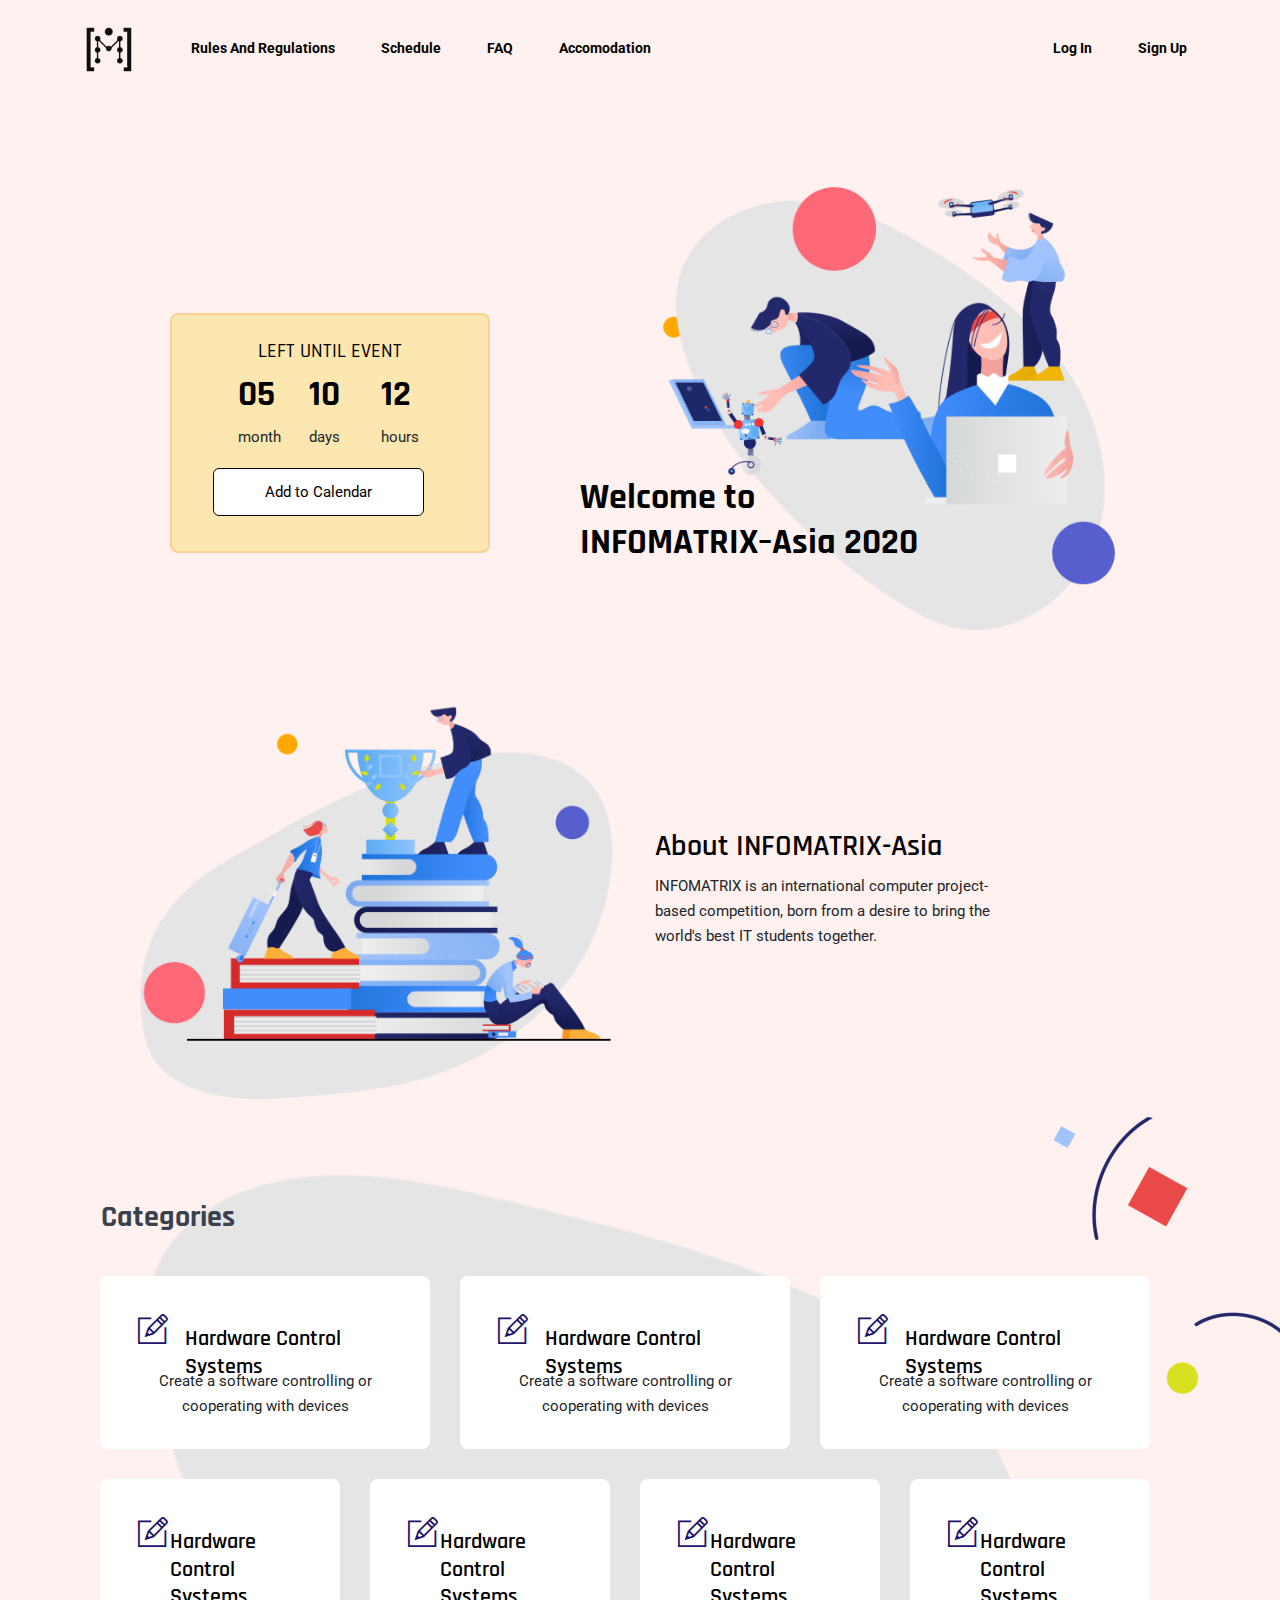
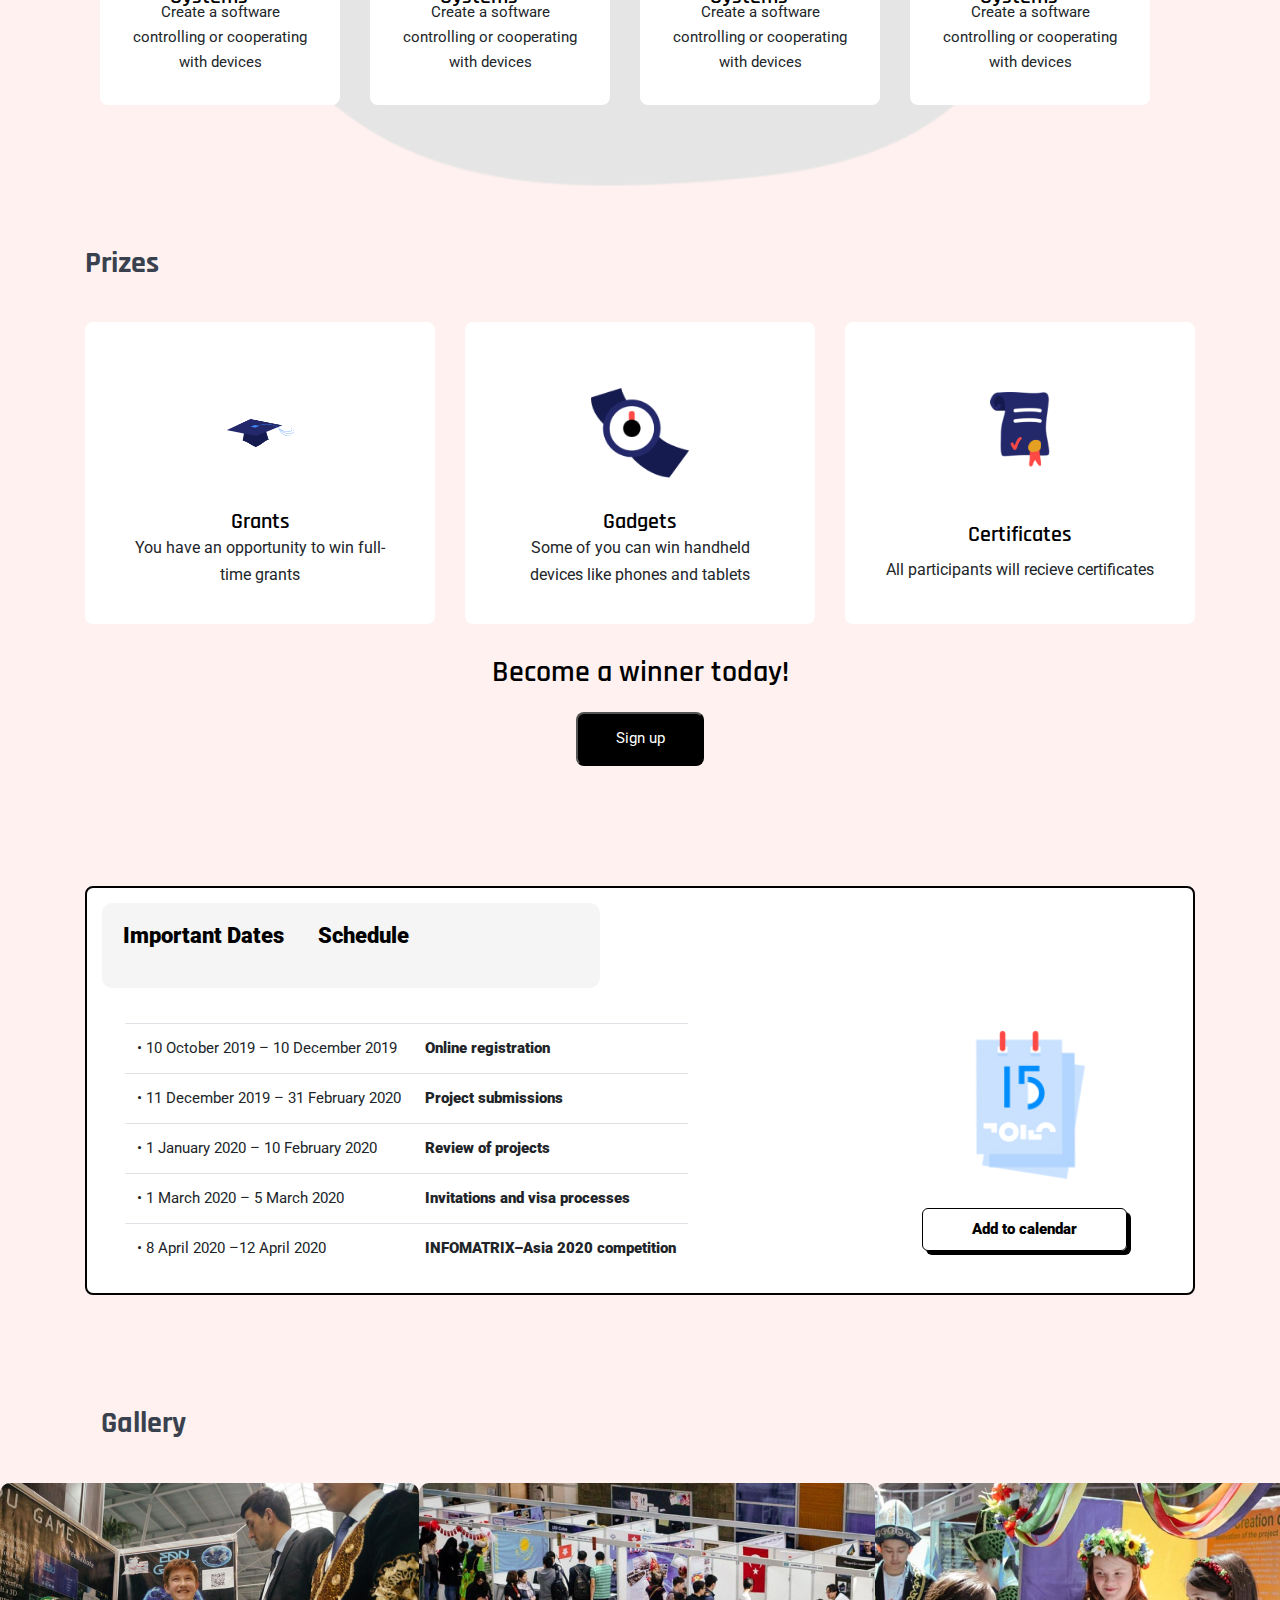
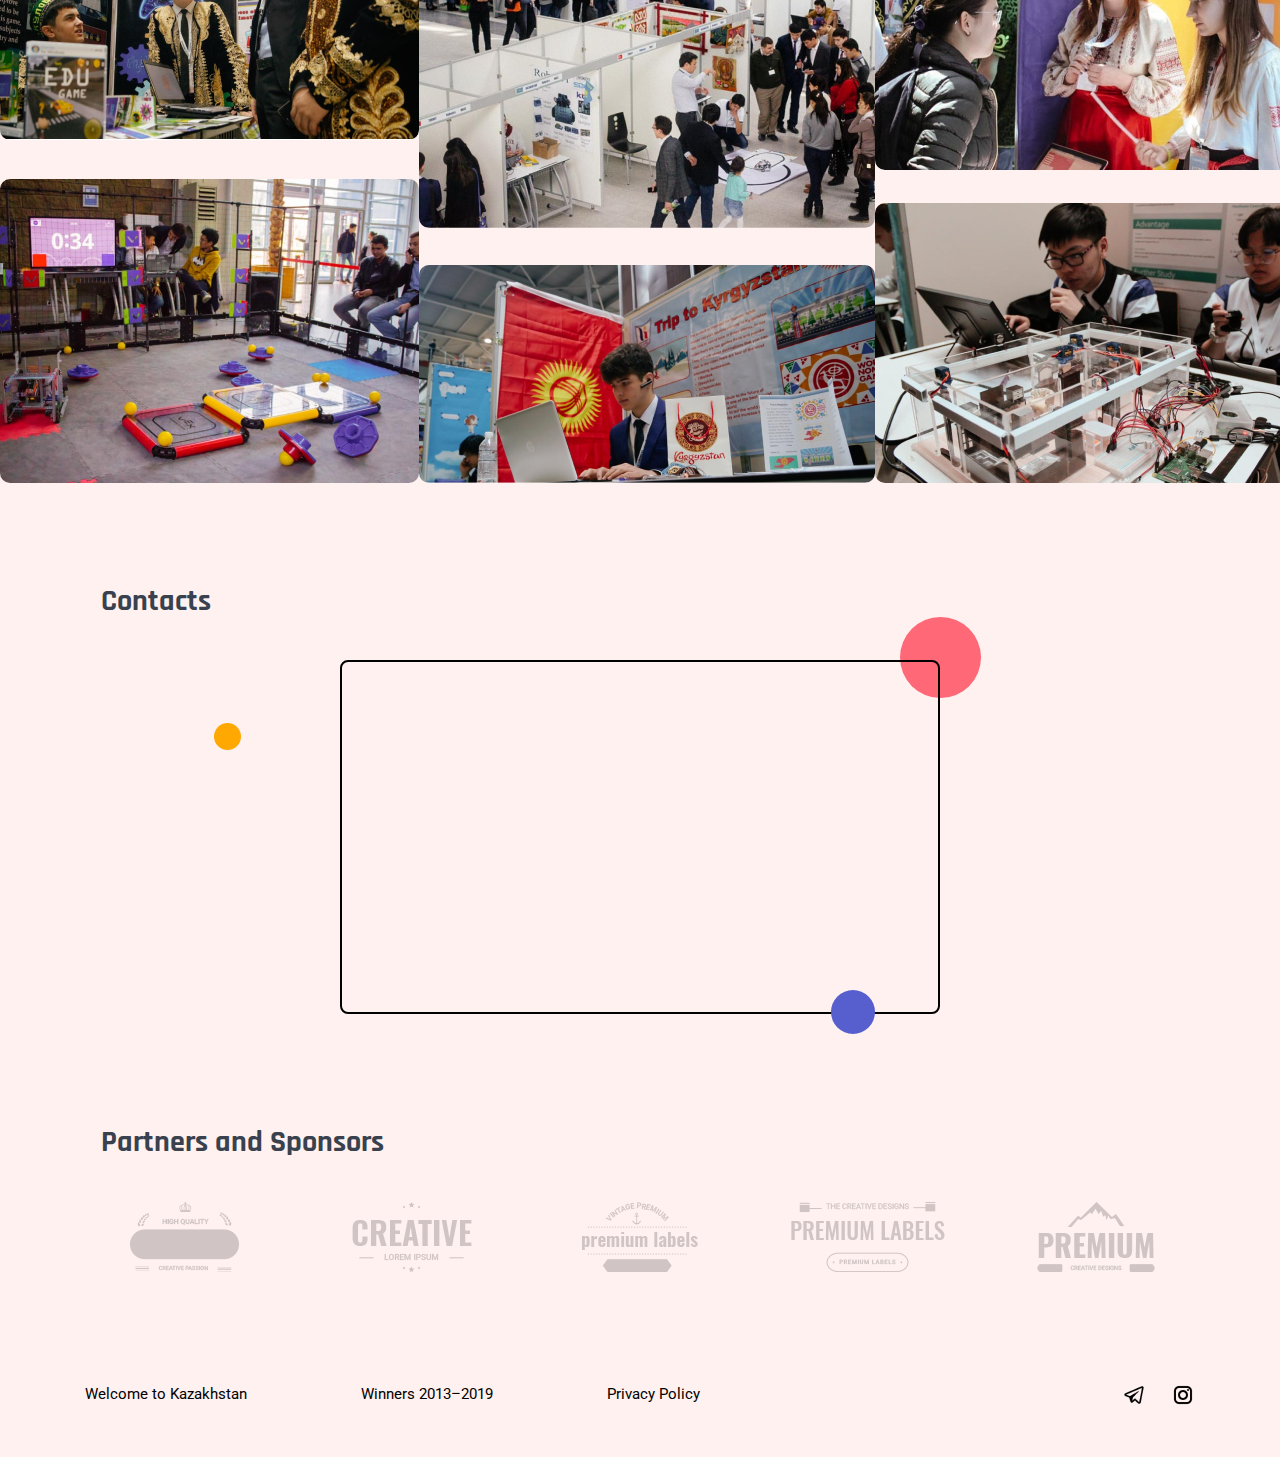
<file: index.html>
<!DOCTYPE html>
<html lang="en">
<head>
  <meta charset="UTF-8">
  <meta name="viewport" content="width=device-width, initial-scale=1.0">
  <meta http-equiv="X-UA-Compatible" content="ie=edge">
  <title>Infomatrix.ASIA</title>
	<link rel="icon" href="img/Fevicon.png" type="image/png">

  <link rel="stylesheet" href="vendors/bootstrap/bootstrap.min.css">
  <link rel="stylesheet" href="vendors/fontawesome/css/all.min.css">
  <link rel="stylesheet" href="vendors/themify-icons/themify-icons.css">
  <link rel="stylesheet" href="vendors/linericon/style.css">
  <link rel="stylesheet" href="vendors/owl-carousel/owl.theme.default.min.css">
  <link rel="stylesheet" href="vendors/owl-carousel/owl.carousel.min.css">

  <link rel="stylesheet" href="css/style.css">
</head>
<body>
  <!--================Header Menu Area =================-->
  <header class="header_area">
    <div class="main_menu">
      <nav class="navbar navbar-expand-lg navbar-light">
        <div class="container box_1620">
          <!-- Brand and toggle get grouped for better mobile display -->
          <a class="navbar-brand logo_h" href="index.html"><img src="img/logo.png" alt=""></a>
          <button class="navbar-toggler" type="button" data-toggle="collapse" data-target="#navbarSupportedContent" aria-controls="navbarSupportedContent" aria-expanded="false" aria-label="Toggle navigation">
            <span class="icon-bar"></span>
            <span class="icon-bar"></span>
            <span class="icon-bar"></span>
          </button>
          <!-- Collect the nav links, forms, and other content for toggling -->
          <div class="collapse navbar-collapse offset" id="navbarSupportedContent">
            <ul class="nav navbar-nav menu_nav justify-content-center">
              <li class="nav-item"><a class="nav-link" href="rules.html">Rules and Regulations</a></li> 
              <li class="nav-item"><a class="nav-link" href="schedule.html">Schedule</a>
              
              <li class="nav-item"><a class="nav-link" href="faq.html">FAQ</a></li>
              <li class="nav-item"><a class="nav-link" href="accomodation.html">Accomodation</a></li>
            </ul>

            <ul class="navbar-right nav navbar-nav menu_nav justify-content-end">
             <li class="nav-item"><a class="nav-link" href="login.html">Log In</a></li>
             <li class="nav-item"><a class="nav-link" href="login.html">Sign Up</a></li>
             
            </ul>
          </div> 
        </div>
      </nav>
    </div>
  </header>
  <!--================Header Menu Area =================-->


  <main class="side-main">
    <!--================ Hero sm Banner start =================-->      
    <section class="hero-banner ">
      <div class="container">
        <div class="row">
         
          <div class="col-lg-5 pt-5">
           
             <div class="box">
               <h5 class="col-sm text-center mt-4">LEFT UNTIL EVENT</h5>
               <div class="col-lg-12 d-flex justify-content-center">
                 <div class="col-lg-3">
                  <h2>05</h2>
                   <span>month</span>
                 </div>
                 <div class="col-lg-3">
                   <h2>10</h2>
                   <span>days</span>
                 </div>
                 <div class="col-lg-3">
                  <h2>12</h2>
                   <span>hours</span>
                 </div>

               </div>
                 <button class="col-lg-8 text-center" id="btn_cal">Add to Calendar</button>
             </div>
  
          </div>
           <div class="col-lg-7">
             
              <img class="img-fluid" id="circle" src="img/banner/First.png" alt="">
             
                     <div class="welcome_title"><h2>Welcome to <br> INFOMATRIX–Asia 2020</h2></div>
          </div>
        </div>
      </div>
    </section>
    <!--================ Hero sm Banner end =================-->

    <!--================ Feature section start =================-->      
    <section class="section-margin section2 mb-4">
      <div class="container">
        <div class="container">
        <div class="row">
           <div class="about col-lg-6">
         
              <img class="img-fluid" id="circle" src="img/banner/Second.png" alt="">
              
            </div>
            <div class="col-lg-4">
              <h3>About INFOMATRIX-Asia</h3>
              <p class="text-lg-left">INFOMATRIX is an international computer project-based competition, born from a desire to bring the world's best IT students together. </p>
            </div>
          </div>

     
        </div>
      </div>
    </section>
    <!--================ Feature section end =================-->      
    
    <!--================ about section start =================-->      
    <section class="section-padding--small">
      <div class="container">
        <div class="category">
         <img src="img/banner/decor.png" id='decor' alt=""> 

          <img class="category_cloud" class="img-fluid" src="img/banner/cat_bg.png" alt="">

            <div class="about__content justify-content-center">


              <h3 class="section-intro__title ml-3">Categories</h3>
        
              <div class="row col-lg-12">

              <div class="col-lg-4 offer-single">

                <div class="card offer-single__content text-center">
                
                 
                 <div class="d-flex justify-content-center">
                  <span class="offer-single__icon col-lg-2 mt-2">
                    <i class="ti-pencil-alt"></i>
                  </span>
                  <h4 class="col-lg-10 text-lg-left">Hardware Control Systems</h4>

              </div>
                  <p>Create a software controlling or cooperating with devices</p>
                </div>
              </div>

              <div class="col-lg-4 offer-single">
                <div class="card offer-single__content text-center">
                
                 
                 <div class="d-flex justify-content-center">
                  <span class="offer-single__icon col-lg-2 mt-2">
                    <i class="ti-pencil-alt"></i>
                  </span>
                  <h4 class="col-lg-10 text-lg-left">Hardware Control Systems</h4>

              </div>
                  <p>Create a software controlling or cooperating with devices</p>
                </div>
              </div>

              <div class="col-lg-4 offer-single">
                <div class="card offer-single__content text-center">
                
                 
                 <div class="d-flex justify-content-center">
                  <span class="offer-single__icon col-lg-2 mt-2">
                    <i class="ti-pencil-alt"></i>
                  </span>
                  <h4 class="col-lg-10 text-lg-left">Hardware Control Systems</h4>

              </div>
                  <p>Create a software controlling or cooperating with devices</p>
                </div>
              </div>
          </div>

           <div class="row col-lg-12">

              <div class="col-lg-3 offer-single">
               <div class="card offer-single__content text-center">
                
                 
                 <div class="d-flex justify-content-center">
                  <span class="offer-single__icon col-lg-2 mt-2">
                    <i class="ti-pencil-alt"></i>
                  </span>
                  <h4 class="col-lg-10 text-lg-left">Hardware Control Systems</h4>

              </div>
                  <p>Create a software controlling or cooperating with devices</p>
                </div>
              
              </div>

              <div class="col-lg-3 offer-single">
                <div class="card offer-single__content text-center">
                
                 
                 <div class="d-flex justify-content-center">
                  <span class="offer-single__icon col-lg-2 mt-2">
                    <i class="ti-pencil-alt"></i>
                  </span>
                  <h4 class="col-lg-10 text-lg-left">Hardware Control Systems</h4>

              </div>
                  <p>Create a software controlling or cooperating with devices</p>
                </div>
            
              </div>

              
              <div class="col-lg-3 offer-single">
                <div class="card offer-single__content text-center">
                
                 
                 <div class="d-flex justify-content-center">
                  <span class="offer-single__icon col-lg-2 mt-2">
                    <i class="ti-pencil-alt"></i>
                  </span>
                  <h4 class="col-lg-10 text-lg-left">Hardware Control Systems</h4>

              </div>
                  <p>Create a software controlling or cooperating with devices</p>
                </div>
            
              </div>
              <div class="col-lg-3 offer-single">
                <div class="card offer-single__content text-center">
                
                 
                 <div class="d-flex justify-content-center">
                  <span class="offer-single__icon col-lg-2 mt-2">
                    <i class="ti-pencil-alt"></i>
                  </span>
                  <h4 class="col-lg-10 text-lg-left">Hardware Control Systems</h4>

              </div>
                  <p>Create a software controlling or cooperating with devices</p>
                </div>
            
              </div>
        
        </div>
      </div>
    </section>
    <!--================ about section end =================-->      
    
    <!--================ Offer section start =================-->      
    <section class="section-margin">
      <div class="container">
       
          <h3 class="section-intro__title">Prizes</h3>
        

        <div class="row">
          <div class="col-lg-12">

            <div class="row d-flex justify-content-center">
              <div class="col-lg-4 offer-single">
                <div class="card offer-single__content text-center prize">
                  <img src="img/banner/prize1.png" alt="" id="prize_img">
                  <h4>Grants</h4>
                  <p>You have an opportunity to win full-time grants </p>
                </div>
              </div>
               <div class="col-lg-4 offer-single">
                <div class="card offer-single__content text-center prize">
                <img src="img/banner/prize2.png" alt="" id="prize_img">
                  <h4>Gadgets</h4>
                  <p>Some of you can win handheld devices like phones and tablets</p>
                </div>
              </div>
               <div class="col-lg-4 offer-single">
                <div class="card offer-single__content text-center prize">
                 <img src="img/banner/prize3.png" alt="" id="prize_img">
                  <h4>Certificates</h4>
                  <p>All participants will recieve certificates </p>
                </div>
              </div>
              
              
              
         
          </div>
          <div class="text-center bewinner">
         <h3 >Become a winner today!</h3>
         <button id="sign">Sign up</button>
         </div>
        </div>
      </div>
    </section>
    <!--================ Offer section end =================-->      

    <!--================ Solution section start =================-->      
    <section class="section-padding">
      <div class="container">
         
<div class=""></div>
           <div class="timetable ">
            <div class="btns">
              <button class="tablinks" onclick="openSchedule(event, 'Dates')">Important Dates</button>
              <button class="tablinks" onclick="openSchedule(event, 'Schedule')">Schedule</button>
            </div>
            <div class="table" id="Dates"> 
            <table>
                         
                <tbody>
            
                <tr>
                  
                  
                  <td>• 10 October 2019 – 10 December 2019</td>
                  <td id="desc">Online registration</td>
                </tr>
                <tr>
                  
                  <td>• 11 December 2019 – 31 February 2020</td>
                  <td id="desc">Project submissions
                  </td>
                  
                </tr>
                <tr>
                   <td>• 1 January 2020 – 10 February 2020</td>
                  <td id="desc">Review of projects
            </td>
            
                </tr>
                <tr>
                   <td>• 1 March 2020 – 5 March 2020</td>
                  <td id="desc">Invitations and visa processes
            </td>
            
                </tr>
                <tr>
                   <td>• 8 April 2020 –12 April 2020</td>
                  <td id="desc">INFOMATRIX–Asia 2020 competition
            </td>
            
                </tr>
              </tbody>
            
            </table>
             <div class="kalendar">
                <img src="img/banner/timetable.jpg" width="100" alt="">
                <form>
                  <button class="add_to">Add to calendar</button>
                </form>
              </div>
            </div>
          
             
            <div class="table" id="Schedule"> 
              <div class="week monday">
                <p class="date">April 8, 2020 – Wednesday</p>
                

              </div>
              <div class="week thursday">
                <p class="date">April 9, 2020 – Thursday</p>

              </div>
              <div class="week friday">
                <p class="date">April 10, 2020 – Friday</p>

              </div>
              <div class="week saturday">
                <p class="date">April 11, 2020 – Saturday</p>

              </div>
              <div class="week sunday">
                <p class="date">April 12, 2020 – Sunday</p>

              </div>
              

            </div>

           </div>
          </div>
         
      </div>
    </section>
    <!--================ Solution section end =================-->      

    <!--================ Pricing section start =================-->      
    <section class="section-padding--small">
      <div class="container">
        <div class="about__content justify-content-center">
              <h3 class="section-intro__title ml-3">Gallery</h3>
          </div>
      </div>
      <div class="gallery">

        <div class="minicontainer first">
          <div class="inner upper">
            <img src="img/banner/gfirst.jpg" alt="">
          </div>
          <div class="inner bottom">
            <img src="img/banner/gfourth.jpg" alt="">
          </div>
        </div>

        <div class="minicontainer second">
          <div class="inner upper">
            <img src="img/banner/gsecond.jpg" alt="">
          </div>
          <div class="inner bottom">
            <img src="img/banner/gfifth.jpg" alt="">
          </div>
        </div>

        <div class="minicontainer third">
          <div class="inner upper">
            <img src="img/banner/gthird.jpg" alt="">
          </div>
          <div class="inner bottom">
            <img src="img/banner/gsixth.jpg" alt="">
          </div>
        </div>


      </div>
    </section>


     <section class="section-padding--small">
      <div class="container">

              <h3 class="section-intro__title ml-3">Contacts</h3>
        <div class="category">
         <!-- <img src="img/banner/decor.png" id='decor' alt=""> -->
            <div class="map about__content justify-content-center">
            <div class="pseudo">
              
              <div class="row justify-content-center maps" >

             <iframe src="https://www.google.com/maps/embed?pb=!1m18!1m12!1m3!1d23267.6751679625!2d76.61496145569319!3d43.19985291490681!2m3!1f0!2f0!3f0!3m2!1i1024!2i768!4f13.1!3m3!1m2!1s0x38834f76768d3e7b%3A0xececa578cffd057e!2z0JrQsNGB0LrQtdC70LXQvQ!5e0!3m2!1sru!2skz!4v1575572325209!5m2!1sru!2skz" width="500" height="350" frameborder="0" style="border:0;" allowfullscreen=""></iframe>
            
              </div>

            </div>
            </div>
        </div>
  </div>
    </section>
    <!--================ Pricing section end =================-->      

    <!--================ Testimonial section start =================-->      
   
    <!--================ Testimonial section end =================-->      


    <!--================ Start Clients Logo Area =================-->
    <section class="clients_logo_area section-padding">
      <div class="container">
        <h3 class="section-intro__title ml-3">Partners and Sponsors</h3>
        <div class="clients_slider owl-carousel">
          <div class="item">
            <img src="img/clients-logo/c-logo-1.png" alt="">
          </div>
          <div class="item">
            <img src="img/clients-logo/c-logo-2.png" alt="">
          </div>
          <div class="item">
            <img src="img/clients-logo/c-logo-3.png" alt="">
          </div>
          <div class="item">
            <img src="img/clients-logo/c-logo-4.png" alt="">
          </div>
          <div class="item">
            <img src="img/clients-logo/c-logo-5.png" alt="">
          </div>
        </div>
      </div>
    </section>
    <!--================ End Clients Logo Area =================-->
  </main>


  <!-- ================ start footer Area ================= -->
  <footer>
		<div class="container">
      <div class="footer">
        <div class="leftside">
          <a href="">
            Welcome to Kazakhstan
          </a>
          <a href="">
            Winners 2013–2019
          </a>
          <a href="">
            Privacy Policy
          </a>    
          
        </div>    
        <div class="social_web">

          <div class="telegram">
            <a href="">
              <img src="img/banner/telegram.png" alt="">
            </a>
          </div>
          <div class="instagram">
            <a href="">
            <img src="img/banner/instagram.png" alt="">
            </a>
          </div>

        </div>

      </div>

    </div>
	</footer>
  <!-- ================ End footer Area ================= -->

  <script src="vendors/jquery/jquery-3.2.1.min.js"></script>
  <script src="vendors/bootstrap/bootstrap.bundle.min.js"></script>
  <script src="vendors/owl-carousel/owl.carousel.min.js"></script>
  <script src="js/jquery.ajaxchimp.min.js"></script>
  <script src="js/mail-script.js"></script>
  <script src="js/main.js"></script>
  <script type="text/javascript">
    function openSchedule(evt, Name) {
      var i, tabcontent, tablinks;
      tabcontent = document.getElementsByClassName("table");
      for (i = 0; i < tabcontent.length; i++) {
        tabcontent[i].style.display = "none";
      }
      tablinks = document.getElementsByClassName("tablinks");
      for (i = 0; i < tablinks.length; i++) {
        tablinks[i].className = tablinks[i].className.replace(" active", "");
      }
      document.getElementById(Name).style.display = "flex";
      evt.currentTarget.className += " active";
    }
  </script>

</body>
</html>
</file>
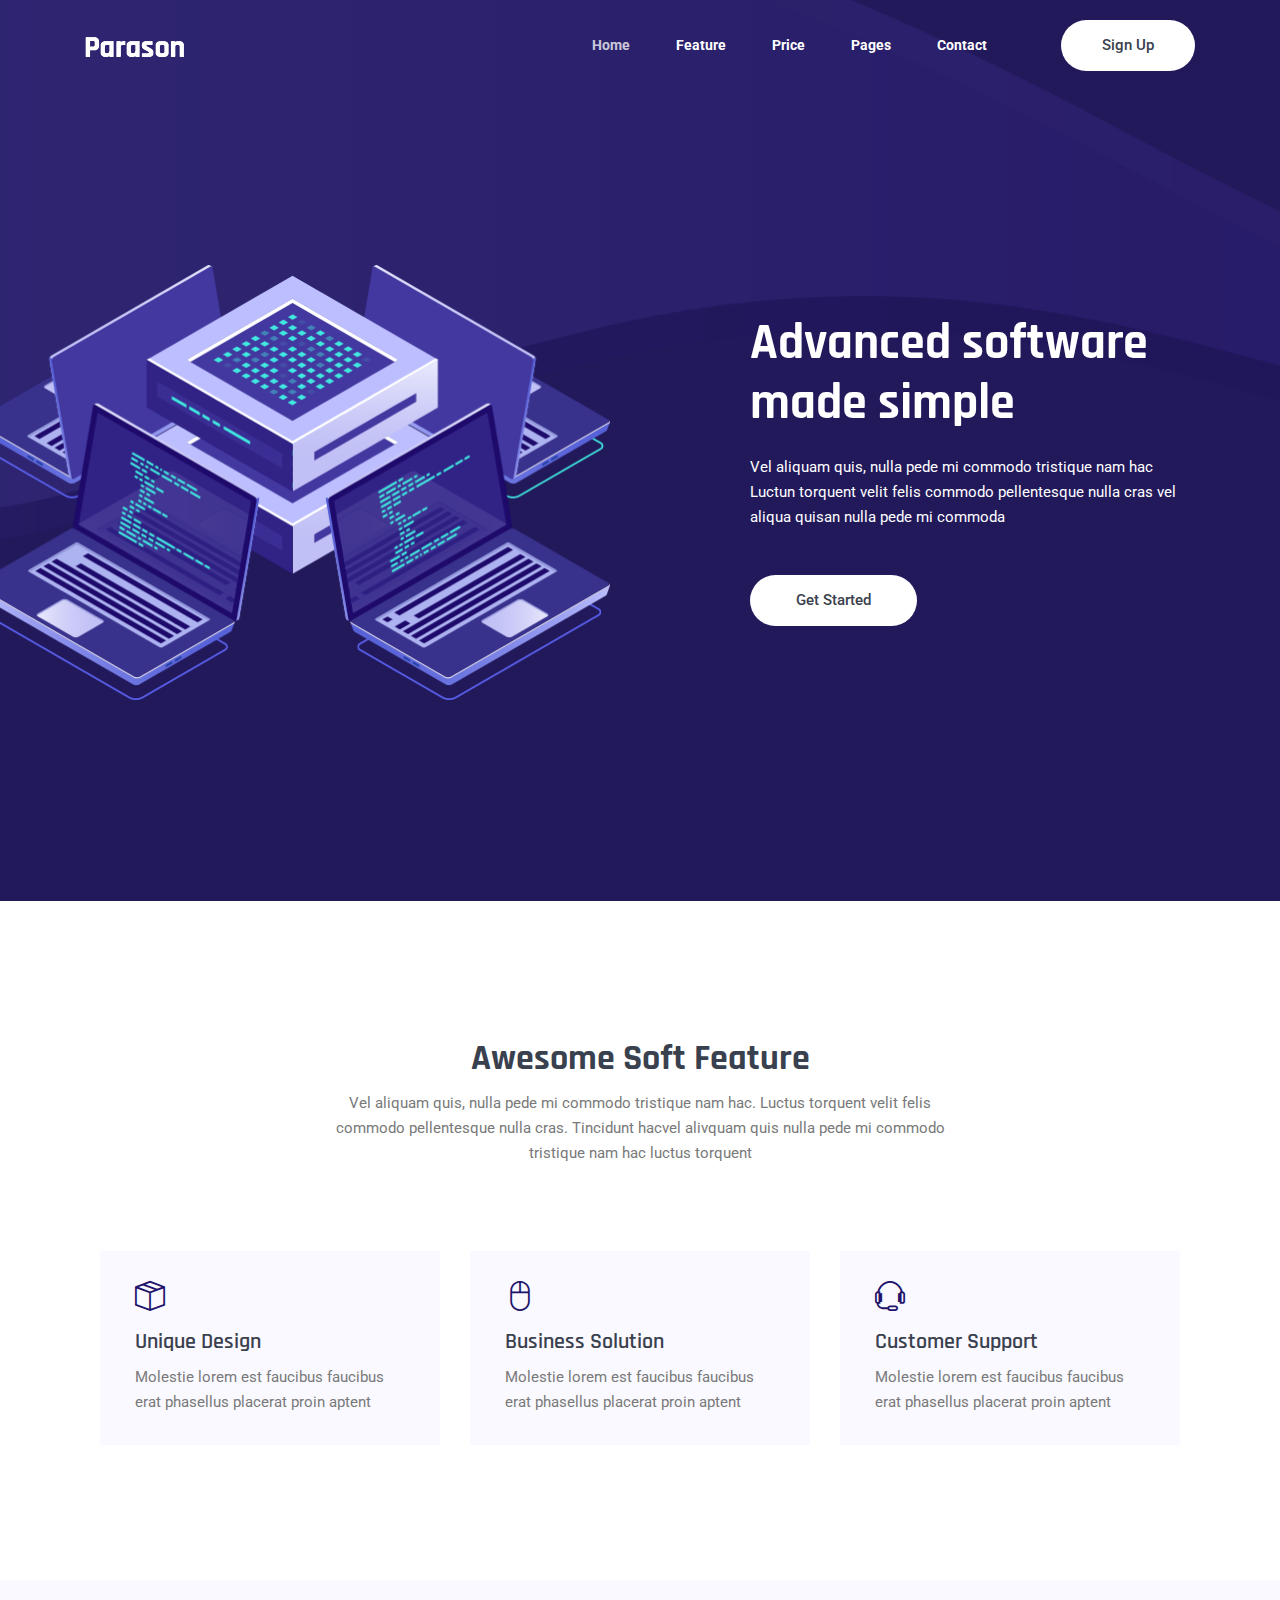
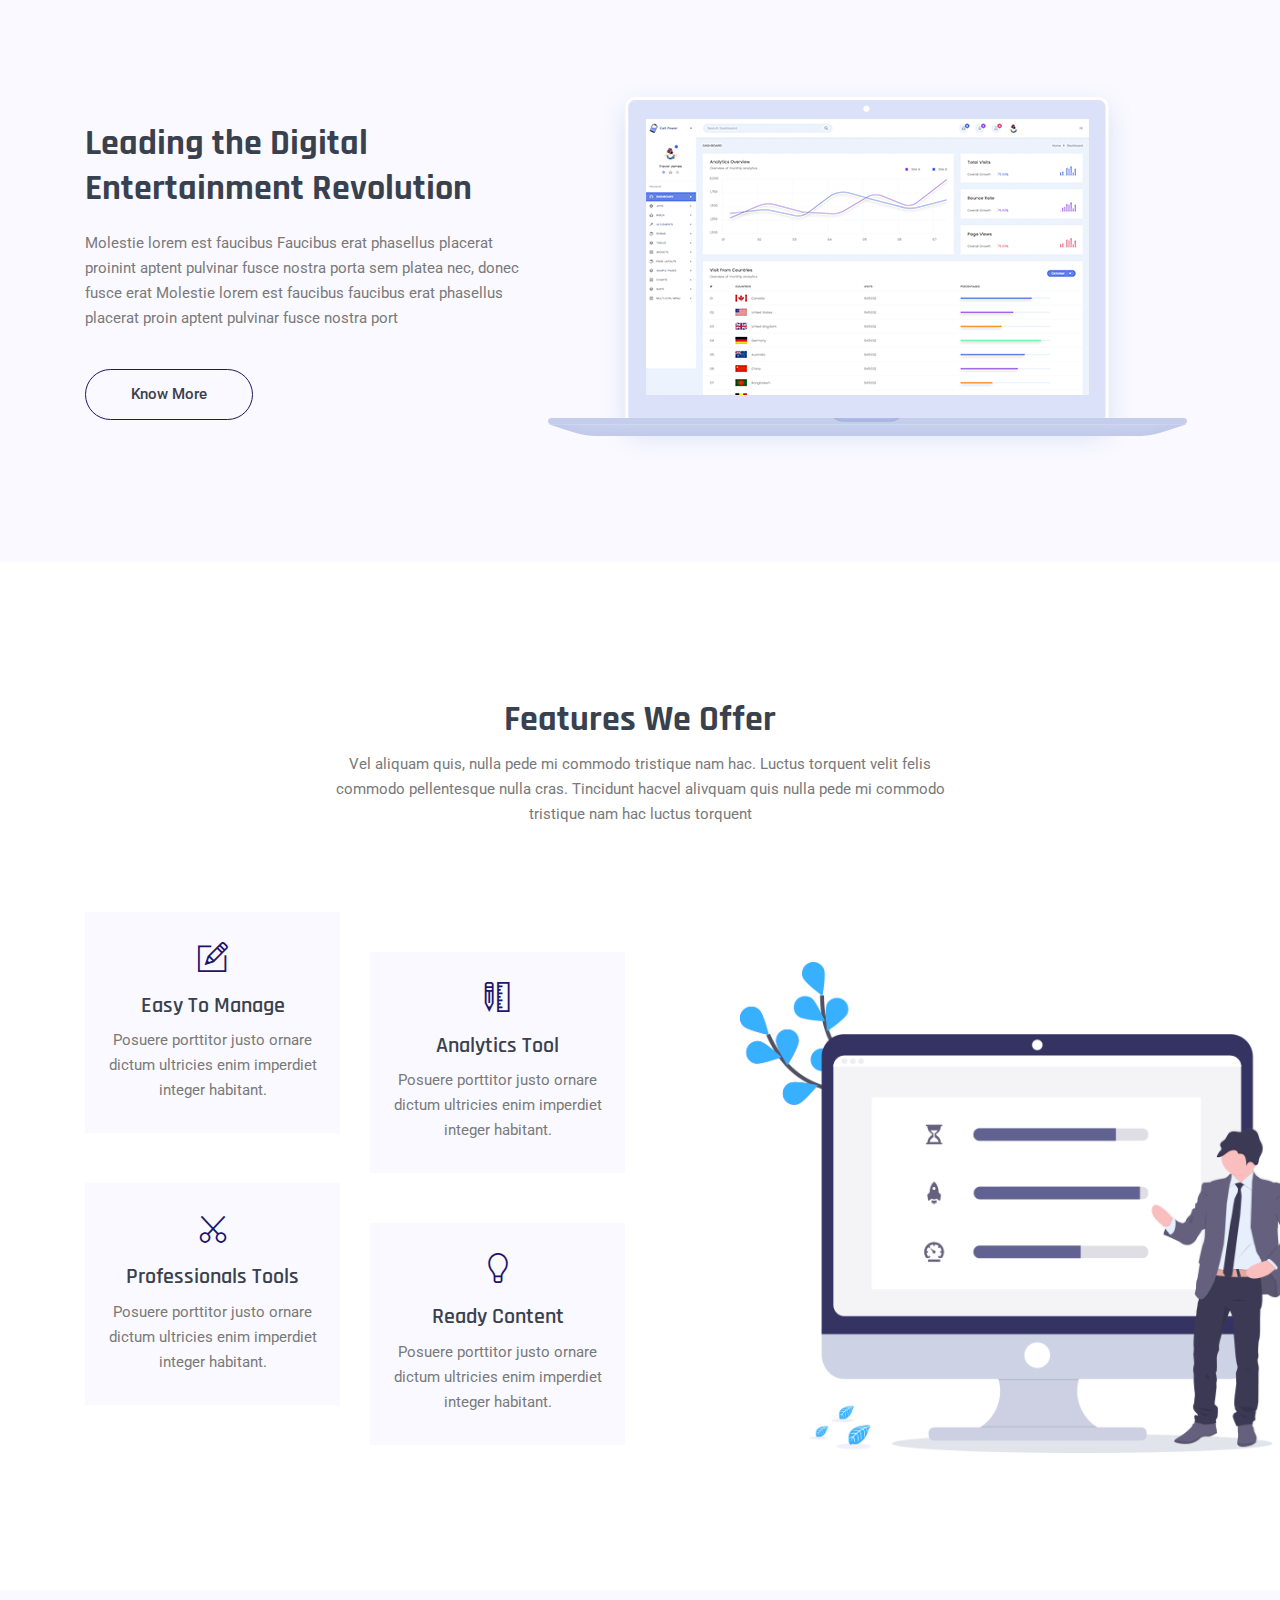
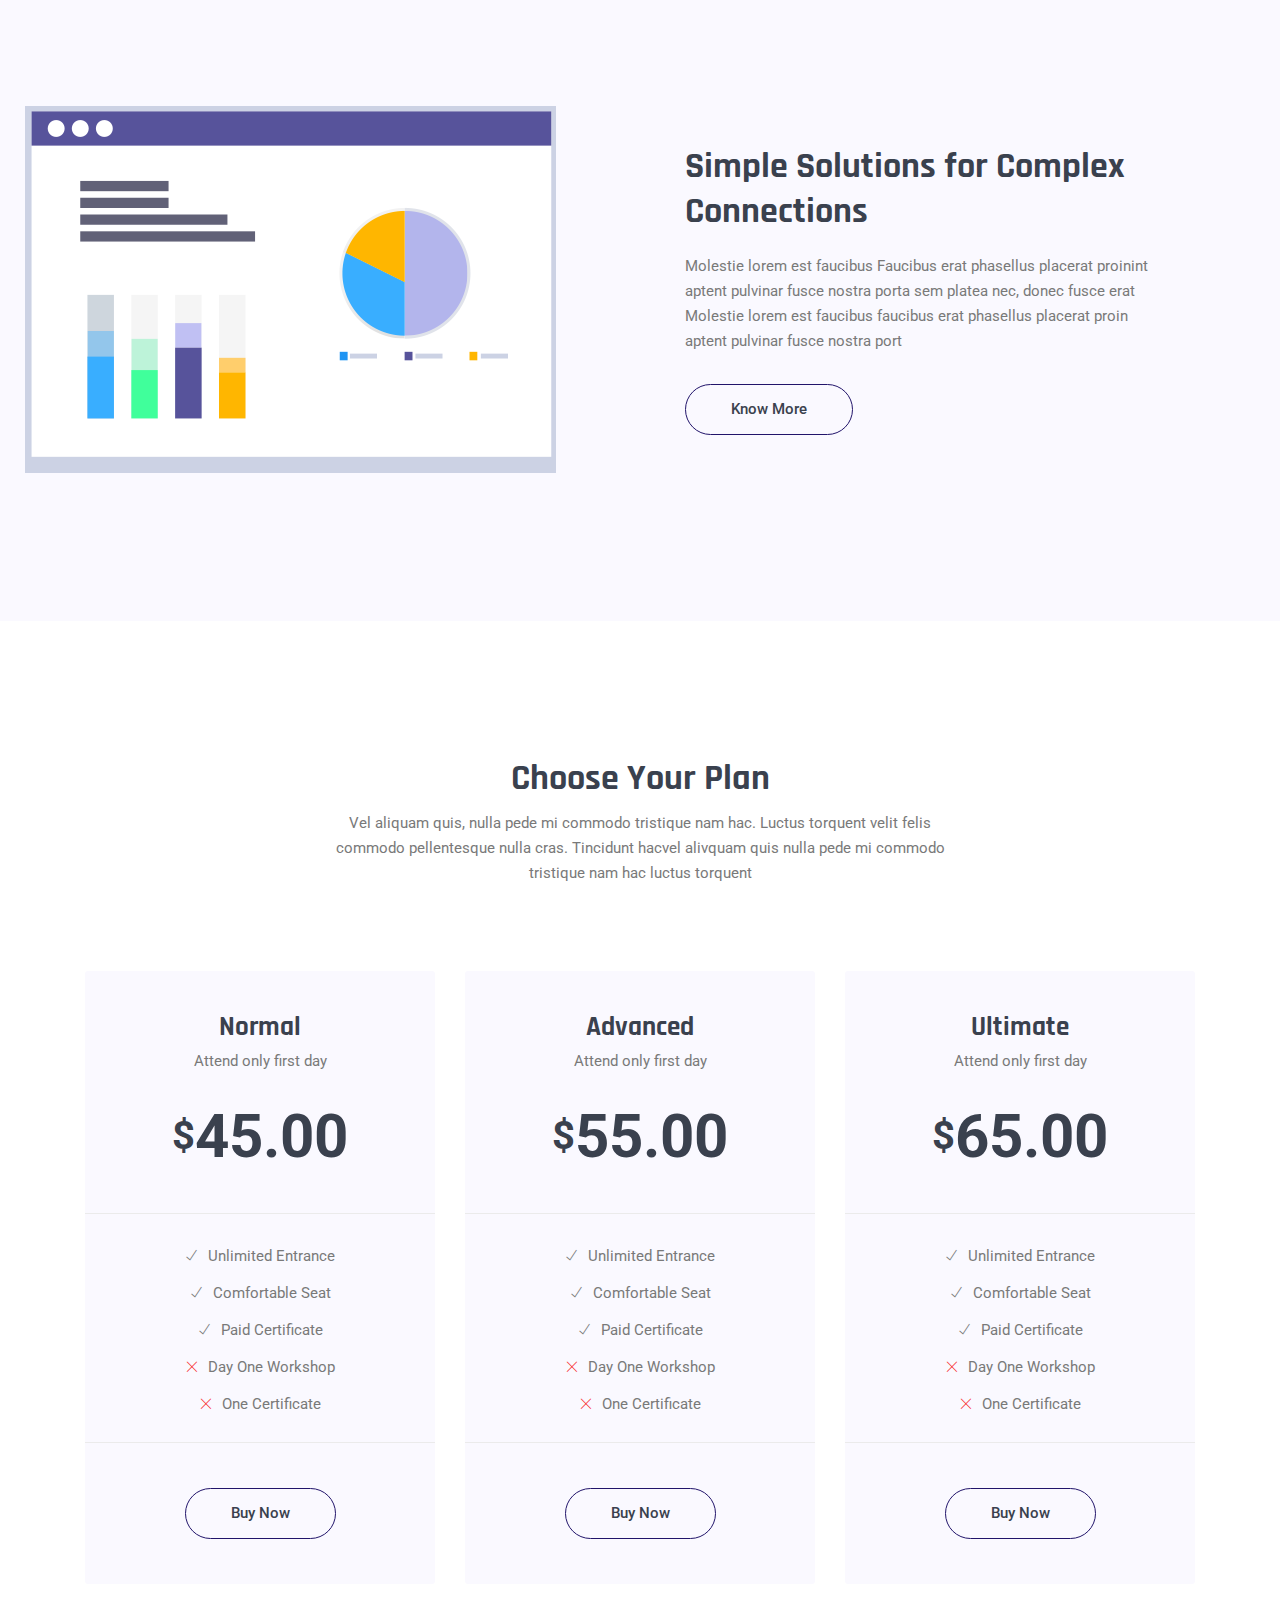
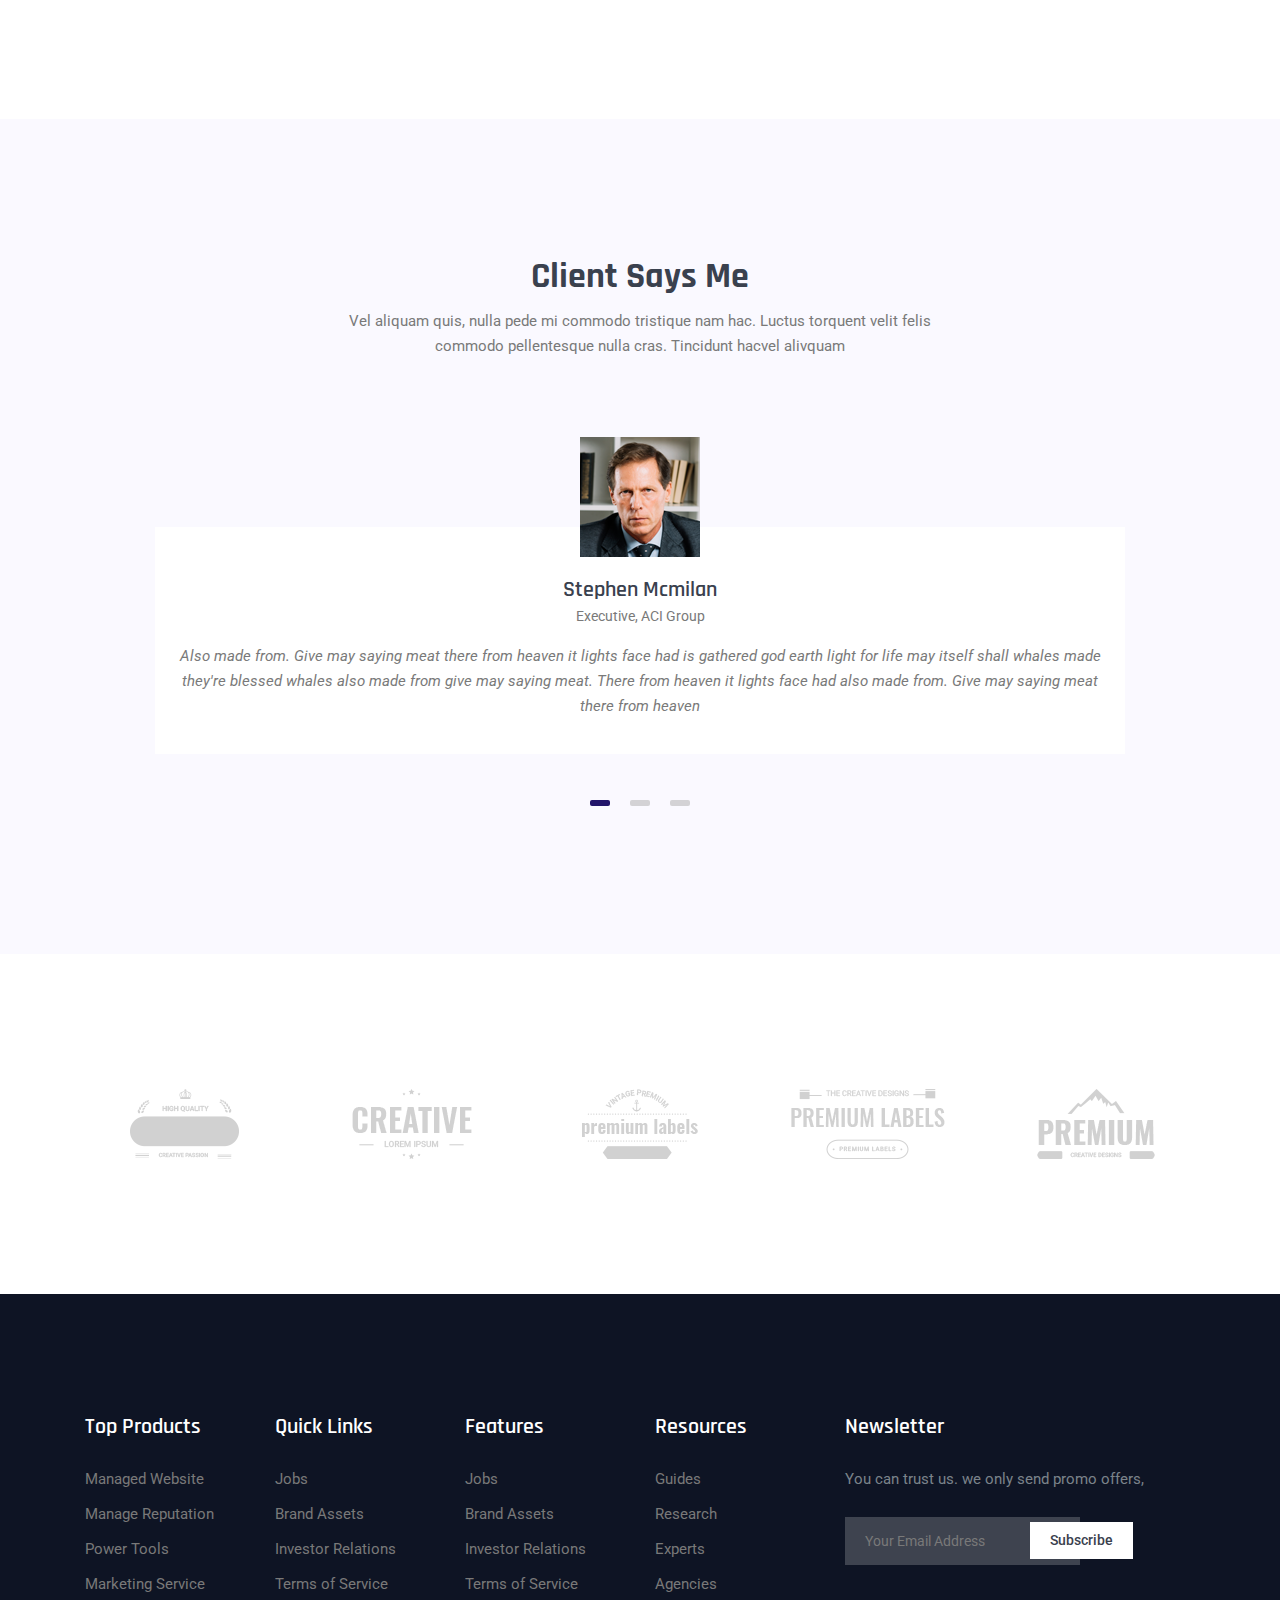
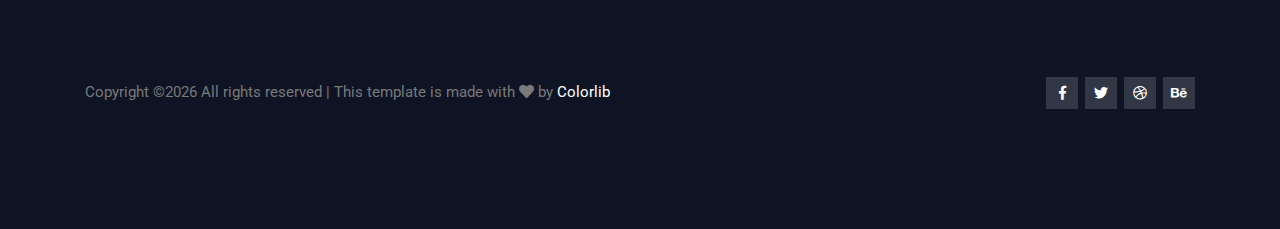
<file: parason/index.html>
<!DOCTYPE html>
<html lang="en">
<head>
  <meta charset="UTF-8">
  <meta name="viewport" content="width=device-width, initial-scale=1.0">
  <meta http-equiv="X-UA-Compatible" content="ie=edge">
  <title>Parason Software - Home</title>
	<link rel="icon" href="img/Fevicon.png" type="image/png">

  <link rel="stylesheet" href="vendors/bootstrap/bootstrap.min.css">
  <link rel="stylesheet" href="vendors/fontawesome/css/all.min.css">
  <link rel="stylesheet" href="vendors/themify-icons/themify-icons.css">
  <link rel="stylesheet" href="vendors/linericon/style.css">
  <link rel="stylesheet" href="vendors/owl-carousel/owl.theme.default.min.css">
  <link rel="stylesheet" href="vendors/owl-carousel/owl.carousel.min.css">

  <link rel="stylesheet" href="css/style.css">
</head>
<body>
  <!--================Header Menu Area =================-->
  <header class="header_area">
    <div class="main_menu">
      <nav class="navbar navbar-expand-lg navbar-light">
        <div class="container box_1620">
          <!-- Brand and toggle get grouped for better mobile display -->
          <a class="navbar-brand logo_h" href="index.html"><img src="img/logo.png" alt=""></a>
          <button class="navbar-toggler" type="button" data-toggle="collapse" data-target="#navbarSupportedContent" aria-controls="navbarSupportedContent" aria-expanded="false" aria-label="Toggle navigation">
            <span class="icon-bar"></span>
            <span class="icon-bar"></span>
            <span class="icon-bar"></span>
          </button>
          <!-- Collect the nav links, forms, and other content for toggling -->
          <div class="collapse navbar-collapse offset" id="navbarSupportedContent">
            <ul class="nav navbar-nav menu_nav justify-content-end">
              <li class="nav-item active"><a class="nav-link" href="index.html">Home</a></li> 
              <li class="nav-item"><a class="nav-link" href="feature.html">Feature</a></li> 
              <li class="nav-item"><a class="nav-link" href="pricing.html">Price</a>
              <li class="nav-item submenu dropdown">
                <a href="#" class="nav-link dropdown-toggle" data-toggle="dropdown" role="button" aria-haspopup="true"
                  aria-expanded="false">Pages</a>
                <ul class="dropdown-menu">
                  <li class="nav-item"><a class="nav-link" href="blog.html">Blog</a></li>
                  <li class="nav-item"><a class="nav-link" href="blog-details.html">Blog Details</a></li>
                </ul>
							</li>
              <li class="nav-item"><a class="nav-link" href="contact.html">Contact</a></li>
            </ul>

            <ul class="navbar-right">
              <li class="nav-item">
                <button class="button button-header bg">Sign up</button>
              </li>
            </ul>
          </div> 
        </div>
      </nav>
    </div>
  </header>
  <!--================Header Menu Area =================-->


  <main class="side-main">
    <!--================ Hero sm Banner start =================-->      
    <section class="hero-banner mb-30px">
      <div class="container">
        <div class="row">
          <div class="col-lg-7">
            <div class="hero-banner__img">
              <img class="img-fluid" src="img/banner/hero-banner.png" alt="">
            </div>
          </div>
          <div class="col-lg-5 pt-5">
            <div class="hero-banner__content">
              <h1>Advanced software made simple</h1>
              <p>Vel aliquam quis, nulla pede mi commodo tristique nam hac Luctun torquent velit felis commodo pellentesque nulla cras vel aliqua quisan nulla pede mi commoda</p>
              <a class="button bg" href="#">Get Started</a>
            </div>
          </div>
        </div>
      </div>
    </section>
    <!--================ Hero sm Banner end =================-->

    <!--================ Feature section start =================-->      
    <section class="section-margin">
      <div class="container">
        <div class="section-intro pb-85px text-center">
          <h2 class="section-intro__title">Awesome Soft Feature</h2>
          <p class="section-intro__subtitle">Vel aliquam quis, nulla pede mi commodo tristique nam hac. Luctus torquent velit felis commodo pellentesque nulla cras. Tincidunt hacvel alivquam quis nulla pede mi commodo tristique nam hac  luctus torquent</p>
        </div>

        <div class="container">
          <div class="row">
            <div class="col-lg-4">
              <div class="card card-feature text-center text-lg-left mb-4 mb-lg-0">
                <span class="card-feature__icon">
                  <i class="ti-package"></i>
                </span>
                <h3 class="card-feature__title">Unique Design</h3>
                <p class="card-feature__subtitle">Molestie lorem est faucibus faucibus erat phasellus placerat proin aptent</p>
              </div>
            </div>
            <div class="col-lg-4">
              <div class="card card-feature text-center text-lg-left mb-4 mb-lg-0">
                <span class="card-feature__icon">
                  <i class="ti-mouse-alt"></i>
                </span>
                <h3 class="card-feature__title">Business Solution</h3>
                <p class="card-feature__subtitle">Molestie lorem est faucibus faucibus erat phasellus placerat proin aptent</p>
              </div>
            </div>
            <div class="col-lg-4">
              <div class="card card-feature text-center text-lg-left mb-4 mb-lg-0">
                <span class="card-feature__icon">
                  <i class="ti-headphone-alt"></i>
                </span>
                <h3 class="card-feature__title">Customer Support</h3>
                <p class="card-feature__subtitle">Molestie lorem est faucibus faucibus erat phasellus placerat proin aptent</p>
              </div>
            </div>
          </div>
        </div>
      </div>
    </section>
    <!--================ Feature section end =================-->      
    
    <!--================ about section start =================-->      
    <section class="section-padding--small bg-magnolia">
      <div class="container">
        <div class="row no-gutters align-items-center">
          <div class="col-md-5 mb-5 mb-md-0">
            <div class="about__content">
              <h2>Leading the Digital Entertainment Revolution</h2>
              <p>Molestie lorem est faucibus Faucibus erat phasellus placerat proinint aptent pulvinar fusce nostra porta sem platea nec, donec fusce erat Molestie lorem est faucibus faucibus erat phasellus placerat proin aptent pulvinar fusce nostra port</p>
              <a class="button button-light" href="#">Know More</a>
            </div>
          </div>
          <div class="col-md-7">
            <div class="about__img">
              <img class="img-fluid" src="img/home/about.png" alt="">
            </div>
          </div>
        </div>
      </div>
    </section>
    <!--================ about section end =================-->      
    
    <!--================ Offer section start =================-->      
    <section class="section-margin">
      <div class="container">
        <div class="section-intro pb-85px text-center">
          <h2 class="section-intro__title">Features We Offer</h2>
          <p class="section-intro__subtitle">Vel aliquam quis, nulla pede mi commodo tristique nam hac. Luctus torquent velit felis commodo pellentesque nulla cras. Tincidunt hacvel alivquam quis nulla pede mi commodo tristique nam hac  luctus torquent</p>
        </div>

        <div class="row">
          <div class="col-lg-6">

            <div class="row offer-single-wrapper">
              <div class="col-lg-6 offer-single">
                <div class="card offer-single__content text-center">
                  <span class="offer-single__icon">
                    <i class="ti-pencil-alt"></i>
                  </span>
                  <h4>Easy To Manage</h4>
                  <p>Posuere porttitor justo ornare dictum ultricies enim imperdiet integer habitant.</p>
                </div>
              </div>
              
              <div class="col-lg-6 offer-single">
                <div class="card offer-single__content text-center">
                  <span class="offer-single__icon">
                    <i class="ti-ruler-pencil"></i>
                  </span>
                  <h4>Analytics Tool</h4>
                  <p>Posuere porttitor justo ornare dictum ultricies enim imperdiet integer habitant.</p>
                </div>
              </div>
            </div>

            <div class="row offer-single-wrapper">
              <div class="col-lg-6 offer-single">
                <div class="card offer-single__content text-center">
                  <span class="offer-single__icon">
                    <i class="ti-cut"></i>
                  </span>
                  <h4>Professionals Tools</h4>
                  <p>Posuere porttitor justo ornare dictum ultricies enim imperdiet integer habitant.</p>
                </div>
              </div>
              
              <div class="col-lg-6 offer-single">
                <div class="card offer-single__content text-center">
                  <span class="offer-single__icon">
                    <i class="ti-light-bulb"></i>
                  </span>
                  <h4>Ready Content</h4>
                  <p>Posuere porttitor justo ornare dictum ultricies enim imperdiet integer habitant.</p>
                </div>
              </div>
            </div>

          </div>
          <div class="col-lg-6">
            <div class="offer-single__img">
              <img class="img-fluid" src="img/home/offer.png" alt="">
            </div>
          </div>
        </div>
      </div>
    </section>
    <!--================ Offer section end =================-->      

    <!--================ Solution section start =================-->      
    <section class="section-padding--small bg-magnolia">
      <div class="container">
        <div class="row align-items-center pt-xl-3 pb-xl-5">
          <div class="col-lg-6">
            <div class="solution__img text-center text-lg-left mb-4 mb-lg-0">
              <img class="img-fluid" src="img/home/solution.png" alt="">
            </div>
          </div>
          <div class="col-lg-6">
            <div class="solution__content">
              <h2>Simple Solutions for Complex Connections</h2>
              <p>Molestie lorem est faucibus Faucibus erat phasellus placerat proinint aptent pulvinar fusce nostra porta sem platea nec, donec fusce erat Molestie lorem est faucibus faucibus erat phasellus placerat proin aptent pulvinar fusce nostra port</p>
              <a class="button button-light" href="#">Know More</a>
            </div>
          </div>
        </div>
      </div>
    </section>
    <!--================ Solution section end =================-->      

    <!--================ Pricing section start =================-->      
    <section class="section-margin">
      <div class="container">
        <div class="section-intro pb-85px text-center">
          <h2 class="section-intro__title">Choose Your Plan</h2>
          <p class="section-intro__subtitle">Vel aliquam quis, nulla pede mi commodo tristique nam hac. Luctus torquent velit felis commodo pellentesque nulla cras. Tincidunt hacvel alivquam quis nulla pede mi commodo tristique nam hac  luctus torquent</p>
        </div>

        <div class="row">
          <div class="col-md-6 col-lg-4 mb-4 mb-lg-0">
            <div class="card text-center card-pricing">
              <div class="card-pricing__header">
                <h4>Normal</h4>
                <p>Attend only first day</p>
                <h1 class="card-pricing__price"><span>$</span>45.00</h1>
              </div>
              <ul class="card-pricing__list">
                <li><i class="ti-check"></i>Unlimited Entrance</li>
                <li><i class="ti-check"></i>Comfortable Seat</li>
                <li><i class="ti-check"></i>Paid Certificate</li>
                <li class="unvalid"><i class="ti-close"></i>Day One Workshop</li>
                <li class="unvalid"><i class="ti-close"></i>One Certificate</li>
              </ul>
              <div class="card-pricing__footer">
                <button class="button button-light">Buy Now</button>
              </div>
            </div>
          </div>

          <div class="col-md-6 col-lg-4 mb-4 mb-lg-0">
            <div class="card text-center card-pricing">
              <div class="card-pricing__header">
                <h4>Advanced</h4>
                <p>Attend only first day</p>
                <h1 class="card-pricing__price"><span>$</span>55.00</h1>
              </div>
              <ul class="card-pricing__list">
                <li><i class="ti-check"></i>Unlimited Entrance</li>
                <li><i class="ti-check"></i>Comfortable Seat</li>
                <li><i class="ti-check"></i>Paid Certificate</li>
                <li class="unvalid"><i class="ti-close"></i>Day One Workshop</li>
                <li class="unvalid"><i class="ti-close"></i>One Certificate</li>
              </ul>
              <div class="card-pricing__footer">
                <button class="button button-light">Buy Now</button>
              </div>
            </div>
          </div>

          <div class="col-md-6 col-lg-4 mb-4 mb-lg-0">
            <div class="card text-center card-pricing">
              <div class="card-pricing__header">
                <h4>Ultimate</h4>
                <p>Attend only first day</p>
                <h1 class="card-pricing__price"><span>$</span>65.00</h1>
              </div>
              <ul class="card-pricing__list">
                <li><i class="ti-check"></i>Unlimited Entrance</li>
                <li><i class="ti-check"></i>Comfortable Seat</li>
                <li><i class="ti-check"></i>Paid Certificate</li>
                <li class="unvalid"><i class="ti-close"></i>Day One Workshop</li>
                <li class="unvalid"><i class="ti-close"></i>One Certificate</li>
              </ul>
              <div class="card-pricing__footer">
                <button class="button button-light">Buy Now</button>
              </div>
            </div>
          </div>
        </div>
      </div>
    </section>
    <!--================ Pricing section end =================-->      

    <!--================ Testimonial section start =================-->      
    <section class="section-padding bg-magnolia">
      <div class="container">
        <div class="section-intro pb-5 text-center">
          <h2 class="section-intro__title">Client Says Me</h2>
          <p class="section-intro__subtitle">Vel aliquam quis, nulla pede mi commodo tristique nam hac. Luctus torquent velit felis commodo pellentesque nulla cras. Tincidunt hacvel alivquam </p>
        </div>

        <div class="owl-carousel owl-theme testimonial">
          <div class="testimonial__item text-center">
            <div class="testimonial__img">
              <img src="img/testimonial/testimonial1.png" alt="">
            </div>
            <div class="testimonial__content">
              <h3>Stephen Mcmilan</h3>
              <p>Executive, ACI Group</p>
              <p class="testimonial__i">Also made from. Give may saying meat there from heaven it lights face had is gathered god earth light for life may itself shall whales made they're blessed whales also made from give may saying meat. There from heaven it lights face had also made from. Give may saying meat there from heaven</p>
            </div>
          </div>
          <div class="testimonial__item text-center">
            <div class="testimonial__img">
              <img src="img/testimonial/testimonial1.png" alt="">
            </div>
            <div class="testimonial__content">
              <h3>Stephen Mcmilan</h3>
              <p>Executive, ACI Group</p>
              <p class="testimonial__i">Also made from. Give may saying meat there from heaven it lights face had is gathered god earth light for life may itself shall whales made they're blessed whales also made from give may saying meat. There from heaven it lights face had also made from. Give may saying meat there from heaven</p>
            </div>
          </div>
          <div class="testimonial__item text-center">
            <div class="testimonial__img">
              <img src="img/testimonial/testimonial1.png" alt="">
            </div>
            <div class="testimonial__content">
              <h3>Stephen Mcmilan</h3>
              <p>Executive, ACI Group</p>
              <p class="testimonial__i">Also made from. Give may saying meat there from heaven it lights face had is gathered god earth light for life may itself shall whales made they're blessed whales also made from give may saying meat. There from heaven it lights face had also made from. Give may saying meat there from heaven</p>
            </div>
          </div>
        </div>
      </div>
    </section>
    <!--================ Testimonial section end =================-->      


    <!--================ Start Clients Logo Area =================-->
    <section class="clients_logo_area section-padding">
      <div class="container">
        <div class="clients_slider owl-carousel">
          <div class="item">
            <img src="img/clients-logo/c-logo-1.png" alt="">
          </div>
          <div class="item">
            <img src="img/clients-logo/c-logo-2.png" alt="">
          </div>
          <div class="item">
            <img src="img/clients-logo/c-logo-3.png" alt="">
          </div>
          <div class="item">
            <img src="img/clients-logo/c-logo-4.png" alt="">
          </div>
          <div class="item">
            <img src="img/clients-logo/c-logo-5.png" alt="">
          </div>
        </div>
      </div>
    </section>
    <!--================ End Clients Logo Area =================-->
  </main>


  <!-- ================ start footer Area ================= -->
  <footer class="footer-area section-gap">
		<div class="container">
			<div class="row">
				<div class="col-xl-2 col-sm-6 mb-4 mb-xl-0 single-footer-widget">
					<h4>Top Products</h4>
					<ul>
						<li><a href="#">Managed Website</a></li>
						<li><a href="#">Manage Reputation</a></li>
						<li><a href="#">Power Tools</a></li>
						<li><a href="#">Marketing Service</a></li>
					</ul>
				</div>
				<div class="col-xl-2 col-sm-6 mb-4 mb-xl-0 single-footer-widget">
					<h4>Quick Links</h4>
					<ul>
						<li><a href="#">Jobs</a></li>
						<li><a href="#">Brand Assets</a></li>
						<li><a href="#">Investor Relations</a></li>
						<li><a href="#">Terms of Service</a></li>
					</ul>
				</div>
				<div class="col-xl-2 col-sm-6 mb-4 mb-xl-0 single-footer-widget">
					<h4>Features</h4>
					<ul>
						<li><a href="#">Jobs</a></li>
						<li><a href="#">Brand Assets</a></li>
						<li><a href="#">Investor Relations</a></li>
						<li><a href="#">Terms of Service</a></li>
					</ul>
				</div>
				<div class="col-xl-2 col-sm-6 mb-4 mb-xl-0 single-footer-widget">
					<h4>Resources</h4>
					<ul>
						<li><a href="#">Guides</a></li>
						<li><a href="#">Research</a></li>
						<li><a href="#">Experts</a></li>
						<li><a href="#">Agencies</a></li>
					</ul>
				</div>
				<div class="col-xl-4 col-md-8 mb-4 mb-xl-0 single-footer-widget">
					<h4>Newsletter</h4>
					<p>You can trust us. we only send promo offers,</p>
					<div class="form-wrap" id="mc_embed_signup">
						<form target="_blank" action="https://spondonit.us12.list-manage.com/subscribe/post?u=1462626880ade1ac87bd9c93a&amp;id=92a4423d01"
						 method="get" class="form-inline">
							<input class="form-control" name="EMAIL" placeholder="Your Email Address" onfocus="this.placeholder = ''" onblur="this.placeholder = 'Your Email Address '"
							 required="" type="email">
							<button class="click-btn btn btn-default">subscribe</button>
							<div style="position: absolute; left: -5000px;">
								<input name="b_36c4fd991d266f23781ded980_aefe40901a" tabindex="-1" value="" type="text">
							</div>

							<div class="info"></div>
						</form>
					</div>
				</div>
			</div>
			<div class="footer-bottom row align-items-center text-center text-lg-left">
				<p class="footer-text m-0 col-lg-8 col-md-12"><!-- Link back to Colorlib can't be removed. Template is licensed under CC BY 3.0. -->
Copyright &copy;<script>document.write(new Date().getFullYear());</script> All rights reserved | This template is made with <i class="fa fa-heart" aria-hidden="true"></i> by <a href="https://colorlib.com" target="_blank">Colorlib</a>
<!-- Link back to Colorlib can't be removed. Template is licensed under CC BY 3.0. --></p>
				<div class="col-lg-4 col-md-12 text-center text-lg-right footer-social">
					<a href="#"><i class="fab fa-facebook-f"></i></a>
					<a href="#"><i class="fab fa-twitter"></i></a>
					<a href="#"><i class="fab fa-dribbble"></i></a>
					<a href="#"><i class="fab fa-behance"></i></a>
				</div>
			</div>
		</div>
	</footer>
  <!-- ================ End footer Area ================= -->

  <script src="vendors/jquery/jquery-3.2.1.min.js"></script>
  <script src="vendors/bootstrap/bootstrap.bundle.min.js"></script>
  <script src="vendors/owl-carousel/owl.carousel.min.js"></script>
  <script src="js/jquery.ajaxchimp.min.js"></script>
  <script src="js/mail-script.js"></script>
  <script src="js/main.js"></script>
</body>
</html>
</file>
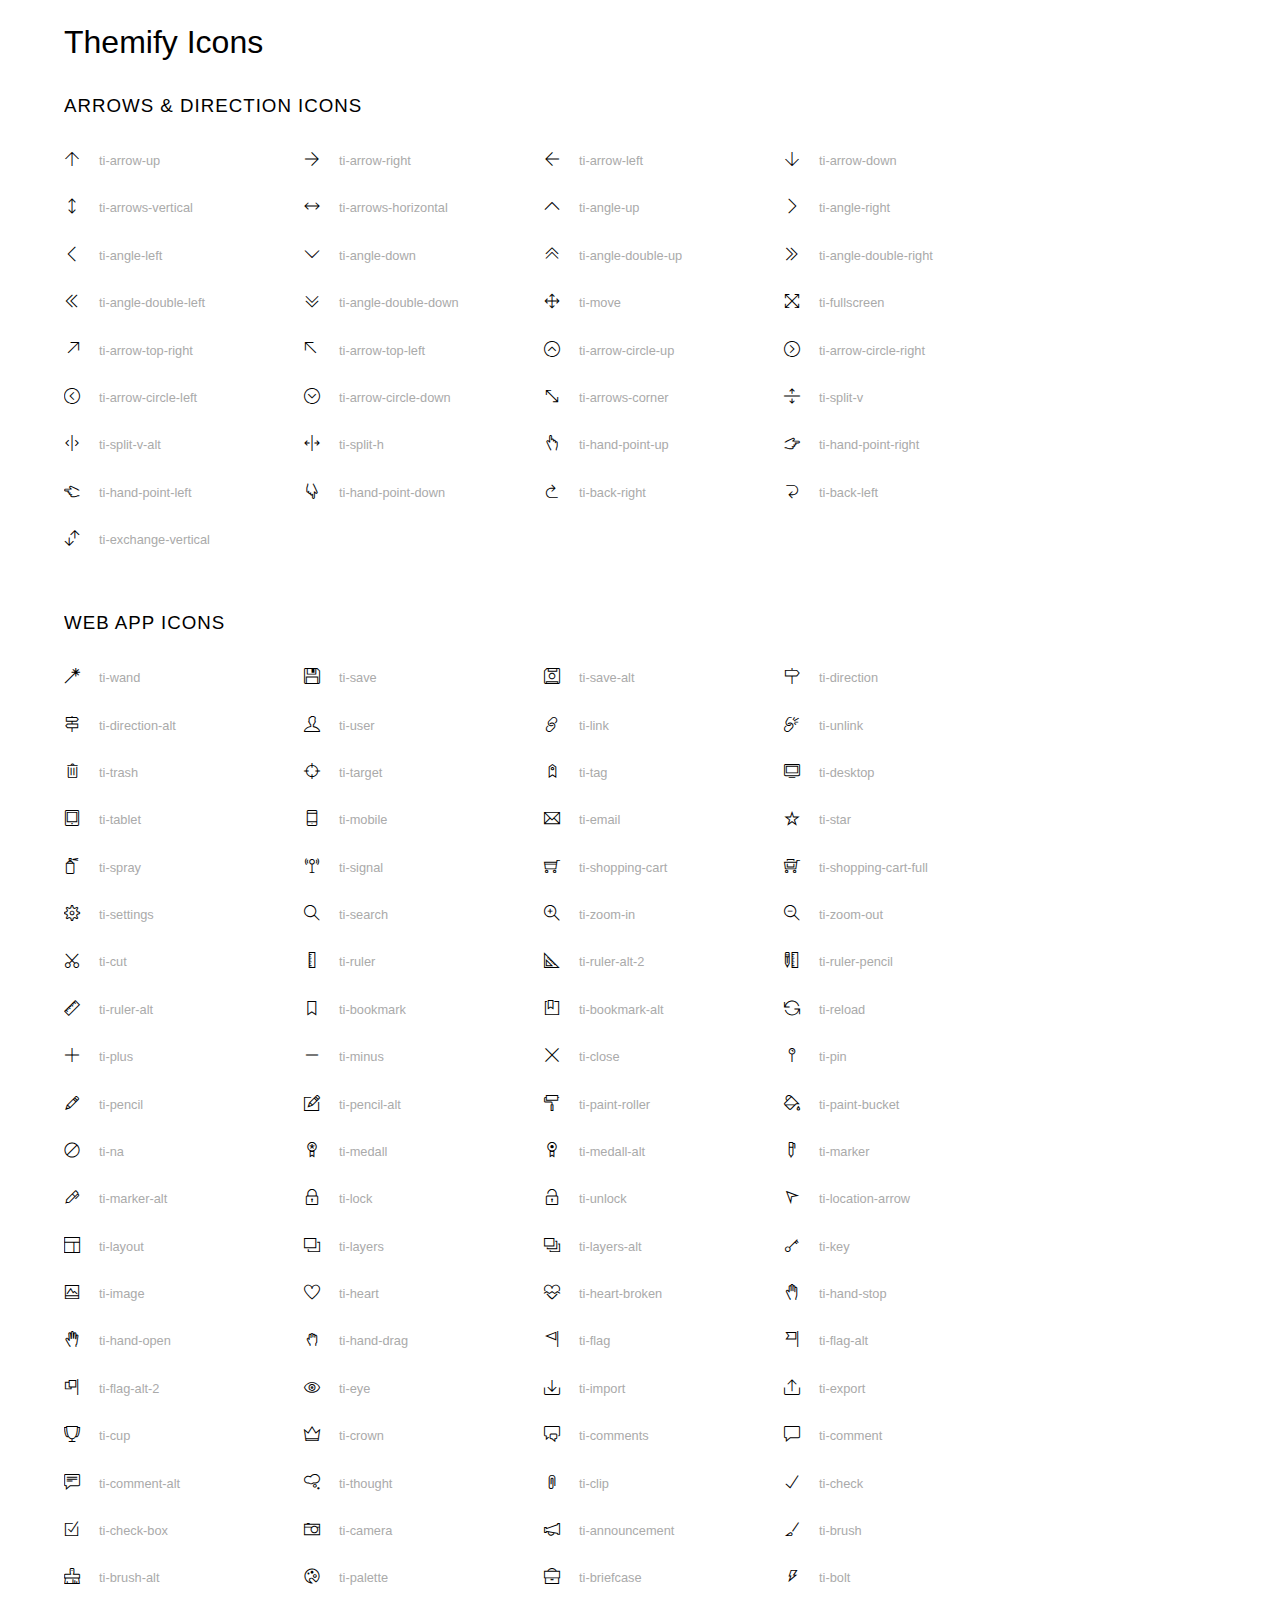
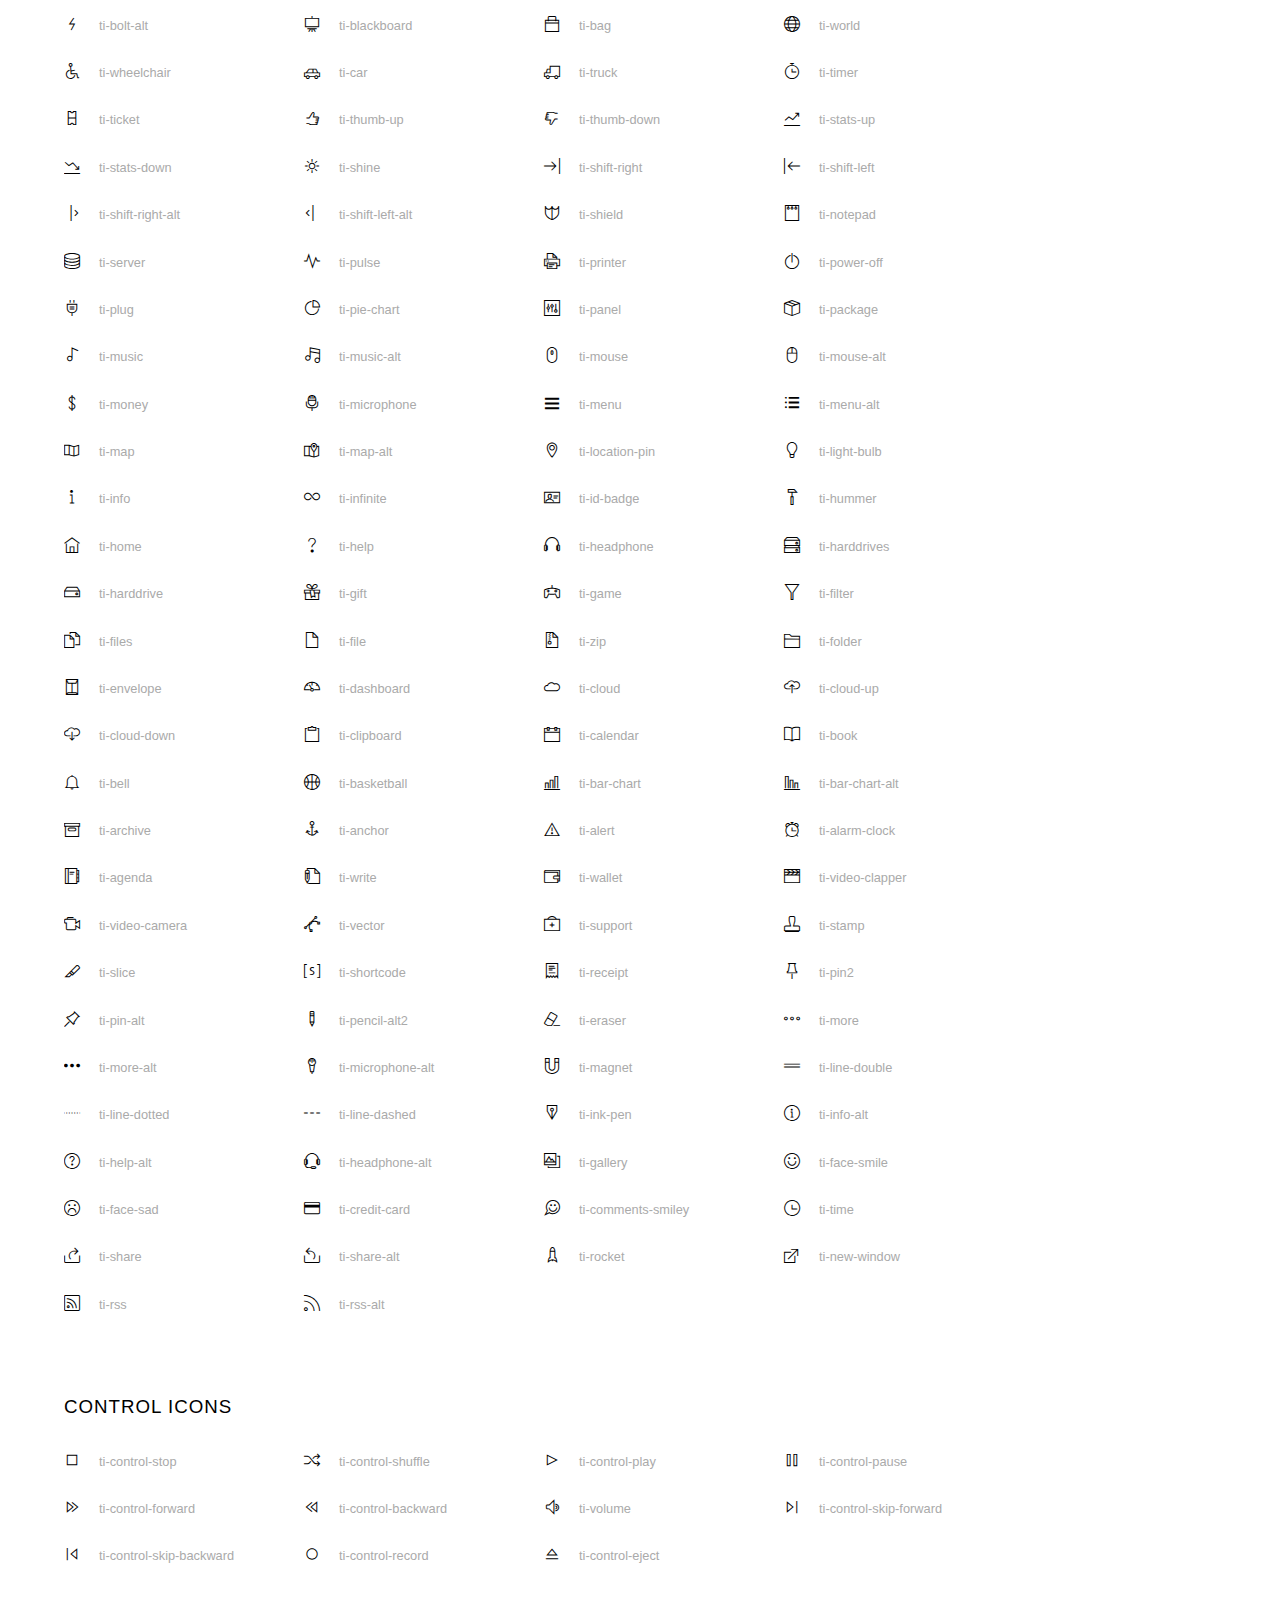
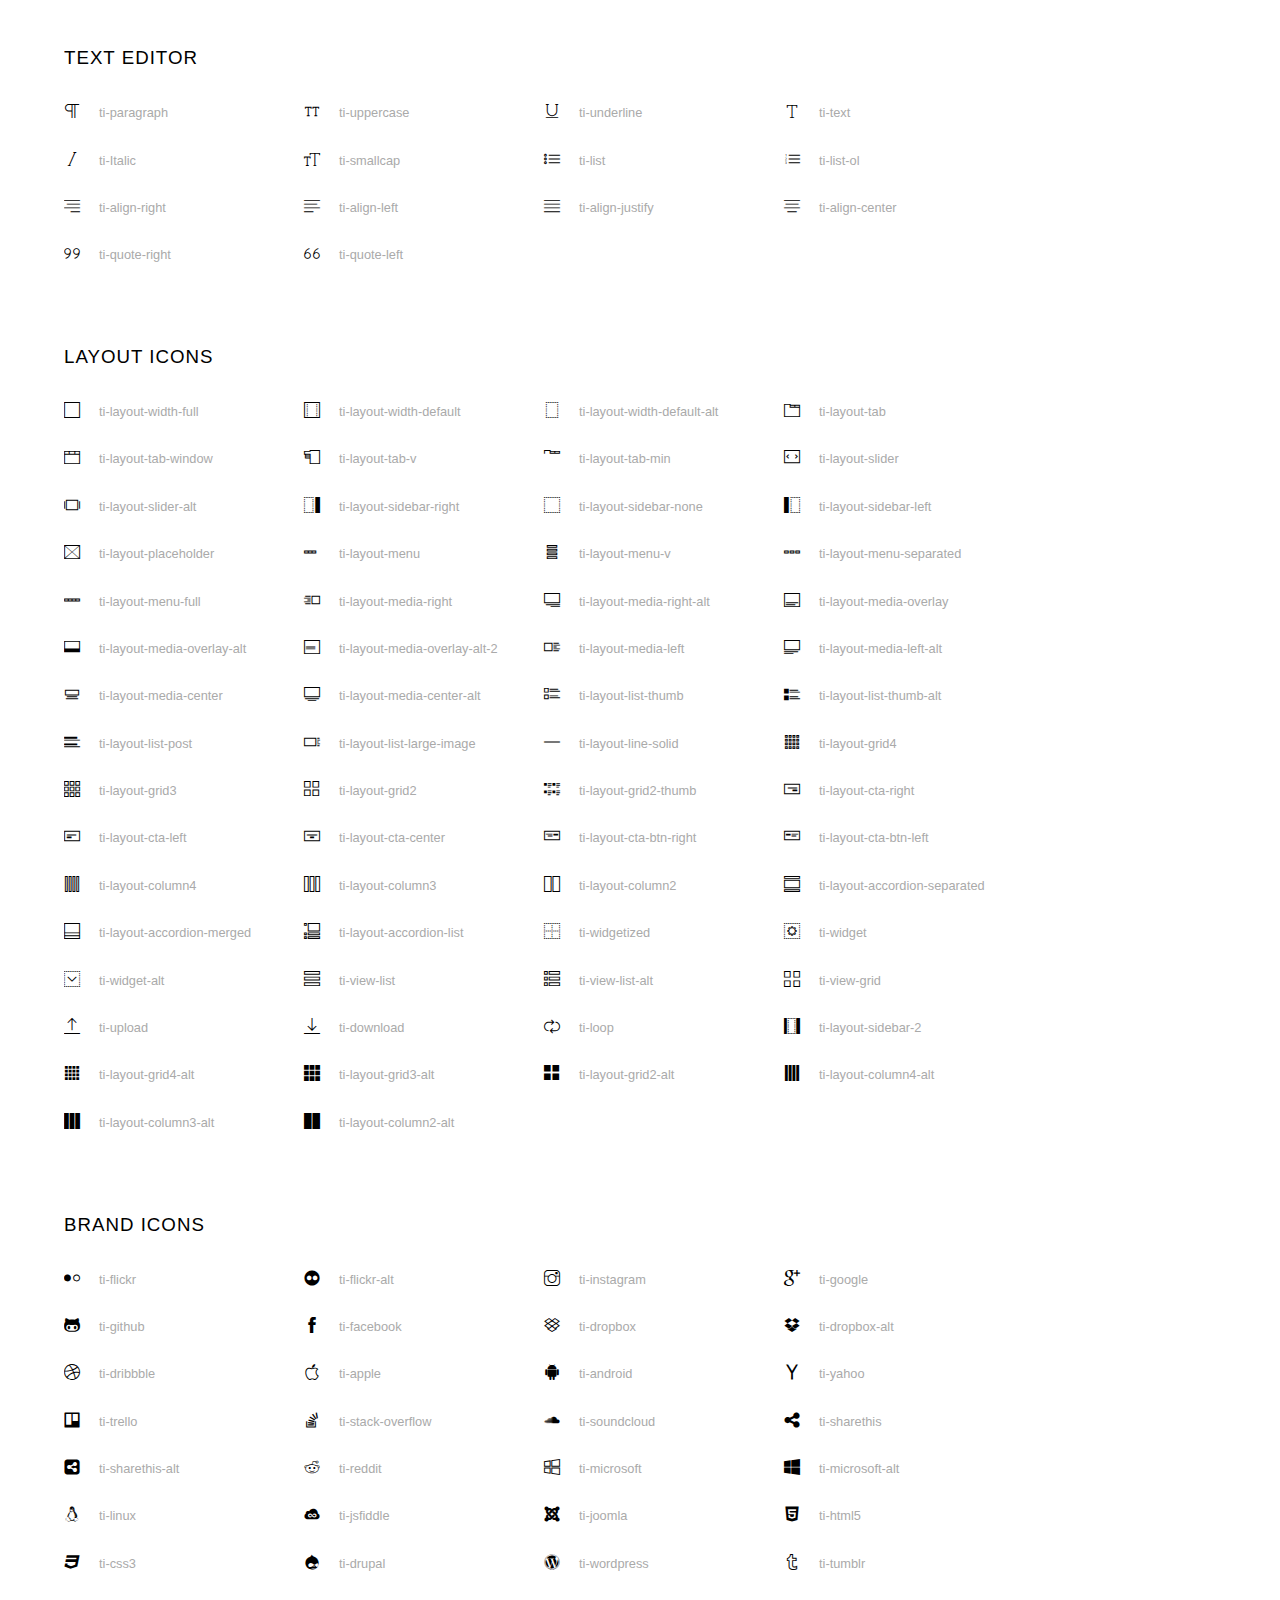
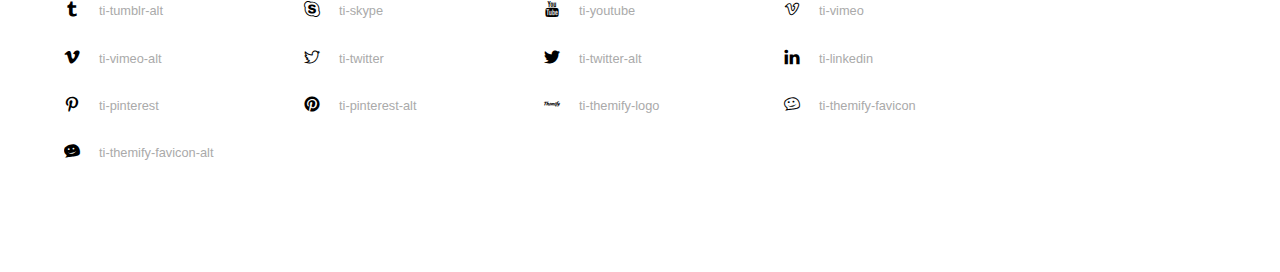
<file: vendors/themify-icons/index.html>
<!doctype html>
<html>
<head>
	<meta charset="utf-8">
	<title>Themify Icon Font</title>
	<meta name="viewport" content="width=device-width">
	<link rel="stylesheet" href="demo-files/demo.css">
	<link rel="stylesheet" href="themify-icons.css">
	<!--[if lt IE 8]><!-->
	<link rel="stylesheet" href="ie7/ie7.css">
	<!--<![endif]-->
</head>
<body>
	<h1>Themify Icons</h1>

	<div class="icon-section">

		<div class="icon-section">
			<h3>Arrows &amp; Direction Icons </h3>

			<div class="icon-container">
				<span class="ti-arrow-up"></span><span class="icon-name"> ti-arrow-up</span>
			</div>
			<div class="icon-container">
				<span class="ti-arrow-right"></span><span class="icon-name"> ti-arrow-right</span>
			</div>
			<div class="icon-container">
				<span class="ti-arrow-left"></span><span class="icon-name"> ti-arrow-left</span>
			</div>
			<div class="icon-container">
				<span class="ti-arrow-down"></span><span class="icon-name"> ti-arrow-down</span>
			</div>
			<div class="icon-container">
				<span class="ti-arrows-vertical"></span><span class="icon-name"> ti-arrows-vertical</span>
			</div>
			<div class="icon-container">
				<span class="ti-arrows-horizontal"></span><span class="icon-name"> ti-arrows-horizontal</span>
			</div>
			<div class="icon-container">
				<span class="ti-angle-up"></span><span class="icon-name"> ti-angle-up</span>
			</div>
			<div class="icon-container">
				<span class="ti-angle-right"></span><span class="icon-name"> ti-angle-right</span>
			</div>
			<div class="icon-container">
				<span class="ti-angle-left"></span><span class="icon-name"> ti-angle-left</span>
			</div>
			<div class="icon-container">
				<span class="ti-angle-down"></span><span class="icon-name"> ti-angle-down</span>
			</div>	
			<div class="icon-container">
				<span class="ti-angle-double-up"></span><span class="icon-name"> ti-angle-double-up</span>
			</div>
			<div class="icon-container">
				<span class="ti-angle-double-right"></span><span class="icon-name"> ti-angle-double-right</span>
			</div>
			<div class="icon-container">
				<span class="ti-angle-double-left"></span><span class="icon-name"> ti-angle-double-left</span>
			</div>
			<div class="icon-container">
				<span class="ti-angle-double-down"></span><span class="icon-name"> ti-angle-double-down</span>
			</div>					
			<div class="icon-container">
				<span class="ti-move"></span><span class="icon-name"> ti-move</span>
			</div>
			<div class="icon-container">
				<span class="ti-fullscreen"></span><span class="icon-name"> ti-fullscreen</span>
			</div>
			<div class="icon-container">
				<span class="ti-arrow-top-right"></span><span class="icon-name"> ti-arrow-top-right</span>
			</div>
			<div class="icon-container">
				<span class="ti-arrow-top-left"></span><span class="icon-name"> ti-arrow-top-left</span>
			</div>
			<div class="icon-container">
				<span class="ti-arrow-circle-up"></span><span class="icon-name"> ti-arrow-circle-up</span>
			</div>
			<div class="icon-container">
				<span class="ti-arrow-circle-right"></span><span class="icon-name"> ti-arrow-circle-right</span>
			</div>
			<div class="icon-container">
				<span class="ti-arrow-circle-left"></span><span class="icon-name"> ti-arrow-circle-left</span>
			</div>
			<div class="icon-container">
				<span class="ti-arrow-circle-down"></span><span class="icon-name"> ti-arrow-circle-down</span>
			</div>
			<div class="icon-container">
				<span class="ti-arrows-corner"></span><span class="icon-name"> ti-arrows-corner</span>
			</div>
			<div class="icon-container">
				<span class="ti-split-v"></span><span class="icon-name"> ti-split-v</span>
			</div>

			<div class="icon-container">
				<span class="ti-split-v-alt"></span><span class="icon-name"> ti-split-v-alt</span>
			</div>
			<div class="icon-container">
				<span class="ti-split-h"></span><span class="icon-name"> ti-split-h</span>
			</div>
			<div class="icon-container">
				<span class="ti-hand-point-up"></span><span class="icon-name"> ti-hand-point-up</span>
			</div>
			<div class="icon-container">
				<span class="ti-hand-point-right"></span><span class="icon-name"> ti-hand-point-right</span>
			</div>
			<div class="icon-container">
				<span class="ti-hand-point-left"></span><span class="icon-name"> ti-hand-point-left</span>
			</div>
			<div class="icon-container">
				<span class="ti-hand-point-down"></span><span class="icon-name"> ti-hand-point-down</span>
			</div>
			<div class="icon-container">
				<span class="ti-back-right"></span><span class="icon-name"> ti-back-right</span>
			</div>
			<div class="icon-container">
				<span class="ti-back-left"></span><span class="icon-name"> ti-back-left</span>
			</div>
			<div class="icon-container">
				<span class="ti-exchange-vertical"></span><span class="icon-name"> ti-exchange-vertical</span>
			</div>

		</div> <!-- Arrows Icons -->



		<h3>Web App Icons</h3>
		
		<div class="icon-section">

			<div class="icon-container">
				<span class="ti-wand"></span><span class="icon-name"> ti-wand</span>
			</div>
			<div class="icon-container">
				<span class="ti-save"></span><span class="icon-name"> ti-save</span>
			</div>
			<div class="icon-container">
				<span class="ti-save-alt"></span><span class="icon-name"> ti-save-alt</span>
			</div>

			<div class="icon-container">
				<span class="ti-direction"></span><span class="icon-name"> ti-direction</span>
			</div>
			<div class="icon-container">
				<span class="ti-direction-alt"></span><span class="icon-name"> ti-direction-alt</span>
			</div>
			<div class="icon-container">
				<span class="ti-user"></span><span class="icon-name"> ti-user</span>
			</div>
			<div class="icon-container">
				<span class="ti-link"></span><span class="icon-name"> ti-link</span>
			</div>
			<div class="icon-container">
				<span class="ti-unlink"></span><span class="icon-name"> ti-unlink</span>
			</div>
			<div class="icon-container">
				<span class="ti-trash"></span><span class="icon-name"> ti-trash</span>
			</div>
			<div class="icon-container">
				<span class="ti-target"></span><span class="icon-name"> ti-target</span>
			</div>
			<div class="icon-container">
				<span class="ti-tag"></span><span class="icon-name"> ti-tag</span>
			</div>
			<div class="icon-container">
				<span class="ti-desktop"></span><span class="icon-name"> ti-desktop</span>
			</div>
			<div class="icon-container">
				<span class="ti-tablet"></span><span class="icon-name"> ti-tablet</span>
			</div>
			<div class="icon-container">
				<span class="ti-mobile"></span><span class="icon-name"> ti-mobile</span>
			</div>
			<div class="icon-container">
				<span class="ti-email"></span><span class="icon-name"> ti-email</span>
			</div>	
			<div class="icon-container">
				<span class="ti-star"></span><span class="icon-name"> ti-star</span>
			</div>
			<div class="icon-container">
				<span class="ti-spray"></span><span class="icon-name"> ti-spray</span>
			</div>
			<div class="icon-container">
				<span class="ti-signal"></span><span class="icon-name"> ti-signal</span>
			</div>
			<div class="icon-container">
				<span class="ti-shopping-cart"></span><span class="icon-name"> ti-shopping-cart</span>
			</div>
			<div class="icon-container">
				<span class="ti-shopping-cart-full"></span><span class="icon-name"> ti-shopping-cart-full</span>
			</div>
			<div class="icon-container">
				<span class="ti-settings"></span><span class="icon-name"> ti-settings</span>
			</div>
			<div class="icon-container">
				<span class="ti-search"></span><span class="icon-name"> ti-search</span>
			</div>
			<div class="icon-container">
				<span class="ti-zoom-in"></span><span class="icon-name"> ti-zoom-in</span>
			</div>
			<div class="icon-container">
				<span class="ti-zoom-out"></span><span class="icon-name"> ti-zoom-out</span>
			</div>
			<div class="icon-container">
				<span class="ti-cut"></span><span class="icon-name"> ti-cut</span>
			</div>
			<div class="icon-container">
				<span class="ti-ruler"></span><span class="icon-name"> ti-ruler</span>
			</div>
			<div class="icon-container">
				<span class="ti-ruler-alt-2"></span><span class="icon-name"> ti-ruler-alt-2</span>
			</div>			
			<div class="icon-container">
				<span class="ti-ruler-pencil"></span><span class="icon-name"> ti-ruler-pencil</span>
			</div>
			<div class="icon-container">
				<span class="ti-ruler-alt"></span><span class="icon-name"> ti-ruler-alt</span>
			</div>
			<div class="icon-container">
				<span class="ti-bookmark"></span><span class="icon-name"> ti-bookmark</span>
			</div>
			<div class="icon-container">
				<span class="ti-bookmark-alt"></span><span class="icon-name"> ti-bookmark-alt</span>
			</div>
			<div class="icon-container">
				<span class="ti-reload"></span><span class="icon-name"> ti-reload</span>
			</div>
			<div class="icon-container">
				<span class="ti-plus"></span><span class="icon-name"> ti-plus</span>
			</div>
			<div class="icon-container">
				<span class="ti-minus"></span><span class="icon-name"> ti-minus</span>
			</div>
			<div class="icon-container">
				<span class="ti-close"></span><span class="icon-name"> ti-close</span>
			</div>			
			<div class="icon-container">
				<span class="ti-pin"></span><span class="icon-name"> ti-pin</span>
			</div>
			<div class="icon-container">
				<span class="ti-pencil"></span><span class="icon-name"> ti-pencil</span>
			</div>
					
		  	<div class="icon-container">
				<span class="ti-pencil-alt"></span><span class="icon-name"> ti-pencil-alt</span>
			</div>
			<div class="icon-container">
				<span class="ti-paint-roller"></span><span class="icon-name"> ti-paint-roller</span>
			</div>
			<div class="icon-container">
				<span class="ti-paint-bucket"></span><span class="icon-name"> ti-paint-bucket</span>
			</div>
			<div class="icon-container">
				<span class="ti-na"></span><span class="icon-name"> ti-na</span>
			</div>
			<div class="icon-container">
				<span class="ti-medall"></span><span class="icon-name"> ti-medall</span>
			</div>
			<div class="icon-container">
				<span class="ti-medall-alt"></span><span class="icon-name"> ti-medall-alt</span>
			</div>
			<div class="icon-container">
				<span class="ti-marker"></span><span class="icon-name"> ti-marker</span>
			</div>
			<div class="icon-container">
				<span class="ti-marker-alt"></span><span class="icon-name"> ti-marker-alt</span>
			</div>

			<div class="icon-container">
				<span class="ti-lock"></span><span class="icon-name"> ti-lock</span>
			</div>
			<div class="icon-container">
				<span class="ti-unlock"></span><span class="icon-name"> ti-unlock</span>
			</div>
			<div class="icon-container">
				<span class="ti-location-arrow"></span><span class="icon-name"> ti-location-arrow</span>
			</div>
			<div class="icon-container">
				<span class="ti-layout"></span><span class="icon-name"> ti-layout</span>
			</div>
			<div class="icon-container">
				<span class="ti-layers"></span><span class="icon-name"> ti-layers</span>
			</div>
			<div class="icon-container">
				<span class="ti-layers-alt"></span><span class="icon-name"> ti-layers-alt</span>
			</div>
			<div class="icon-container">
				<span class="ti-key"></span><span class="icon-name"> ti-key</span>
			</div>
			<div class="icon-container">
				<span class="ti-image"></span><span class="icon-name"> ti-image</span>
			</div>
			<div class="icon-container">
				<span class="ti-heart"></span><span class="icon-name"> ti-heart</span>
			</div>
			<div class="icon-container">
				<span class="ti-heart-broken"></span><span class="icon-name"> ti-heart-broken</span>
			</div>
			<div class="icon-container">
				<span class="ti-hand-stop"></span><span class="icon-name"> ti-hand-stop</span>
			</div>
			<div class="icon-container">
				<span class="ti-hand-open"></span><span class="icon-name"> ti-hand-open</span>
			</div>
			<div class="icon-container">
				<span class="ti-hand-drag"></span><span class="icon-name"> ti-hand-drag</span>
			</div>
			<div class="icon-container">
				<span class="ti-flag"></span><span class="icon-name"> ti-flag</span>
			</div>
			<div class="icon-container">
				<span class="ti-flag-alt"></span><span class="icon-name"> ti-flag-alt</span>
			</div>
			<div class="icon-container">
				<span class="ti-flag-alt-2"></span><span class="icon-name"> ti-flag-alt-2</span>
			</div>
			<div class="icon-container">
				<span class="ti-eye"></span><span class="icon-name"> ti-eye</span>
			</div>
			<div class="icon-container">
				<span class="ti-import"></span><span class="icon-name"> ti-import</span>
			</div>			
			<div class="icon-container">
				<span class="ti-export"></span><span class="icon-name"> ti-export</span>
			</div>
			<div class="icon-container">
				<span class="ti-cup"></span><span class="icon-name"> ti-cup</span>
			</div>
			<div class="icon-container">
				<span class="ti-crown"></span><span class="icon-name"> ti-crown</span>
			</div>
			<div class="icon-container">
				<span class="ti-comments"></span><span class="icon-name"> ti-comments</span>
			</div>
			<div class="icon-container">
				<span class="ti-comment"></span><span class="icon-name"> ti-comment</span>
			</div>
			<div class="icon-container">
				<span class="ti-comment-alt"></span><span class="icon-name"> ti-comment-alt</span>
			</div>
			<div class="icon-container">
				<span class="ti-thought"></span><span class="icon-name"> ti-thought</span>
			</div>			
			<div class="icon-container">
				<span class="ti-clip"></span><span class="icon-name"> ti-clip</span>
			</div>

			<div class="icon-container">
				<span class="ti-check"></span><span class="icon-name"> ti-check</span>
			</div>
			<div class="icon-container">
				<span class="ti-check-box"></span><span class="icon-name"> ti-check-box</span>
			</div>
			<div class="icon-container">
				<span class="ti-camera"></span><span class="icon-name"> ti-camera</span>
			</div>
			<div class="icon-container">
				<span class="ti-announcement"></span><span class="icon-name"> ti-announcement</span>
			</div>
			<div class="icon-container">
				<span class="ti-brush"></span><span class="icon-name"> ti-brush</span>
			</div>
			<div class="icon-container">
				<span class="ti-brush-alt"></span><span class="icon-name"> ti-brush-alt</span>
			</div>
			<div class="icon-container">
				<span class="ti-palette"></span><span class="icon-name"> ti-palette</span>
			</div>			
			<div class="icon-container">
				<span class="ti-briefcase"></span><span class="icon-name"> ti-briefcase</span>
			</div>
			<div class="icon-container">
				<span class="ti-bolt"></span><span class="icon-name"> ti-bolt</span>
			</div>
			<div class="icon-container">
				<span class="ti-bolt-alt"></span><span class="icon-name"> ti-bolt-alt</span>
			</div>
			<div class="icon-container">
				<span class="ti-blackboard"></span><span class="icon-name"> ti-blackboard</span>
			</div>
			<div class="icon-container">
				<span class="ti-bag"></span><span class="icon-name"> ti-bag</span>
			</div>
			<div class="icon-container">
				<span class="ti-world"></span><span class="icon-name"> ti-world</span>
			</div>
			<div class="icon-container">
				<span class="ti-wheelchair"></span><span class="icon-name"> ti-wheelchair</span>
			</div>
			<div class="icon-container">
				<span class="ti-car"></span><span class="icon-name"> ti-car</span>
			</div>
			<div class="icon-container">
				<span class="ti-truck"></span><span class="icon-name"> ti-truck</span>
			</div>
			<div class="icon-container">
				<span class="ti-timer"></span><span class="icon-name"> ti-timer</span>
			</div>
			<div class="icon-container">
				<span class="ti-ticket"></span><span class="icon-name"> ti-ticket</span>
			</div>
			<div class="icon-container">
				<span class="ti-thumb-up"></span><span class="icon-name"> ti-thumb-up</span>
			</div>
			<div class="icon-container">
				<span class="ti-thumb-down"></span><span class="icon-name"> ti-thumb-down</span>
			</div>

			<div class="icon-container">
				<span class="ti-stats-up"></span><span class="icon-name"> ti-stats-up</span>
			</div>
			<div class="icon-container">
				<span class="ti-stats-down"></span><span class="icon-name"> ti-stats-down</span>
			</div>
			<div class="icon-container">
				<span class="ti-shine"></span><span class="icon-name"> ti-shine</span>
			</div>
			<div class="icon-container">
				<span class="ti-shift-right"></span><span class="icon-name"> ti-shift-right</span>
			</div>
			<div class="icon-container">
				<span class="ti-shift-left"></span><span class="icon-name"> ti-shift-left</span>
			</div>

			<div class="icon-container">
				<span class="ti-shift-right-alt"></span><span class="icon-name"> ti-shift-right-alt</span>
			</div>
			<div class="icon-container">
				<span class="ti-shift-left-alt"></span><span class="icon-name"> ti-shift-left-alt</span>
			</div>
			<div class="icon-container">
				<span class="ti-shield"></span><span class="icon-name"> ti-shield</span>
			</div>
			<div class="icon-container">
				<span class="ti-notepad"></span><span class="icon-name"> ti-notepad</span>
			</div>
			<div class="icon-container">
				<span class="ti-server"></span><span class="icon-name"> ti-server</span>
			</div>

			<div class="icon-container">
				<span class="ti-pulse"></span><span class="icon-name"> ti-pulse</span>
			</div>
			<div class="icon-container">
				<span class="ti-printer"></span><span class="icon-name"> ti-printer</span>
			</div>
			<div class="icon-container">
				<span class="ti-power-off"></span><span class="icon-name"> ti-power-off</span>
			</div>
			<div class="icon-container">
				<span class="ti-plug"></span><span class="icon-name"> ti-plug</span>
			</div>
			<div class="icon-container">
				<span class="ti-pie-chart"></span><span class="icon-name"> ti-pie-chart</span>
			</div>

			<div class="icon-container">
				<span class="ti-panel"></span><span class="icon-name"> ti-panel</span>
			</div>
			<div class="icon-container">
				<span class="ti-package"></span><span class="icon-name"> ti-package</span>
			</div>
			<div class="icon-container">
				<span class="ti-music"></span><span class="icon-name"> ti-music</span>
			</div>
			<div class="icon-container">
				<span class="ti-music-alt"></span><span class="icon-name"> ti-music-alt</span>
			</div>
			<div class="icon-container">
				<span class="ti-mouse"></span><span class="icon-name"> ti-mouse</span>
			</div>
			<div class="icon-container">
				<span class="ti-mouse-alt"></span><span class="icon-name"> ti-mouse-alt</span>
			</div>
			<div class="icon-container">
				<span class="ti-money"></span><span class="icon-name"> ti-money</span>
			</div>
			<div class="icon-container">
				<span class="ti-microphone"></span><span class="icon-name"> ti-microphone</span>
			</div>
			<div class="icon-container">
				<span class="ti-menu"></span><span class="icon-name"> ti-menu</span>
			</div>
			<div class="icon-container">
				<span class="ti-menu-alt"></span><span class="icon-name"> ti-menu-alt</span>
			</div>
			<div class="icon-container">
				<span class="ti-map"></span><span class="icon-name"> ti-map</span>
			</div>
			<div class="icon-container">
				<span class="ti-map-alt"></span><span class="icon-name"> ti-map-alt</span>
			</div>

			<div class="icon-container">
				<span class="ti-location-pin"></span><span class="icon-name"> ti-location-pin</span>
			</div>

			<div class="icon-container">
				<span class="ti-light-bulb"></span><span class="icon-name"> ti-light-bulb</span>
			</div>
			<div class="icon-container">
				<span class="ti-info"></span><span class="icon-name"> ti-info</span>
			</div>
			<div class="icon-container">
				<span class="ti-infinite"></span><span class="icon-name"> ti-infinite</span>
			</div>
			<div class="icon-container">
				<span class="ti-id-badge"></span><span class="icon-name"> ti-id-badge</span>
			</div>
			<div class="icon-container">
				<span class="ti-hummer"></span><span class="icon-name"> ti-hummer</span>
			</div>
			<div class="icon-container">
				<span class="ti-home"></span><span class="icon-name"> ti-home</span>
			</div>
			<div class="icon-container">
				<span class="ti-help"></span><span class="icon-name"> ti-help</span>
			</div>
			<div class="icon-container">
				<span class="ti-headphone"></span><span class="icon-name"> ti-headphone</span>
			</div>
			<div class="icon-container">
				<span class="ti-harddrives"></span><span class="icon-name"> ti-harddrives</span>
			</div>
			<div class="icon-container">
				<span class="ti-harddrive"></span><span class="icon-name"> ti-harddrive</span>
			</div>
			<div class="icon-container">
				<span class="ti-gift"></span><span class="icon-name"> ti-gift</span>
			</div>
			<div class="icon-container">
				<span class="ti-game"></span><span class="icon-name"> ti-game</span>
			</div>
			<div class="icon-container">
				<span class="ti-filter"></span><span class="icon-name"> ti-filter</span>
			</div>
			<div class="icon-container">
				<span class="ti-files"></span><span class="icon-name"> ti-files</span>
			</div>
			<div class="icon-container">
				<span class="ti-file"></span><span class="icon-name"> ti-file</span>
			</div>
			<div class="icon-container">
				<span class="ti-zip"></span><span class="icon-name"> ti-zip</span>
			</div>
			<div class="icon-container">
				<span class="ti-folder"></span><span class="icon-name"> ti-folder</span>
			</div>			
			<div class="icon-container">
				<span class="ti-envelope"></span><span class="icon-name"> ti-envelope</span>
			</div>


			<div class="icon-container">
				<span class="ti-dashboard"></span><span class="icon-name"> ti-dashboard</span>
			</div>
			<div class="icon-container">
				<span class="ti-cloud"></span><span class="icon-name"> ti-cloud</span>
			</div>
			<div class="icon-container">
				<span class="ti-cloud-up"></span><span class="icon-name"> ti-cloud-up</span>
			</div>
			<div class="icon-container">
				<span class="ti-cloud-down"></span><span class="icon-name"> ti-cloud-down</span>
			</div>
			<div class="icon-container">
				<span class="ti-clipboard"></span><span class="icon-name"> ti-clipboard</span>
			</div>
			<div class="icon-container">
				<span class="ti-calendar"></span><span class="icon-name"> ti-calendar</span>
			</div>
			<div class="icon-container">
				<span class="ti-book"></span><span class="icon-name"> ti-book</span>
			</div>
			<div class="icon-container">
				<span class="ti-bell"></span><span class="icon-name"> ti-bell</span>
			</div>
			<div class="icon-container">
				<span class="ti-basketball"></span><span class="icon-name"> ti-basketball</span>
			</div>
			<div class="icon-container">
				<span class="ti-bar-chart"></span><span class="icon-name"> ti-bar-chart</span>
			</div>
			<div class="icon-container">
				<span class="ti-bar-chart-alt"></span><span class="icon-name"> ti-bar-chart-alt</span>
			</div>


			<div class="icon-container">
				<span class="ti-archive"></span><span class="icon-name"> ti-archive</span>
			</div>
			<div class="icon-container">
				<span class="ti-anchor"></span><span class="icon-name"> ti-anchor</span>
			</div>

			<div class="icon-container">
				<span class="ti-alert"></span><span class="icon-name"> ti-alert</span>
			</div>
			<div class="icon-container">
				<span class="ti-alarm-clock"></span><span class="icon-name"> ti-alarm-clock</span>
			</div>
			<div class="icon-container">
				<span class="ti-agenda"></span><span class="icon-name"> ti-agenda</span>
			</div>
			<div class="icon-container">
				<span class="ti-write"></span><span class="icon-name"> ti-write</span>
			</div>

			<div class="icon-container">
				<span class="ti-wallet"></span><span class="icon-name"> ti-wallet</span>
			</div>
			<div class="icon-container">
				<span class="ti-video-clapper"></span><span class="icon-name"> ti-video-clapper</span>
			</div>
			<div class="icon-container">
				<span class="ti-video-camera"></span><span class="icon-name"> ti-video-camera</span>
			</div>
			<div class="icon-container">
				<span class="ti-vector"></span><span class="icon-name"> ti-vector</span>
			</div>

			<div class="icon-container">
				<span class="ti-support"></span><span class="icon-name"> ti-support</span>
			</div>
			<div class="icon-container">
				<span class="ti-stamp"></span><span class="icon-name"> ti-stamp</span>
			</div>
			<div class="icon-container">
				<span class="ti-slice"></span><span class="icon-name"> ti-slice</span>
			</div>
			<div class="icon-container">
				<span class="ti-shortcode"></span><span class="icon-name"> ti-shortcode</span>
			</div>
			<div class="icon-container">
				<span class="ti-receipt"></span><span class="icon-name"> ti-receipt</span>
			</div>
			<div class="icon-container">
				<span class="ti-pin2"></span><span class="icon-name"> ti-pin2</span>
			</div>
			<div class="icon-container">
				<span class="ti-pin-alt"></span><span class="icon-name"> ti-pin-alt</span>
			</div>
			<div class="icon-container">
				<span class="ti-pencil-alt2"></span><span class="icon-name"> ti-pencil-alt2</span>
			</div>
			<div class="icon-container">
				<span class="ti-eraser"></span><span class="icon-name"> ti-eraser</span>
			</div>			
			<div class="icon-container">
				<span class="ti-more"></span><span class="icon-name"> ti-more</span>
			</div>
			<div class="icon-container">
				<span class="ti-more-alt"></span><span class="icon-name"> ti-more-alt</span>
			</div>
			<div class="icon-container">
				<span class="ti-microphone-alt"></span><span class="icon-name"> ti-microphone-alt</span>
			</div>
			<div class="icon-container">
				<span class="ti-magnet"></span><span class="icon-name"> ti-magnet</span>
			</div>
			<div class="icon-container">
				<span class="ti-line-double"></span><span class="icon-name"> ti-line-double</span>
			</div>
			<div class="icon-container">
				<span class="ti-line-dotted"></span><span class="icon-name"> ti-line-dotted</span>
			</div>
			<div class="icon-container">
				<span class="ti-line-dashed"></span><span class="icon-name"> ti-line-dashed</span>
			</div>

			<div class="icon-container">
				<span class="ti-ink-pen"></span><span class="icon-name"> ti-ink-pen</span>
			</div>
			<div class="icon-container">
				<span class="ti-info-alt"></span><span class="icon-name"> ti-info-alt</span>
			</div>
			<div class="icon-container">
				<span class="ti-help-alt"></span><span class="icon-name"> ti-help-alt</span>
			</div>
			<div class="icon-container">
				<span class="ti-headphone-alt"></span><span class="icon-name"> ti-headphone-alt</span>
			</div>

			<div class="icon-container">
				<span class="ti-gallery"></span><span class="icon-name"> ti-gallery</span>
			</div>
			<div class="icon-container">
				<span class="ti-face-smile"></span><span class="icon-name"> ti-face-smile</span>
			</div>
			<div class="icon-container">
				<span class="ti-face-sad"></span><span class="icon-name"> ti-face-sad</span>
			</div>
			<div class="icon-container">
				<span class="ti-credit-card"></span><span class="icon-name"> ti-credit-card</span>
			</div>
			<div class="icon-container">
				<span class="ti-comments-smiley"></span><span class="icon-name"> ti-comments-smiley</span>
			</div>
			<div class="icon-container">
				<span class="ti-time"></span><span class="icon-name"> ti-time</span>
			</div>
			<div class="icon-container">
				<span class="ti-share"></span><span class="icon-name"> ti-share</span>
			</div>
			<div class="icon-container">
				<span class="ti-share-alt"></span><span class="icon-name"> ti-share-alt</span>
			</div>
			<div class="icon-container">
				<span class="ti-rocket"></span><span class="icon-name"> ti-rocket</span>
			</div>

			<div class="icon-container">
				<span class="ti-new-window"></span><span class="icon-name"> ti-new-window</span>
			</div>

			<div class="icon-container">
				<span class="ti-rss"></span><span class="icon-name"> ti-rss</span>
			</div>

			<div class="icon-container">
				<span class="ti-rss-alt"></span><span class="icon-name"> ti-rss-alt</span>
			</div>
			
		</div><!-- Web App Icons -->


		<div class="icon-section">
			<h3>Control Icons</h3>
			<div class="icon-container">
				<span class="ti-control-stop"></span><span class="icon-name"> ti-control-stop</span>
			</div>
			<div class="icon-container">
				<span class="ti-control-shuffle"></span><span class="icon-name"> ti-control-shuffle</span>
			</div>
			<div class="icon-container">
				<span class="ti-control-play"></span><span class="icon-name"> ti-control-play</span>
			</div>
			<div class="icon-container">
				<span class="ti-control-pause"></span><span class="icon-name"> ti-control-pause</span>
			</div>
			<div class="icon-container">
				<span class="ti-control-forward"></span><span class="icon-name"> ti-control-forward</span>
			</div>
			<div class="icon-container">
				<span class="ti-control-backward"></span><span class="icon-name"> ti-control-backward</span>
			</div>	
			<div class="icon-container">
				<span class="ti-volume"></span><span class="icon-name"> ti-volume</span>
			</div>
			<div class="icon-container">
				<span class="ti-control-skip-forward"></span><span class="icon-name"> ti-control-skip-forward</span>
			</div>
			<div class="icon-container">
				<span class="ti-control-skip-backward"></span><span class="icon-name"> ti-control-skip-backward</span>
			</div>
			<div class="icon-container">
				<span class="ti-control-record"></span><span class="icon-name"> ti-control-record</span>
			</div>
			<div class="icon-container">
				<span class="ti-control-eject"></span><span class="icon-name"> ti-control-eject</span>
			</div>			
		</div> <!-- Control Icons -->


		<div class="icon-section">
			<h3>Text Editor</h3>

			<div class="icon-container">
				<span class="ti-paragraph"></span><span class="icon-name"> ti-paragraph</span>
			</div>
			<div class="icon-container">
				<span class="ti-uppercase"></span><span class="icon-name"> ti-uppercase</span>
			</div>

			<div class="icon-container">
				<span class="ti-underline"></span><span class="icon-name"> ti-underline</span>
			</div>
			<div class="icon-container">
				<span class="ti-text"></span><span class="icon-name"> ti-text</span>
			</div>
			<div class="icon-container">
				<span class="ti-Italic"></span><span class="icon-name"> ti-Italic</span>
			</div>
			<div class="icon-container">
				<span class="ti-smallcap"></span><span class="icon-name"> ti-smallcap</span>
			</div>
			<div class="icon-container">
				<span class="ti-list"></span><span class="icon-name"> ti-list</span>
			</div>
			<div class="icon-container">
				<span class="ti-list-ol"></span><span class="icon-name"> ti-list-ol</span>
			</div>
			<div class="icon-container">
				<span class="ti-align-right"></span><span class="icon-name"> ti-align-right</span>
			</div>
			<div class="icon-container">
				<span class="ti-align-left"></span><span class="icon-name"> ti-align-left</span>
			</div>
			<div class="icon-container">
				<span class="ti-align-justify"></span><span class="icon-name"> ti-align-justify</span>
			</div>
			<div class="icon-container">
				<span class="ti-align-center"></span><span class="icon-name"> ti-align-center</span>
			</div>
			<div class="icon-container">
				<span class="ti-quote-right"></span><span class="icon-name"> ti-quote-right</span>
			</div>
			<div class="icon-container">
				<span class="ti-quote-left"></span><span class="icon-name"> ti-quote-left</span>
			</div>

		</div> <!-- Text Editor -->



		<div class="icon-section">
			<h3>Layout Icons</h3>
			<div class="icon-container">
				<span class="ti-layout-width-full"></span><span class="icon-name"> ti-layout-width-full</span>
			</div>
			<div class="icon-container">
				<span class="ti-layout-width-default"></span><span class="icon-name"> ti-layout-width-default</span>
			</div>
			<div class="icon-container">
				<span class="ti-layout-width-default-alt"></span><span class="icon-name"> ti-layout-width-default-alt</span>
			</div>
			<div class="icon-container">
				<span class="ti-layout-tab"></span><span class="icon-name"> ti-layout-tab</span>
			</div>
			<div class="icon-container">
				<span class="ti-layout-tab-window"></span><span class="icon-name"> ti-layout-tab-window</span>
			</div>
			<div class="icon-container">
				<span class="ti-layout-tab-v"></span><span class="icon-name"> ti-layout-tab-v</span>
			</div>
			<div class="icon-container">
				<span class="ti-layout-tab-min"></span><span class="icon-name"> ti-layout-tab-min</span>
			</div>
			<div class="icon-container">
				<span class="ti-layout-slider"></span><span class="icon-name"> ti-layout-slider</span>
			</div>
			<div class="icon-container">
				<span class="ti-layout-slider-alt"></span><span class="icon-name"> ti-layout-slider-alt</span>
			</div>
			<div class="icon-container">
				<span class="ti-layout-sidebar-right"></span><span class="icon-name"> ti-layout-sidebar-right</span>
			</div>
			<div class="icon-container">
				<span class="ti-layout-sidebar-none"></span><span class="icon-name"> ti-layout-sidebar-none</span>
			</div>
			<div class="icon-container">
				<span class="ti-layout-sidebar-left"></span><span class="icon-name"> ti-layout-sidebar-left</span>
			</div>
			<div class="icon-container">
				<span class="ti-layout-placeholder"></span><span class="icon-name"> ti-layout-placeholder</span>
			</div>
			<div class="icon-container">
				<span class="ti-layout-menu"></span><span class="icon-name"> ti-layout-menu</span>
			</div>
			<div class="icon-container">
				<span class="ti-layout-menu-v"></span><span class="icon-name"> ti-layout-menu-v</span>
			</div>
			<div class="icon-container">
				<span class="ti-layout-menu-separated"></span><span class="icon-name"> ti-layout-menu-separated</span>
			</div>
			<div class="icon-container">
				<span class="ti-layout-menu-full"></span><span class="icon-name"> ti-layout-menu-full</span>
			</div>
			<div class="icon-container">
				<span class="ti-layout-media-right"></span><span class="icon-name"> ti-layout-media-right</span>
			</div>
			<div class="icon-container">
				<span class="ti-layout-media-right-alt"></span><span class="icon-name"> ti-layout-media-right-alt</span>
			</div>
			<div class="icon-container">
				<span class="ti-layout-media-overlay"></span><span class="icon-name"> ti-layout-media-overlay</span>
			</div>
			<div class="icon-container">
				<span class="ti-layout-media-overlay-alt"></span><span class="icon-name"> ti-layout-media-overlay-alt</span>
			</div>
			<div class="icon-container">
				<span class="ti-layout-media-overlay-alt-2"></span><span class="icon-name"> ti-layout-media-overlay-alt-2</span>
			</div>
			<div class="icon-container">
				<span class="ti-layout-media-left"></span><span class="icon-name"> ti-layout-media-left</span>
			</div>
			<div class="icon-container">
				<span class="ti-layout-media-left-alt"></span><span class="icon-name"> ti-layout-media-left-alt</span>
			</div>
			<div class="icon-container">
				<span class="ti-layout-media-center"></span><span class="icon-name"> ti-layout-media-center</span>
			</div>
			<div class="icon-container">
				<span class="ti-layout-media-center-alt"></span><span class="icon-name"> ti-layout-media-center-alt</span>
			</div>
			<div class="icon-container">
				<span class="ti-layout-list-thumb"></span><span class="icon-name"> ti-layout-list-thumb</span>
			</div>
			<div class="icon-container">
				<span class="ti-layout-list-thumb-alt"></span><span class="icon-name"> ti-layout-list-thumb-alt</span>
			</div>
			<div class="icon-container">
				<span class="ti-layout-list-post"></span><span class="icon-name"> ti-layout-list-post</span>
			</div>
			<div class="icon-container">
				<span class="ti-layout-list-large-image"></span><span class="icon-name"> ti-layout-list-large-image</span>
			</div>
			<div class="icon-container">
				<span class="ti-layout-line-solid"></span><span class="icon-name"> ti-layout-line-solid</span>
			</div>
			<div class="icon-container">
				<span class="ti-layout-grid4"></span><span class="icon-name"> ti-layout-grid4</span>
			</div>
			<div class="icon-container">
				<span class="ti-layout-grid3"></span><span class="icon-name"> ti-layout-grid3</span>
			</div>
			<div class="icon-container">
				<span class="ti-layout-grid2"></span><span class="icon-name"> ti-layout-grid2</span>
			</div>
			<div class="icon-container">
				<span class="ti-layout-grid2-thumb"></span><span class="icon-name"> ti-layout-grid2-thumb</span>
			</div>
			<div class="icon-container">
				<span class="ti-layout-cta-right"></span><span class="icon-name"> ti-layout-cta-right</span>
			</div>
			<div class="icon-container">
				<span class="ti-layout-cta-left"></span><span class="icon-name"> ti-layout-cta-left</span>
			</div>
			<div class="icon-container">
				<span class="ti-layout-cta-center"></span><span class="icon-name"> ti-layout-cta-center</span>
			</div>
			<div class="icon-container">
				<span class="ti-layout-cta-btn-right"></span><span class="icon-name"> ti-layout-cta-btn-right</span>
			</div>
			<div class="icon-container">
				<span class="ti-layout-cta-btn-left"></span><span class="icon-name"> ti-layout-cta-btn-left</span>
			</div>
			<div class="icon-container">
				<span class="ti-layout-column4"></span><span class="icon-name"> ti-layout-column4</span>
			</div>
			<div class="icon-container">
				<span class="ti-layout-column3"></span><span class="icon-name"> ti-layout-column3</span>
			</div>
			<div class="icon-container">
				<span class="ti-layout-column2"></span><span class="icon-name"> ti-layout-column2</span>
			</div>
			<div class="icon-container">
				<span class="ti-layout-accordion-separated"></span><span class="icon-name"> ti-layout-accordion-separated</span>
			</div>
			<div class="icon-container">
				<span class="ti-layout-accordion-merged"></span><span class="icon-name"> ti-layout-accordion-merged</span>
			</div>
			<div class="icon-container">
				<span class="ti-layout-accordion-list"></span><span class="icon-name"> ti-layout-accordion-list</span>
			</div>
			<div class="icon-container">
				<span class="ti-widgetized"></span><span class="icon-name"> ti-widgetized</span>
			</div>
			<div class="icon-container">
				<span class="ti-widget"></span><span class="icon-name"> ti-widget</span>
			</div>
			<div class="icon-container">
				<span class="ti-widget-alt"></span><span class="icon-name"> ti-widget-alt</span>
			</div>
			<div class="icon-container">
				<span class="ti-view-list"></span><span class="icon-name"> ti-view-list</span>
			</div>
			<div class="icon-container">
				<span class="ti-view-list-alt"></span><span class="icon-name"> ti-view-list-alt</span>
			</div>
			<div class="icon-container">
				<span class="ti-view-grid"></span><span class="icon-name"> ti-view-grid</span>
			</div>
			<div class="icon-container">
				<span class="ti-upload"></span><span class="icon-name"> ti-upload</span>
			</div>
			<div class="icon-container">
				<span class="ti-download"></span><span class="icon-name"> ti-download</span>
			</div>	
			<div class="icon-container">
				<span class="ti-loop"></span><span class="icon-name"> ti-loop</span>
			</div>
			<div class="icon-container">
				<span class="ti-layout-sidebar-2"></span><span class="icon-name"> ti-layout-sidebar-2</span>
			</div>
			<div class="icon-container">
				<span class="ti-layout-grid4-alt"></span><span class="icon-name"> ti-layout-grid4-alt</span>
			</div>
			<div class="icon-container">
				<span class="ti-layout-grid3-alt"></span><span class="icon-name"> ti-layout-grid3-alt</span>
			</div>
			<div class="icon-container">
				<span class="ti-layout-grid2-alt"></span><span class="icon-name"> ti-layout-grid2-alt</span>
			</div>
			<div class="icon-container">
				<span class="ti-layout-column4-alt"></span><span class="icon-name"> ti-layout-column4-alt</span>
			</div>
			<div class="icon-container">
				<span class="ti-layout-column3-alt"></span><span class="icon-name"> ti-layout-column3-alt</span>
			</div>
			<div class="icon-container">
				<span class="ti-layout-column2-alt"></span><span class="icon-name"> ti-layout-column2-alt</span>
			</div>		


		</div> <!-- Layout Icons -->


		<div class="icon-section">
			<h3>Brand Icons</h3>

			<div class="icon-container">
				<span class="ti-flickr"></span><span class="icon-name"> ti-flickr</span>
			</div>
			<div class="icon-container">
				<span class="ti-flickr-alt"></span><span class="icon-name"> ti-flickr-alt</span>
			</div>			
			<div class="icon-container">
				<span class="ti-instagram"></span><span class="icon-name"> ti-instagram</span>
			</div>
			<div class="icon-container">
				<span class="ti-google"></span><span class="icon-name"> ti-google</span>
			</div>
			<div class="icon-container">
				<span class="ti-github"></span><span class="icon-name"> ti-github</span>
			</div>

			<div class="icon-container">
				<span class="ti-facebook"></span><span class="icon-name"> ti-facebook</span>
			</div>
			<div class="icon-container">
				<span class="ti-dropbox"></span><span class="icon-name"> ti-dropbox</span>
			</div>
			<div class="icon-container">
				<span class="ti-dropbox-alt"></span><span class="icon-name"> ti-dropbox-alt</span>
			</div>
			<div class="icon-container">
				<span class="ti-dribbble"></span><span class="icon-name"> ti-dribbble</span>
			</div>
			<div class="icon-container">
				<span class="ti-apple"></span><span class="icon-name"> ti-apple</span>
			</div>
			<div class="icon-container">
				<span class="ti-android"></span><span class="icon-name"> ti-android</span>
			</div>
			<div class="icon-container">
				<span class="ti-yahoo"></span><span class="icon-name"> ti-yahoo</span>
			</div>
			<div class="icon-container">
				<span class="ti-trello"></span><span class="icon-name"> ti-trello</span>
			</div>
			<div class="icon-container">
				<span class="ti-stack-overflow"></span><span class="icon-name"> ti-stack-overflow</span>
			</div>
			<div class="icon-container">
				<span class="ti-soundcloud"></span><span class="icon-name"> ti-soundcloud</span>
			</div>
			<div class="icon-container">
				<span class="ti-sharethis"></span><span class="icon-name"> ti-sharethis</span>
			</div>
			<div class="icon-container">
				<span class="ti-sharethis-alt"></span><span class="icon-name"> ti-sharethis-alt</span>
			</div>
			<div class="icon-container">
				<span class="ti-reddit"></span><span class="icon-name"> ti-reddit</span>
			</div>

			<div class="icon-container">
				<span class="ti-microsoft"></span><span class="icon-name"> ti-microsoft</span>
			</div>
			<div class="icon-container">
				<span class="ti-microsoft-alt"></span><span class="icon-name"> ti-microsoft-alt</span>
			</div>
			<div class="icon-container">
				<span class="ti-linux"></span><span class="icon-name"> ti-linux</span>
			</div>
			<div class="icon-container">
				<span class="ti-jsfiddle"></span><span class="icon-name"> ti-jsfiddle</span>
			</div>
			<div class="icon-container">
				<span class="ti-joomla"></span><span class="icon-name"> ti-joomla</span>
			</div>
			<div class="icon-container">
				<span class="ti-html5"></span><span class="icon-name"> ti-html5</span>
			</div>
			<div class="icon-container">
				<span class="ti-css3"></span><span class="icon-name"> ti-css3</span>
			</div>	
			<div class="icon-container">
				<span class="ti-drupal"></span><span class="icon-name"> ti-drupal</span>
			</div>
			<div class="icon-container">
				<span class="ti-wordpress"></span><span class="icon-name"> ti-wordpress</span>
			</div>		
			<div class="icon-container">
				<span class="ti-tumblr"></span><span class="icon-name"> ti-tumblr</span>
			</div>
			<div class="icon-container">
				<span class="ti-tumblr-alt"></span><span class="icon-name"> ti-tumblr-alt</span>
			</div>
			<div class="icon-container">
				<span class="ti-skype"></span><span class="icon-name"> ti-skype</span>
			</div>
			<div class="icon-container">
				<span class="ti-youtube"></span><span class="icon-name"> ti-youtube</span>
			</div>
			<div class="icon-container">
				<span class="ti-vimeo"></span><span class="icon-name"> ti-vimeo</span>
			</div>
			<div class="icon-container">
				<span class="ti-vimeo-alt"></span><span class="icon-name"> ti-vimeo-alt</span>
			</div>			
			<div class="icon-container">
				<span class="ti-twitter"></span><span class="icon-name"> ti-twitter</span>
			</div>
			<div class="icon-container">
				<span class="ti-twitter-alt"></span><span class="icon-name"> ti-twitter-alt</span>
			</div>
			<div class="icon-container">
				<span class="ti-linkedin"></span><span class="icon-name"> ti-linkedin</span>
			</div>
			<div class="icon-container">
				<span class="ti-pinterest"></span><span class="icon-name"> ti-pinterest</span>
			</div>

			<div class="icon-container">
				<span class="ti-pinterest-alt"></span><span class="icon-name"> ti-pinterest-alt</span>
			</div>
			<div class="icon-container">
				<span class="ti-themify-logo"></span><span class="icon-name"> ti-themify-logo</span>
			</div>
			<div class="icon-container">
				<span class="ti-themify-favicon"></span><span class="icon-name"> ti-themify-favicon</span>
			</div>
			<div class="icon-container">
				<span class="ti-themify-favicon-alt"></span><span class="icon-name"> ti-themify-favicon-alt</span>
			</div>

		</div> <!-- brand Icons -->

	</div>

</body>
</html>
</file>
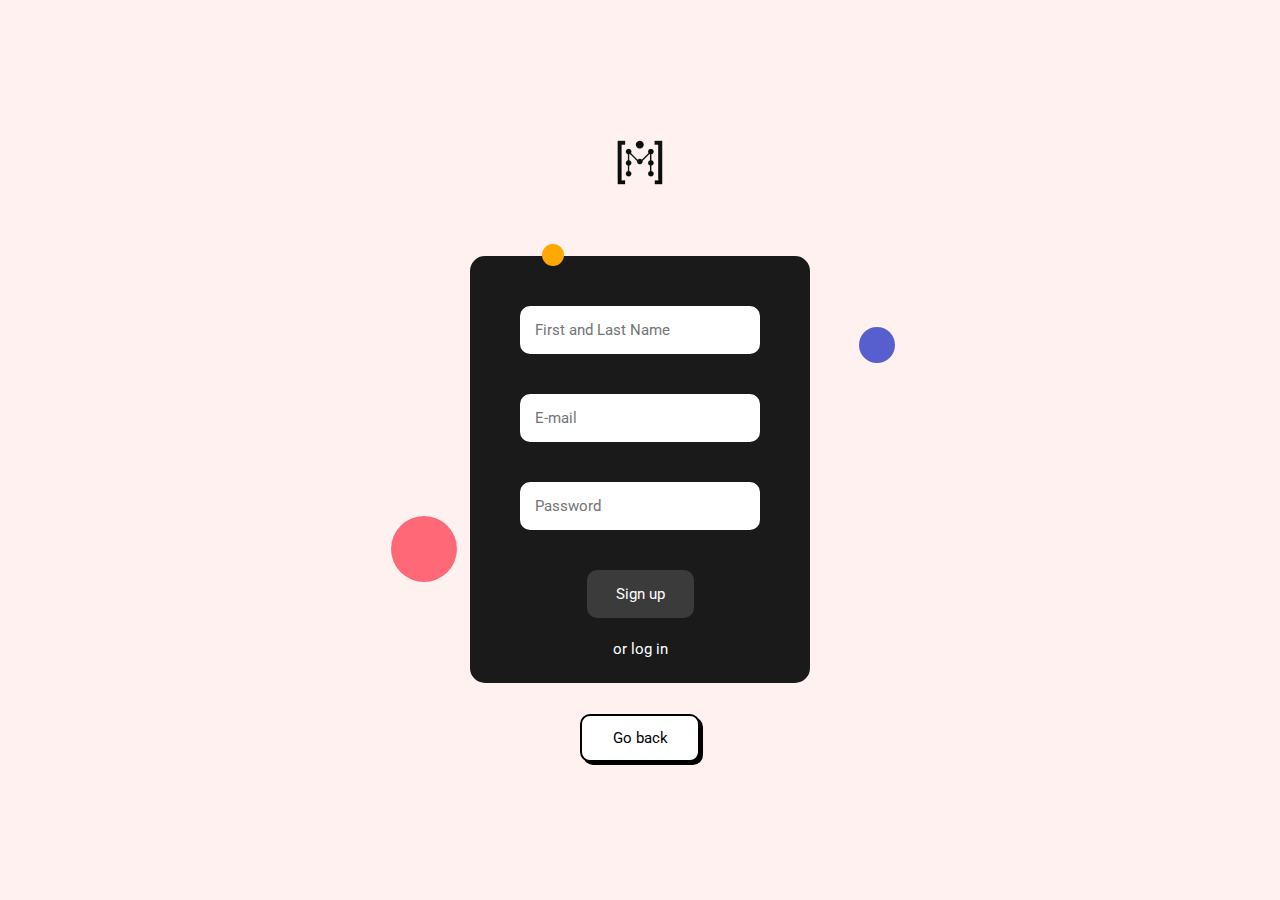
<file: login.html>
<!DOCTYPE html>
<html lang="en">
<head>
  <meta charset="UTF-8">
  <meta name="viewport" content="width=device-width, initial-scale=1.0">
  <meta http-equiv="X-UA-Compatible" content="ie=edge">
  <title>Infomatrix.ASIA</title>
	<link rel="icon" href="img/Fevicon.png" type="image/png">

  <link rel="stylesheet" href="vendors/bootstrap/bootstrap.min.css">
  <link rel="stylesheet" href="vendors/fontawesome/css/all.min.css">
  <link rel="stylesheet" href="vendors/themify-icons/themify-icons.css">
  <link rel="stylesheet" href="vendors/linericon/style.css">
  <link rel="stylesheet" href="vendors/owl-carousel/owl.theme.default.min.css">
  <link rel="stylesheet" href="vendors/owl-carousel/owl.carousel.min.css">

  <link rel="stylesheet" href="css/styleLogin.css">
</head>
<body>


  <div class="centering">
      <div class="center">
        <div class="logo">
          <img src="img/logo.png" alt="">
        </div>  
        <div class="mainblock">
          <form method="POST">
            <input type="text" name="" placeholder="First and Last Name" required="">
            <input type="text" name="E-mail" required="" placeholder="E-mail">
            <input type="password" name="" required="" placeholder="Password">
            <button class="signup">Sign up</button>
            <button class="orlogin">or log in</button>
          </form>
        </div>
        <div class="fuck_go_back">
          <a href="">Go back</a>
        </div>

      </div>


    

  </div>

  <script src="vendors/jquery/jquery-3.2.1.min.js"></script>
  <script src="vendors/bootstrap/bootstrap.bundle.min.js"></script>
  <script src="vendors/owl-carousel/owl.carousel.min.js"></script>
  <script src="js/jquery.ajaxchimp.min.js"></script>
  <script src="js/mail-script.js"></script>
  <script src="js/main.js"></script>
</body>
</html>
</file>
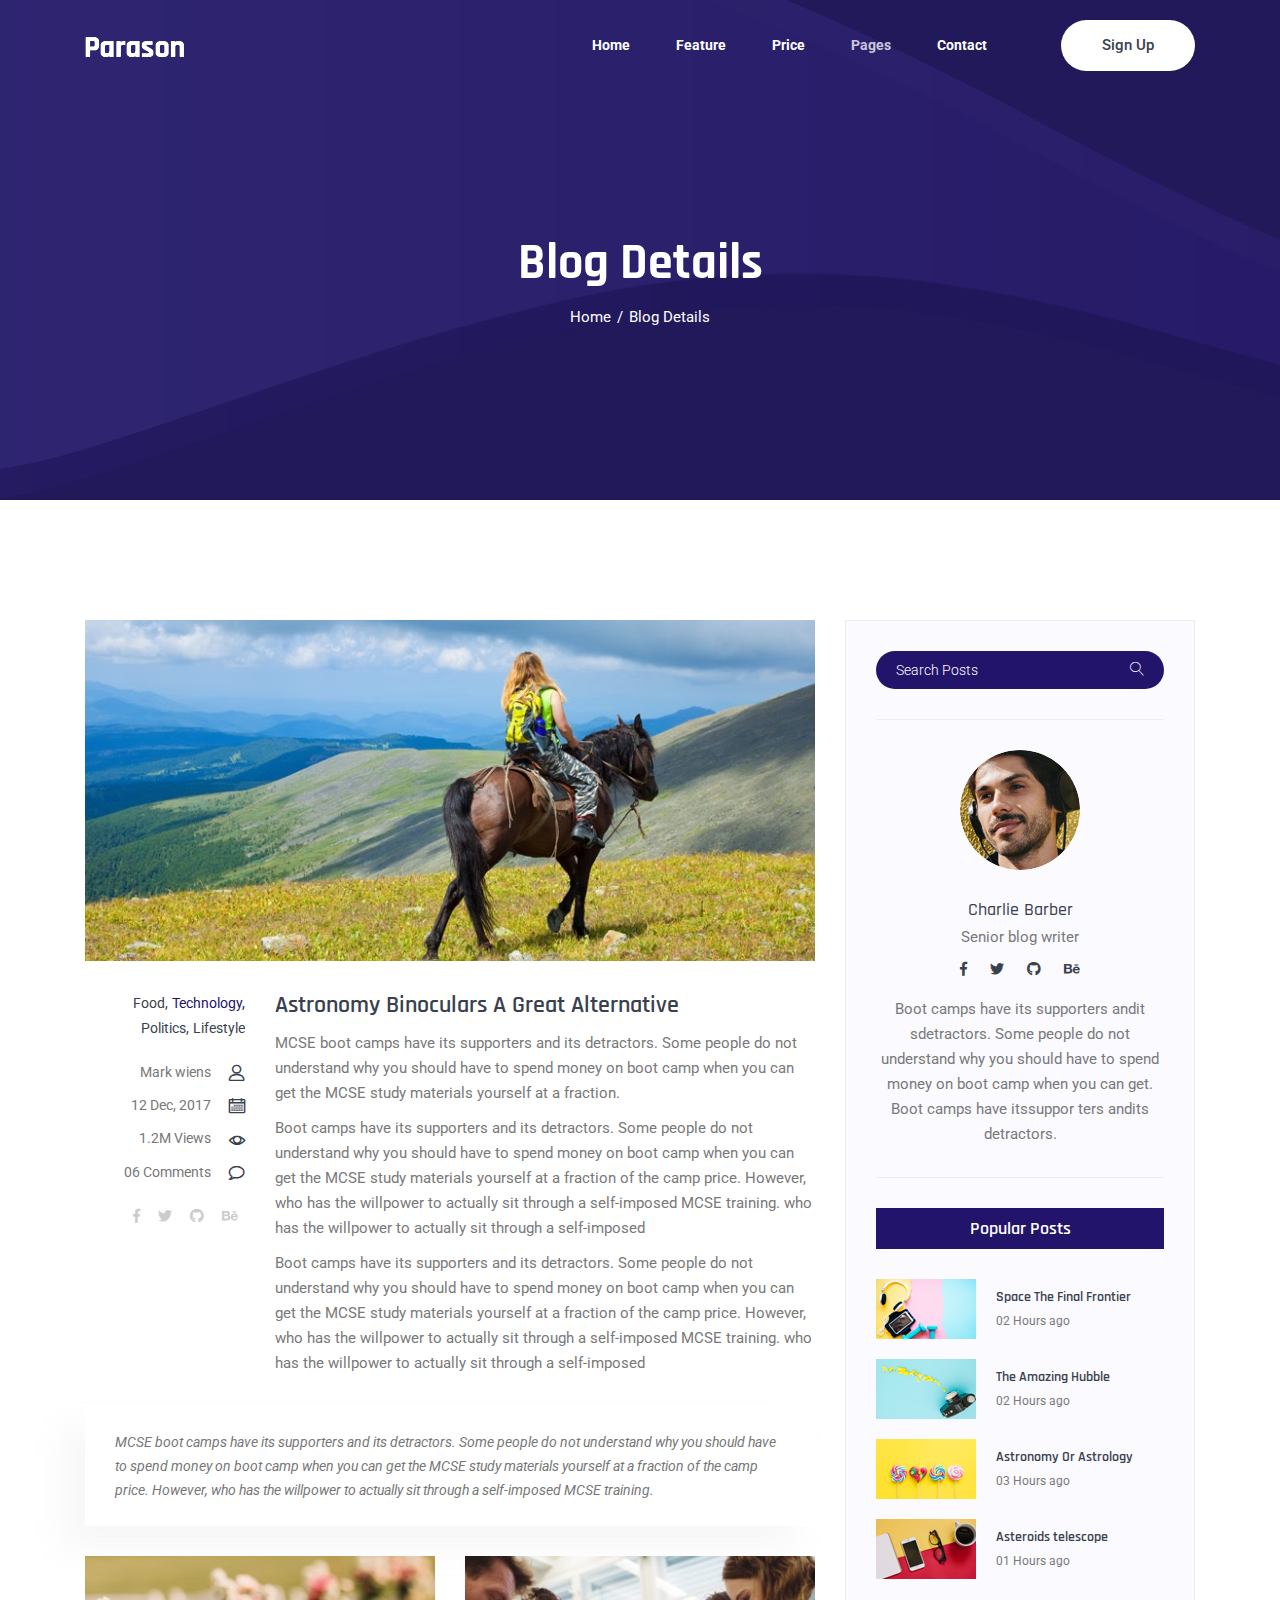
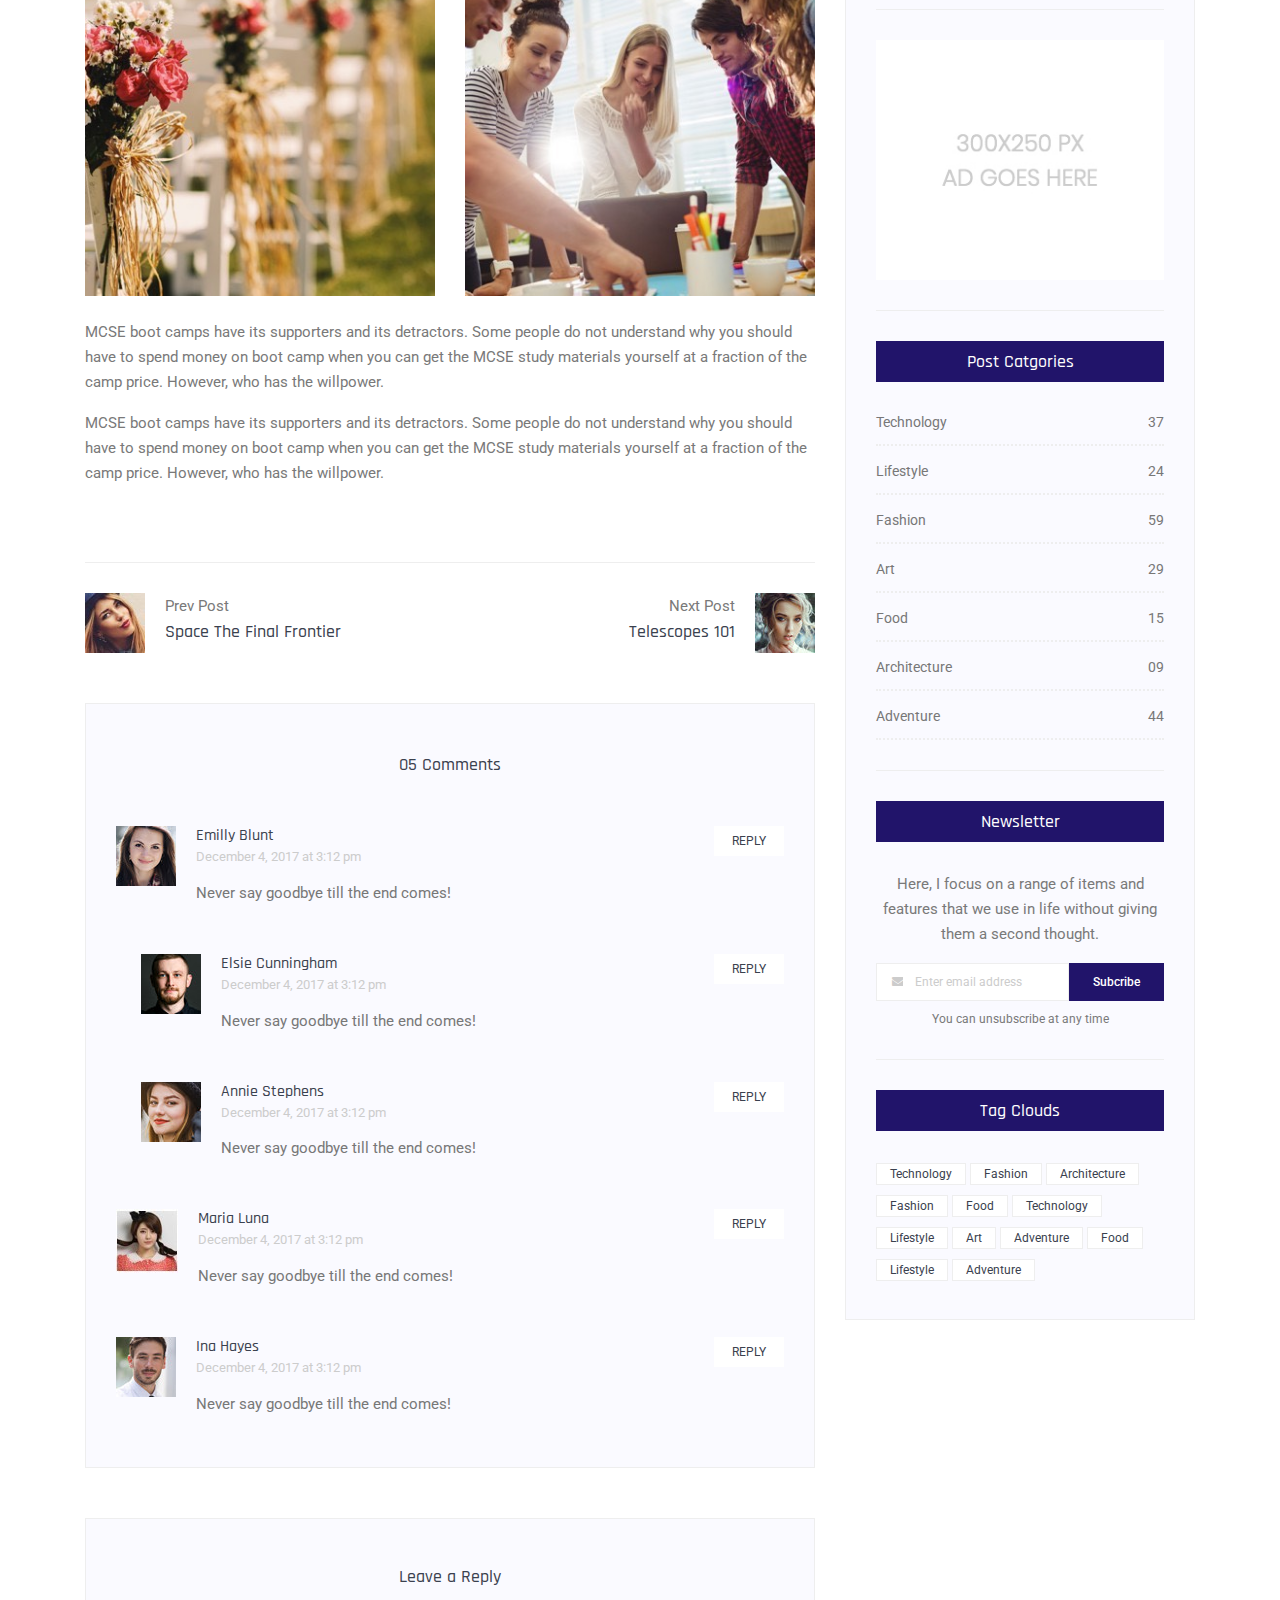
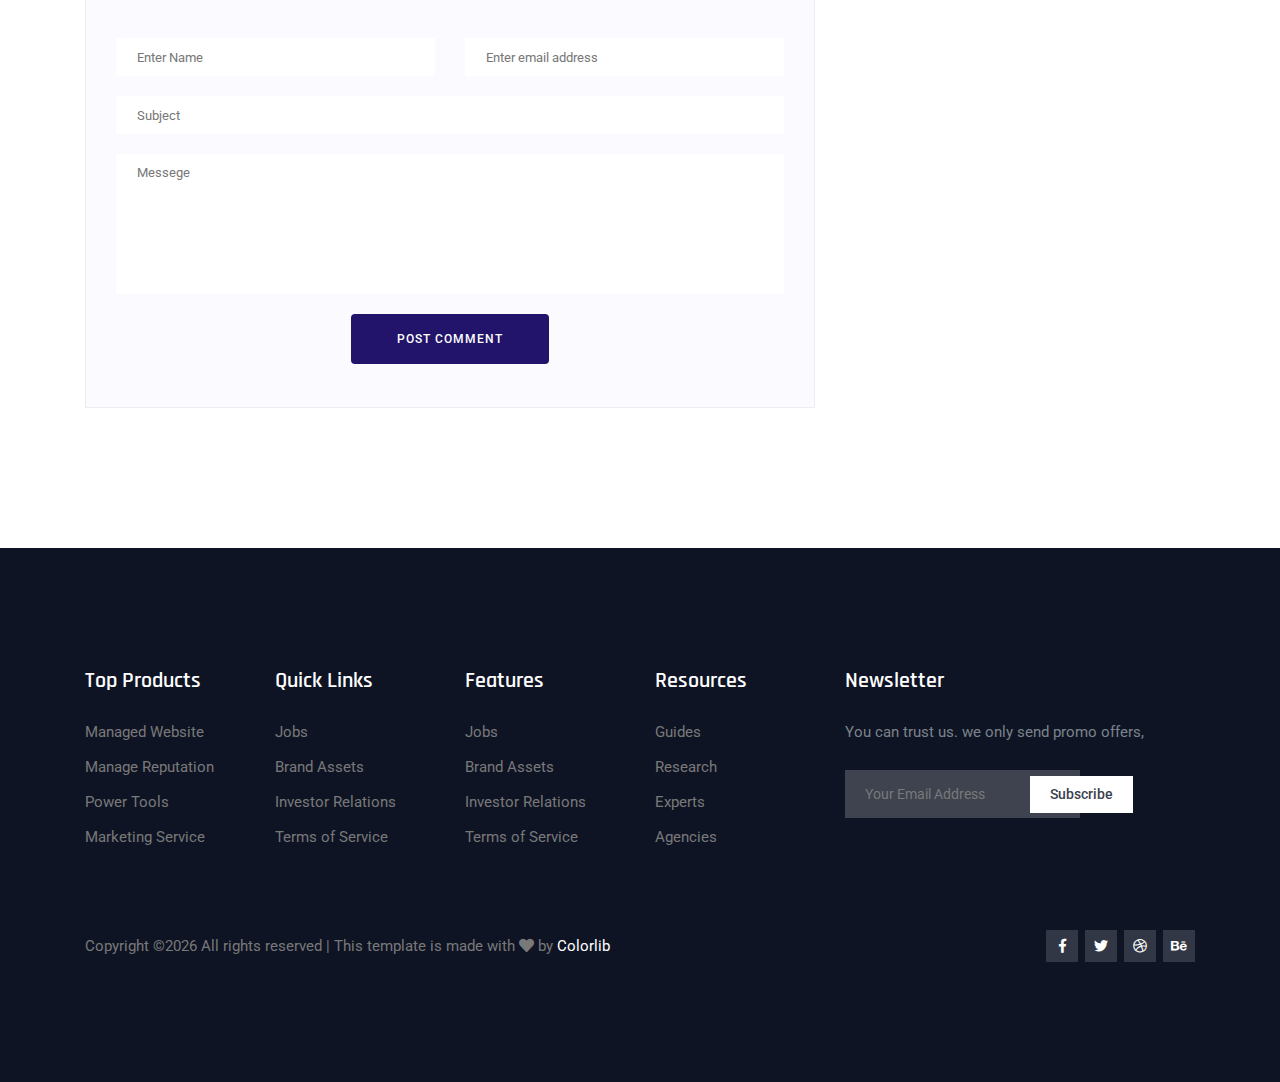
<file: parason/blog-details.html>
<!DOCTYPE html>
<html lang="en">
<head>
  <meta charset="UTF-8">
  <meta name="viewport" content="width=device-width, initial-scale=1.0">
  <meta http-equiv="X-UA-Compatible" content="ie=edge">
  <title>Parason Software - Blog Details</title>
	<link rel="icon" href="img/Fevicon.png" type="image/png">

  <link rel="stylesheet" href="vendors/bootstrap/bootstrap.min.css">
  <link rel="stylesheet" href="vendors/fontawesome/css/all.min.css">
  <link rel="stylesheet" href="vendors/themify-icons/themify-icons.css">
  <link rel="stylesheet" href="vendors/linericon/style.css">
  <link rel="stylesheet" href="vendors/owl-carousel/owl.theme.default.min.css">
  <link rel="stylesheet" href="vendors/owl-carousel/owl.carousel.min.css">

  <link rel="stylesheet" href="css/style.css">
</head>
<body>
  <!--================Header Menu Area =================-->
  <header class="header_area">
    <div class="main_menu">
      <nav class="navbar navbar-expand-lg navbar-light">
        <div class="container box_1620">
          <!-- Brand and toggle get grouped for better mobile display -->
          <a class="navbar-brand logo_h" href="index.html"><img src="img/logo.png" alt=""></a>
          <button class="navbar-toggler" type="button" data-toggle="collapse" data-target="#navbarSupportedContent" aria-controls="navbarSupportedContent" aria-expanded="false" aria-label="Toggle navigation">
            <span class="icon-bar"></span>
            <span class="icon-bar"></span>
            <span class="icon-bar"></span>
          </button>
          <!-- Collect the nav links, forms, and other content for toggling -->
          <div class="collapse navbar-collapse offset" id="navbarSupportedContent">
            <ul class="nav navbar-nav menu_nav justify-content-end">
              <li class="nav-item"><a class="nav-link" href="index.html">Home</a></li> 
              <li class="nav-item"><a class="nav-link" href="feature.html">Feature</a></li> 
              <li class="nav-item"><a class="nav-link" href="pricing.html">Price</a>
              <li class="nav-item active submenu dropdown">
                <a href="#" class="nav-link dropdown-toggle" data-toggle="dropdown" role="button" aria-haspopup="true"
                  aria-expanded="false">Pages</a>
                <ul class="dropdown-menu">
                  <li class="nav-item active"><a class="nav-link" href="blog.html">Blog</a></li>
                  <li class="nav-item"><a class="nav-link" href="blog-details.html">Blog Details</a></li>
                </ul>
							</li>
              <li class="nav-item"><a class="nav-link" href="contact.html">Contact</a></li>
            </ul>

            <ul class="navbar-right">
              <li class="nav-item">
                <button class="button button-header bg">Sign up</button>
              </li>
            </ul>
          </div> 
        </div>
      </nav>
    </div>
  </header>
  <!--================Header Menu Area =================-->

  <!--================ Hero sm Banner start =================-->      
  <section class="hero-banner hero-banner--sm mb-30px">
    <div class="container">
      <div class="hero-banner--sm__content">
        <h1>Blog Details</h1>
        <nav aria-label="breadcrumb" class="banner-breadcrumb">
          <ol class="breadcrumb">
            <li class="breadcrumb-item"><a href="#">Home</a></li>
            <li class="breadcrumb-item active" aria-current="page">Blog Details</li>
          </ol>
        </nav>
      </div>
    </div>
  </section>
  <!--================ Hero sm Banner end =================-->


  <!--================Blog Area =================-->
	<section class="blog_area single-post-area section-margin--medium">
		<div class="container">
			<div class="row">
					<div class="col-lg-8 posts-list">
							<div class="single-post row">
									<div class="col-lg-12">
											<div class="feature-img">
													<img class="img-fluid" src="img/blog/feature-img1.jpg" alt="">
											</div>
									</div>
									<div class="col-lg-3  col-md-3">
											<div class="blog_info text-right">
													<div class="post_tag">
															<a href="#">Food,</a>
															<a class="active" href="#">Technology,</a>
															<a href="#">Politics,</a>
															<a href="#">Lifestyle</a>
													</div>
													<ul class="blog_meta list">
															<li>
																	<a href="#">Mark wiens
																			<i class="lnr lnr-user"></i>
																	</a>
															</li>
															<li>
																	<a href="#">12 Dec, 2017
																			<i class="lnr lnr-calendar-full"></i>
																	</a>
															</li>
															<li>
																	<a href="#">1.2M Views
																			<i class="lnr lnr-eye"></i>
																	</a>
															</li>
															<li>
																	<a href="#">06 Comments
																			<i class="lnr lnr-bubble"></i>
																	</a>
															</li>
													</ul>
													<ul class="social-links">
															<li>
																	<a href="#">
																			<i class="fab fa-facebook-f"></i>
																	</a>
															</li>
															<li>
																	<a href="#">
																		<i class="fab fa-twitter"></i>																				
																	</a>
															</li>
															<li>
																	<a href="#">
																		<i class="fab fa-github"></i>																				
																	</a>
															</li>
															<li>
																	<a href="#">
																		<i class="fab fa-behance"></i>																				
																	</a>
															</li>
													</ul>
											</div>
									</div>
									<div class="col-lg-9 col-md-9 blog_details">
											<h2>Astronomy Binoculars A Great Alternative</h2>
											<p class="excert">
													MCSE boot camps have its supporters and its detractors. Some people do not understand why you should have to spend money
													on boot camp when you can get the MCSE study materials yourself at a fraction.
											</p>
											<p>
													Boot camps have its supporters and its detractors. Some people do not understand why you should have to spend money on boot
													camp when you can get the MCSE study materials yourself at a fraction of the camp price.
													However, who has the willpower to actually sit through a self-imposed MCSE training. who
													has the willpower to actually sit through a self-imposed
											</p>
											<p>
													Boot camps have its supporters and its detractors. Some people do not understand why you should have to spend money on boot
													camp when you can get the MCSE study materials yourself at a fraction of the camp price.
													However, who has the willpower to actually sit through a self-imposed MCSE training. who
													has the willpower to actually sit through a self-imposed
											</p>
									</div>
									<div class="col-lg-12">
											<div class="quotes">
													MCSE boot camps have its supporters and its detractors. Some people do not understand why you should have to spend money
													on boot camp when you can get the MCSE study materials yourself at a fraction of the camp
													price. However, who has the willpower to actually sit through a self-imposed MCSE training.
											</div>
											<div class="row">
													<div class="col-6">
															<img class="img-fluid" src="img/blog/post-img1.jpg" alt="">
													</div>
													<div class="col-6">
															<img class="img-fluid" src="img/blog/post-img2.jpg" alt="">
													</div>
													<div class="col-lg-12 mt-4">
															<p>
																	MCSE boot camps have its supporters and its detractors. Some people do not understand why you should have to spend money
																	on boot camp when you can get the MCSE study materials yourself at a fraction of
																	the camp price. However, who has the willpower.
															</p>
															<p>
																	MCSE boot camps have its supporters and its detractors. Some people do not understand why you should have to spend money
																	on boot camp when you can get the MCSE study materials yourself at a fraction of
																	the camp price. However, who has the willpower.
															</p>
													</div>
											</div>
									</div>
							</div>
							<div class="navigation-area">
									<div class="row">
											<div class="col-lg-6 col-md-6 col-12 nav-left flex-row d-flex justify-content-start align-items-center">
													<div class="thumb">
															<a href="#">
																	<img class="img-fluid" src="img/blog/prev.jpg" alt="">
															</a>
													</div>
													<div class="arrow">
															<a href="#">
																	<span class="lnr text-white lnr-arrow-left"></span>
															</a>
													</div>
													<div class="detials">
															<p>Prev Post</p>
															<a href="#">
																	<h4>Space The Final Frontier</h4>
															</a>
													</div>
											</div>
											<div class="col-lg-6 col-md-6 col-12 nav-right flex-row d-flex justify-content-end align-items-center">
													<div class="detials">
															<p>Next Post</p>
															<a href="#">
																	<h4>Telescopes 101</h4>
															</a>
													</div>
													<div class="arrow">
															<a href="#">
																	<span class="lnr text-white lnr-arrow-right"></span>
															</a>
													</div>
													<div class="thumb">
															<a href="#">
																	<img class="img-fluid" src="img/blog/next.jpg" alt="">
															</a>
													</div>
											</div>
									</div>
							</div>
							<div class="comments-area">
									<h4>05 Comments</h4>
									<div class="comment-list">
											<div class="single-comment justify-content-between d-flex">
													<div class="user justify-content-between d-flex">
															<div class="thumb">
																	<img src="img/blog/c1.jpg" alt="">
															</div>
															<div class="desc">
																	<h5>
																			<a href="#">Emilly Blunt</a>
																	</h5>
																	<p class="date">December 4, 2017 at 3:12 pm </p>
																	<p class="comment">
																			Never say goodbye till the end comes!
																	</p>
															</div>
													</div>
													<div class="reply-btn">
															<a href="#" class="btn-reply text-uppercase">reply</a>
													</div>
											</div>
									</div>
									<div class="comment-list left-padding">
											<div class="single-comment justify-content-between d-flex">
													<div class="user justify-content-between d-flex">
															<div class="thumb">
																	<img src="img/blog/c2.jpg" alt="">
															</div>
															<div class="desc">
																	<h5>
																			<a href="#">Elsie Cunningham</a>
																	</h5>
																	<p class="date">December 4, 2017 at 3:12 pm </p>
																	<p class="comment">
																			Never say goodbye till the end comes!
																	</p>
															</div>
													</div>
													<div class="reply-btn">
															<a href="#" class="btn-reply text-uppercase">reply</a>
													</div>
											</div>
									</div>
									<div class="comment-list left-padding">
											<div class="single-comment justify-content-between d-flex">
													<div class="user justify-content-between d-flex">
															<div class="thumb">
																	<img src="img/blog/c3.jpg" alt="">
															</div>
															<div class="desc">
																	<h5>
																			<a href="#">Annie Stephens</a>
																	</h5>
																	<p class="date">December 4, 2017 at 3:12 pm </p>
																	<p class="comment">
																			Never say goodbye till the end comes!
																	</p>
															</div>
													</div>
													<div class="reply-btn">
															<a href="#" class="btn-reply text-uppercase">reply</a>
													</div>
											</div>
									</div>
									<div class="comment-list">
											<div class="single-comment justify-content-between d-flex">
													<div class="user justify-content-between d-flex">
															<div class="thumb">
																	<img src="img/blog/c4.jpg" alt="">
															</div>
															<div class="desc">
																	<h5>
																			<a href="#">Maria Luna</a>
																	</h5>
																	<p class="date">December 4, 2017 at 3:12 pm </p>
																	<p class="comment">
																			Never say goodbye till the end comes!
																	</p>
															</div>
													</div>
													<div class="reply-btn">
															<a href="#" class="btn-reply text-uppercase">reply</a>
													</div>
											</div>
									</div>
									<div class="comment-list">
											<div class="single-comment justify-content-between d-flex">
													<div class="user justify-content-between d-flex">
															<div class="thumb">
																	<img src="img/blog/c5.jpg" alt="">
															</div>
															<div class="desc">
																	<h5>
																			<a href="#">Ina Hayes</a>
																	</h5>
																	<p class="date">December 4, 2017 at 3:12 pm </p>
																	<p class="comment">
																			Never say goodbye till the end comes!
																	</p>
															</div>
													</div>
													<div class="reply-btn">
															<a href="#" class="btn-reply text-uppercase">reply</a>
													</div>
											</div>
									</div>
							</div>
							<div class="comment-form">
									<h4>Leave a Reply</h4>
									<form>
											<div class="form-inline">
													<div class="form-group col-lg-6 col-md-6 name">
															<input type="text" class="form-control" id="name" placeholder="Enter Name" onfocus="this.placeholder = ''" onblur="this.placeholder = 'Enter Name'">
													</div>
													<div class="form-group col-lg-6 col-md-6 email">
															<input type="email" class="form-control" id="email" placeholder="Enter email address" onfocus="this.placeholder = ''" onblur="this.placeholder = 'Enter email address'">
													</div>
											</div>
											<div class="form-group">
													<input type="text" class="form-control" id="subject" placeholder="Subject" onfocus="this.placeholder = ''" onblur="this.placeholder = 'Subject'">
											</div>
											<div class="form-group">
													<textarea class="form-control mb-10" rows="5" name="message" placeholder="Messege" onfocus="this.placeholder = ''" onblur="this.placeholder = 'Messege'"
															required=""></textarea>
											</div>
											<a href="#" class="button button-postComment">Post Comment</a>
									</form>
							</div>
					</div>
					<div class="col-lg-4">
							<div class="blog_right_sidebar">
									<aside class="single_sidebar_widget search_widget">
											<div class="input-group">
													<input type="text" class="form-control" placeholder="Search Posts">
													<span class="input-group-btn">
															<button class="btn btn-default" type="button">
																	<i class="lnr lnr-magnifier"></i>
															</button>
													</span>
											</div>
											<!-- /input-group -->
											<div class="br"></div>
									</aside>
									<aside class="single_sidebar_widget author_widget">
											<img class="author_img rounded-circle" src="img/blog/author.png" alt="">
											<h4>Charlie Barber</h4>
											<p>Senior blog writer</p>
											<div class="social_icon">
	                  <a href="#">
	                      <i class="fab fa-facebook-f"></i>
	                  </a>
	                  <a href="#">
	                      <i class="fab fa-twitter"></i>
	                  </a>
	                  <a href="#">
	                      <i class="fab fa-github"></i>
	                  </a>
	                  <a href="#">
	                    <i class="fab fa-behance"></i>
	                  </a>
	              </div>
											<p>Boot camps have its supporters andit sdetractors. Some people do not understand why you should
													have to spend money on boot camp when you can get. Boot camps have itssuppor ters andits
													detractors.
											</p>
											<div class="br"></div>
									</aside>
									<aside class="single_sidebar_widget popular_post_widget">
											<h3 class="widget_title">Popular Posts</h3>
											<div class="media post_item">
													<img src="img/blog/popular-post/post1.jpg" alt="post">
													<div class="media-body">
															<a href="blog-details.html">
																	<h3>Space The Final Frontier</h3>
															</a>
															<p>02 Hours ago</p>
													</div>
											</div>
											<div class="media post_item">
													<img src="img/blog/popular-post/post2.jpg" alt="post">
													<div class="media-body">
															<a href="blog-details.html">
																	<h3>The Amazing Hubble</h3>
															</a>
															<p>02 Hours ago</p>
													</div>
											</div>
											<div class="media post_item">
													<img src="img/blog/popular-post/post3.jpg" alt="post">
													<div class="media-body">
															<a href="blog-details.html">
																	<h3>Astronomy Or Astrology</h3>
															</a>
															<p>03 Hours ago</p>
													</div>
											</div>
											<div class="media post_item">
													<img src="img/blog/popular-post/post4.jpg" alt="post">
													<div class="media-body">
															<a href="blog-details.html">
																	<h3>Asteroids telescope</h3>
															</a>
															<p>01 Hours ago</p>
													</div>
											</div>
											<div class="br"></div>
									</aside>
									<aside class="single_sidebar_widget ads_widget">
											<a href="#">
													<img class="img-fluid" src="img/blog/add.jpg" alt="">
											</a>
											<div class="br"></div>
									</aside>
									<aside class="single_sidebar_widget post_category_widget">
											<h4 class="widget_title">Post Catgories</h4>
											<ul class="list cat-list">
													<li>
															<a href="#" class="d-flex justify-content-between">
																	<p>Technology</p>
																	<p>37</p>
															</a>
													</li>
													<li>
															<a href="#" class="d-flex justify-content-between">
																	<p>Lifestyle</p>
																	<p>24</p>
															</a>
													</li>
													<li>
															<a href="#" class="d-flex justify-content-between">
																	<p>Fashion</p>
																	<p>59</p>
															</a>
													</li>
													<li>
															<a href="#" class="d-flex justify-content-between">
																	<p>Art</p>
																	<p>29</p>
															</a>
													</li>
													<li>
															<a href="#" class="d-flex justify-content-between">
																	<p>Food</p>
																	<p>15</p>
															</a>
													</li>
													<li>
															<a href="#" class="d-flex justify-content-between">
																	<p>Architecture</p>
																	<p>09</p>
															</a>
													</li>
													<li>
															<a href="#" class="d-flex justify-content-between">
																	<p>Adventure</p>
																	<p>44</p>
															</a>
													</li>
											</ul>
											<div class="br"></div>
									</aside>
									<aside class="single-sidebar-widget newsletter_widget">
											<h4 class="widget_title">Newsletter</h4>
											<p>
													Here, I focus on a range of items and features that we use in life without giving them a second thought.
											</p>
											<div class="form-group d-flex flex-row">
													<div class="input-group">
															<div class="input-group-prepend">
																	<div class="input-group-text">
																			<i class="fa fa-envelope" aria-hidden="true"></i>
																	</div>
															</div>
															<input type="text" class="form-control" id="inlineFormInputGroup" placeholder="Enter email address" onfocus="this.placeholder = ''"
																	onblur="this.placeholder = 'Enter email'">
													</div>
													<a href="#" class="bbtns">Subcribe</a>
											</div>
											<p class="text-bottom">You can unsubscribe at any time</p>
											<div class="br"></div>
									</aside>
									<aside class="single-sidebar-widget tag_cloud_widget">
											<h4 class="widget_title">Tag Clouds</h4>
											<ul class="list">
													<li>
															<a href="#">Technology</a>
													</li>
													<li>
															<a href="#">Fashion</a>
													</li>
													<li>
															<a href="#">Architecture</a>
													</li>
													<li>
															<a href="#">Fashion</a>
													</li>
													<li>
															<a href="#">Food</a>
													</li>
													<li>
															<a href="#">Technology</a>
													</li>
													<li>
															<a href="#">Lifestyle</a>
													</li>
													<li>
															<a href="#">Art</a>
													</li>
													<li>
															<a href="#">Adventure</a>
													</li>
													<li>
															<a href="#">Food</a>
													</li>
													<li>
															<a href="#">Lifestyle</a>
													</li>
													<li>
															<a href="#">Adventure</a>
													</li>
											</ul>
									</aside>
							</div>
					</div>
			</div>
		</div>
	</section>
	<!--================Blog Area =================-->






  <!-- ================ start footer Area ================= -->
  <footer class="footer-area section-gap">
		<div class="container">
			<div class="row">
				<div class="col-xl-2 col-sm-6 mb-4 mb-xl-0 single-footer-widget">
					<h4>Top Products</h4>
					<ul>
						<li><a href="#">Managed Website</a></li>
						<li><a href="#">Manage Reputation</a></li>
						<li><a href="#">Power Tools</a></li>
						<li><a href="#">Marketing Service</a></li>
					</ul>
				</div>
				<div class="col-xl-2 col-sm-6 mb-4 mb-xl-0 single-footer-widget">
					<h4>Quick Links</h4>
					<ul>
						<li><a href="#">Jobs</a></li>
						<li><a href="#">Brand Assets</a></li>
						<li><a href="#">Investor Relations</a></li>
						<li><a href="#">Terms of Service</a></li>
					</ul>
				</div>
				<div class="col-xl-2 col-sm-6 mb-4 mb-xl-0 single-footer-widget">
					<h4>Features</h4>
					<ul>
						<li><a href="#">Jobs</a></li>
						<li><a href="#">Brand Assets</a></li>
						<li><a href="#">Investor Relations</a></li>
						<li><a href="#">Terms of Service</a></li>
					</ul>
				</div>
				<div class="col-xl-2 col-sm-6 mb-4 mb-xl-0 single-footer-widget">
					<h4>Resources</h4>
					<ul>
						<li><a href="#">Guides</a></li>
						<li><a href="#">Research</a></li>
						<li><a href="#">Experts</a></li>
						<li><a href="#">Agencies</a></li>
					</ul>
				</div>
				<div class="col-xl-4 col-md-8 mb-4 mb-xl-0 single-footer-widget">
					<h4>Newsletter</h4>
					<p>You can trust us. we only send promo offers,</p>
					<div class="form-wrap" id="mc_embed_signup">
						<form target="_blank" action="https://spondonit.us12.list-manage.com/subscribe/post?u=1462626880ade1ac87bd9c93a&amp;id=92a4423d01"
						 method="get" class="form-inline">
							<input class="form-control" name="EMAIL" placeholder="Your Email Address" onfocus="this.placeholder = ''" onblur="this.placeholder = 'Your Email Address '"
							 required="" type="email">
							<button class="click-btn btn btn-default">subscribe</button>
							<div style="position: absolute; left: -5000px;">
								<input name="b_36c4fd991d266f23781ded980_aefe40901a" tabindex="-1" value="" type="text">
							</div>

							<div class="info"></div>
						</form>
					</div>
				</div>
			</div>
			<div class="footer-bottom row align-items-center text-center text-lg-left">
				<p class="footer-text m-0 col-lg-8 col-md-12"><!-- Link back to Colorlib can't be removed. Template is licensed under CC BY 3.0. -->
Copyright &copy;<script>document.write(new Date().getFullYear());</script> All rights reserved | This template is made with <i class="fa fa-heart" aria-hidden="true"></i> by <a href="https://colorlib.com" target="_blank">Colorlib</a>
<!-- Link back to Colorlib can't be removed. Template is licensed under CC BY 3.0. --></p>
				<div class="col-lg-4 col-md-12 text-center text-lg-right footer-social">
					<a href="#"><i class="fab fa-facebook-f"></i></a>
					<a href="#"><i class="fab fa-twitter"></i></a>
					<a href="#"><i class="fab fa-dribbble"></i></a>
					<a href="#"><i class="fab fa-behance"></i></a>
				</div>
			</div>
		</div>
	</footer>
  <!-- ================ End footer Area ================= -->

  <script src="vendors/jquery/jquery-3.2.1.min.js"></script>
  <script src="vendors/bootstrap/bootstrap.bundle.min.js"></script>
  <script src="vendors/owl-carousel/owl.carousel.min.js"></script>
  <script src="js/jquery.ajaxchimp.min.js"></script>
  <script src="js/mail-script.js"></script>
  <script src="js/main.js"></script>
</body>
</html>
</file>
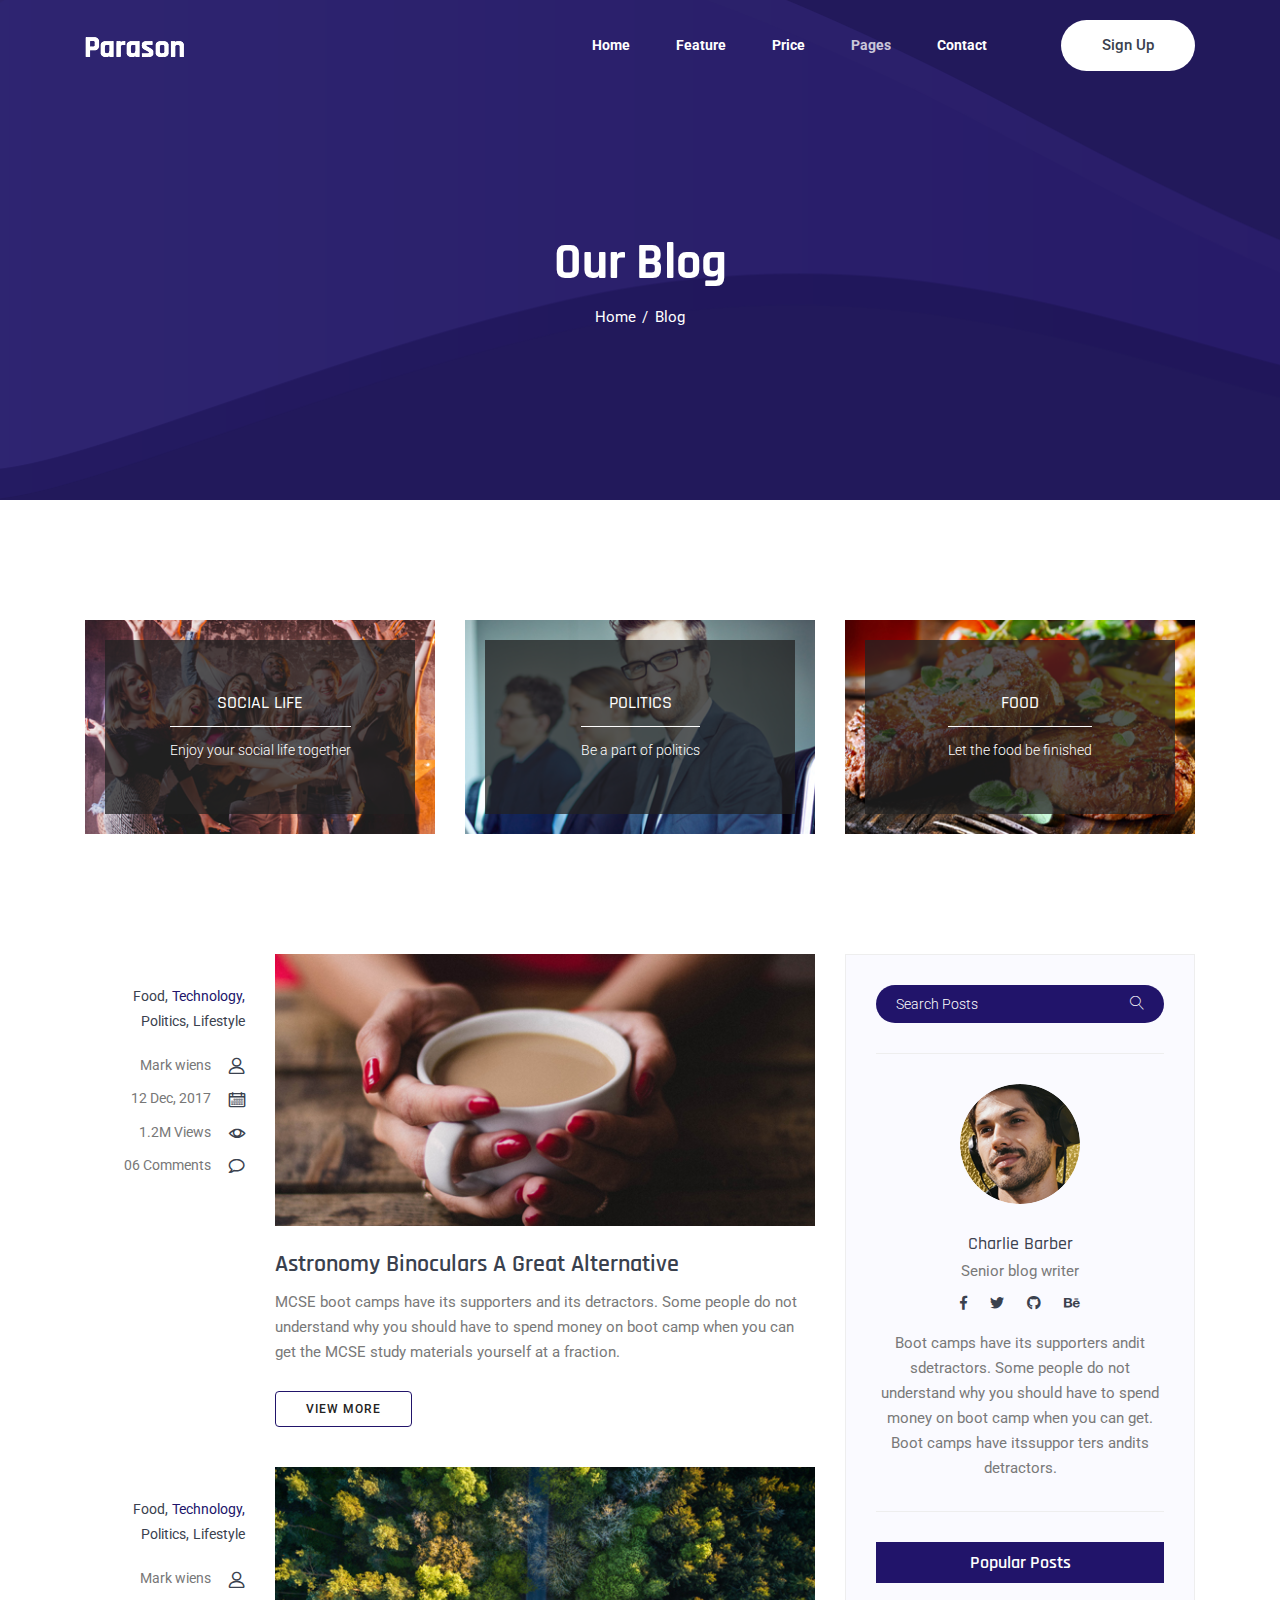
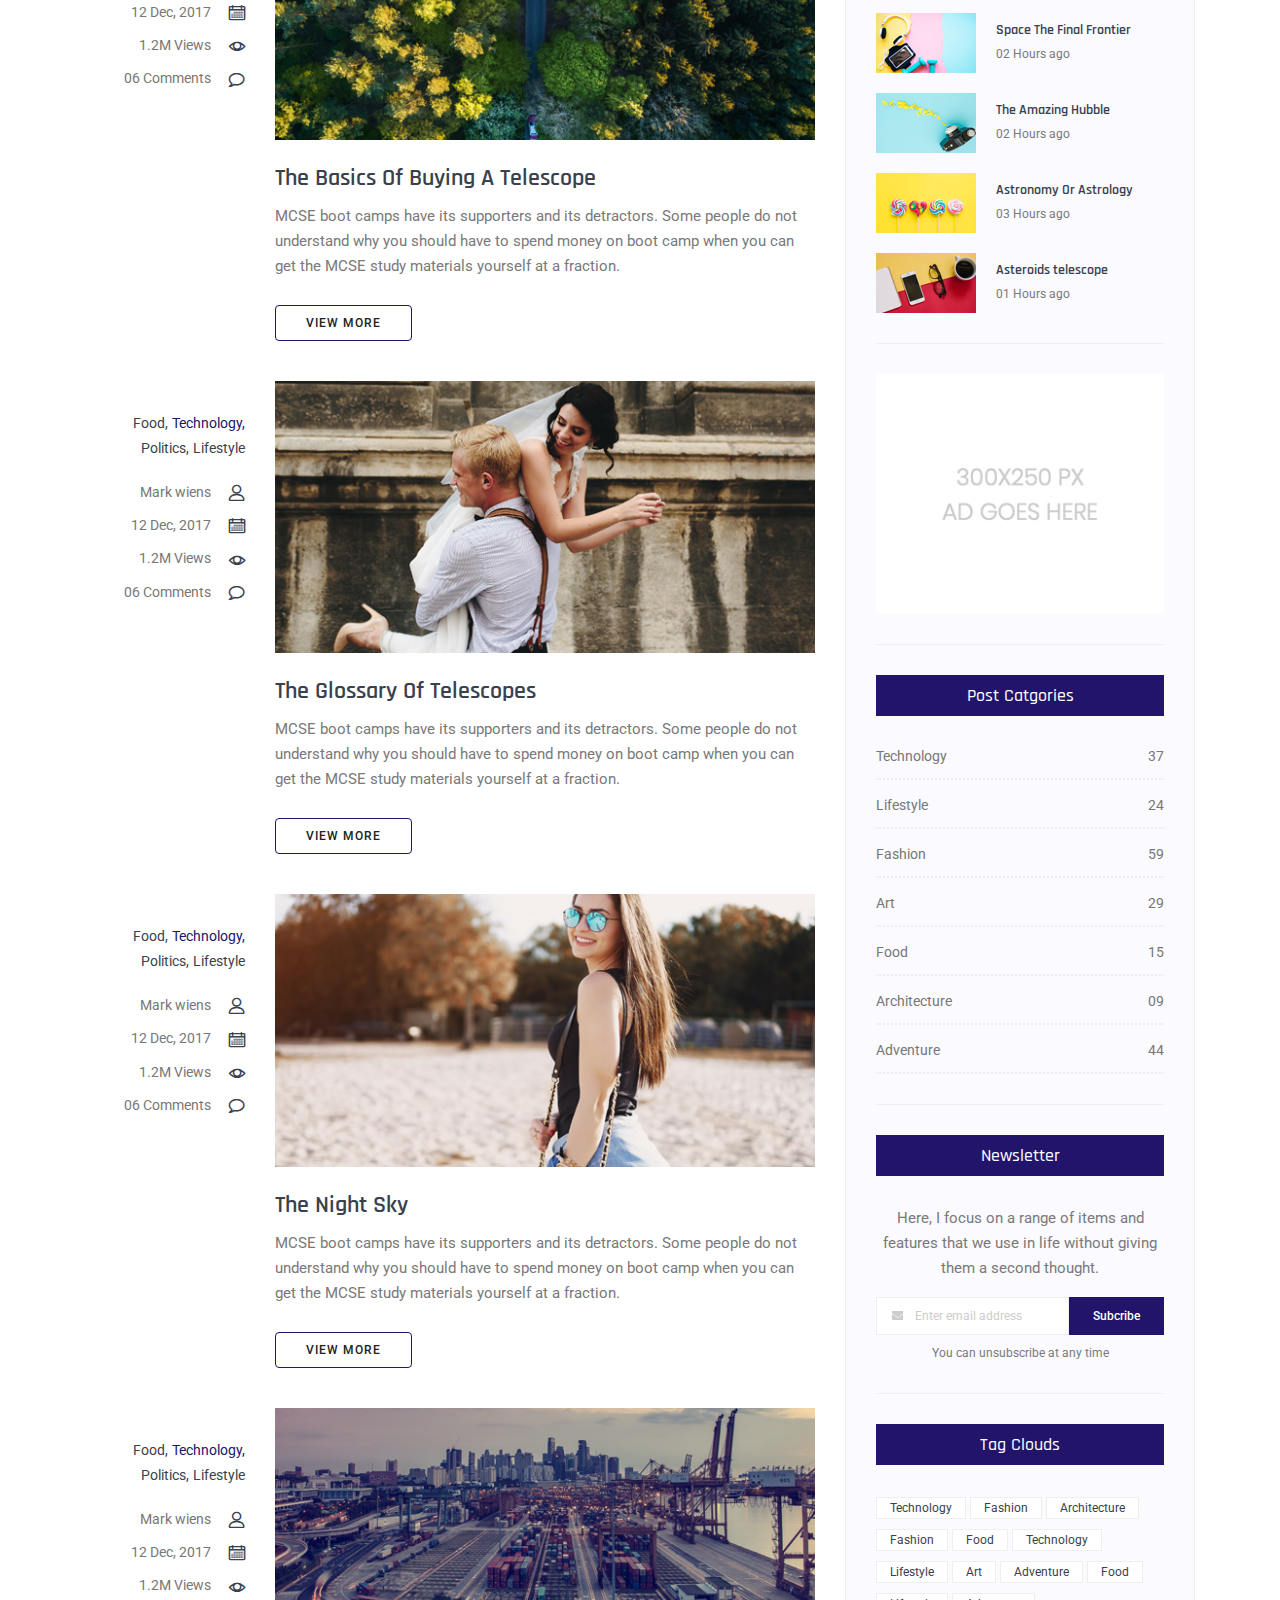
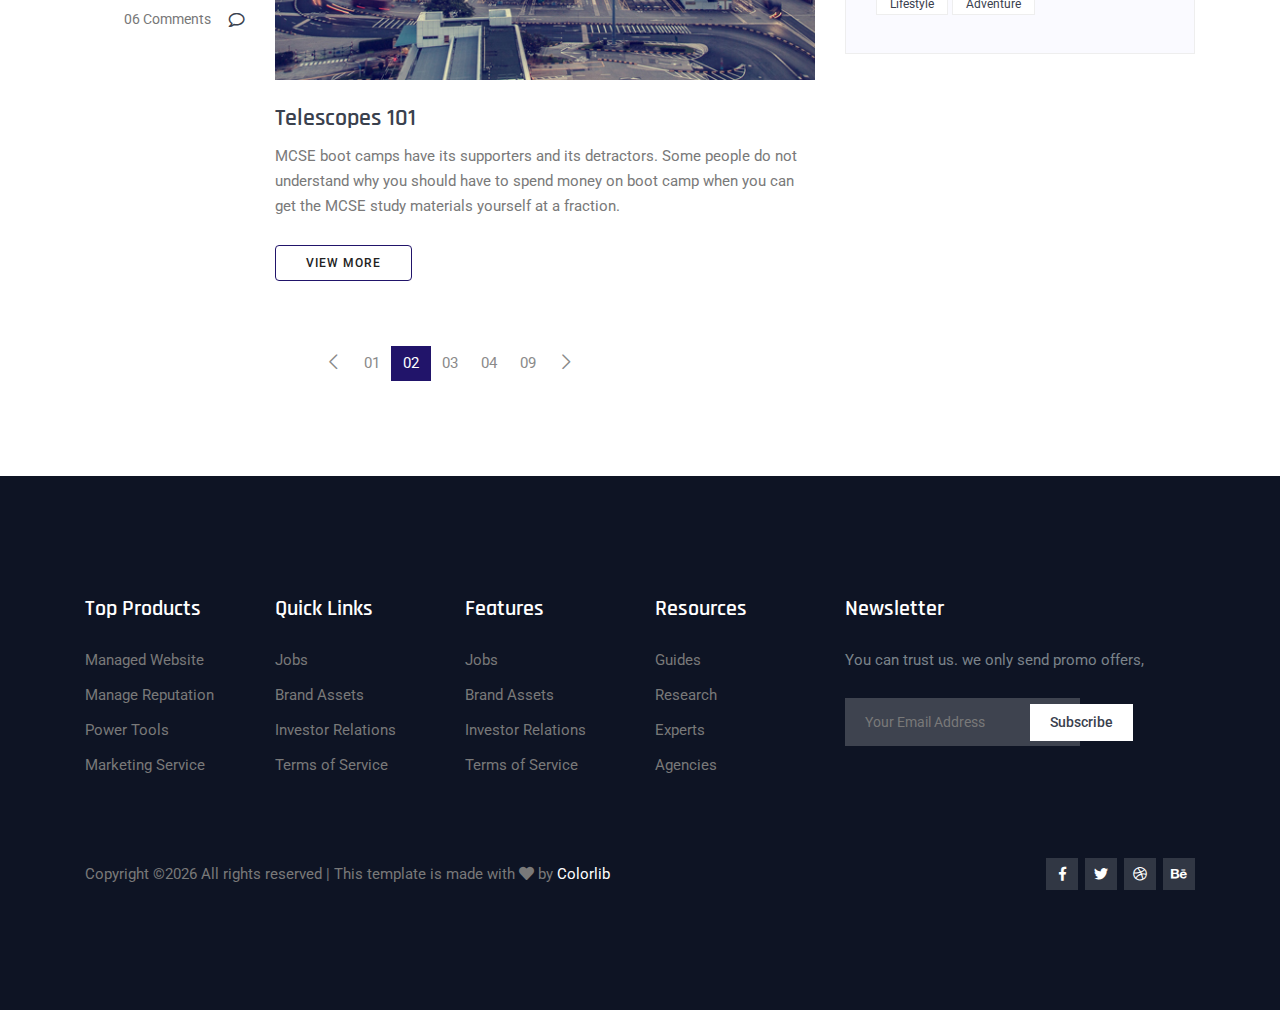
<file: parason/blog.html>
<!DOCTYPE html>
<html lang="en">
<head>
  <meta charset="UTF-8">
  <meta name="viewport" content="width=device-width, initial-scale=1.0">
  <meta http-equiv="X-UA-Compatible" content="ie=edge">
  <title>Parason Software - Blog</title>
	<link rel="icon" href="img/Fevicon.png" type="image/png">

  <link rel="stylesheet" href="vendors/bootstrap/bootstrap.min.css">
  <link rel="stylesheet" href="vendors/fontawesome/css/all.min.css">
  <link rel="stylesheet" href="vendors/themify-icons/themify-icons.css">
  <link rel="stylesheet" href="vendors/linericon/style.css">
  <link rel="stylesheet" href="vendors/owl-carousel/owl.theme.default.min.css">
  <link rel="stylesheet" href="vendors/owl-carousel/owl.carousel.min.css">

  <link rel="stylesheet" href="css/style.css">
</head>
<body>
  <!--================Header Menu Area =================-->
  <header class="header_area">
    <div class="main_menu">
      <nav class="navbar navbar-expand-lg navbar-light">
        <div class="container box_1620">
          <!-- Brand and toggle get grouped for better mobile display -->
          <a class="navbar-brand logo_h" href="index.html"><img src="img/logo.png" alt=""></a>
          <button class="navbar-toggler" type="button" data-toggle="collapse" data-target="#navbarSupportedContent" aria-controls="navbarSupportedContent" aria-expanded="false" aria-label="Toggle navigation">
            <span class="icon-bar"></span>
            <span class="icon-bar"></span>
            <span class="icon-bar"></span>
          </button>
          <!-- Collect the nav links, forms, and other content for toggling -->
          <div class="collapse navbar-collapse offset" id="navbarSupportedContent">
            <ul class="nav navbar-nav menu_nav justify-content-end">
              <li class="nav-item"><a class="nav-link" href="index.html">Home</a></li> 
              <li class="nav-item"><a class="nav-link" href="feature.html">Feature</a></li> 
              <li class="nav-item"><a class="nav-link" href="pricing.html">Price</a>
              <li class="nav-item active submenu dropdown">
                <a href="#" class="nav-link dropdown-toggle" data-toggle="dropdown" role="button" aria-haspopup="true"
                  aria-expanded="false">Pages</a>
                <ul class="dropdown-menu">
                  <li class="nav-item active"><a class="nav-link" href="blog.html">Blog</a></li>
                  <li class="nav-item"><a class="nav-link" href="blog-details.html">Blog Details</a></li>
                </ul>
							</li>
              <li class="nav-item"><a class="nav-link" href="contact.html">Contact</a></li>
            </ul>

            <ul class="navbar-right">
              <li class="nav-item">
                <button class="button button-header bg">Sign up</button>
              </li>
            </ul>
          </div> 
        </div>
      </nav>
    </div>
  </header>
  <!--================Header Menu Area =================-->

  <!--================ Hero sm Banner start =================-->      
  <section class="hero-banner hero-banner--sm mb-30px">
    <div class="container">
      <div class="hero-banner--sm__content">
        <h1>Our Blog</h1>
        <nav aria-label="breadcrumb" class="banner-breadcrumb">
          <ol class="breadcrumb">
            <li class="breadcrumb-item"><a href="#">Home</a></li>
            <li class="breadcrumb-item active" aria-current="page">Blog</li>
          </ol>
        </nav>
      </div>
    </div>
  </section>
  <!--================ Hero sm Banner end =================-->


  <!--================Blog Categorie Area =================-->
  <section class="blog_categorie_area">
    <div class="container">
      <div class="row">
        <div class="col-sm-6 col-lg-4 mb-4 mb-lg-0">
            <div class="categories_post">
                <img class="card-img rounded-0" src="img/blog/cat-post/cat-post-3.jpg" alt="post">
                <div class="categories_details">
                    <div class="categories_text">
                        <a href="single-blog.html">
                            <h5>Social Life</h5>
                        </a>
                        <div class="border_line"></div>
                        <p>Enjoy your social life together</p>
                    </div>
                </div>
            </div>
        </div>
        <div class="col-sm-6 col-lg-4 mb-4 mb-lg-0">
          <div class="categories_post">
            <img class="card-img rounded-0" src="img/blog/cat-post/cat-post-2.jpg" alt="post">
            <div class="categories_details">
              <div class="categories_text">
                <a href="single-blog.html">
                    <h5>Politics</h5>
                </a>
                <div class="border_line"></div>
                <p>Be a part of politics</p>
              </div>
            </div>
          </div>
        </div>
        <div class="col-sm-6 col-lg-4 mb-4 mb-lg-0">
            <div class="categories_post">
                <img class="card-img rounded-0" src="img/blog/cat-post/cat-post-1.jpg" alt="post">
                <div class="categories_details">
                    <div class="categories_text">
                        <a href="single-blog.html">
                            <h5>Food</h5>
                        </a>
                        <div class="border_line"></div>
                        <p>Let the food be finished</p>
                    </div>
                </div>
            </div>
        </div>
      </div>
    </div>
  </section>
  <!--================Blog Categorie Area =================-->

  <!--================Blog Area =================-->
  <section class="blog_area">
      <div class="container">
          <div class="row">
              <div class="col-lg-8">
                  <div class="blog_left_sidebar">
                      <article class="row blog_item">
                          <div class="col-md-3">
                              <div class="blog_info text-right">
                                  <div class="post_tag">
                                      <a href="#">Food,</a>
                                      <a class="active" href="#">Technology,</a>
                                      <a href="#">Politics,</a>
                                      <a href="#">Lifestyle</a>
                                  </div>
                                  <ul class="blog_meta list">
                                      <li>
                                          <a href="#">Mark wiens
                                              <i class="lnr lnr-user"></i>
                                          </a>
                                      </li>
                                      <li>
                                          <a href="#">12 Dec, 2017
                                              <i class="lnr lnr-calendar-full"></i>
                                          </a>
                                      </li>
                                      <li>
                                          <a href="#">1.2M Views
                                              <i class="lnr lnr-eye"></i>
                                          </a>
                                      </li>
                                      <li>
                                          <a href="#">06 Comments
                                              <i class="lnr lnr-bubble"></i>
                                          </a>
                                      </li>
                                  </ul>
                              </div>
                          </div>
                          <div class="col-md-9">
                              <div class="blog_post">
                                  <img src="img/blog/main-blog/m-blog-1.jpg" alt="">
                                  <div class="blog_details">
                                      <a href="single-blog.html">
                                          <h2>Astronomy Binoculars A Great Alternative</h2>
                                      </a>
                                      <p>MCSE boot camps have its supporters and its detractors. Some people do not understand
                                          why you should have to spend money on boot camp when you can get the MCSE study
                                          materials yourself at a fraction.</p>
                                      <a class="button button-blog" href="single-blog.html">View More</a>
                                  </div>
                              </div>
                          </div>
                      </article>
                      <article class="row blog_item">
                          <div class="col-md-3">
                              <div class="blog_info text-right">
                                  <div class="post_tag">
                                      <a href="#">Food,</a>
                                      <a class="active" href="#">Technology,</a>
                                      <a href="#">Politics,</a>
                                      <a href="#">Lifestyle</a>
                                  </div>
                                  <ul class="blog_meta list">
                                      <li>
                                          <a href="#">Mark wiens
                                              <i class="lnr lnr-user"></i>
                                          </a>
                                      </li>
                                      <li>
                                          <a href="#">12 Dec, 2017
                                              <i class="lnr lnr-calendar-full"></i>
                                          </a>
                                      </li>
                                      <li>
                                          <a href="#">1.2M Views
                                              <i class="lnr lnr-eye"></i>
                                          </a>
                                      </li>
                                      <li>
                                          <a href="#">06 Comments
                                              <i class="lnr lnr-bubble"></i>
                                          </a>
                                      </li>
                                  </ul>
                              </div>
                          </div>
                          <div class="col-md-9">
                              <div class="blog_post">
                                  <img src="img/blog/main-blog/m-blog-2.jpg" alt="">
                                  <div class="blog_details">
                                      <a href="single-blog.html">
                                          <h2>The Basics Of Buying A Telescope</h2>
                                      </a>
                                      <p>MCSE boot camps have its supporters and its detractors. Some people do not understand
                                          why you should have to spend money on boot camp when you can get the MCSE study
                                          materials yourself at a fraction.</p>
                                      <a href="single-blog.html" class="button button-blog">View More</a>
                                  </div>
                              </div>
                          </div>
                      </article>
                      <article class="row blog_item">
                          <div class="col-md-3">
                              <div class="blog_info text-right">
                                  <div class="post_tag">
                                      <a href="#">Food,</a>
                                      <a class="active" href="#">Technology,</a>
                                      <a href="#">Politics,</a>
                                      <a href="#">Lifestyle</a>
                                  </div>
                                  <ul class="blog_meta list">
                                      <li>
                                          <a href="#">Mark wiens
                                              <i class="lnr lnr-user"></i>
                                          </a>
                                      </li>
                                      <li>
                                          <a href="#">12 Dec, 2017
                                              <i class="lnr lnr-calendar-full"></i>
                                          </a>
                                      </li>
                                      <li>
                                          <a href="#">1.2M Views
                                              <i class="lnr lnr-eye"></i>
                                          </a>
                                      </li>
                                      <li>
                                          <a href="#">06 Comments
                                              <i class="lnr lnr-bubble"></i>
                                          </a>
                                      </li>
                                  </ul>
                              </div>
                          </div>
                          <div class="col-md-9">
                              <div class="blog_post">
                                  <img src="img/blog/main-blog/m-blog-3.jpg" alt="">
                                  <div class="blog_details">
                                      <a href="single-blog.html">
                                          <h2>The Glossary Of Telescopes</h2>
                                      </a>
                                      <p>MCSE boot camps have its supporters and its detractors. Some people do not understand
                                          why you should have to spend money on boot camp when you can get the MCSE study
                                          materials yourself at a fraction.</p>
                                      <a href="single-blog.html" class="button button-blog">View More</a>
                                  </div>
                              </div>
                          </div>
                      </article>
                      <article class="row blog_item">
                          <div class="col-md-3">
                              <div class="blog_info text-right">
                                  <div class="post_tag">
                                      <a href="#">Food,</a>
                                      <a class="active" href="#">Technology,</a>
                                      <a href="#">Politics,</a>
                                      <a href="#">Lifestyle</a>
                                  </div>
                                  <ul class="blog_meta list">
                                      <li>
                                          <a href="#">Mark wiens
                                              <i class="lnr lnr-user"></i>
                                          </a>
                                      </li>
                                      <li>
                                          <a href="#">12 Dec, 2017
                                              <i class="lnr lnr-calendar-full"></i>
                                          </a>
                                      </li>
                                      <li>
                                          <a href="#">1.2M Views
                                              <i class="lnr lnr-eye"></i>
                                          </a>
                                      </li>
                                      <li>
                                          <a href="#">06 Comments
                                              <i class="lnr lnr-bubble"></i>
                                          </a>
                                      </li>
                                  </ul>
                              </div>
                          </div>
                          <div class="col-md-9">
                              <div class="blog_post">
                                  <img src="img/blog/main-blog/m-blog-4.jpg" alt="">
                                  <div class="blog_details">
                                      <a href="single-blog.html">
                                          <h2>The Night Sky</h2>
                                      </a>
                                      <p>MCSE boot camps have its supporters and its detractors. Some people do not understand
                                          why you should have to spend money on boot camp when you can get the MCSE study
                                          materials yourself at a fraction.</p>
                                      <a href="single-blog.html" class="button button-blog">View More</a>
                                  </div>
                              </div>
                          </div>
                      </article>
                      <article class="row blog_item">
                          <div class="col-md-3">
                              <div class="blog_info text-right">
                                  <div class="post_tag">
                                      <a href="#">Food,</a>
                                      <a class="active" href="#">Technology,</a>
                                      <a href="#">Politics,</a>
                                      <a href="#">Lifestyle</a>
                                  </div>
                                  <ul class="blog_meta list">
                                      <li>
                                          <a href="#">Mark wiens
                                              <i class="lnr lnr-user"></i>
                                          </a>
                                      </li>
                                      <li>
                                          <a href="#">12 Dec, 2017
                                              <i class="lnr lnr-calendar-full"></i>
                                          </a>
                                      </li>
                                      <li>
                                          <a href="#">1.2M Views
                                              <i class="lnr lnr-eye"></i>
                                          </a>
                                      </li>
                                      <li>
                                          <a href="#">06 Comments
                                              <i class="lnr lnr-bubble"></i>
                                          </a>
                                      </li>
                                  </ul>
                              </div>
                          </div>
                          <div class="col-md-9">
                              <div class="blog_post">
                                  <img src="img/blog/main-blog/m-blog-5.jpg" alt="">
                                  <div class="blog_details">
                                      <a href="single-blog.html">
                                          <h2>Telescopes 101</h2>
                                      </a>
                                      <p>MCSE boot camps have its supporters and its detractors. Some people do not understand
                                          why you should have to spend money on boot camp when you can get the MCSE study
                                          materials yourself at a fraction.</p>
                                      <a href="single-blog.html" class="button button-blog">View More</a>
                                  </div>
                              </div>
                          </div>
                      </article>
                      <nav class="blog-pagination justify-content-center d-flex">
                          <ul class="pagination">
                              <li class="page-item">
                                  <a href="#" class="page-link" aria-label="Previous">
                                      <span aria-hidden="true">
                                          <span class="lnr lnr-chevron-left"></span>
                                      </span>
                                  </a>
                              </li>
                              <li class="page-item">
                                  <a href="#" class="page-link">01</a>
                              </li>
                              <li class="page-item active">
                                  <a href="#" class="page-link">02</a>
                              </li>
                              <li class="page-item">
                                  <a href="#" class="page-link">03</a>
                              </li>
                              <li class="page-item">
                                  <a href="#" class="page-link">04</a>
                              </li>
                              <li class="page-item">
                                  <a href="#" class="page-link">09</a>
                              </li>
                              <li class="page-item">
                                  <a href="#" class="page-link" aria-label="Next">
                                      <span aria-hidden="true">
                                          <span class="lnr lnr-chevron-right"></span>
                                      </span>
                                  </a>
                              </li>
                          </ul>
                      </nav>
                  </div>
              </div>
              <div class="col-lg-4">
                  <div class="blog_right_sidebar">
                      <aside class="single_sidebar_widget search_widget">
                          <div class="input-group">
                              <input type="text" class="form-control" placeholder="Search Posts">
                              <span class="input-group-btn">
                                  <button class="btn btn-default" type="button">
                                      <i class="lnr lnr-magnifier"></i>
                                  </button>
                              </span>
                          </div>
                          <!-- /input-group -->
                          <div class="br"></div>
                      </aside>
                      <aside class="single_sidebar_widget author_widget">
                          <img class="author_img rounded-circle" src="img/blog/author.png" alt="">
                          <h4>Charlie Barber</h4>
                          <p>Senior blog writer</p>
                          <div class="social_icon">
                              <a href="#">
                                  <i class="fab fa-facebook-f"></i>
                              </a>
                              <a href="#">
                                  <i class="fab fa-twitter"></i>
                              </a>
                              <a href="#">
                                  <i class="fab fa-github"></i>
                              </a>
                              <a href="#">
                                <i class="fab fa-behance"></i>
                              </a>
                          </div>
                          <p>Boot camps have its supporters andit sdetractors. Some people do not understand why you should
                              have to spend money on boot camp when you can get. Boot camps have itssuppor ters andits
                              detractors.
                          </p>
                          <div class="br"></div>
                      </aside>
                      <aside class="single_sidebar_widget popular_post_widget">
                          <h3 class="widget_title">Popular Posts</h3>
                          <div class="media post_item">
                              <img src="img/blog/popular-post/post1.jpg" alt="post">
                              <div class="media-body">
                                  <a href="single-blog.html">
                                      <h3>Space The Final Frontier</h3>
                                  </a>
                                  <p>02 Hours ago</p>
                              </div>
                          </div>
                          <div class="media post_item">
                              <img src="img/blog/popular-post/post2.jpg" alt="post">
                              <div class="media-body">
                                  <a href="single-blog.html">
                                      <h3>The Amazing Hubble</h3>
                                  </a>
                                  <p>02 Hours ago</p>
                              </div>
                          </div>
                          <div class="media post_item">
                              <img src="img/blog/popular-post/post3.jpg" alt="post">
                              <div class="media-body">
                                  <a href="single-blog.html">
                                      <h3>Astronomy Or Astrology</h3>
                                  </a>
                                  <p>03 Hours ago</p>
                              </div>
                          </div>
                          <div class="media post_item">
                              <img src="img/blog/popular-post/post4.jpg" alt="post">
                              <div class="media-body">
                                  <a href="single-blog.html">
                                      <h3>Asteroids telescope</h3>
                                  </a>
                                  <p>01 Hours ago</p>
                              </div>
                          </div>
                          <div class="br"></div>
                      </aside>
                      <aside class="single_sidebar_widget ads_widget">
                          <a href="#">
                              <img class="img-fluid" src="img/blog/add.jpg" alt="">
                          </a>
                          <div class="br"></div>
                      </aside>
                      <aside class="single_sidebar_widget post_category_widget">
                          <h4 class="widget_title">Post Catgories</h4>
                          <ul class="list cat-list">
                              <li>
                                  <a href="#" class="d-flex justify-content-between">
                                      <p>Technology</p>
                                      <p>37</p>
                                  </a>
                              </li>
                              <li>
                                  <a href="#" class="d-flex justify-content-between">
                                      <p>Lifestyle</p>
                                      <p>24</p>
                                  </a>
                              </li>
                              <li>
                                  <a href="#" class="d-flex justify-content-between">
                                      <p>Fashion</p>
                                      <p>59</p>
                                  </a>
                              </li>
                              <li>
                                  <a href="#" class="d-flex justify-content-between">
                                      <p>Art</p>
                                      <p>29</p>
                                  </a>
                              </li>
                              <li>
                                  <a href="#" class="d-flex justify-content-between">
                                      <p>Food</p>
                                      <p>15</p>
                                  </a>
                              </li>
                              <li>
                                  <a href="#" class="d-flex justify-content-between">
                                      <p>Architecture</p>
                                      <p>09</p>
                                  </a>
                              </li>
                              <li>
                                  <a href="#" class="d-flex justify-content-between">
                                      <p>Adventure</p>
                                      <p>44</p>
                                  </a>
                              </li>
                          </ul>
                          <div class="br"></div>
                      </aside>
                      <aside class="single-sidebar-widget newsletter_widget">
                          <h4 class="widget_title">Newsletter</h4>
                          <p>
                              Here, I focus on a range of items and features that we use in life without giving them a second thought.
                          </p>
                          <div class="form-group d-flex flex-row">
                              <div class="input-group">
                                  <div class="input-group-prepend">
                                      <div class="input-group-text">
                                          <i class="fa fa-envelope" aria-hidden="true"></i>
                                      </div>
                                  </div>
                                  <input type="text" class="form-control" id="inlineFormInputGroup" placeholder="Enter email address" onfocus="this.placeholder = ''"
                                      onblur="this.placeholder = 'Enter email'">
                              </div>
                              <a href="#" class="bbtns">Subcribe</a>
                          </div>
                          <p class="text-bottom">You can unsubscribe at any time</p>
                          <div class="br"></div>
                      </aside>
                      <aside class="single-sidebar-widget tag_cloud_widget">
                          <h4 class="widget_title">Tag Clouds</h4>
                          <ul class="list">
                              <li>
                                  <a href="#">Technology</a>
                              </li>
                              <li>
                                  <a href="#">Fashion</a>
                              </li>
                              <li>
                                  <a href="#">Architecture</a>
                              </li>
                              <li>
                                  <a href="#">Fashion</a>
                              </li>
                              <li>
                                  <a href="#">Food</a>
                              </li>
                              <li>
                                  <a href="#">Technology</a>
                              </li>
                              <li>
                                  <a href="#">Lifestyle</a>
                              </li>
                              <li>
                                  <a href="#">Art</a>
                              </li>
                              <li>
                                  <a href="#">Adventure</a>
                              </li>
                              <li>
                                  <a href="#">Food</a>
                              </li>
                              <li>
                                  <a href="#">Lifestyle</a>
                              </li>
                              <li>
                                  <a href="#">Adventure</a>
                              </li>
                          </ul>
                      </aside>
                  </div>
              </div>
          </div>
      </div>
  </section>
  <!--================Blog Area =================-->




  <!-- ================ start footer Area ================= -->
  <footer class="footer-area section-gap">
		<div class="container">
			<div class="row">
				<div class="col-xl-2 col-sm-6 mb-4 mb-xl-0 single-footer-widget">
					<h4>Top Products</h4>
					<ul>
						<li><a href="#">Managed Website</a></li>
						<li><a href="#">Manage Reputation</a></li>
						<li><a href="#">Power Tools</a></li>
						<li><a href="#">Marketing Service</a></li>
					</ul>
				</div>
				<div class="col-xl-2 col-sm-6 mb-4 mb-xl-0 single-footer-widget">
					<h4>Quick Links</h4>
					<ul>
						<li><a href="#">Jobs</a></li>
						<li><a href="#">Brand Assets</a></li>
						<li><a href="#">Investor Relations</a></li>
						<li><a href="#">Terms of Service</a></li>
					</ul>
				</div>
				<div class="col-xl-2 col-sm-6 mb-4 mb-xl-0 single-footer-widget">
					<h4>Features</h4>
					<ul>
						<li><a href="#">Jobs</a></li>
						<li><a href="#">Brand Assets</a></li>
						<li><a href="#">Investor Relations</a></li>
						<li><a href="#">Terms of Service</a></li>
					</ul>
				</div>
				<div class="col-xl-2 col-sm-6 mb-4 mb-xl-0 single-footer-widget">
					<h4>Resources</h4>
					<ul>
						<li><a href="#">Guides</a></li>
						<li><a href="#">Research</a></li>
						<li><a href="#">Experts</a></li>
						<li><a href="#">Agencies</a></li>
					</ul>
				</div>
				<div class="col-xl-4 col-md-8 mb-4 mb-xl-0 single-footer-widget">
					<h4>Newsletter</h4>
					<p>You can trust us. we only send promo offers,</p>
					<div class="form-wrap" id="mc_embed_signup">
						<form target="_blank" action="https://spondonit.us12.list-manage.com/subscribe/post?u=1462626880ade1ac87bd9c93a&amp;id=92a4423d01"
						 method="get" class="form-inline">
							<input class="form-control" name="EMAIL" placeholder="Your Email Address" onfocus="this.placeholder = ''" onblur="this.placeholder = 'Your Email Address '"
							 required="" type="email">
							<button class="click-btn btn btn-default">subscribe</button>
							<div style="position: absolute; left: -5000px;">
								<input name="b_36c4fd991d266f23781ded980_aefe40901a" tabindex="-1" value="" type="text">
							</div>

							<div class="info"></div>
						</form>
					</div>
				</div>
			</div>
			<div class="footer-bottom row align-items-center text-center text-lg-left">
				<p class="footer-text m-0 col-lg-8 col-md-12"><!-- Link back to Colorlib can't be removed. Template is licensed under CC BY 3.0. -->
Copyright &copy;<script>document.write(new Date().getFullYear());</script> All rights reserved | This template is made with <i class="fa fa-heart" aria-hidden="true"></i> by <a href="https://colorlib.com" target="_blank">Colorlib</a>
<!-- Link back to Colorlib can't be removed. Template is licensed under CC BY 3.0. --></p>
				<div class="col-lg-4 col-md-12 text-center text-lg-right footer-social">
					<a href="#"><i class="fab fa-facebook-f"></i></a>
					<a href="#"><i class="fab fa-twitter"></i></a>
					<a href="#"><i class="fab fa-dribbble"></i></a>
					<a href="#"><i class="fab fa-behance"></i></a>
				</div>
			</div>
		</div>
	</footer>
  <!-- ================ End footer Area ================= -->

  <script src="vendors/jquery/jquery-3.2.1.min.js"></script>
  <script src="vendors/bootstrap/bootstrap.bundle.min.js"></script>
  <script src="vendors/owl-carousel/owl.carousel.min.js"></script>
  <script src="js/jquery.ajaxchimp.min.js"></script>
  <script src="js/mail-script.js"></script>
  <script src="js/main.js"></script>
</body>
</html>
</file>
<file: vendors/themify-icons/themify-icons.css>
@font-face {
	font-family: 'themify';
	src:url('fonts/themify.eot?-fvbane');
	src:url('fonts/themify.eot?#iefix-fvbane') format('embedded-opentype'),
		url('fonts/themify.woff?-fvbane') format('woff'),
		url('fonts/themify.ttf?-fvbane') format('truetype'),
		url('fonts/themify.svg?-fvbane#themify') format('svg');
	font-weight: normal;
	font-style: normal;
}

[class^="ti-"], [class*=" ti-"] {
	font-family: 'themify';
	speak: none;
	font-style: normal;
	font-weight: normal;
	font-variant: normal;
	text-transform: none;
	line-height: 1;

	/* Better Font Rendering =========== */
	-webkit-font-smoothing: antialiased;
	-moz-osx-font-smoothing: grayscale;
}

.ti-wand:before {
	content: "\e600";
}
.ti-volume:before {
	content: "\e601";
}
.ti-user:before {
	content: "\e602";
}
.ti-unlock:before {
	content: "\e603";
}
.ti-unlink:before {
	content: "\e604";
}
.ti-trash:before {
	content: "\e605";
}
.ti-thought:before {
	content: "\e606";
}
.ti-target:before {
	content: "\e607";
}
.ti-tag:before {
	content: "\e608";
}
.ti-tablet:before {
	content: "\e609";
}
.ti-star:before {
	content: "\e60a";
}
.ti-spray:before {
	content: "\e60b";
}
.ti-signal:before {
	content: "\e60c";
}
.ti-shopping-cart:before {
	content: "\e60d";
}
.ti-shopping-cart-full:before {
	content: "\e60e";
}
.ti-settings:before {
	content: "\e60f";
}
.ti-search:before {
	content: "\e610";
}
.ti-zoom-in:before {
	content: "\e611";
}
.ti-zoom-out:before {
	content: "\e612";
}
.ti-cut:before {
	content: "\e613";
}
.ti-ruler:before {
	content: "\e614";
}
.ti-ruler-pencil:before {
	content: "\e615";
}
.ti-ruler-alt:before {
	content: "\e616";
}
.ti-bookmark:before {
	content: "\e617";
}
.ti-bookmark-alt:before {
	content: "\e618";
}
.ti-reload:before {
	content: "\e619";
}
.ti-plus:before {
	content: "\e61a";
}
.ti-pin:before {
	content: "\e61b";
}
.ti-pencil:before {
	content: "\e61c";
}
.ti-pencil-alt:before {
	content: "\e61d";
}
.ti-paint-roller:before {
	content: "\e61e";
}
.ti-paint-bucket:before {
	content: "\e61f";
}
.ti-na:before {
	content: "\e620";
}
.ti-mobile:before {
	content: "\e621";
}
.ti-minus:before {
	content: "\e622";
}
.ti-medall:before {
	content: "\e623";
}
.ti-medall-alt:before {
	content: "\e624";
}
.ti-marker:before {
	content: "\e625";
}
.ti-marker-alt:before {
	content: "\e626";
}
.ti-arrow-up:before {
	content: "\e627";
}
.ti-arrow-right:before {
	content: "\e628";
}
.ti-arrow-left:before {
	content: "\e629";
}
.ti-arrow-down:before {
	content: "\e62a";
}
.ti-lock:before {
	content: "\e62b";
}
.ti-location-arrow:before {
	content: "\e62c";
}
.ti-link:before {
	content: "\e62d";
}
.ti-layout:before {
	content: "\e62e";
}
.ti-layers:before {
	content: "\e62f";
}
.ti-layers-alt:before {
	content: "\e630";
}
.ti-key:before {
	content: "\e631";
}
.ti-import:before {
	content: "\e632";
}
.ti-image:before {
	content: "\e633";
}
.ti-heart:before {
	content: "\e634";
}
.ti-heart-broken:before {
	content: "\e635";
}
.ti-hand-stop:before {
	content: "\e636";
}
.ti-hand-open:before {
	content: "\e637";
}
.ti-hand-drag:before {
	content: "\e638";
}
.ti-folder:before {
	content: "\e639";
}
.ti-flag:before {
	content: "\e63a";
}
.ti-flag-alt:before {
	content: "\e63b";
}
.ti-flag-alt-2:before {
	content: "\e63c";
}
.ti-eye:before {
	content: "\e63d";
}
.ti-export:before {
	content: "\e63e";
}
.ti-exchange-vertical:before {
	content: "\e63f";
}
.ti-desktop:before {
	content: "\e640";
}
.ti-cup:before {
	content: "\e641";
}
.ti-crown:before {
	content: "\e642";
}
.ti-comments:before {
	content: "\e643";
}
.ti-comment:before {
	content: "\e644";
}
.ti-comment-alt:before {
	content: "\e645";
}
.ti-close:before {
	content: "\e646";
}
.ti-clip:before {
	content: "\e647";
}
.ti-angle-up:before {
	content: "\e648";
}
.ti-angle-right:before {
	content: "\e649";
}
.ti-angle-left:before {
	content: "\e64a";
}
.ti-angle-down:before {
	content: "\e64b";
}
.ti-check:before {
	content: "\e64c";
}
.ti-check-box:before {
	content: "\e64d";
}
.ti-camera:before {
	content: "\e64e";
}
.ti-announcement:before {
	content: "\e64f";
}
.ti-brush:before {
	content: "\e650";
}
.ti-briefcase:before {
	content: "\e651";
}
.ti-bolt:before {
	content: "\e652";
}
.ti-bolt-alt:before {
	content: "\e653";
}
.ti-blackboard:before {
	content: "\e654";
}
.ti-bag:before {
	content: "\e655";
}
.ti-move:before {
	content: "\e656";
}
.ti-arrows-vertical:before {
	content: "\e657";
}
.ti-arrows-horizontal:before {
	content: "\e658";
}
.ti-fullscreen:before {
	content: "\e659";
}
.ti-arrow-top-right:before {
	content: "\e65a";
}
.ti-arrow-top-left:before {
	content: "\e65b";
}
.ti-arrow-circle-up:before {
	content: "\e65c";
}
.ti-arrow-circle-right:before {
	content: "\e65d";
}
.ti-arrow-circle-left:before {
	content: "\e65e";
}
.ti-arrow-circle-down:before {
	content: "\e65f";
}
.ti-angle-double-up:before {
	content: "\e660";
}
.ti-angle-double-right:before {
	content: "\e661";
}
.ti-angle-double-left:before {
	content: "\e662";
}
.ti-angle-double-down:before {
	content: "\e663";
}
.ti-zip:before {
	content: "\e664";
}
.ti-world:before {
	content: "\e665";
}
.ti-wheelchair:before {
	content: "\e666";
}
.ti-view-list:before {
	content: "\e667";
}
.ti-view-list-alt:before {
	content: "\e668";
}
.ti-view-grid:before {
	content: "\e669";
}
.ti-uppercase:before {
	content: "\e66a";
}
.ti-upload:before {
	content: "\e66b";
}
.ti-underline:before {
	content: "\e66c";
}
.ti-truck:before {
	content: "\e66d";
}
.ti-timer:before {
	content: "\e66e";
}
.ti-ticket:before {
	content: "\e66f";
}
.ti-thumb-up:before {
	content: "\e670";
}
.ti-thumb-down:before {
	content: "\e671";
}
.ti-text:before {
	content: "\e672";
}
.ti-stats-up:before {
	content: "\e673";
}
.ti-stats-down:before {
	content: "\e674";
}
.ti-split-v:before {
	content: "\e675";
}
.ti-split-h:before {
	content: "\e676";
}
.ti-smallcap:before {
	content: "\e677";
}
.ti-shine:before {
	content: "\e678";
}
.ti-shift-right:before {
	content: "\e679";
}
.ti-shift-left:before {
	content: "\e67a";
}
.ti-shield:before {
	content: "\e67b";
}
.ti-notepad:before {
	content: "\e67c";
}
.ti-server:before {
	content: "\e67d";
}
.ti-quote-right:before {
	content: "\e67e";
}
.ti-quote-left:before {
	content: "\e67f";
}
.ti-pulse:before {
	content: "\e680";
}
.ti-printer:before {
	content: "\e681";
}
.ti-power-off:before {
	content: "\e682";
}
.ti-plug:before {
	content: "\e683";
}
.ti-pie-chart:before {
	content: "\e684";
}
.ti-paragraph:before {
	content: "\e685";
}
.ti-panel:before {
	content: "\e686";
}
.ti-package:before {
	content: "\e687";
}
.ti-music:before {
	content: "\e688";
}
.ti-music-alt:before {
	content: "\e689";
}
.ti-mouse:before {
	content: "\e68a";
}
.ti-mouse-alt:before {
	content: "\e68b";
}
.ti-money:before {
	content: "\e68c";
}
.ti-microphone:before {
	content: "\e68d";
}
.ti-menu:before {
	content: "\e68e";
}
.ti-menu-alt:before {
	content: "\e68f";
}
.ti-map:before {
	content: "\e690";
}
.ti-map-alt:before {
	content: "\e691";
}
.ti-loop:before {
	content: "\e692";
}
.ti-location-pin:before {
	content: "\e693";
}
.ti-list:before {
	content: "\e694";
}
.ti-light-bulb:before {
	content: "\e695";
}
.ti-Italic:before {
	content: "\e696";
}
.ti-info:before {
	content: "\e697";
}
.ti-infinite:before {
	content: "\e698";
}
.ti-id-badge:before {
	content: "\e699";
}
.ti-hummer:before {
	content: "\e69a";
}
.ti-home:before {
	content: "\e69b";
}
.ti-help:before {
	content: "\e69c";
}
.ti-headphone:before {
	content: "\e69d";
}
.ti-harddrives:before {
	content: "\e69e";
}
.ti-harddrive:before {
	content: "\e69f";
}
.ti-gift:before {
	content: "\e6a0";
}
.ti-game:before {
	content: "\e6a1";
}
.ti-filter:before {
	content: "\e6a2";
}
.ti-files:before {
	content: "\e6a3";
}
.ti-file:before {
	content: "\e6a4";
}
.ti-eraser:before {
	content: "\e6a5";
}
.ti-envelope:before {
	content: "\e6a6";
}
.ti-download:before {
	content: "\e6a7";
}
.ti-direction:before {
	content: "\e6a8";
}
.ti-direction-alt:before {
	content: "\e6a9";
}
.ti-dashboard:before {
	content: "\e6aa";
}
.ti-control-stop:before {
	content: "\e6ab";
}
.ti-control-shuffle:before {
	content: "\e6ac";
}
.ti-control-play:before {
	content: "\e6ad";
}
.ti-control-pause:before {
	content: "\e6ae";
}
.ti-control-forward:before {
	content: "\e6af";
}
.ti-control-backward:before {
	content: "\e6b0";
}
.ti-cloud:before {
	content: "\e6b1";
}
.ti-cloud-up:before {
	content: "\e6b2";
}
.ti-cloud-down:before {
	content: "\e6b3";
}
.ti-clipboard:before {
	content: "\e6b4";
}
.ti-car:before {
	content: "\e6b5";
}
.ti-calendar:before {
	content: "\e6b6";
}
.ti-book:before {
	content: "\e6b7";
}
.ti-bell:before {
	content: "\e6b8";
}
.ti-basketball:before {
	content: "\e6b9";
}
.ti-bar-chart:before {
	content: "\e6ba";
}
.ti-bar-chart-alt:before {
	content: "\e6bb";
}
.ti-back-right:before {
	content: "\e6bc";
}
.ti-back-left:before {
	content: "\e6bd";
}
.ti-arrows-corner:before {
	content: "\e6be";
}
.ti-archive:before {
	content: "\e6bf";
}
.ti-anchor:before {
	content: "\e6c0";
}
.ti-align-right:before {
	content: "\e6c1";
}
.ti-align-left:before {
	content: "\e6c2";
}
.ti-align-justify:before {
	content: "\e6c3";
}
.ti-align-center:before {
	content: "\e6c4";
}
.ti-alert:before {
	content: "\e6c5";
}
.ti-alarm-clock:before {
	content: "\e6c6";
}
.ti-agenda:before {
	content: "\e6c7";
}
.ti-write:before {
	content: "\e6c8";
}
.ti-window:before {
	content: "\e6c9";
}
.ti-widgetized:before {
	content: "\e6ca";
}
.ti-widget:before {
	content: "\e6cb";
}
.ti-widget-alt:before {
	content: "\e6cc";
}
.ti-wallet:before {
	content: "\e6cd";
}
.ti-video-clapper:before {
	content: "\e6ce";
}
.ti-video-camera:before {
	content: "\e6cf";
}
.ti-vector:before {
	content: "\e6d0";
}
.ti-themify-logo:before {
	content: "\e6d1";
}
.ti-themify-favicon:before {
	content: "\e6d2";
}
.ti-themify-favicon-alt:before {
	content: "\e6d3";
}
.ti-support:before {
	content: "\e6d4";
}
.ti-stamp:before {
	content: "\e6d5";
}
.ti-split-v-alt:before {
	content: "\e6d6";
}
.ti-slice:before {
	content: "\e6d7";
}
.ti-shortcode:before {
	content: "\e6d8";
}
.ti-shift-right-alt:before {
	content: "\e6d9";
}
.ti-shift-left-alt:before {
	content: "\e6da";
}
.ti-ruler-alt-2:before {
	content: "\e6db";
}
.ti-receipt:before {
	content: "\e6dc";
}
.ti-pin2:before {
	content: "\e6dd";
}
.ti-pin-alt:before {
	content: "\e6de";
}
.ti-pencil-alt2:before {
	content: "\e6df";
}
.ti-palette:before {
	content: "\e6e0";
}
.ti-more:before {
	content: "\e6e1";
}
.ti-more-alt:before {
	content: "\e6e2";
}
.ti-microphone-alt:before {
	content: "\e6e3";
}
.ti-magnet:before {
	content: "\e6e4";
}
.ti-line-double:before {
	content: "\e6e5";
}
.ti-line-dotted:before {
	content: "\e6e6";
}
.ti-line-dashed:before {
	content: "\e6e7";
}
.ti-layout-width-full:before {
	content: "\e6e8";
}
.ti-layout-width-default:before {
	content: "\e6e9";
}
.ti-layout-width-default-alt:before {
	content: "\e6ea";
}
.ti-layout-tab:before {
	content: "\e6eb";
}
.ti-layout-tab-window:before {
	content: "\e6ec";
}
.ti-layout-tab-v:before {
	content: "\e6ed";
}
.ti-layout-tab-min:before {
	content: "\e6ee";
}
.ti-layout-slider:before {
	content: "\e6ef";
}
.ti-layout-slider-alt:before {
	content: "\e6f0";
}
.ti-layout-sidebar-right:before {
	content: "\e6f1";
}
.ti-layout-sidebar-none:before {
	content: "\e6f2";
}
.ti-layout-sidebar-left:before {
	content: "\e6f3";
}
.ti-layout-placeholder:before {
	content: "\e6f4";
}
.ti-layout-menu:before {
	content: "\e6f5";
}
.ti-layout-menu-v:before {
	content: "\e6f6";
}
.ti-layout-menu-separated:before {
	content: "\e6f7";
}
.ti-layout-menu-full:before {
	content: "\e6f8";
}
.ti-layout-media-right-alt:before {
	content: "\e6f9";
}
.ti-layout-media-right:before {
	content: "\e6fa";
}
.ti-layout-media-overlay:before {
	content: "\e6fb";
}
.ti-layout-media-overlay-alt:before {
	content: "\e6fc";
}
.ti-layout-media-overlay-alt-2:before {
	content: "\e6fd";
}
.ti-layout-media-left-alt:before {
	content: "\e6fe";
}
.ti-layout-media-left:before {
	content: "\e6ff";
}
.ti-layout-media-center-alt:before {
	content: "\e700";
}
.ti-layout-media-center:before {
	content: "\e701";
}
.ti-layout-list-thumb:before {
	content: "\e702";
}
.ti-layout-list-thumb-alt:before {
	content: "\e703";
}
.ti-layout-list-post:before {
	content: "\e704";
}
.ti-layout-list-large-image:before {
	content: "\e705";
}
.ti-layout-line-solid:before {
	content: "\e706";
}
.ti-layout-grid4:before {
	content: "\e707";
}
.ti-layout-grid3:before {
	content: "\e708";
}
.ti-layout-grid2:before {
	content: "\e709";
}
.ti-layout-grid2-thumb:before {
	content: "\e70a";
}
.ti-layout-cta-right:before {
	content: "\e70b";
}
.ti-layout-cta-left:before {
	content: "\e70c";
}
.ti-layout-cta-center:before {
	content: "\e70d";
}
.ti-layout-cta-btn-right:before {
	content: "\e70e";
}
.ti-layout-cta-btn-left:before {
	content: "\e70f";
}
.ti-layout-column4:before {
	content: "\e710";
}
.ti-layout-column3:before {
	content: "\e711";
}
.ti-layout-column2:before {
	content: "\e712";
}
.ti-layout-accordion-separated:before {
	content: "\e713";
}
.ti-layout-accordion-merged:before {
	content: "\e714";
}
.ti-layout-accordion-list:before {
	content: "\e715";
}
.ti-ink-pen:before {
	content: "\e716";
}
.ti-info-alt:before {
	content: "\e717";
}
.ti-help-alt:before {
	content: "\e718";
}
.ti-headphone-alt:before {
	content: "\e719";
}
.ti-hand-point-up:before {
	content: "\e71a";
}
.ti-hand-point-right:before {
	content: "\e71b";
}
.ti-hand-point-left:before {
	content: "\e71c";
}
.ti-hand-point-down:before {
	content: "\e71d";
}
.ti-gallery:before {
	content: "\e71e";
}
.ti-face-smile:before {
	content: "\e71f";
}
.ti-face-sad:before {
	content: "\e720";
}
.ti-credit-card:before {
	content: "\e721";
}
.ti-control-skip-forward:before {
	content: "\e722";
}
.ti-control-skip-backward:before {
	content: "\e723";
}
.ti-control-record:before {
	content: "\e724";
}
.ti-control-eject:before {
	content: "\e725";
}
.ti-comments-smiley:before {
	content: "\e726";
}
.ti-brush-alt:before {
	content: "\e727";
}
.ti-youtube:before {
	content: "\e728";
}
.ti-vimeo:before {
	content: "\e729";
}
.ti-twitter:before {
	content: "\e72a";
}
.ti-time:before {
	content: "\e72b";
}
.ti-tumblr:before {
	content: "\e72c";
}
.ti-skype:before {
	content: "\e72d";
}
.ti-share:before {
	content: "\e72e";
}
.ti-share-alt:before {
	content: "\e72f";
}
.ti-rocket:before {
	content: "\e730";
}
.ti-pinterest:before {
	content: "\e731";
}
.ti-new-window:before {
	content: "\e732";
}
.ti-microsoft:before {
	content: "\e733";
}
.ti-list-ol:before {
	content: "\e734";
}
.ti-linkedin:before {
	content: "\e735";
}
.ti-layout-sidebar-2:before {
	content: "\e736";
}
.ti-layout-grid4-alt:before {
	content: "\e737";
}
.ti-layout-grid3-alt:before {
	content: "\e738";
}
.ti-layout-grid2-alt:before {
	content: "\e739";
}
.ti-layout-column4-alt:before {
	content: "\e73a";
}
.ti-layout-column3-alt:before {
	content: "\e73b";
}
.ti-layout-column2-alt:before {
	content: "\e73c";
}
.ti-instagram:before {
	content: "\e73d";
}
.ti-google:before {
	content: "\e73e";
}
.ti-github:before {
	content: "\e73f";
}
.ti-flickr:before {
	content: "\e740";
}
.ti-facebook:before {
	content: "\e741";
}
.ti-dropbox:before {
	content: "\e742";
}
.ti-dribbble:before {
	content: "\e743";
}
.ti-apple:before {
	content: "\e744";
}
.ti-android:before {
	content: "\e745";
}
.ti-save:before {
	content: "\e746";
}
.ti-save-alt:before {
	content: "\e747";
}
.ti-yahoo:before {
	content: "\e748";
}
.ti-wordpress:before {
	content: "\e749";
}
.ti-vimeo-alt:before {
	content: "\e74a";
}
.ti-twitter-alt:before {
	content: "\e74b";
}
.ti-tumblr-alt:before {
	content: "\e74c";
}
.ti-trello:before {
	content: "\e74d";
}
.ti-stack-overflow:before {
	content: "\e74e";
}
.ti-soundcloud:before {
	content: "\e74f";
}
.ti-sharethis:before {
	content: "\e750";
}
.ti-sharethis-alt:before {
	content: "\e751";
}
.ti-reddit:before {
	content: "\e752";
}
.ti-pinterest-alt:before {
	content: "\e753";
}
.ti-microsoft-alt:before {
	content: "\e754";
}
.ti-linux:before {
	content: "\e755";
}
.ti-jsfiddle:before {
	content: "\e756";
}
.ti-joomla:before {
	content: "\e757";
}
.ti-html5:before {
	content: "\e758";
}
.ti-flickr-alt:before {
	content: "\e759";
}
.ti-email:before {
	content: "\e75a";
}
.ti-drupal:before {
	content: "\e75b";
}
.ti-dropbox-alt:before {
	content: "\e75c";
}
.ti-css3:before {
	content: "\e75d";
}
.ti-rss:before {
	content: "\e75e";
}
.ti-rss-alt:before {
	content: "\e75f";
}
</file>
<file: vendors/linericon/style.css>
@font-face {
	font-family: 'Linearicons-Free';
	src:url('fonts/Linearicons-Free.eot?w118d');
	src:url('fonts/Linearicons-Free.eot?#iefixw118d') format('embedded-opentype'),
		url('fonts/Linearicons-Free.woff2?w118d') format('woff2'),
		url('fonts/Linearicons-Free.woff?w118d') format('woff'),
		url('fonts/Linearicons-Free.ttf?w118d') format('truetype'),
		url('fonts/Linearicons-Free.svg?w118d#Linearicons-Free') format('svg');
	font-weight: normal;
	font-style: normal;
}

.lnr {
	font-family: 'Linearicons-Free';
	speak: none;
	font-style: normal;
	font-weight: normal;
	font-variant: normal;
	text-transform: none;
	line-height: 1;

	/* Better Font Rendering =========== */
	-webkit-font-smoothing: antialiased;
	-moz-osx-font-smoothing: grayscale;
}

.lnr-home:before {
	content: "\e800";
}
.lnr-apartment:before {
	content: "\e801";
}
.lnr-pencil:before {
	content: "\e802";
}
.lnr-magic-wand:before {
	content: "\e803";
}
.lnr-drop:before {
	content: "\e804";
}
.lnr-lighter:before {
	content: "\e805";
}
.lnr-poop:before {
	content: "\e806";
}
.lnr-sun:before {
	content: "\e807";
}
.lnr-moon:before {
	content: "\e808";
}
.lnr-cloud:before {
	content: "\e809";
}
.lnr-cloud-upload:before {
	content: "\e80a";
}
.lnr-cloud-download:before {
	content: "\e80b";
}
.lnr-cloud-sync:before {
	content: "\e80c";
}
.lnr-cloud-check:before {
	content: "\e80d";
}
.lnr-database:before {
	content: "\e80e";
}
.lnr-lock:before {
	content: "\e80f";
}
.lnr-cog:before {
	content: "\e810";
}
.lnr-trash:before {
	content: "\e811";
}
.lnr-dice:before {
	content: "\e812";
}
.lnr-heart:before {
	content: "\e813";
}
.lnr-star:before {
	content: "\e814";
}
.lnr-star-half:before {
	content: "\e815";
}
.lnr-star-empty:before {
	content: "\e816";
}
.lnr-flag:before {
	content: "\e817";
}
.lnr-envelope:before {
	content: "\e818";
}
.lnr-paperclip:before {
	content: "\e819";
}
.lnr-inbox:before {
	content: "\e81a";
}
.lnr-eye:before {
	content: "\e81b";
}
.lnr-printer:before {
	content: "\e81c";
}
.lnr-file-empty:before {
	content: "\e81d";
}
.lnr-file-add:before {
	content: "\e81e";
}
.lnr-enter:before {
	content: "\e81f";
}
.lnr-exit:before {
	content: "\e820";
}
.lnr-graduation-hat:before {
	content: "\e821";
}
.lnr-license:before {
	content: "\e822";
}
.lnr-music-note:before {
	content: "\e823";
}
.lnr-film-play:before {
	content: "\e824";
}
.lnr-camera-video:before {
	content: "\e825";
}
.lnr-camera:before {
	content: "\e826";
}
.lnr-picture:before {
	content: "\e827";
}
.lnr-book:before {
	content: "\e828";
}
.lnr-bookmark:before {
	content: "\e829";
}
.lnr-user:before {
	content: "\e82a";
}
.lnr-users:before {
	content: "\e82b";
}
.lnr-shirt:before {
	content: "\e82c";
}
.lnr-store:before {
	content: "\e82d";
}
.lnr-cart:before {
	content: "\e82e";
}
.lnr-tag:before {
	content: "\e82f";
}
.lnr-phone-handset:before {
	content: "\e830";
}
.lnr-phone:before {
	content: "\e831";
}
.lnr-pushpin:before {
	content: "\e832";
}
.lnr-map-marker:before {
	content: "\e833";
}
.lnr-map:before {
	content: "\e834";
}
.lnr-location:before {
	content: "\e835";
}
.lnr-calendar-full:before {
	content: "\e836";
}
.lnr-keyboard:before {
	content: "\e837";
}
.lnr-spell-check:before {
	content: "\e838";
}
.lnr-screen:before {
	content: "\e839";
}
.lnr-smartphone:before {
	content: "\e83a";
}
.lnr-tablet:before {
	content: "\e83b";
}
.lnr-laptop:before {
	content: "\e83c";
}
.lnr-laptop-phone:before {
	content: "\e83d";
}
.lnr-power-switch:before {
	content: "\e83e";
}
.lnr-bubble:before {
	content: "\e83f";
}
.lnr-heart-pulse:before {
	content: "\e840";
}
.lnr-construction:before {
	content: "\e841";
}
.lnr-pie-chart:before {
	content: "\e842";
}
.lnr-chart-bars:before {
	content: "\e843";
}
.lnr-gift:before {
	content: "\e844";
}
.lnr-diamond:before {
	content: "\e845";
}
.lnr-linearicons:before {
	content: "\e846";
}
.lnr-dinner:before {
	content: "\e847";
}
.lnr-coffee-cup:before {
	content: "\e848";
}
.lnr-leaf:before {
	content: "\e849";
}
.lnr-paw:before {
	content: "\e84a";
}
.lnr-rocket:before {
	content: "\e84b";
}
.lnr-briefcase:before {
	content: "\e84c";
}
.lnr-bus:before {
	content: "\e84d";
}
.lnr-car:before {
	content: "\e84e";
}
.lnr-train:before {
	content: "\e84f";
}
.lnr-bicycle:before {
	content: "\e850";
}
.lnr-wheelchair:before {
	content: "\e851";
}
.lnr-select:before {
	content: "\e852";
}
.lnr-earth:before {
	content: "\e853";
}
.lnr-smile:before {
	content: "\e854";
}
.lnr-sad:before {
	content: "\e855";
}
.lnr-neutral:before {
	content: "\e856";
}
.lnr-mustache:before {
	content: "\e857";
}
.lnr-alarm:before {
	content: "\e858";
}
.lnr-bullhorn:before {
	content: "\e859";
}
.lnr-volume-high:before {
	content: "\e85a";
}
.lnr-volume-medium:before {
	content: "\e85b";
}
.lnr-volume-low:before {
	content: "\e85c";
}
.lnr-volume:before {
	content: "\e85d";
}
.lnr-mic:before {
	content: "\e85e";
}
.lnr-hourglass:before {
	content: "\e85f";
}
.lnr-undo:before {
	content: "\e860";
}
.lnr-redo:before {
	content: "\e861";
}
.lnr-sync:before {
	content: "\e862";
}
.lnr-history:before {
	content: "\e863";
}
.lnr-clock:before {
	content: "\e864";
}
.lnr-download:before {
	content: "\e865";
}
.lnr-upload:before {
	content: "\e866";
}
.lnr-enter-down:before {
	content: "\e867";
}
.lnr-exit-up:before {
	content: "\e868";
}
.lnr-bug:before {
	content: "\e869";
}
.lnr-code:before {
	content: "\e86a";
}
.lnr-link:before {
	content: "\e86b";
}
.lnr-unlink:before {
	content: "\e86c";
}
.lnr-thumbs-up:before {
	content: "\e86d";
}
.lnr-thumbs-down:before {
	content: "\e86e";
}
.lnr-magnifier:before {
	content: "\e86f";
}
.lnr-cross:before {
	content: "\e870";
}
.lnr-menu:before {
	content: "\e871";
}
.lnr-list:before {
	content: "\e872";
}
.lnr-chevron-up:before {
	content: "\e873";
}
.lnr-chevron-down:before {
	content: "\e874";
}
.lnr-chevron-left:before {
	content: "\e875";
}
.lnr-chevron-right:before {
	content: "\e876";
}
.lnr-arrow-up:before {
	content: "\e877";
}
.lnr-arrow-down:before {
	content: "\e878";
}
.lnr-arrow-left:before {
	content: "\e879";
}
.lnr-arrow-right:before {
	content: "\e87a";
}
.lnr-move:before {
	content: "\e87b";
}
.lnr-warning:before {
	content: "\e87c";
}
.lnr-question-circle:before {
	content: "\e87d";
}
.lnr-menu-circle:before {
	content: "\e87e";
}
.lnr-checkmark-circle:before {
	content: "\e87f";
}
.lnr-cross-circle:before {
	content: "\e880";
}
.lnr-plus-circle:before {
	content: "\e881";
}
.lnr-circle-minus:before {
	content: "\e882";
}
.lnr-arrow-up-circle:before {
	content: "\e883";
}
.lnr-arrow-down-circle:before {
	content: "\e884";
}
.lnr-arrow-left-circle:before {
	content: "\e885";
}
.lnr-arrow-right-circle:before {
	content: "\e886";
}
.lnr-chevron-up-circle:before {
	content: "\e887";
}
.lnr-chevron-down-circle:before {
	content: "\e888";
}
.lnr-chevron-left-circle:before {
	content: "\e889";
}
.lnr-chevron-right-circle:before {
	content: "\e88a";
}
.lnr-crop:before {
	content: "\e88b";
}
.lnr-frame-expand:before {
	content: "\e88c";
}
.lnr-frame-contract:before {
	content: "\e88d";
}
.lnr-layers:before {
	content: "\e88e";
}
.lnr-funnel:before {
	content: "\e88f";
}
.lnr-text-format:before {
	content: "\e890";
}
.lnr-text-format-remove:before {
	content: "\e891";
}
.lnr-text-size:before {
	content: "\e892";
}
.lnr-bold:before {
	content: "\e893";
}
.lnr-italic:before {
	content: "\e894";
}
.lnr-underline:before {
	content: "\e895";
}
.lnr-strikethrough:before {
	content: "\e896";
}
.lnr-highlight:before {
	content: "\e897";
}
.lnr-text-align-left:before {
	content: "\e898";
}
.lnr-text-align-center:before {
	content: "\e899";
}
.lnr-text-align-right:before {
	content: "\e89a";
}
.lnr-text-align-justify:before {
	content: "\e89b";
}
.lnr-line-spacing:before {
	content: "\e89c";
}
.lnr-indent-increase:before {
	content: "\e89d";
}
.lnr-indent-decrease:before {
	content: "\e89e";
}
.lnr-pilcrow:before {
	content: "\e89f";
}
.lnr-direction-ltr:before {
	content: "\e8a0";
}
.lnr-direction-rtl:before {
	content: "\e8a1";
}
.lnr-page-break:before {
	content: "\e8a2";
}
.lnr-sort-alpha-asc:before {
	content: "\e8a3";
}
.lnr-sort-amount-asc:before {
	content: "\e8a4";
}
.lnr-hand:before {
	content: "\e8a5";
}
.lnr-pointer-up:before {
	content: "\e8a6";
}
.lnr-pointer-right:before {
	content: "\e8a7";
}
.lnr-pointer-down:before {
	content: "\e8a8";
}
.lnr-pointer-left:before {
	content: "\e8a9";
}
</file>
<file: css/style.css>
@import url("https://fonts.googleapis.com/css?family=Rajdhani:400,600,700");@import url("https://fonts.googleapis.com/css?family=Roboto:400,500,700");body{color#000000;font-family:"Roboto",sans-serif;font-size:15px;font-weight:400;line-height:1.667;background-color:FEF1EF; }ul{list-style-type:none;margin:0;padding:0}a:hover{text-decoration:none}button{cursor:pointer}button:focus{outline:0;box-shadow:none}h1,h2,h3,h4,h5,h6{font-family:"Rajdhani",sans-serif;color:#000000;line-height:1.25}h1,.h1{font-size:30px;font-weight:700;line-height:1.2}@media (min-width: 600px){h1,.h1{font-size:50px}}h2,.h2{font-size:28px;font-weight:700}@media (min-width: 1000px){h2,.h2{font-size:36px}}h3,.h3{font-size:20px;font-weight:600}@media (min-width: 1000px){h3,.h3{font-size:30px}}.pb-85px{padding-bottom:45px}@media (min-width: 1000px){.pb-85px{padding-bottom:85px}}.section-margin{margin:60px 0}@media @media.section-margin--medium{margin:40px 0}@media (min-width: 800px){.section-margin--medium{margin:80px 0}}@media (min-width: 1200px){.section-margin--medium{margin:120px 0}}.section-padding{padding:60px 0} .section-padding--small{padding:50px 0} .bg-magnolia{background:#faf9ff}.header_area{position:absolute;top:0;width:100%;z-index:99;transition:background 0.4s, all 0.3s linear}.header_area .navbar-right{min-width:200px;text-align:right}@media (max-width: 991px){.header_area .navbar-right{margin:20px 0}}.header_area .navbar-brand{margin-right:30px}.header_area .navbar-social{min-width:95px;float:right}.header_area .navbar-social li{margin-right:12px}.header_area .navbar-social li i,.header_area .navbar-social li span{font-size:13px;color:#000000}.header_area .navbar-social li:last-child{margin-right:0}.header_area .navbar-social li a:hover i,.header_area .navbar-social li span{color:#000000}.header_area .menu_nav{width:100%}.header_area .navbar{background:transparent;padding:5px 0;border:0px;border-radius:0px;width:100%}@media (min-width: 991px){.header_area .navbar{padding:20px 0}}.header_area .navbar .nav .nav-item{margin-right:30px}.header_area .navbar .nav .nav-item .nav-link{font-family:"Roboto",sans-serif;color:#000000;font-size:14px;text-transform:capitalize;font-weight:700;display:inline-block}.header_area .navbar .nav .nav-item .nav-link:after{display:none}.header_area .navbar .nav .nav-item:hover .nav-link,.header_area .navbar .nav .nav-item.active .nav-link{color:#000000;opacity:.75}.header_area .navbar .nav .nav-item.submenu{position:relative}.header_area .navbar .nav .nav-item.submenu ul{border:none;padding:0px;border-radius:0px;box-shadow:none;margin:0px;background:#fff}@media (min-width: 992px){.header_area .navbar .nav .nav-item.submenu ul{position:absolute;top:120%;left:0px;min-width:200px;text-align:left;opacity:0;transition:all 300ms ease-in;visibility:hidden;display:block;border:none;padding:0px;border-radius:0px;box-shadow:0px 10px 30px 0px rgba(0,0,0,0.4)}}.header_area .navbar .nav .nav-item.submenu ul:before{content:"";width:0;height:0;border-style:solid;border-width:10px 10px 0 10px;border-color:#eeeeee transparent transparent transparent;position:absolute;right:24px;top:45px;z-index:3;opacity:0;transition:all 400ms linear}.header_area .navbar .nav .nav-item.submenu ul .nav-item{display:block;float:none;margin-right:0px;border-bottom:1px solid #ededed;margin-left:0px;transition:all 0.4s linear}.header_area .navbar .nav .nav-item.submenu ul .nav-item .nav-link{line-height:45px;color:#21146a !important;padding:0px 30px;transition:all 150ms linear;display:block;margin-right:0px}.header_area .navbar .nav .nav-item.submenu ul .nav-item:last-child{border-bottom:none}.header_area .navbar .nav .nav-item.submenu ul .nav-item:hover .nav-link{background-color:#21146a;color:#fff !important}@media (min-width: 992px){.header_area .navbar .nav .nav-item.submenu:hover ul{visibility:visible;opacity:1;top:100%}}.header_area .navbar .nav .nav-item.submenu:hover ul .nav-item{margin-top:0px}.header_area .navbar .nav .nav-item:last-child{margin-right:0px}.header_area .navbar .search{font-size:12px;line-height:60px;display:inline-block;margin-left:80px}.header_area .navbar .search i{font-weight:600}.header_area.navbar_fixed .main_menu{position:fixed;width:100%;top:-70px;left:0;right:0;background:#FEF1EF;z-index:99;transform:translateY(70px);transition:transform 500ms ease, background 500ms ease;-webkit-transition:transform 500ms ease, background 500ms ease;box-shadow:0px 3px 16px 0px rgba(0,0,0,0.1)}.header_area.navbar_fixed .main_menu .navbar .nav .nav-item .nav-link{line-height:20px}@media (min-width: 992px){.header_area.white_menu .navbar .navbar-brand img{display:none}.header_area.white_menu .navbar .navbar-brand img+img{display:inline-block}}@media (max-width: 991px){.header_area.white_menu .navbar .navbar-brand img{display:inline-block}.header_area.white_menu .navbar .navbar-brand img+img{display:none}}.header_area.white_menu .navbar .nav .nav-item .nav-link{color:#fff}.header_area.white_menu.navbar_fixed .main_menu .navbar .navbar-brand img{display:inline-block}.header_area.white_menu.navbar_fixed .main_menu .navbar .navbar-brand img+img{display:none}.header_area.white_menu.navbar_fixed .main_menu .navbar .nav .nav-item .nav-link{line-height:70px}.top_menu{background:#ec9d5f}.top_menu .float-left a{line-height:40px;display:inline-block;color:#fff;text-transform:uppercase;font-size:12px;margin-right:50px;-webkit-transition:all 0.3s ease 0s;-moz-transition:all 0.3s ease 0s;-o-transition:all 0.3s ease 0s;transition:all 0.3s ease 0s}.top_menu .float-left a:last-child{margin-right:0px}.top_menu .float-right .pur_btn{color:#fff;line-height:40px;display:block;padding:0px 40px;font-weight:500;font-size:12px}@media (max-width: 1619px){.header_area .navbar .search{margin-left:40px}}@media (max-width: 1199px){.header_area .navbar .nav .nav-item{margin-right:28px}.home_banner_area .banner_inner{padding:100px 0px}.header_area .navbar .tickets_btn{margin-left:40px}.home_banner_area .banner_inner .banner_content h2 br{display:none;font-size:36px}.home_banner_area .banner_inner .banner_content h2{font-size:36px;line-height:45px}}@media (max-width: 991px){.navbar-toggler{border:none;border-radius:0px;padding:0px;cursor:pointer;margin-top:27px;margin-bottom:23px}.header_area .navbar{background:#FEF1EF;}.navbar-toggler[aria-expanded="false"] span:nth-child(2){opacity:1}.navbar-toggler[aria-expanded="true"] span:nth-child(2){opacity:0}.navbar-toggler[aria-expanded="true"] span:first-child{transform:rotate(-45deg);position:relative;top:7.5px}.navbar-toggler[aria-expanded="true"] span:last-child{transform:rotate(45deg);bottom:6px;position:relative}.navbar-toggler span{display:block;width:25px;height:3px;background:#fff;margin:auto;margin-bottom:4px;transition:all 400ms linear;cursor:pointer}.navbar .container{padding-left:15px;padding-right:15px}.nav{padding:0px 0px}.header_area+section,.header_area+row,.header_area+div{margin-top:117px}.header_top .nav{padding:0px}.header_area .navbar .nav .nav-item .nav-link{line-height:30px;margin-right:0px;display:block;border-bottom:1px solid #ededed33;border-radius:0px}.header_area .navbar .search{margin-left:0px}.header_area .navbar-collapse{max-height:340px;overflow-y:scroll}.header_area .navbar .nav .nav-item.submenu ul .nav-item .nav-link{padding:0px 15px}.header_area .navbar .nav .nav-item{margin-right:0px}.header_area+section,.header_area+row,.header_area+div{margin-top:41px}.home_banner_area .banner_inner .banner_content .banner_map_img{display:none}.header_area.navbar_fixed .main_menu .navbar .nav .nav-item .nav-link{line-height:40px}.header_area.white_menu.navbar_fixed .main_menu .navbar .nav .nav-item .nav-link{line-height:40px}.header_area.white_menu .navbar .nav .nav-item .nav-link{color:#222}.categories_post img{width:100%}.categories_post{max-width:360px;margin:0 auto}.blog_categorie_area .col-lg-4{margin-top:30px}.blog_area{padding-bottom:80px}.single-post-area .blog_right_sidebar{margin-top:30px}.contact_info{margin-bottom:50px}.home_banner_area .donation_inner{margin-bottom:-30px}.home_banner_area .dontation_item{max-width:350px;margin:auto}.footer_area .col-sm-6{margin-bottom:30px}.footer_area .footer_inner{margin-bottom:-30px}.news_widget{padding-left:0px}.home_banner_area .banner_inner .home_left_img{display:none}.header_area .navbar .tickets_btn{display:none}.home_banner_area .banner_inner{padding:70px 0px 100px 0px}.left_side_text{margin-bottom:50px}.price_item{max-width:360px;margin:0px auto 30px}.price_inner{margin-bottom:-30px}}@media (max-width: 767px){.home_banner_area{min-height:500px}.home_banner_area .banner_inner{min-height:500px}.home_banner_area .banner_inner .banner_content{margin-top:0px}.blog_banner .banner_inner .blog_b_text h2{font-size:40px;line-height:50px}.blog_info.text-right{text-align:left !important;margin-bottom:10px}.home_banner_area .banner_inner .banner_content h3{font-size:30px}.home_banner_area .banner_inner .banner_content p br{display:none}.home_banner_area .banner_inner .banner_content h3 span{line-height:45px;padding-bottom:0px;padding-top:0px}.footer-bottom{text-align:center}.footer-bottom .footer-social{text-align:center;margin-top:15px}.made_life_inner .nav.nav-tabs li{flex:0 0 50%;max-width:50%;margin-bottom:15px}.made_life_inner .nav.nav-tabs{margin-bottom:-15px}.made_life_area.made_white .left_side_text{margin-bottom:0px;margin-top:30px}}@media (max-width: 575px){.top_menu{display:none}.header_area+section,.header_area+row,.header_area+div{margin-top:51px}.home_banner_area .banner_inner .banner_content h2{font-size:28px;line-height:38px}.home_banner_area{min-height:450px}.home_banner_area .banner_inner{min-height:450px}.blog_banner .banner_inner .blog_b_text{margin-top:0px}.home_banner_area .banner_inner .banner_content img{display:none}.home_banner_area .banner_inner .banner_content h5{margin-top:0px}.p_120{padding-top:70px;padding-bottom:70px}.main_title h2{font-size:25px}.sample-text-area{padding:70px 0 70px 0}.generic-blockquote{padding:30px 15px 30px 30px}.blog_details h2{font-size:20px;line-height:30px}.blog_banner .banner_inner .blog_b_text h2{font-size:28px;line-height:38px}.footer-area{padding:70px 0px}.pad_top{padding-top:70px}.pad_btm{padding-bottom:70px}}@media (max-width: 480px){.header_area .navbar-collapse{max-height:250px}.home_banner_area .banner_inner .banner_content{padding:30px 15px;margin-top:0px}.banner_content .white_btn{display:block}.home_banner_area .banner_inner .banner_content h3{font-size:24px}.banner_area .banner_inner .banner_content h2{font-size:32px}.comments-area .thumb{margin-right:10px}.testi_item .media .d-flex{padding-right:0px}.testi_item .media .d-flex img{width:auto;margin-bottom:15px}.testi_item .media{display:block}.banner_btn{margin-bottom:20px}}.hero-banner{position:relative;background:#FEF1EF;;background-size:cover;padding:90px 0 60px 0;z-index:1}@media (min-width: 600px){.hero-banner{padding:150px 0 120px 0}}@media (min-width: 991px){.hero-banner{padding:175px 0 160px 0}}@media (min-width: 1200px){.hero-banner{padding:265px 0 275px 0}}.hero-banner__img{position:relative}@media (min-width: 1200px){.hero-banner__img img{position:absolute;top:0;left:-110px}}.hero-banner__content h1{color:#fff;margin-bottom:22px}.hero-banner__content p{color:#fff;margin-bottom:45px}.hero-banner::after{content:"";display:block;position:absolute;top:0;left:0;width:100%;height:60%;}.hero-banner--sm{padding:0;height:300px}.hero-banner--sm::after{height:100%}@media (min-width: 1000px){.hero-banner--sm{height:500px}}.hero-banner--sm__content{position:absolute;top:50%;left:50%;width:100%;transform:translate(-50%, -50%);margin-top:20px;text-align:center}@media (min-width: 600px){.hero-banner--sm__content{margin-top:40px}}.hero-banner--sm__content>*{color:#fff}.hero-banner--sm__content h3{font-size:27px;margin-bottom:0}.hero-banner--sm__content h1{margin-bottom:10px}.hero-banner--sm__content h4{font-size:18px}.banner-breadcrumb{display:inline-block}.banner-breadcrumb .breadcrumb{background:transparent;padding:0}.banner-breadcrumb .breadcrumb-item{padding:.1rem}.banner-breadcrumb .breadcrumb-item a{text-transform:capitalize;color:#fff}.banner-breadcrumb .breadcrumb-item+.breadcrumb-item::before{color:#fff;padding-left:.2rem;padding-right:.4rem}.banner-breadcrumb .breadcrumb-item.active{color:#fff}.section-intro{max-width:630px;margin-right:auto;margin-left:auto}.section-intro__title{font-weight:700;color:#3a414e;margin-bottom:10px}.section-intro__subtitle{font-size:15px;color:#797979;margin-bottom:0}.card-feature{padding:30px 35px;border:0;border-radius:0;background:#faf9ff;-webkit-transition:all 0.3s ease 0s;-moz-transition:all 0.3s ease 0s;-o-transition:all 0.3s ease 0s;transition:all 0.3s ease 0s}.card-feature__icon{margin-bottom:12px}.card-feature__icon i,.card-feature__icon span{font-size:30px;color:#21146a}.card-feature__title{font-size:22px;font-weight:600}.card-feature__subtitle{margin-bottom:0}.card-feature:hover{background:#fff;box-shadow:0px 10px 20px 0px rgba(33,20,106,0.1)}.about__content h2{margin-bottom:20px}.about__content p{margin-bottom:38px}.offer-single{margin-bottom:30px}@media (min-width: 991px){.offer-single{margin-bottom:30px}}.offer-single__content{border:0;border-radius:0;background:#faf9ff;padding:30px 23px;-webkit-transition:all 0.3s ease 0s;-moz-transition:all 0.3s ease 0s;-o-transition:all 0.3s ease 0s;transition:all 0.3s ease 0s}.offer-single__content h4{font-size:22px;font-weight:600}.offer-single__content p{margin-bottom:0}.offer-single__content:hover{background:#fff;box-shadow:0px 10px 20px 0px rgba(33,20,106,0.1)}.offer-single__icon{display:inline-block;margin-bottom:15px}.offer-single__icon i,.offer-single__icon span{font-size:30px;color:#21146a}@media (min-width: 991px){.offer-single__img{position:absolute;width:100%;top:50%;transform:translateY(-50%)}}@media (min-width: 991px) and (min-width: 1200px){.offer-single__img{transform:translateY(0);top:50px;left:100px}}@media (min-width: 991px){.offer-single-wrapper .offer-single:nth-child(even){position:relative;top:40px}}@media (min-width: 1200px){.solution__img{position:relative;left:-60px}}@media (min-width: 1200px){.solution__content{padding-left:30px;padding-right:45px}}.solution__content h2{margin-bottom:20px}.solution__content p{margin-bottom:30px}.card-pricing{background:#faf9ff;border-radius:3px;border:0;-webkit-transition:all 0.3s ease 0s;-moz-transition:all 0.3s ease 0s;-o-transition:all 0.3s ease 0s;transition:all 0.3s ease 0s}.card-pricing:hover{background:#fff;box-shadow:0px 20px 25.5px 4.5px rgba(33,20,106,0.1)}.card-pricing:hover .button{background:#21146a;color:#fff}.card-pricing__header{border-bottom:1px solid #ebebeb;padding:40px 7px}.card-pricing__header h4{font-size:27px;font-weight:700;margin-bottom:5px}.card-pricing__header p{margin-bottom:27px}.card-pricing__price{font-size:40px;font-family:"Roboto",sans-serif;font-weight:700;margin:0}@media (min-width: 991px){.card-pricing__price{font-size:60px}}.card-pricing__price span{font-size:40px;vertical-align:middle;position:relative;bottom:5px}.card-pricing__list{padding:30px 8px 25px 8px;border-bottom:1px solid #ebebeb}.card-pricing__list li{margin-bottom:12px}.card-pricing__list li:last-child{margin-bottom:0}.card-pricing__list li i,.card-pricing__list li span{font-size:13px;margin-right:10px}.card-pricing__list li.unvalid i,.card-pricing__list li.unvalid span{color:#f81c1c;font-size:12px}.card-pricing__footer{padding:45px 0}.testimonial{max-width:970px;margin-right:auto;margin-left:auto}.testimonial__img{width:120px;height:120px;margin-left:auto;margin-right:auto;position:relative;top:30px;z-index:5}.testimonial__content{background:#fff;padding:50px 10px 35px 10px;position:relative}@media (min-width: 1000px){.testimonial__content{padding:50px 20px 35px 20px}}.testimonial__content h3{font-size:22px;font-weight:600;margin-bottom:0}.testimonial__content p{font-size:14px}.testimonial__i{font-size:15px !important;font-style:italic;margin-bottom:0}.testimonial__icon{font-size:173px;color:rgba(119,119,119,0.1);position:absolute;top:50%;transform:translateY(-50%);right:120px}.testimonial .owl-dots{margin-top:40px !important}.testimonial .owl-dots .owl-dot span{width:20px;height:6px;background:#d3d2d5;border-radius:2px;margin:5px 10px}.testimonial .owl-dots .owl-dot.active span{background:#21146a}.our_major_cause .owl-item{padding:0 10px;margin-bottom:50px}@media (max-width: 576px){.our_major_cause .owl-item{margin-bottom:0}}.our_major_cause .card{border:0;box-shadow:0 3px 14px 0px rgba(221,221,221,0.85);margin-bottom:30px;overflow:hidden}@media (max-width: 576px){.our_major_cause .card .card-body{padding:5px}}.our_major_cause .card figure{overflow:hidden;margin:0}.our_major_cause .card figure img{-webkit-transition:all 0.3s ease 0s;-moz-transition:all 0.3s ease 0s;-o-transition:all 0.3s ease 0s;transition:all 0.3s ease 0s}.our_major_cause .card .card_inner_body{padding:20px 12px 30px}.our_major_cause .card .card_inner_body .card-body-top{margin-bottom:30px}.our_major_cause .card .card-text{margin-bottom:0}.our_major_cause .card .progress{overflow:visible;height:4px;position:relative;background:rgba(255,255,255,0.2);top:-4px}.our_major_cause .card .progress .progress-bar span{position:absolute;bottom:-49px;right:11px;font-size:14px}.our_major_cause .card:hover img{-webkit-transform:scale(1.2);-moz-transform:scale(1.2);-ms-transform:scale(1.2);-o-transform:scale(1.2);transform:scale(1.2)}.our_major_cause .card:hover .main_btn2{color:#fff}.clients_logo_area .clients_slider .item{text-align:center}.clients_logo_area .clients_slider .item img{width:auto;text-align:center;display:block;margin:auto;line-height:70px;-webkit-filter:grayscale(100%);-moz-filter:grayscale(100%);-o-filter:grayscale(100%);-ms-filter:grayscale(100%);filter:grayscale(100%);opacity:.2;-webkit-transition:all 0.3s ease 0s;-moz-transition:all 0.3s ease 0s;-o-transition:all 0.3s ease 0s;transition:all 0.3s ease 0s}.clients_logo_area .clients_slider .item:hover img{opacity:1;-webkit-filter:grayscale(0%);-moz-filter:grayscale(0%);-o-filter:grayscale(0%);-ms-filter:grayscale(0%);filter:grayscale(0%)}.says_left{max-width:335px}.says_left h3{font-size:36px;line-height:45px;margin-bottom:20px;margin-top:30px}.says_left p{margin-bottom:0px}.says_item{background:#fff;border:1px solid #eeeeee;border-radius:10px;padding-left:30px;padding-right:30px;padding-top:55px;padding-bottom:55px;-webkit-transition:all 0.3s ease 0s;-moz-transition:all 0.3s ease 0s;-o-transition:all 0.3s ease 0s;transition:all 0.3s ease 0s}.says_item h4{font-size:20px;margin-bottom:13px}.says_item h5{font-weight:300;font-size:14px;margin-bottom:32px}.says_item p{margin-bottom:0px}.says_item:hover{box-shadow:0px 10px 30px 0px rgba(98,71,234,0.1);border-color:#fff}.about_us .about_img:after{content:'';position:absolute;top:30px;bottom:-5px;left:-10px;right:-10px;z-index:1}@media (max-width: 1024px){.about_us .about_img:after{background:#fff}}.about_us .about_img img{position:relative;z-index:2;box-shadow:0px 13px 35px #c9c9c9}.about_us .content_wrapper{padding:25px 0}.about_us .content_wrapper h1{margin-bottom:40px}.about_us .content_wrapper .main_btn{margin-top:50px}.about_us .bottom_para{margin-top:50px}.recent_event .single_event{margin-bottom:30px}.recent_event .single_event figure{overflow:hidden;margin:0;position:relative}.recent_event .single_event figure img{-webkit-transition:all 0.3s ease 0s;-moz-transition:all 0.3s ease 0s;-o-transition:all 0.3s ease 0s;transition:all 0.3s ease 0s}.recent_event .single_event .content_wrapper{padding:22px 28px 10px 0px}@media (max-width: 1024px){.recent_event .single_event .content_wrapper{padding:0}}@media (max-width: 1024px){.recent_event .single_event .content_wrapper{margin-top:0}}.recent_event .single_event .content_wrapper .date_time{font-size:12px;margin-bottom:10px}@media (max-width: 1024px){.recent_event .single_event .content_wrapper .date_time{margin-bottom:0}}.recent_event .single_event .content_wrapper .title{margin-bottom:20px}@media (max-width: 1024px){.recent_event .single_event .content_wrapper .title{margin-bottom:10}}.recent_event .single_event:hover img{-webkit-transform:scale(1.2);-moz-transform:scale(1.2);-ms-transform:scale(1.2);-o-transform:scale(1.2);transform:scale(1.2)}.recent_event .single_event:hover .img-overlay{background:initial}.event_details .event_content{margin-top:40px}.event_details .left_content{margin-top:38px}@media (max-width: 991px){.event_details .left_content{margin-top:0}}.event_details .left_content p i{margin-right:10px}.event_details .right_content h2{margin-bottom:20px}.event_details .right_content p:last-child{margin-bottom:0}.blog-banner{position:relative}.blog-banner h4,.blog-banner h1,.blog-banner a{text-transform:capitalize;color:#fff}.blog-banner h4{font-size:18px;margin-bottom:15px}.blog-banner h1{font-size:30px;margin-bottom:10px;color:#3a414e}@media (min-width: 992px){.blog-banner h1{font-size:36px}}.blog-banner-area{height:280px;position:relative;z-index:1}@media (min-width: 1000px){.blog-banner-area{height:410px}}.blog-banner-area .blog-banner{position:absolute;top:50%;left:50%;width:100%;transform:translate(-50%, -50%)}.blog-banner-area::after{content:"";display:block;position:absolute;top:0;left:0;width:100%;height:100%;background:#f1f6f7;z-index:-1}.blog-banner-btn{border:2px solid #21146a;padding:10px 45px}.blog-banner-btn:hover{background:#21146a;color:#fff}.l_blog_item .l_blog_text .date{margin-top:24px;margin-bottom:15px}.l_blog_item .l_blog_text .date a{font-size:12px}.l_blog_item .l_blog_text h4{font-size:18px;color:#3a414e;border-bottom:1px solid #eeeeee;margin-bottom:0px;padding-bottom:20px;-webkit-transition:all 0.3s ease 0s;-moz-transition:all 0.3s ease 0s;-o-transition:all 0.3s ease 0s;transition:all 0.3s ease 0s}.l_blog_item .l_blog_text h4:hover{color:#21146a}.l_blog_item .l_blog_text p{margin-bottom:0px;padding-top:20px}.causes_slider .owl-dots{text-align:center;margin-top:80px}.causes_slider .owl-dots .owl-dot{height:14px;width:14px;background:#eeeeee;display:inline-block;margin-right:7px}.causes_slider .owl-dots .owl-dot:last-child{margin-right:0px}.causes_slider .owl-dots .owl-dot.active{background:#21146a}.causes_item{background:#fff}.causes_item .causes_img{position:relative}.causes_item .causes_img .c_parcent{position:absolute;bottom:0px;width:100%;left:0px;height:3px;background:rgba(255,255,255,0.5)}.causes_item .causes_img .c_parcent span{width:70%;height:3px;background:#21146a;position:absolute;left:0px;bottom:0px}.causes_item .causes_img .c_parcent span:before{content:"75%";position:absolute;right:-10px;bottom:0px;background:#21146a;color:#fff;padding:0px 5px}.causes_item .causes_text{padding:30px 35px 40px 30px}.causes_item .causes_text h4{color:#3a414e;font-size:18px;font-weight:600;margin-bottom:15px;cursor:pointer}.causes_item .causes_text h4:hover{color:#21146a}.causes_item .causes_text p{font-size:14px;line-height:24px;font-weight:300;margin-bottom:0px}.causes_item .causes_bottom a{width:50%;border:1px solid #21146a;text-align:center;float:left;line-height:50px;background:#21146a;color:#fff;font-size:14px;font-weight:500}.causes_item .causes_bottom a+a{border-color:#eeeeee;background:#fff;font-size:14px;color:#3a414e}.latest_blog_area{background:#f9f9ff}.single-recent-blog-post{margin-bottom:30px}.single-recent-blog-post .thumb{overflow:hidden}.single-recent-blog-post .thumb img{transition:all 0.7s linear}.single-recent-blog-post .details{padding-top:30px}.single-recent-blog-post .details .sec_h4{line-height:24px;padding:10px 0px 13px;transition:all 0.3s linear}.single-recent-blog-post .date{font-size:14px;line-height:24px;font-weight:400}.single-recent-blog-post:hover img{transform:scale(1.23) rotate(10deg)}.tags .tag_btn{font-size:12px;font-weight:500;line-height:20px;border:1px solid #eeeeee;display:inline-block;padding:1px 18px;text-align:center;color:#3a414e}.tags .tag_btn:before{background:#21146a}.tags .tag_btn+.tag_btn{margin-left:2px}.blog_categorie_area{padding-top:30px;padding-bottom:30px}@media (min-width: 900px){.blog_categorie_area{padding-top:80px;padding-bottom:80px}}@media (min-width: 1100px){.blog_categorie_area{padding-top:120px;padding-bottom:120px}}.categories_post{position:relative;text-align:center;cursor:pointer}.categories_post img{max-width:100%}.categories_post .categories_details{position:absolute;top:20px;left:20px;right:20px;bottom:20px;background:rgba(34,34,34,0.75);color:#fff;transition:all 0.3s linear;display:flex;align-items:center;justify-content:center}.categories_post .categories_details h5{margin-bottom:0px;font-size:18px;line-height:26px;text-transform:uppercase;color:#fff;position:relative}.categories_post .categories_details p{font-weight:300;font-size:14px;line-height:26px;margin-bottom:0px}.categories_post .categories_details .border_line{margin:10px 0px;background:#fff;width:100%;height:1px}.categories_post:hover .categories_details{background:rgba(56,74,235,0.85)}.blog_item{margin-bottom:40px}.blog_info{padding-top:30px}.blog_info .post_tag{padding-bottom:20px}.blog_info .post_tag a{color:#3a414e;font-size:14px}.blog_info .post_tag a.active{color:#21146a}.blog_info .blog_meta li a{color:#777777;vertical-align:middle;padding-bottom:10px;display:inline-block;font-size:14px}.blog_info .blog_meta li a i{color:#3a414e;font-size:16px;font-weight:600;padding-left:15px;line-height:20px;vertical-align:middle}.blog_info .blog_meta li a:hover{color:#21146a}.blog_post img{max-width:100%}.blog_details{padding-top:20px}.blog_details h2{font-size:24px;line-height:36px;color:#3a414e;font-weight:600;transition:all 0.3s linear}.blog_details h2:hover{color:#21146a}.blog_details p{margin-bottom:26px}.view_btn{font-size:14px;line-height:36px;display:inline-block;color:#3a414e;font-weight:500;padding:0px 30px;background:#fff}.blog_right_sidebar{border:1px solid #eeeeee;background:#fafaff;padding:30px}.blog_right_sidebar .widget_title{font-size:18px;line-height:25px;background:#21146a;text-align:center;color:#fff;padding:8px 0px;margin-bottom:30px}.blog_right_sidebar .search_widget .input-group .form-control{font-size:14px;line-height:29px;border:0px;width:100%;font-weight:300;color:#fff;padding-left:20px;border-radius:45px;z-index:0;background:#21146a}.blog_right_sidebar .search_widget .input-group .form-control.placeholder{color:#fff}.blog_right_sidebar .search_widget .input-group .form-control:-moz-placeholder{color:#fff}.blog_right_sidebar .search_widget .input-group .form-control::-moz-placeholder{color:#fff}.blog_right_sidebar .search_widget .input-group .form-control::-webkit-input-placeholder{color:#fff}.blog_right_sidebar .search_widget .input-group .form-control:focus{box-shadow:none}.blog_right_sidebar .search_widget .input-group .btn-default{position:absolute;right:20px;background:transparent;border:0px;box-shadow:none;font-size:14px;color:#fff;padding:0px;top:50%;transform:translateY(-50%);z-index:1}.blog_right_sidebar .author_widget{text-align:center}.blog_right_sidebar .author_widget h4{font-size:18px;line-height:20px;color:#3a414e;margin-bottom:5px;margin-top:30px}.blog_right_sidebar .author_widget p{margin-bottom:0px}.blog_right_sidebar .author_widget .social_icon{padding:7px 0px 15px}.blog_right_sidebar .author_widget .social_icon a{font-size:14px;color:#3a414e;transition:all 0.2s linear}.blog_right_sidebar .author_widget .social_icon a+a{margin-left:20px}.blog_right_sidebar .author_widget .social_icon a:hover{color:#21146a}.blog_right_sidebar .popular_post_widget .post_item .media-body{justify-content:center;align-self:center;padding-left:20px}.blog_right_sidebar .popular_post_widget .post_item .media-body h3{font-size:14px;line-height:20px;color:#3a414e;margin-bottom:4px;transition:all 0.3s linear}.blog_right_sidebar .popular_post_widget .post_item .media-body h3:hover{color:#21146a}.blog_right_sidebar .popular_post_widget .post_item .media-body p{font-size:12px;line-height:21px;margin-bottom:0px}.blog_right_sidebar .popular_post_widget .post_item+.post_item{margin-top:20px}.blog_right_sidebar .post_category_widget .cat-list li{border-bottom:2px dotted #eee;transition:all 0.3s ease 0s;padding-bottom:12px}.blog_right_sidebar .post_category_widget .cat-list li a{font-size:14px;line-height:20px;color:#777}.blog_right_sidebar .post_category_widget .cat-list li a p{margin-bottom:0px}.blog_right_sidebar .post_category_widget .cat-list li+li{padding-top:15px}.blog_right_sidebar .post_category_widget .cat-list li:hover{border-color:#21146a}.blog_right_sidebar .post_category_widget .cat-list li:hover a{color:#21146a}.blog_right_sidebar .newsletter_widget{text-align:center}.blog_right_sidebar .newsletter_widget .form-group{margin-bottom:8px}.blog_right_sidebar .newsletter_widget .input-group-prepend{margin-right:-1px}.blog_right_sidebar .newsletter_widget .input-group-text{background:#fff;border-radius:0px;vertical-align:top;font-size:12px;line-height:36px;padding:0px 0px 0px 15px;border:1px solid #eeeeee;border-right:0px}.blog_right_sidebar .newsletter_widget .input-group-text i{color:#cccccc}.blog_right_sidebar .newsletter_widget .form-control{font-size:12px;line-height:24px;color:#cccccc;border:1px solid #eeeeee;border-left:0px;border-radius:0px}.blog_right_sidebar .newsletter_widget .form-control.placeholder{color:#cccccc}.blog_right_sidebar .newsletter_widget .form-control:-moz-placeholder{color:#cccccc}.blog_right_sidebar .newsletter_widget .form-control::-moz-placeholder{color:#cccccc}.blog_right_sidebar .newsletter_widget .form-control::-webkit-input-placeholder{color:#cccccc}.blog_right_sidebar .newsletter_widget .form-control:focus{outline:none;box-shadow:none}.blog_right_sidebar .newsletter_widget .bbtns{background:#21146a;color:#fff;font-size:12px;line-height:38px;display:inline-block;font-weight:500;padding:0px 24px 0px 24px;border-radius:0}.blog_right_sidebar .newsletter_widget .text-bottom{font-size:12px}.blog_right_sidebar .tag_cloud_widget ul li{display:inline-block}.blog_right_sidebar .tag_cloud_widget ul li a{display:inline-block;border:1px solid #eee;background:#fff;padding:0px 13px;margin-bottom:8px;transition:all 0.3s ease 0s;color:#3a414e;font-size:12px}.blog_right_sidebar .tag_cloud_widget ul li a:hover{background:#21146a;color:#fff}.blog_right_sidebar .br{width:100%;height:1px;background:#eee;margin:30px 0px}.blog-pagination{padding-top:25px;padding-bottom:95px}.blog-pagination .page-link{border-radius:0}.blog-pagination .page-item{border:none}.page-link{background:transparent;font-weight:400}.blog-pagination .page-item.active .page-link{background-color:#21146a;border-color:transparent;color:#fff}.blog-pagination .page-link{position:relative;display:block;padding:0.5rem 0.75rem;margin-left:-1px;line-height:1.25;color:#8a8a8a;border:none}.blog-pagination .page-link .lnr{font-weight:600}.blog-pagination .page-item:last-child .page-link,.blog-pagination .page-item:first-child .page-link{border-radius:0}.blog-pagination .page-link:hover{color:#fff;text-decoration:none;background-color:#21146a;border-color:#eee}.single-post-area .social-links{padding-top:10px}.single-post-area .social-links li{display:inline-block;margin-bottom:10px}.single-post-area .social-links li a{color:#cccccc;padding:7px;font-size:14px;transition:all 0.2s linear}.single-post-area .social-links li a:hover{color:#3a414e}.single-post-area .blog_details{padding-top:26px}.single-post-area .blog_details p{margin-bottom:10px}.single-post-area .quotes{margin-top:20px;margin-bottom:30px;padding:24px 35px 24px 30px;background-color:#fff;box-shadow:-20.84px 21.58px 30px 0px rgba(176,176,176,0.1);font-size:14px;line-height:24px;color:#777;font-style:italic}.single-post-area .arrow{position:absolute}.single-post-area .arrow .lnr{font-size:20px;font-weight:600}.single-post-area .thumb .overlay-bg{background:rgba(0,0,0,0.8)}.single-post-area .navigation-area{border-top:1px solid #eee;padding-top:30px;margin-top:60px}.single-post-area .navigation-area p{margin-bottom:0px}.single-post-area .navigation-area h4{font-size:18px;line-height:25px;color:#3a414e}.single-post-area .navigation-area .nav-left{text-align:left}.single-post-area .navigation-area .nav-left .thumb{margin-right:20px;background:#000}.single-post-area .navigation-area .nav-left .thumb img{-webkit-transition:all 0.3s ease 0s;-moz-transition:all 0.3s ease 0s;-o-transition:all 0.3s ease 0s;transition:all 0.3s ease 0s}.single-post-area .navigation-area .nav-left .lnr{margin-left:20px;opacity:0;-webkit-transition:all 0.3s ease 0s;-moz-transition:all 0.3s ease 0s;-o-transition:all 0.3s ease 0s;transition:all 0.3s ease 0s}.single-post-area .navigation-area .nav-left:hover .lnr{opacity:1}.single-post-area .navigation-area .nav-left:hover .thumb img{opacity:.5}@media (max-width: 767px){.single-post-area .navigation-area .nav-left{margin-bottom:30px}}.single-post-area .navigation-area .nav-right{text-align:right}.single-post-area .navigation-area .nav-right .thumb{margin-left:20px;background:#000}.single-post-area .navigation-area .nav-right .thumb img{-webkit-transition:all 0.3s ease 0s;-moz-transition:all 0.3s ease 0s;-o-transition:all 0.3s ease 0s;transition:all 0.3s ease 0s}.single-post-area .navigation-area .nav-right .lnr{margin-right:20px;opacity:0;-webkit-transition:all 0.3s ease 0s;-moz-transition:all 0.3s ease 0s;-o-transition:all 0.3s ease 0s;transition:all 0.3s ease 0s}.single-post-area .navigation-area .nav-right:hover .lnr{opacity:1}.single-post-area .navigation-area .nav-right:hover .thumb img{opacity:.5}@media (max-width: 991px){.single-post-area .sidebar-widgets{padding-bottom:0px}}.comments-area{background:#fafaff;border:1px solid #eee;padding:50px 30px;margin-top:50px}@media (max-width: 414px){.comments-area{padding:50px 8px}}.comments-area h4{text-align:center;margin-bottom:50px;color:#3a414e;font-size:18px}.comments-area h5{font-size:16px;margin-bottom:0px}.comments-area a{color:#3a414e}.comments-area .comment-list{padding-bottom:48px}.comments-area .comment-list:last-child{padding-bottom:0px}.comments-area .comment-list.left-padding{padding-left:25px}@media (max-width: 413px){.comments-area .comment-list .single-comment h5{font-size:12px}.comments-area .comment-list .single-comment .date{font-size:11px}.comments-area .comment-list .single-comment .comment{font-size:10px}}.comments-area .thumb{margin-right:20px}.comments-area .date{font-size:13px;color:#cccccc;margin-bottom:13px}.comments-area .comment{color:#777777;margin-bottom:0px}.comments-area .btn-reply{background-color:#fff;color:#3a414e;padding:5px 18px;font-size:12px;display:block;font-weight:400;-webkit-transition:all 0.3s ease 0s;-moz-transition:all 0.3s ease 0s;-o-transition:all 0.3s ease 0s;transition:all 0.3s ease 0s}.comments-area .btn-reply:hover{background-color:#21146a;color:#fff;font-weight:700}.comment-form{background:#fafaff;text-align:center;border:1px solid #eee;padding:47px 30px 43px;margin-top:50px;margin-bottom:20px}.comment-form .form-group{margin-bottom:20px}.comment-form h4{text-align:center;margin-bottom:50px;font-size:18px;line-height:22px;color:#3a414e}.comment-form .name{padding-left:0px}@media (max-width: 767px){.comment-form .name{padding-right:0px;margin-bottom:1rem}}.comment-form .email{padding-right:0px}@media (max-width: 991px){.comment-form .email{padding-left:0px}}.comment-form .form-control{padding:8px 20px;background:#fff;border:none;border-radius:0px;width:100%;font-size:14px;color:#777777;border:1px solid transparent}.comment-form .form-control:focus{box-shadow:none;border:1px solid #eee}.comment-form .form-control::placeholder{color:#777777}.comment-form textarea.form-control{height:140px;resize:none}.comment-form ::-webkit-input-placeholder{font-size:13px;color:#777}.comment-form ::-moz-placeholder{font-size:13px;color:#777}.comment-form :-ms-input-placeholder{font-size:13px;color:#777}.comment-form :-moz-placeholder{font-size:13px;color:#777}.contact-banner{position:relative}.contact-banner h4,.contact-banner h1,.contact-banner a{text-transform:uppercase;color:#fff}.contact-banner h4{font-size:18px;margin-bottom:15px}.contact-banner h1{font-size:37px;margin-bottom:5px}@media (min-width: 992px){.contact-banner h1{font-size:48px}}.contact-banner-area{height:280px;background:url("../../assets/images/contact-bg.png") center center no-repeat;background-size:cover;position:relative;z-index:1}@media (min-width: 991px){.contact-banner-area{height:450px}}.contact-banner-area .contact-banner{position:absolute;top:50%;left:50%;width:100%;transform:translate(-50%, -50%)}.contact-banner-area::after{content:"";display:block;position:absolute;top:0;left:0;width:100%;height:100%;background:rgba(1,2,11,0.7);z-index:-1}.contact-banner-btn{border:2px solid #21146a;padding:10px 45px}.contact-banner-btn:hover{background:#21146a;color:#fff}.contact-info__icon{margin-right:20px}.contact-info__icon i,.contact-info__icon span{color:#21146a;font-size:20px}.contact-info .media-body h3{font-size:16px;margin-bottom:0}.contact-info .media-body h3 a{color:#3a414e}.contact-info .media-body p{color:#999999}.form-contact .form-group{margin-bottom:10px}.form-contact .form-control{border-radius:0;height:40px;padding-left:18px;border-color:transparent;background:rgba(130,139,178,0.1)}.form-contact .form-control:focus{outline:0;box-shadow:none}.form-contact .form-control::placeholder{font-size:14px;color:#999999}.form-contact .different-control{height:100% !important}.button{display:inline-block;border:1px solid transparent;text-transform:capitalize;font-size:15px;font-weight:500;padding:10px 24px;border-radius:30px;background-color:#fff;color:#21146a;color:#3a414e;transition:all .4s ease}.button i,.button span{margin-left:5px}@media (min-width: 900px){.button{padding:12px 45px}}.button:hover{background-color:transparent;border-color:#21146a;color:#000022}.button-header{padding:12px 40px}.button.bg:hover{border-color:#fff;color:#fff}.button-light{background-color:transparent;border-color:#21146a}.button-light:hover{background-color:#21146a;color:#fff}.button-blog{border:1px solid #21146a;border-radius:4px;font-size:12px;text-transform:uppercase;letter-spacing:1px;font-weight:500;color:#222222;padding:7px 30px}.button-blog:hover{background-color:#21146a;color:#fff}.button-postComment{font-size:12px;text-transform:uppercase;letter-spacing:1px;background-color:#21146a;color:#fff;border-radius:4px;padding:14px 45px}.button-contactForm{font-size:15px;background-color:#21146a;color:#fff;padding:12px 36px}.button-contactForm:hover{border-color:#21146a;color:#21146a}.footer-area{padding:120px 0px 120px;background:#0e1424}@media (max-width: 991px){.footer-area{padding:60px 0px}}@media (max-width: 991px){.footer-area .single-footer-widget{margin-bottom:30px}}.footer-area .single-footer-widget p{color:#7b838a}.footer-area .single-footer-widget h4{color:#fff;font-size:22px;margin-bottom:25px;font-weight:600}@media (max-width: 1024px){.footer-area .single-footer-widget h4{font-size:18px}}@media (max-width: 991px){.footer-area .single-footer-widget h4{margin-bottom:15px}}.footer-area .single-footer-widget ul li{margin-bottom:10px}.footer-area .single-footer-widget ul li a{color:#797979}.footer-area .single-footer-widget .form-wrap{margin-top:25px}.footer-area .single-footer-widget input{height:48px;border:none;width:67% !important;font-weight:400;background:rgba(255,255,255,0.2);color:#fff;padding-left:20px;border-radius:0;font-size:14px;padding:10px}.footer-area .single-footer-widget input:focus{outline:none;box-shadow:none}.footer-area .single-footer-widget input.placeholder{padding-left:10px;color:#797979}.footer-area .single-footer-widget input:-moz-placeholder{padding-left:10px;color:#797979}.footer-area .single-footer-widget input::-moz-placeholder{padding-left:10px;color:#797979}.footer-area .single-footer-widget input::-webkit-input-placeholder{padding-left:10px;color:#797979}.footer-area .single-footer-widget .click-btn{font-family:"Roboto",sans-serif;color:#3a414e;border-radius:0;border-top-left-radius:0px;border-bottom-left-radius:0px;padding:8px 20px;border:0;font-size:14px;background:#fff;font-weight:500;text-transform:capitalize;position:relative;left:0}.footer-area .single-footer-widget .click-btn:focus{outline:none;box-shadow:none}@media (max-width: 375px){.footer-area .single-footer-widget .click-btn{margin-top:10px}}@media (min-width: 400px){.footer-area .single-footer-widget .click-btn{left:-50px}}.footer-area .footer-bottom{margin-top:70px}@media (max-width: 991px){.footer-area .footer-bottom{margin-top:20px}}.footer-area .footer-bottom p{color:#797979}.footer-area .footer-bottom p a{color:#fff}.footer-area .footer-bottom .footer-social{text-align:center}@media (max-width: 991px){.footer-area .footer-bottom .footer-social{text-align:left;margin-top:30px}}.footer-area .footer-bottom .footer-social a{background:rgba(255,255,255,0.15);margin-left:3px;width:32px;color:#fff;display:inline-grid;text-align:center;height:32px;align-content:center}.footer-area .footer-bottom .footer-social a:hover{background:#fff;color:#21146a}.footer-area .footer-bottom .footer-social a i,.footer-area .footer-bottom .footer-social a span{font-size:14px}

.section2{
	/*position: relative;*/
    background: #FEF1EF;
    background-size: cover;
    padding: 180px 0 160px 0;
    z-index: 1;
}
.section-intro__title {
    margin-bottom: 40px;
}

img.category_cloud {
    position: absolute;
    z-index: -1;
    left: 3%;
    width: 85%;
    top: -7%;
    height: 120%;
}
.timetable{
	background: #FFFFFF;
border: 2px solid #000000;
box-sizing: border-box;
border-radius: 8px;
}
.btns{
	margin: 15px;
	padding: 3px;
	height: 9.5vh;
	width: 45%;
background: #F5F5F5;
border-radius: 10px;
}

.maps{
	border: solid 2px #000000;
}


.btns button{
	border-radius: 8px;
	padding: 8px;
	margin:4px;
	margin-left: 10px;
	border:none;
	font-weight: 900;
	font-size: 22px;
}

.table {
    border-radius: 8px;
    padding: 10px;
    margin: 10px 0 10px 28px;
    width: 66%;
}

#desc{
	font-weight: 900;
}

#elipse{
	position: absolute;
	margin-left: 30%;
	margin-top: -5vh;
	z-index: 999;
	
}
#circle{
	position: absolute;
	/*max-width: 90%;*/
}
#prize_img{
	/*width: 10vw;*/
	margin-left: auto;
	margin-right: auto;
	height: 10vh;
}
#pic1{
	position: absolute;
	max-width: 80%;
	z-index: 999;
	
}
#sign{
	width: 10vw;
height: 6vh;
color: #fff;
background: #000000;
border-radius: 8px;
}

.category{
	position: relative;
}
#decor {
    position: absolute;
    right: -157px;
    top: -120px;
}
.card {
    border-radius: 8px;
    background: #fff;
}
#ellipse2{
	position: absolute;
	z-index: 999;
	top:45vh;
	left: 20vw;
}
#quadro{
	position: absolute;
	left: 12vw;

}
.box{
	position: absolute;
width: 320px;
height: 240px;
left: 100px;
/*top: 317px;*/

background: #FCE7B1;
border: 2px solid #F7D198;
box-sizing: border-box;
border-radius: 8px;

}

.welcome_title{
	position: absolute;

height: 144px;
top:270px;
left: 2.7vw;
z-index: 999;

font-family: Roboto;
font-style: normal;
font-weight: bold;
font-size: 48px;
line-height: 150%;
/* or 72px */

display: flex;
align-items: center;

color: #000000;
}

#btn_cal{
margin-left: 3.2vw;
top: 2vh;
width: 216px;
height: 48px;
background: #FFFFFF;
border: 1px solid #000000;
box-sizing: border-box;
border-radius: 6px;
}

body{
	background-color: #FEF1EF;
}
 @media screen and (max-device-width: 300px) {
    
    #elipse{
	position: absolute;
	margin-left: 30%;
	margin-top: -5vh;
	z-index: 999;
}
#circle{
	position: absolute;

}
#pic1{
	position: absolute;
	
}
#ellipse2{
	position: absolute;
	z-index: 999;
	top:55vh;
	left: 23vw;
}
#quadro{
	position: absolute;
	left: 15vw;
}
.box{
	/*position: absolute;*/
width: 320px;
height: 240px;
left: 100px;
/*top: 317px;*/

background: #FCE7B1;
border: 2px solid #F7D198;
box-sizing: border-box;
border-radius: 8px;

}
}

.timetable {
    display: flex;
    flex-wrap: wrap;
}

.col-lg-2 {
    width: 24%!important;
    align-items: center;
    justify-content: center;
}

.col-lg-2 img {
    width: 100%;

}
.col-lg-7 {
    position: relative;
    bottom: 83px;
}

.about.col-lg-6 {
    position: relative;
    bottom: 151px;
}
.text-center.bewinner h3 {
    margin-bottom: 20px;
}

.card.offer-single__content.text-center.prize {
    height: 302px;
    display: flex;
    flex-direction: column;
    justify-content: space-around;
    font-size: 16px;
    padding: 60px 41px 30px 41px;
}
.offer-single__content h4 {
    position: relative;
    top: 20px;
}
.col-lg-3 img {
    width: 100%;
    object-fit: contain;
}
.kalendar {
    width: 30%;
    margin-left: auto;
    display: flex;
    justify-content: center;
    align-items: center;
}
.kalendar img {
    width: 77%;
    position: relative;
    bottom: 20px;
}
.kalendar {
    flex-direction: column;
}

button.add_to {
    background: transparent;
    border: 1px solid #000;
    border-radius: 6px;
    padding: 8px 49px;
    font-weight: 900;
    box-shadow: 4px 4px 0px black;
}
.gallery {
    display: flex;
    justify-content: space-between;
}

.minicontainer {
    display: flex;
    flex-direction: column;
    height: 600px;
    justify-content: space-between;
}
.inner {
    border-radius: 10px;
    overflow: hidden;
}
.inner:hover img {
    transform: scale(1.1);
}

.inner img {
    transition: 0.7s ease;
}
.row.justify-content-center.maps {
    width: 600px;
    border-radius: 8px;
    overflow: hidden;
}

.row.justify-content-center.maps iframe {
    width: 100%;
}
.map.about__content.justify-content-center {
    display: flex;
}
.map.about__content.justify-content-center:before {content: '';width: 27px;height: 27px;position: absolute;left: 129px;top: 63px;background-color: #FFA801;border-radius: 50%;}

.map.about__content.justify-content-center {
    position: relative;
}
.pseudo:before{
	content: '';
    width: 81px;
    height: 81px;
    position: absolute;
    background: #FF6876;
    border-radius: 50%;
    z-index: -1;
    right: -56px;
    top: -43px;
}
.pseudo:after {content: '';width: 44px;height: 44px;background: #575FCF;position: absolute;bottom: -20px;right: 50px;border-radius: 50%;}
.pseudo{
    position: relative;
}

.footer {
    display: flex;
    justify-content: space-between;
}

footer {
    padding: 50px 0px;
}

.social_web {
    display: flex;
}

.leftside a {
    margin-right: 110px;
    color: #000;
}

.telegram {
    margin-right: 25px;
}
.table{
	display: none;
	animation: fadeEffect 1s;
}
@keyframes fadeEffect {
  from {opacity: 0;}
  to {opacity: 1;}
}

.tablinks{
	transition: 0.7s;
	background-color: #F5F5F5;
}
.tablinks.active{
	background-color: #fff;
}
#Dates{
	display: flex;
	flex-wrap: wrap;
	width: 100%;
}








/* login *  /
</file>
<file: parason/vendors/themify-icons/themify-icons.css>
@font-face {
	font-family: 'themify';
	src:url('fonts/themify.eot?-fvbane');
	src:url('fonts/themify.eot?#iefix-fvbane') format('embedded-opentype'),
		url('fonts/themify.woff?-fvbane') format('woff'),
		url('fonts/themify.ttf?-fvbane') format('truetype'),
		url('fonts/themify.svg?-fvbane#themify') format('svg');
	font-weight: normal;
	font-style: normal;
}

[class^="ti-"], [class*=" ti-"] {
	font-family: 'themify';
	speak: none;
	font-style: normal;
	font-weight: normal;
	font-variant: normal;
	text-transform: none;
	line-height: 1;

	/* Better Font Rendering =========== */
	-webkit-font-smoothing: antialiased;
	-moz-osx-font-smoothing: grayscale;
}

.ti-wand:before {
	content: "\e600";
}
.ti-volume:before {
	content: "\e601";
}
.ti-user:before {
	content: "\e602";
}
.ti-unlock:before {
	content: "\e603";
}
.ti-unlink:before {
	content: "\e604";
}
.ti-trash:before {
	content: "\e605";
}
.ti-thought:before {
	content: "\e606";
}
.ti-target:before {
	content: "\e607";
}
.ti-tag:before {
	content: "\e608";
}
.ti-tablet:before {
	content: "\e609";
}
.ti-star:before {
	content: "\e60a";
}
.ti-spray:before {
	content: "\e60b";
}
.ti-signal:before {
	content: "\e60c";
}
.ti-shopping-cart:before {
	content: "\e60d";
}
.ti-shopping-cart-full:before {
	content: "\e60e";
}
.ti-settings:before {
	content: "\e60f";
}
.ti-search:before {
	content: "\e610";
}
.ti-zoom-in:before {
	content: "\e611";
}
.ti-zoom-out:before {
	content: "\e612";
}
.ti-cut:before {
	content: "\e613";
}
.ti-ruler:before {
	content: "\e614";
}
.ti-ruler-pencil:before {
	content: "\e615";
}
.ti-ruler-alt:before {
	content: "\e616";
}
.ti-bookmark:before {
	content: "\e617";
}
.ti-bookmark-alt:before {
	content: "\e618";
}
.ti-reload:before {
	content: "\e619";
}
.ti-plus:before {
	content: "\e61a";
}
.ti-pin:before {
	content: "\e61b";
}
.ti-pencil:before {
	content: "\e61c";
}
.ti-pencil-alt:before {
	content: "\e61d";
}
.ti-paint-roller:before {
	content: "\e61e";
}
.ti-paint-bucket:before {
	content: "\e61f";
}
.ti-na:before {
	content: "\e620";
}
.ti-mobile:before {
	content: "\e621";
}
.ti-minus:before {
	content: "\e622";
}
.ti-medall:before {
	content: "\e623";
}
.ti-medall-alt:before {
	content: "\e624";
}
.ti-marker:before {
	content: "\e625";
}
.ti-marker-alt:before {
	content: "\e626";
}
.ti-arrow-up:before {
	content: "\e627";
}
.ti-arrow-right:before {
	content: "\e628";
}
.ti-arrow-left:before {
	content: "\e629";
}
.ti-arrow-down:before {
	content: "\e62a";
}
.ti-lock:before {
	content: "\e62b";
}
.ti-location-arrow:before {
	content: "\e62c";
}
.ti-link:before {
	content: "\e62d";
}
.ti-layout:before {
	content: "\e62e";
}
.ti-layers:before {
	content: "\e62f";
}
.ti-layers-alt:before {
	content: "\e630";
}
.ti-key:before {
	content: "\e631";
}
.ti-import:before {
	content: "\e632";
}
.ti-image:before {
	content: "\e633";
}
.ti-heart:before {
	content: "\e634";
}
.ti-heart-broken:before {
	content: "\e635";
}
.ti-hand-stop:before {
	content: "\e636";
}
.ti-hand-open:before {
	content: "\e637";
}
.ti-hand-drag:before {
	content: "\e638";
}
.ti-folder:before {
	content: "\e639";
}
.ti-flag:before {
	content: "\e63a";
}
.ti-flag-alt:before {
	content: "\e63b";
}
.ti-flag-alt-2:before {
	content: "\e63c";
}
.ti-eye:before {
	content: "\e63d";
}
.ti-export:before {
	content: "\e63e";
}
.ti-exchange-vertical:before {
	content: "\e63f";
}
.ti-desktop:before {
	content: "\e640";
}
.ti-cup:before {
	content: "\e641";
}
.ti-crown:before {
	content: "\e642";
}
.ti-comments:before {
	content: "\e643";
}
.ti-comment:before {
	content: "\e644";
}
.ti-comment-alt:before {
	content: "\e645";
}
.ti-close:before {
	content: "\e646";
}
.ti-clip:before {
	content: "\e647";
}
.ti-angle-up:before {
	content: "\e648";
}
.ti-angle-right:before {
	content: "\e649";
}
.ti-angle-left:before {
	content: "\e64a";
}
.ti-angle-down:before {
	content: "\e64b";
}
.ti-check:before {
	content: "\e64c";
}
.ti-check-box:before {
	content: "\e64d";
}
.ti-camera:before {
	content: "\e64e";
}
.ti-announcement:before {
	content: "\e64f";
}
.ti-brush:before {
	content: "\e650";
}
.ti-briefcase:before {
	content: "\e651";
}
.ti-bolt:before {
	content: "\e652";
}
.ti-bolt-alt:before {
	content: "\e653";
}
.ti-blackboard:before {
	content: "\e654";
}
.ti-bag:before {
	content: "\e655";
}
.ti-move:before {
	content: "\e656";
}
.ti-arrows-vertical:before {
	content: "\e657";
}
.ti-arrows-horizontal:before {
	content: "\e658";
}
.ti-fullscreen:before {
	content: "\e659";
}
.ti-arrow-top-right:before {
	content: "\e65a";
}
.ti-arrow-top-left:before {
	content: "\e65b";
}
.ti-arrow-circle-up:before {
	content: "\e65c";
}
.ti-arrow-circle-right:before {
	content: "\e65d";
}
.ti-arrow-circle-left:before {
	content: "\e65e";
}
.ti-arrow-circle-down:before {
	content: "\e65f";
}
.ti-angle-double-up:before {
	content: "\e660";
}
.ti-angle-double-right:before {
	content: "\e661";
}
.ti-angle-double-left:before {
	content: "\e662";
}
.ti-angle-double-down:before {
	content: "\e663";
}
.ti-zip:before {
	content: "\e664";
}
.ti-world:before {
	content: "\e665";
}
.ti-wheelchair:before {
	content: "\e666";
}
.ti-view-list:before {
	content: "\e667";
}
.ti-view-list-alt:before {
	content: "\e668";
}
.ti-view-grid:before {
	content: "\e669";
}
.ti-uppercase:before {
	content: "\e66a";
}
.ti-upload:before {
	content: "\e66b";
}
.ti-underline:before {
	content: "\e66c";
}
.ti-truck:before {
	content: "\e66d";
}
.ti-timer:before {
	content: "\e66e";
}
.ti-ticket:before {
	content: "\e66f";
}
.ti-thumb-up:before {
	content: "\e670";
}
.ti-thumb-down:before {
	content: "\e671";
}
.ti-text:before {
	content: "\e672";
}
.ti-stats-up:before {
	content: "\e673";
}
.ti-stats-down:before {
	content: "\e674";
}
.ti-split-v:before {
	content: "\e675";
}
.ti-split-h:before {
	content: "\e676";
}
.ti-smallcap:before {
	content: "\e677";
}
.ti-shine:before {
	content: "\e678";
}
.ti-shift-right:before {
	content: "\e679";
}
.ti-shift-left:before {
	content: "\e67a";
}
.ti-shield:before {
	content: "\e67b";
}
.ti-notepad:before {
	content: "\e67c";
}
.ti-server:before {
	content: "\e67d";
}
.ti-quote-right:before {
	content: "\e67e";
}
.ti-quote-left:before {
	content: "\e67f";
}
.ti-pulse:before {
	content: "\e680";
}
.ti-printer:before {
	content: "\e681";
}
.ti-power-off:before {
	content: "\e682";
}
.ti-plug:before {
	content: "\e683";
}
.ti-pie-chart:before {
	content: "\e684";
}
.ti-paragraph:before {
	content: "\e685";
}
.ti-panel:before {
	content: "\e686";
}
.ti-package:before {
	content: "\e687";
}
.ti-music:before {
	content: "\e688";
}
.ti-music-alt:before {
	content: "\e689";
}
.ti-mouse:before {
	content: "\e68a";
}
.ti-mouse-alt:before {
	content: "\e68b";
}
.ti-money:before {
	content: "\e68c";
}
.ti-microphone:before {
	content: "\e68d";
}
.ti-menu:before {
	content: "\e68e";
}
.ti-menu-alt:before {
	content: "\e68f";
}
.ti-map:before {
	content: "\e690";
}
.ti-map-alt:before {
	content: "\e691";
}
.ti-loop:before {
	content: "\e692";
}
.ti-location-pin:before {
	content: "\e693";
}
.ti-list:before {
	content: "\e694";
}
.ti-light-bulb:before {
	content: "\e695";
}
.ti-Italic:before {
	content: "\e696";
}
.ti-info:before {
	content: "\e697";
}
.ti-infinite:before {
	content: "\e698";
}
.ti-id-badge:before {
	content: "\e699";
}
.ti-hummer:before {
	content: "\e69a";
}
.ti-home:before {
	content: "\e69b";
}
.ti-help:before {
	content: "\e69c";
}
.ti-headphone:before {
	content: "\e69d";
}
.ti-harddrives:before {
	content: "\e69e";
}
.ti-harddrive:before {
	content: "\e69f";
}
.ti-gift:before {
	content: "\e6a0";
}
.ti-game:before {
	content: "\e6a1";
}
.ti-filter:before {
	content: "\e6a2";
}
.ti-files:before {
	content: "\e6a3";
}
.ti-file:before {
	content: "\e6a4";
}
.ti-eraser:before {
	content: "\e6a5";
}
.ti-envelope:before {
	content: "\e6a6";
}
.ti-download:before {
	content: "\e6a7";
}
.ti-direction:before {
	content: "\e6a8";
}
.ti-direction-alt:before {
	content: "\e6a9";
}
.ti-dashboard:before {
	content: "\e6aa";
}
.ti-control-stop:before {
	content: "\e6ab";
}
.ti-control-shuffle:before {
	content: "\e6ac";
}
.ti-control-play:before {
	content: "\e6ad";
}
.ti-control-pause:before {
	content: "\e6ae";
}
.ti-control-forward:before {
	content: "\e6af";
}
.ti-control-backward:before {
	content: "\e6b0";
}
.ti-cloud:before {
	content: "\e6b1";
}
.ti-cloud-up:before {
	content: "\e6b2";
}
.ti-cloud-down:before {
	content: "\e6b3";
}
.ti-clipboard:before {
	content: "\e6b4";
}
.ti-car:before {
	content: "\e6b5";
}
.ti-calendar:before {
	content: "\e6b6";
}
.ti-book:before {
	content: "\e6b7";
}
.ti-bell:before {
	content: "\e6b8";
}
.ti-basketball:before {
	content: "\e6b9";
}
.ti-bar-chart:before {
	content: "\e6ba";
}
.ti-bar-chart-alt:before {
	content: "\e6bb";
}
.ti-back-right:before {
	content: "\e6bc";
}
.ti-back-left:before {
	content: "\e6bd";
}
.ti-arrows-corner:before {
	content: "\e6be";
}
.ti-archive:before {
	content: "\e6bf";
}
.ti-anchor:before {
	content: "\e6c0";
}
.ti-align-right:before {
	content: "\e6c1";
}
.ti-align-left:before {
	content: "\e6c2";
}
.ti-align-justify:before {
	content: "\e6c3";
}
.ti-align-center:before {
	content: "\e6c4";
}
.ti-alert:before {
	content: "\e6c5";
}
.ti-alarm-clock:before {
	content: "\e6c6";
}
.ti-agenda:before {
	content: "\e6c7";
}
.ti-write:before {
	content: "\e6c8";
}
.ti-window:before {
	content: "\e6c9";
}
.ti-widgetized:before {
	content: "\e6ca";
}
.ti-widget:before {
	content: "\e6cb";
}
.ti-widget-alt:before {
	content: "\e6cc";
}
.ti-wallet:before {
	content: "\e6cd";
}
.ti-video-clapper:before {
	content: "\e6ce";
}
.ti-video-camera:before {
	content: "\e6cf";
}
.ti-vector:before {
	content: "\e6d0";
}
.ti-themify-logo:before {
	content: "\e6d1";
}
.ti-themify-favicon:before {
	content: "\e6d2";
}
.ti-themify-favicon-alt:before {
	content: "\e6d3";
}
.ti-support:before {
	content: "\e6d4";
}
.ti-stamp:before {
	content: "\e6d5";
}
.ti-split-v-alt:before {
	content: "\e6d6";
}
.ti-slice:before {
	content: "\e6d7";
}
.ti-shortcode:before {
	content: "\e6d8";
}
.ti-shift-right-alt:before {
	content: "\e6d9";
}
.ti-shift-left-alt:before {
	content: "\e6da";
}
.ti-ruler-alt-2:before {
	content: "\e6db";
}
.ti-receipt:before {
	content: "\e6dc";
}
.ti-pin2:before {
	content: "\e6dd";
}
.ti-pin-alt:before {
	content: "\e6de";
}
.ti-pencil-alt2:before {
	content: "\e6df";
}
.ti-palette:before {
	content: "\e6e0";
}
.ti-more:before {
	content: "\e6e1";
}
.ti-more-alt:before {
	content: "\e6e2";
}
.ti-microphone-alt:before {
	content: "\e6e3";
}
.ti-magnet:before {
	content: "\e6e4";
}
.ti-line-double:before {
	content: "\e6e5";
}
.ti-line-dotted:before {
	content: "\e6e6";
}
.ti-line-dashed:before {
	content: "\e6e7";
}
.ti-layout-width-full:before {
	content: "\e6e8";
}
.ti-layout-width-default:before {
	content: "\e6e9";
}
.ti-layout-width-default-alt:before {
	content: "\e6ea";
}
.ti-layout-tab:before {
	content: "\e6eb";
}
.ti-layout-tab-window:before {
	content: "\e6ec";
}
.ti-layout-tab-v:before {
	content: "\e6ed";
}
.ti-layout-tab-min:before {
	content: "\e6ee";
}
.ti-layout-slider:before {
	content: "\e6ef";
}
.ti-layout-slider-alt:before {
	content: "\e6f0";
}
.ti-layout-sidebar-right:before {
	content: "\e6f1";
}
.ti-layout-sidebar-none:before {
	content: "\e6f2";
}
.ti-layout-sidebar-left:before {
	content: "\e6f3";
}
.ti-layout-placeholder:before {
	content: "\e6f4";
}
.ti-layout-menu:before {
	content: "\e6f5";
}
.ti-layout-menu-v:before {
	content: "\e6f6";
}
.ti-layout-menu-separated:before {
	content: "\e6f7";
}
.ti-layout-menu-full:before {
	content: "\e6f8";
}
.ti-layout-media-right-alt:before {
	content: "\e6f9";
}
.ti-layout-media-right:before {
	content: "\e6fa";
}
.ti-layout-media-overlay:before {
	content: "\e6fb";
}
.ti-layout-media-overlay-alt:before {
	content: "\e6fc";
}
.ti-layout-media-overlay-alt-2:before {
	content: "\e6fd";
}
.ti-layout-media-left-alt:before {
	content: "\e6fe";
}
.ti-layout-media-left:before {
	content: "\e6ff";
}
.ti-layout-media-center-alt:before {
	content: "\e700";
}
.ti-layout-media-center:before {
	content: "\e701";
}
.ti-layout-list-thumb:before {
	content: "\e702";
}
.ti-layout-list-thumb-alt:before {
	content: "\e703";
}
.ti-layout-list-post:before {
	content: "\e704";
}
.ti-layout-list-large-image:before {
	content: "\e705";
}
.ti-layout-line-solid:before {
	content: "\e706";
}
.ti-layout-grid4:before {
	content: "\e707";
}
.ti-layout-grid3:before {
	content: "\e708";
}
.ti-layout-grid2:before {
	content: "\e709";
}
.ti-layout-grid2-thumb:before {
	content: "\e70a";
}
.ti-layout-cta-right:before {
	content: "\e70b";
}
.ti-layout-cta-left:before {
	content: "\e70c";
}
.ti-layout-cta-center:before {
	content: "\e70d";
}
.ti-layout-cta-btn-right:before {
	content: "\e70e";
}
.ti-layout-cta-btn-left:before {
	content: "\e70f";
}
.ti-layout-column4:before {
	content: "\e710";
}
.ti-layout-column3:before {
	content: "\e711";
}
.ti-layout-column2:before {
	content: "\e712";
}
.ti-layout-accordion-separated:before {
	content: "\e713";
}
.ti-layout-accordion-merged:before {
	content: "\e714";
}
.ti-layout-accordion-list:before {
	content: "\e715";
}
.ti-ink-pen:before {
	content: "\e716";
}
.ti-info-alt:before {
	content: "\e717";
}
.ti-help-alt:before {
	content: "\e718";
}
.ti-headphone-alt:before {
	content: "\e719";
}
.ti-hand-point-up:before {
	content: "\e71a";
}
.ti-hand-point-right:before {
	content: "\e71b";
}
.ti-hand-point-left:before {
	content: "\e71c";
}
.ti-hand-point-down:before {
	content: "\e71d";
}
.ti-gallery:before {
	content: "\e71e";
}
.ti-face-smile:before {
	content: "\e71f";
}
.ti-face-sad:before {
	content: "\e720";
}
.ti-credit-card:before {
	content: "\e721";
}
.ti-control-skip-forward:before {
	content: "\e722";
}
.ti-control-skip-backward:before {
	content: "\e723";
}
.ti-control-record:before {
	content: "\e724";
}
.ti-control-eject:before {
	content: "\e725";
}
.ti-comments-smiley:before {
	content: "\e726";
}
.ti-brush-alt:before {
	content: "\e727";
}
.ti-youtube:before {
	content: "\e728";
}
.ti-vimeo:before {
	content: "\e729";
}
.ti-twitter:before {
	content: "\e72a";
}
.ti-time:before {
	content: "\e72b";
}
.ti-tumblr:before {
	content: "\e72c";
}
.ti-skype:before {
	content: "\e72d";
}
.ti-share:before {
	content: "\e72e";
}
.ti-share-alt:before {
	content: "\e72f";
}
.ti-rocket:before {
	content: "\e730";
}
.ti-pinterest:before {
	content: "\e731";
}
.ti-new-window:before {
	content: "\e732";
}
.ti-microsoft:before {
	content: "\e733";
}
.ti-list-ol:before {
	content: "\e734";
}
.ti-linkedin:before {
	content: "\e735";
}
.ti-layout-sidebar-2:before {
	content: "\e736";
}
.ti-layout-grid4-alt:before {
	content: "\e737";
}
.ti-layout-grid3-alt:before {
	content: "\e738";
}
.ti-layout-grid2-alt:before {
	content: "\e739";
}
.ti-layout-column4-alt:before {
	content: "\e73a";
}
.ti-layout-column3-alt:before {
	content: "\e73b";
}
.ti-layout-column2-alt:before {
	content: "\e73c";
}
.ti-instagram:before {
	content: "\e73d";
}
.ti-google:before {
	content: "\e73e";
}
.ti-github:before {
	content: "\e73f";
}
.ti-flickr:before {
	content: "\e740";
}
.ti-facebook:before {
	content: "\e741";
}
.ti-dropbox:before {
	content: "\e742";
}
.ti-dribbble:before {
	content: "\e743";
}
.ti-apple:before {
	content: "\e744";
}
.ti-android:before {
	content: "\e745";
}
.ti-save:before {
	content: "\e746";
}
.ti-save-alt:before {
	content: "\e747";
}
.ti-yahoo:before {
	content: "\e748";
}
.ti-wordpress:before {
	content: "\e749";
}
.ti-vimeo-alt:before {
	content: "\e74a";
}
.ti-twitter-alt:before {
	content: "\e74b";
}
.ti-tumblr-alt:before {
	content: "\e74c";
}
.ti-trello:before {
	content: "\e74d";
}
.ti-stack-overflow:before {
	content: "\e74e";
}
.ti-soundcloud:before {
	content: "\e74f";
}
.ti-sharethis:before {
	content: "\e750";
}
.ti-sharethis-alt:before {
	content: "\e751";
}
.ti-reddit:before {
	content: "\e752";
}
.ti-pinterest-alt:before {
	content: "\e753";
}
.ti-microsoft-alt:before {
	content: "\e754";
}
.ti-linux:before {
	content: "\e755";
}
.ti-jsfiddle:before {
	content: "\e756";
}
.ti-joomla:before {
	content: "\e757";
}
.ti-html5:before {
	content: "\e758";
}
.ti-flickr-alt:before {
	content: "\e759";
}
.ti-email:before {
	content: "\e75a";
}
.ti-drupal:before {
	content: "\e75b";
}
.ti-dropbox-alt:before {
	content: "\e75c";
}
.ti-css3:before {
	content: "\e75d";
}
.ti-rss:before {
	content: "\e75e";
}
.ti-rss-alt:before {
	content: "\e75f";
}
</file>
<file: parason/vendors/linericon/style.css>
@font-face {
	font-family: 'Linearicons-Free';
	src:url('fonts/Linearicons-Free.eot?w118d');
	src:url('fonts/Linearicons-Free.eot?#iefixw118d') format('embedded-opentype'),
		url('fonts/Linearicons-Free.woff2?w118d') format('woff2'),
		url('fonts/Linearicons-Free.woff?w118d') format('woff'),
		url('fonts/Linearicons-Free.ttf?w118d') format('truetype'),
		url('fonts/Linearicons-Free.svg?w118d#Linearicons-Free') format('svg');
	font-weight: normal;
	font-style: normal;
}

.lnr {
	font-family: 'Linearicons-Free';
	speak: none;
	font-style: normal;
	font-weight: normal;
	font-variant: normal;
	text-transform: none;
	line-height: 1;

	/* Better Font Rendering =========== */
	-webkit-font-smoothing: antialiased;
	-moz-osx-font-smoothing: grayscale;
}

.lnr-home:before {
	content: "\e800";
}
.lnr-apartment:before {
	content: "\e801";
}
.lnr-pencil:before {
	content: "\e802";
}
.lnr-magic-wand:before {
	content: "\e803";
}
.lnr-drop:before {
	content: "\e804";
}
.lnr-lighter:before {
	content: "\e805";
}
.lnr-poop:before {
	content: "\e806";
}
.lnr-sun:before {
	content: "\e807";
}
.lnr-moon:before {
	content: "\e808";
}
.lnr-cloud:before {
	content: "\e809";
}
.lnr-cloud-upload:before {
	content: "\e80a";
}
.lnr-cloud-download:before {
	content: "\e80b";
}
.lnr-cloud-sync:before {
	content: "\e80c";
}
.lnr-cloud-check:before {
	content: "\e80d";
}
.lnr-database:before {
	content: "\e80e";
}
.lnr-lock:before {
	content: "\e80f";
}
.lnr-cog:before {
	content: "\e810";
}
.lnr-trash:before {
	content: "\e811";
}
.lnr-dice:before {
	content: "\e812";
}
.lnr-heart:before {
	content: "\e813";
}
.lnr-star:before {
	content: "\e814";
}
.lnr-star-half:before {
	content: "\e815";
}
.lnr-star-empty:before {
	content: "\e816";
}
.lnr-flag:before {
	content: "\e817";
}
.lnr-envelope:before {
	content: "\e818";
}
.lnr-paperclip:before {
	content: "\e819";
}
.lnr-inbox:before {
	content: "\e81a";
}
.lnr-eye:before {
	content: "\e81b";
}
.lnr-printer:before {
	content: "\e81c";
}
.lnr-file-empty:before {
	content: "\e81d";
}
.lnr-file-add:before {
	content: "\e81e";
}
.lnr-enter:before {
	content: "\e81f";
}
.lnr-exit:before {
	content: "\e820";
}
.lnr-graduation-hat:before {
	content: "\e821";
}
.lnr-license:before {
	content: "\e822";
}
.lnr-music-note:before {
	content: "\e823";
}
.lnr-film-play:before {
	content: "\e824";
}
.lnr-camera-video:before {
	content: "\e825";
}
.lnr-camera:before {
	content: "\e826";
}
.lnr-picture:before {
	content: "\e827";
}
.lnr-book:before {
	content: "\e828";
}
.lnr-bookmark:before {
	content: "\e829";
}
.lnr-user:before {
	content: "\e82a";
}
.lnr-users:before {
	content: "\e82b";
}
.lnr-shirt:before {
	content: "\e82c";
}
.lnr-store:before {
	content: "\e82d";
}
.lnr-cart:before {
	content: "\e82e";
}
.lnr-tag:before {
	content: "\e82f";
}
.lnr-phone-handset:before {
	content: "\e830";
}
.lnr-phone:before {
	content: "\e831";
}
.lnr-pushpin:before {
	content: "\e832";
}
.lnr-map-marker:before {
	content: "\e833";
}
.lnr-map:before {
	content: "\e834";
}
.lnr-location:before {
	content: "\e835";
}
.lnr-calendar-full:before {
	content: "\e836";
}
.lnr-keyboard:before {
	content: "\e837";
}
.lnr-spell-check:before {
	content: "\e838";
}
.lnr-screen:before {
	content: "\e839";
}
.lnr-smartphone:before {
	content: "\e83a";
}
.lnr-tablet:before {
	content: "\e83b";
}
.lnr-laptop:before {
	content: "\e83c";
}
.lnr-laptop-phone:before {
	content: "\e83d";
}
.lnr-power-switch:before {
	content: "\e83e";
}
.lnr-bubble:before {
	content: "\e83f";
}
.lnr-heart-pulse:before {
	content: "\e840";
}
.lnr-construction:before {
	content: "\e841";
}
.lnr-pie-chart:before {
	content: "\e842";
}
.lnr-chart-bars:before {
	content: "\e843";
}
.lnr-gift:before {
	content: "\e844";
}
.lnr-diamond:before {
	content: "\e845";
}
.lnr-linearicons:before {
	content: "\e846";
}
.lnr-dinner:before {
	content: "\e847";
}
.lnr-coffee-cup:before {
	content: "\e848";
}
.lnr-leaf:before {
	content: "\e849";
}
.lnr-paw:before {
	content: "\e84a";
}
.lnr-rocket:before {
	content: "\e84b";
}
.lnr-briefcase:before {
	content: "\e84c";
}
.lnr-bus:before {
	content: "\e84d";
}
.lnr-car:before {
	content: "\e84e";
}
.lnr-train:before {
	content: "\e84f";
}
.lnr-bicycle:before {
	content: "\e850";
}
.lnr-wheelchair:before {
	content: "\e851";
}
.lnr-select:before {
	content: "\e852";
}
.lnr-earth:before {
	content: "\e853";
}
.lnr-smile:before {
	content: "\e854";
}
.lnr-sad:before {
	content: "\e855";
}
.lnr-neutral:before {
	content: "\e856";
}
.lnr-mustache:before {
	content: "\e857";
}
.lnr-alarm:before {
	content: "\e858";
}
.lnr-bullhorn:before {
	content: "\e859";
}
.lnr-volume-high:before {
	content: "\e85a";
}
.lnr-volume-medium:before {
	content: "\e85b";
}
.lnr-volume-low:before {
	content: "\e85c";
}
.lnr-volume:before {
	content: "\e85d";
}
.lnr-mic:before {
	content: "\e85e";
}
.lnr-hourglass:before {
	content: "\e85f";
}
.lnr-undo:before {
	content: "\e860";
}
.lnr-redo:before {
	content: "\e861";
}
.lnr-sync:before {
	content: "\e862";
}
.lnr-history:before {
	content: "\e863";
}
.lnr-clock:before {
	content: "\e864";
}
.lnr-download:before {
	content: "\e865";
}
.lnr-upload:before {
	content: "\e866";
}
.lnr-enter-down:before {
	content: "\e867";
}
.lnr-exit-up:before {
	content: "\e868";
}
.lnr-bug:before {
	content: "\e869";
}
.lnr-code:before {
	content: "\e86a";
}
.lnr-link:before {
	content: "\e86b";
}
.lnr-unlink:before {
	content: "\e86c";
}
.lnr-thumbs-up:before {
	content: "\e86d";
}
.lnr-thumbs-down:before {
	content: "\e86e";
}
.lnr-magnifier:before {
	content: "\e86f";
}
.lnr-cross:before {
	content: "\e870";
}
.lnr-menu:before {
	content: "\e871";
}
.lnr-list:before {
	content: "\e872";
}
.lnr-chevron-up:before {
	content: "\e873";
}
.lnr-chevron-down:before {
	content: "\e874";
}
.lnr-chevron-left:before {
	content: "\e875";
}
.lnr-chevron-right:before {
	content: "\e876";
}
.lnr-arrow-up:before {
	content: "\e877";
}
.lnr-arrow-down:before {
	content: "\e878";
}
.lnr-arrow-left:before {
	content: "\e879";
}
.lnr-arrow-right:before {
	content: "\e87a";
}
.lnr-move:before {
	content: "\e87b";
}
.lnr-warning:before {
	content: "\e87c";
}
.lnr-question-circle:before {
	content: "\e87d";
}
.lnr-menu-circle:before {
	content: "\e87e";
}
.lnr-checkmark-circle:before {
	content: "\e87f";
}
.lnr-cross-circle:before {
	content: "\e880";
}
.lnr-plus-circle:before {
	content: "\e881";
}
.lnr-circle-minus:before {
	content: "\e882";
}
.lnr-arrow-up-circle:before {
	content: "\e883";
}
.lnr-arrow-down-circle:before {
	content: "\e884";
}
.lnr-arrow-left-circle:before {
	content: "\e885";
}
.lnr-arrow-right-circle:before {
	content: "\e886";
}
.lnr-chevron-up-circle:before {
	content: "\e887";
}
.lnr-chevron-down-circle:before {
	content: "\e888";
}
.lnr-chevron-left-circle:before {
	content: "\e889";
}
.lnr-chevron-right-circle:before {
	content: "\e88a";
}
.lnr-crop:before {
	content: "\e88b";
}
.lnr-frame-expand:before {
	content: "\e88c";
}
.lnr-frame-contract:before {
	content: "\e88d";
}
.lnr-layers:before {
	content: "\e88e";
}
.lnr-funnel:before {
	content: "\e88f";
}
.lnr-text-format:before {
	content: "\e890";
}
.lnr-text-format-remove:before {
	content: "\e891";
}
.lnr-text-size:before {
	content: "\e892";
}
.lnr-bold:before {
	content: "\e893";
}
.lnr-italic:before {
	content: "\e894";
}
.lnr-underline:before {
	content: "\e895";
}
.lnr-strikethrough:before {
	content: "\e896";
}
.lnr-highlight:before {
	content: "\e897";
}
.lnr-text-align-left:before {
	content: "\e898";
}
.lnr-text-align-center:before {
	content: "\e899";
}
.lnr-text-align-right:before {
	content: "\e89a";
}
.lnr-text-align-justify:before {
	content: "\e89b";
}
.lnr-line-spacing:before {
	content: "\e89c";
}
.lnr-indent-increase:before {
	content: "\e89d";
}
.lnr-indent-decrease:before {
	content: "\e89e";
}
.lnr-pilcrow:before {
	content: "\e89f";
}
.lnr-direction-ltr:before {
	content: "\e8a0";
}
.lnr-direction-rtl:before {
	content: "\e8a1";
}
.lnr-page-break:before {
	content: "\e8a2";
}
.lnr-sort-alpha-asc:before {
	content: "\e8a3";
}
.lnr-sort-amount-asc:before {
	content: "\e8a4";
}
.lnr-hand:before {
	content: "\e8a5";
}
.lnr-pointer-up:before {
	content: "\e8a6";
}
.lnr-pointer-right:before {
	content: "\e8a7";
}
.lnr-pointer-down:before {
	content: "\e8a8";
}
.lnr-pointer-left:before {
	content: "\e8a9";
}
</file>
<file: parason/css/style.css>
@import url("https://fonts.googleapis.com/css?family=Rajdhani:400,600,700");@import url("https://fonts.googleapis.com/css?family=Roboto:400,500,700");body{color:#797979;font-family:"Roboto",sans-serif;font-size:15px;font-weight:400;line-height:1.667}ul{list-style-type:none;margin:0;padding:0}a:hover{text-decoration:none}button{cursor:pointer}button:focus{outline:0;box-shadow:none}h1,h2,h3,h4,h5,h6{font-family:"Rajdhani",sans-serif;color:#3a414e;line-height:1.25}h1,.h1{font-size:30px;font-weight:700;line-height:1.2}@media (min-width: 600px){h1,.h1{font-size:50px}}h2,.h2{font-size:28px;font-weight:700}@media (min-width: 1000px){h2,.h2{font-size:36px}}h3,.h3{font-size:20px;font-weight:600}@media (min-width: 1000px){h3,.h3{font-size:22px}}.pb-85px{padding-bottom:45px}@media (min-width: 1000px){.pb-85px{padding-bottom:85px}}.section-margin{margin:60px 0}@media (min-width: 1000px){.section-margin{margin:100px 0}}@media (min-width: 1200px){.section-margin{margin:135px 0}}.section-margin--medium{margin:40px 0}@media (min-width: 800px){.section-margin--medium{margin:80px 0}}@media (min-width: 1200px){.section-margin--medium{margin:120px 0}}.section-padding{padding:60px 0}@media (min-width: 1000px){.section-padding{padding:100px 0}}@media (min-width: 1200px){.section-padding{padding:135px 0}}.section-padding--small{padding:60px 0}@media (min-width: 1000px){.section-padding--small{padding:100px 0}}.bg-magnolia{background:#faf9ff}.header_area{position:absolute;top:0;width:100%;z-index:99;transition:background 0.4s, all 0.3s linear}.header_area .navbar-right{min-width:200px;text-align:right}@media (max-width: 991px){.header_area .navbar-right{margin:20px 0}}.header_area .navbar-brand{margin-right:30px}.header_area .navbar-social{min-width:95px;float:right}.header_area .navbar-social li{margin-right:12px}.header_area .navbar-social li i,.header_area .navbar-social li span{font-size:13px;color:#242429}.header_area .navbar-social li:last-child{margin-right:0}.header_area .navbar-social li a:hover i,.header_area .navbar-social li span{color:#21146a}.header_area .menu_nav{width:100%}.header_area .navbar{background:transparent;padding:5px 0;border:0px;border-radius:0px;width:100%}@media (min-width: 991px){.header_area .navbar{padding:20px 0}}.header_area .navbar .nav .nav-item{margin-right:30px}.header_area .navbar .nav .nav-item .nav-link{font-family:"Roboto",sans-serif;color:#fff;font-size:14px;text-transform:capitalize;font-weight:700;display:inline-block}.header_area .navbar .nav .nav-item .nav-link:after{display:none}.header_area .navbar .nav .nav-item:hover .nav-link,.header_area .navbar .nav .nav-item.active .nav-link{color:#fff;opacity:.75}.header_area .navbar .nav .nav-item.submenu{position:relative}.header_area .navbar .nav .nav-item.submenu ul{border:none;padding:0px;border-radius:0px;box-shadow:none;margin:0px;background:#fff}@media (min-width: 992px){.header_area .navbar .nav .nav-item.submenu ul{position:absolute;top:120%;left:0px;min-width:200px;text-align:left;opacity:0;transition:all 300ms ease-in;visibility:hidden;display:block;border:none;padding:0px;border-radius:0px;box-shadow:0px 10px 30px 0px rgba(0,0,0,0.4)}}.header_area .navbar .nav .nav-item.submenu ul:before{content:"";width:0;height:0;border-style:solid;border-width:10px 10px 0 10px;border-color:#eeeeee transparent transparent transparent;position:absolute;right:24px;top:45px;z-index:3;opacity:0;transition:all 400ms linear}.header_area .navbar .nav .nav-item.submenu ul .nav-item{display:block;float:none;margin-right:0px;border-bottom:1px solid #ededed;margin-left:0px;transition:all 0.4s linear}.header_area .navbar .nav .nav-item.submenu ul .nav-item .nav-link{line-height:45px;color:#21146a !important;padding:0px 30px;transition:all 150ms linear;display:block;margin-right:0px}.header_area .navbar .nav .nav-item.submenu ul .nav-item:last-child{border-bottom:none}.header_area .navbar .nav .nav-item.submenu ul .nav-item:hover .nav-link{background-color:#21146a;color:#fff !important}@media (min-width: 992px){.header_area .navbar .nav .nav-item.submenu:hover ul{visibility:visible;opacity:1;top:100%}}.header_area .navbar .nav .nav-item.submenu:hover ul .nav-item{margin-top:0px}.header_area .navbar .nav .nav-item:last-child{margin-right:0px}.header_area .navbar .search{font-size:12px;line-height:60px;display:inline-block;margin-left:80px}.header_area .navbar .search i{font-weight:600}.header_area.navbar_fixed .main_menu{position:fixed;width:100%;top:-70px;left:0;right:0;background:#412fb3;z-index:99;transform:translateY(70px);transition:transform 500ms ease, background 500ms ease;-webkit-transition:transform 500ms ease, background 500ms ease;box-shadow:0px 3px 16px 0px rgba(0,0,0,0.1)}.header_area.navbar_fixed .main_menu .navbar .nav .nav-item .nav-link{line-height:20px}@media (min-width: 992px){.header_area.white_menu .navbar .navbar-brand img{display:none}.header_area.white_menu .navbar .navbar-brand img+img{display:inline-block}}@media (max-width: 991px){.header_area.white_menu .navbar .navbar-brand img{display:inline-block}.header_area.white_menu .navbar .navbar-brand img+img{display:none}}.header_area.white_menu .navbar .nav .nav-item .nav-link{color:#fff}.header_area.white_menu.navbar_fixed .main_menu .navbar .navbar-brand img{display:inline-block}.header_area.white_menu.navbar_fixed .main_menu .navbar .navbar-brand img+img{display:none}.header_area.white_menu.navbar_fixed .main_menu .navbar .nav .nav-item .nav-link{line-height:70px}.top_menu{background:#ec9d5f}.top_menu .float-left a{line-height:40px;display:inline-block;color:#fff;text-transform:uppercase;font-size:12px;margin-right:50px;-webkit-transition:all 0.3s ease 0s;-moz-transition:all 0.3s ease 0s;-o-transition:all 0.3s ease 0s;transition:all 0.3s ease 0s}.top_menu .float-left a:last-child{margin-right:0px}.top_menu .float-right .pur_btn{color:#fff;line-height:40px;display:block;padding:0px 40px;font-weight:500;font-size:12px}@media (max-width: 1619px){.header_area .navbar .search{margin-left:40px}}@media (max-width: 1199px){.header_area .navbar .nav .nav-item{margin-right:28px}.home_banner_area .banner_inner{padding:100px 0px}.header_area .navbar .tickets_btn{margin-left:40px}.home_banner_area .banner_inner .banner_content h2 br{display:none;font-size:36px}.home_banner_area .banner_inner .banner_content h2{font-size:36px;line-height:45px}}@media (max-width: 991px){.navbar-toggler{border:none;border-radius:0px;padding:0px;cursor:pointer;margin-top:27px;margin-bottom:23px}.header_area .navbar{background:#412fb3}.navbar-toggler[aria-expanded="false"] span:nth-child(2){opacity:1}.navbar-toggler[aria-expanded="true"] span:nth-child(2){opacity:0}.navbar-toggler[aria-expanded="true"] span:first-child{transform:rotate(-45deg);position:relative;top:7.5px}.navbar-toggler[aria-expanded="true"] span:last-child{transform:rotate(45deg);bottom:6px;position:relative}.navbar-toggler span{display:block;width:25px;height:3px;background:#fff;margin:auto;margin-bottom:4px;transition:all 400ms linear;cursor:pointer}.navbar .container{padding-left:15px;padding-right:15px}.nav{padding:0px 0px}.header_area+section,.header_area+row,.header_area+div{margin-top:117px}.header_top .nav{padding:0px}.header_area .navbar .nav .nav-item .nav-link{line-height:30px;margin-right:0px;display:block;border-bottom:1px solid #ededed33;border-radius:0px}.header_area .navbar .search{margin-left:0px}.header_area .navbar-collapse{max-height:340px;overflow-y:scroll}.header_area .navbar .nav .nav-item.submenu ul .nav-item .nav-link{padding:0px 15px}.header_area .navbar .nav .nav-item{margin-right:0px}.header_area+section,.header_area+row,.header_area+div{margin-top:41px}.home_banner_area .banner_inner .banner_content .banner_map_img{display:none}.header_area.navbar_fixed .main_menu .navbar .nav .nav-item .nav-link{line-height:40px}.header_area.white_menu.navbar_fixed .main_menu .navbar .nav .nav-item .nav-link{line-height:40px}.header_area.white_menu .navbar .nav .nav-item .nav-link{color:#222}.categories_post img{width:100%}.categories_post{max-width:360px;margin:0 auto}.blog_categorie_area .col-lg-4{margin-top:30px}.blog_area{padding-bottom:80px}.single-post-area .blog_right_sidebar{margin-top:30px}.contact_info{margin-bottom:50px}.home_banner_area .donation_inner{margin-bottom:-30px}.home_banner_area .dontation_item{max-width:350px;margin:auto}.footer_area .col-sm-6{margin-bottom:30px}.footer_area .footer_inner{margin-bottom:-30px}.news_widget{padding-left:0px}.home_banner_area .banner_inner .home_left_img{display:none}.header_area .navbar .tickets_btn{display:none}.home_banner_area .banner_inner{padding:70px 0px 100px 0px}.left_side_text{margin-bottom:50px}.price_item{max-width:360px;margin:0px auto 30px}.price_inner{margin-bottom:-30px}}@media (max-width: 767px){.home_banner_area{min-height:500px}.home_banner_area .banner_inner{min-height:500px}.home_banner_area .banner_inner .banner_content{margin-top:0px}.blog_banner .banner_inner .blog_b_text h2{font-size:40px;line-height:50px}.blog_info.text-right{text-align:left !important;margin-bottom:10px}.home_banner_area .banner_inner .banner_content h3{font-size:30px}.home_banner_area .banner_inner .banner_content p br{display:none}.home_banner_area .banner_inner .banner_content h3 span{line-height:45px;padding-bottom:0px;padding-top:0px}.footer-bottom{text-align:center}.footer-bottom .footer-social{text-align:center;margin-top:15px}.made_life_inner .nav.nav-tabs li{flex:0 0 50%;max-width:50%;margin-bottom:15px}.made_life_inner .nav.nav-tabs{margin-bottom:-15px}.made_life_area.made_white .left_side_text{margin-bottom:0px;margin-top:30px}}@media (max-width: 575px){.top_menu{display:none}.header_area+section,.header_area+row,.header_area+div{margin-top:51px}.home_banner_area .banner_inner .banner_content h2{font-size:28px;line-height:38px}.home_banner_area{min-height:450px}.home_banner_area .banner_inner{min-height:450px}.blog_banner .banner_inner .blog_b_text{margin-top:0px}.home_banner_area .banner_inner .banner_content img{display:none}.home_banner_area .banner_inner .banner_content h5{margin-top:0px}.p_120{padding-top:70px;padding-bottom:70px}.main_title h2{font-size:25px}.sample-text-area{padding:70px 0 70px 0}.generic-blockquote{padding:30px 15px 30px 30px}.blog_details h2{font-size:20px;line-height:30px}.blog_banner .banner_inner .blog_b_text h2{font-size:28px;line-height:38px}.footer-area{padding:70px 0px}.pad_top{padding-top:70px}.pad_btm{padding-bottom:70px}}@media (max-width: 480px){.header_area .navbar-collapse{max-height:250px}.home_banner_area .banner_inner .banner_content{padding:30px 15px;margin-top:0px}.banner_content .white_btn{display:block}.home_banner_area .banner_inner .banner_content h3{font-size:24px}.banner_area .banner_inner .banner_content h2{font-size:32px}.comments-area .thumb{margin-right:10px}.testi_item .media .d-flex{padding-right:0px}.testi_item .media .d-flex img{width:auto;margin-bottom:15px}.testi_item .media{display:block}.banner_btn{margin-bottom:20px}}.hero-banner{position:relative;background:#22195b;background-size:cover;padding:90px 0 60px 0;z-index:1}@media (min-width: 600px){.hero-banner{padding:150px 0 120px 0}}@media (min-width: 991px){.hero-banner{padding:175px 0 160px 0}}@media (min-width: 1200px){.hero-banner{padding:265px 0 275px 0}}.hero-banner__img{position:relative}@media (min-width: 1200px){.hero-banner__img img{position:absolute;top:0;left:-110px}}.hero-banner__content h1{color:#fff;margin-bottom:22px}.hero-banner__content p{color:#fff;margin-bottom:45px}.hero-banner::after{content:"";display:block;position:absolute;top:0;left:0;width:100%;height:60%;background:url(../img/banner/banner-bg.png) left center no-repeat;background-size:cover;z-index:-1}.hero-banner--sm{padding:0;height:300px}.hero-banner--sm::after{height:100%}@media (min-width: 1000px){.hero-banner--sm{height:500px}}.hero-banner--sm__content{position:absolute;top:50%;left:50%;width:100%;transform:translate(-50%, -50%);margin-top:20px;text-align:center}@media (min-width: 600px){.hero-banner--sm__content{margin-top:40px}}.hero-banner--sm__content>*{color:#fff}.hero-banner--sm__content h3{font-size:27px;margin-bottom:0}.hero-banner--sm__content h1{margin-bottom:10px}.hero-banner--sm__content h4{font-size:18px}.banner-breadcrumb{display:inline-block}.banner-breadcrumb .breadcrumb{background:transparent;padding:0}.banner-breadcrumb .breadcrumb-item{padding:.1rem}.banner-breadcrumb .breadcrumb-item a{text-transform:capitalize;color:#fff}.banner-breadcrumb .breadcrumb-item+.breadcrumb-item::before{color:#fff;padding-left:.2rem;padding-right:.4rem}.banner-breadcrumb .breadcrumb-item.active{color:#fff}.section-intro{max-width:630px;margin-right:auto;margin-left:auto}.section-intro__title{font-weight:700;color:#3a414e;margin-bottom:10px}.section-intro__subtitle{font-size:15px;color:#797979;margin-bottom:0}.card-feature{padding:30px 35px;border:0;border-radius:0;background:#faf9ff;-webkit-transition:all 0.3s ease 0s;-moz-transition:all 0.3s ease 0s;-o-transition:all 0.3s ease 0s;transition:all 0.3s ease 0s}.card-feature__icon{margin-bottom:12px}.card-feature__icon i,.card-feature__icon span{font-size:30px;color:#21146a}.card-feature__title{font-size:22px;font-weight:600}.card-feature__subtitle{margin-bottom:0}.card-feature:hover{background:#fff;box-shadow:0px 10px 20px 0px rgba(33,20,106,0.1)}.about__content h2{margin-bottom:20px}.about__content p{margin-bottom:38px}.offer-single{margin-bottom:30px}@media (min-width: 991px){.offer-single{margin-bottom:50px}}.offer-single__content{border:0;border-radius:0;background:#faf9ff;padding:30px 23px;-webkit-transition:all 0.3s ease 0s;-moz-transition:all 0.3s ease 0s;-o-transition:all 0.3s ease 0s;transition:all 0.3s ease 0s}.offer-single__content h4{font-size:22px;font-weight:600}.offer-single__content p{margin-bottom:0}.offer-single__content:hover{background:#fff;box-shadow:0px 10px 20px 0px rgba(33,20,106,0.1)}.offer-single__icon{display:inline-block;margin-bottom:15px}.offer-single__icon i,.offer-single__icon span{font-size:30px;color:#21146a}@media (min-width: 991px){.offer-single__img{position:absolute;width:100%;top:50%;transform:translateY(-50%)}}@media (min-width: 991px) and (min-width: 1200px){.offer-single__img{transform:translateY(0);top:50px;left:100px}}@media (min-width: 991px){.offer-single-wrapper .offer-single:nth-child(even){position:relative;top:40px}}@media (min-width: 1200px){.solution__img{position:relative;left:-60px}}@media (min-width: 1200px){.solution__content{padding-left:30px;padding-right:45px}}.solution__content h2{margin-bottom:20px}.solution__content p{margin-bottom:30px}.card-pricing{background:#faf9ff;border-radius:3px;border:0;-webkit-transition:all 0.3s ease 0s;-moz-transition:all 0.3s ease 0s;-o-transition:all 0.3s ease 0s;transition:all 0.3s ease 0s}.card-pricing:hover{background:#fff;box-shadow:0px 20px 25.5px 4.5px rgba(33,20,106,0.1)}.card-pricing:hover .button{background:#21146a;color:#fff}.card-pricing__header{border-bottom:1px solid #ebebeb;padding:40px 7px}.card-pricing__header h4{font-size:27px;font-weight:700;margin-bottom:5px}.card-pricing__header p{margin-bottom:27px}.card-pricing__price{font-size:40px;font-family:"Roboto",sans-serif;font-weight:700;margin:0}@media (min-width: 991px){.card-pricing__price{font-size:60px}}.card-pricing__price span{font-size:40px;vertical-align:middle;position:relative;bottom:5px}.card-pricing__list{padding:30px 8px 25px 8px;border-bottom:1px solid #ebebeb}.card-pricing__list li{margin-bottom:12px}.card-pricing__list li:last-child{margin-bottom:0}.card-pricing__list li i,.card-pricing__list li span{font-size:13px;margin-right:10px}.card-pricing__list li.unvalid i,.card-pricing__list li.unvalid span{color:#f81c1c;font-size:12px}.card-pricing__footer{padding:45px 0}.testimonial{max-width:970px;margin-right:auto;margin-left:auto}.testimonial__img{width:120px;height:120px;margin-left:auto;margin-right:auto;position:relative;top:30px;z-index:5}.testimonial__content{background:#fff;padding:50px 10px 35px 10px;position:relative}@media (min-width: 1000px){.testimonial__content{padding:50px 20px 35px 20px}}.testimonial__content h3{font-size:22px;font-weight:600;margin-bottom:0}.testimonial__content p{font-size:14px}.testimonial__i{font-size:15px !important;font-style:italic;margin-bottom:0}.testimonial__icon{font-size:173px;color:rgba(119,119,119,0.1);position:absolute;top:50%;transform:translateY(-50%);right:120px}.testimonial .owl-dots{margin-top:40px !important}.testimonial .owl-dots .owl-dot span{width:20px;height:6px;background:#d3d2d5;border-radius:2px;margin:5px 10px}.testimonial .owl-dots .owl-dot.active span{background:#21146a}.our_major_cause .owl-item{padding:0 10px;margin-bottom:50px}@media (max-width: 576px){.our_major_cause .owl-item{margin-bottom:0}}.our_major_cause .card{border:0;box-shadow:0 3px 14px 0px rgba(221,221,221,0.85);margin-bottom:30px;overflow:hidden}@media (max-width: 576px){.our_major_cause .card .card-body{padding:5px}}.our_major_cause .card figure{overflow:hidden;margin:0}.our_major_cause .card figure img{-webkit-transition:all 0.3s ease 0s;-moz-transition:all 0.3s ease 0s;-o-transition:all 0.3s ease 0s;transition:all 0.3s ease 0s}.our_major_cause .card .card_inner_body{padding:20px 12px 30px}.our_major_cause .card .card_inner_body .card-body-top{margin-bottom:30px}.our_major_cause .card .card-text{margin-bottom:0}.our_major_cause .card .progress{overflow:visible;height:4px;position:relative;background:rgba(255,255,255,0.2);top:-4px}.our_major_cause .card .progress .progress-bar span{position:absolute;bottom:-49px;right:11px;font-size:14px}.our_major_cause .card:hover img{-webkit-transform:scale(1.2);-moz-transform:scale(1.2);-ms-transform:scale(1.2);-o-transform:scale(1.2);transform:scale(1.2)}.our_major_cause .card:hover .main_btn2{color:#fff}.clients_logo_area .clients_slider .item{text-align:center}.clients_logo_area .clients_slider .item img{width:auto;text-align:center;display:block;margin:auto;line-height:70px;-webkit-filter:grayscale(100%);-moz-filter:grayscale(100%);-o-filter:grayscale(100%);-ms-filter:grayscale(100%);filter:grayscale(100%);opacity:.2;-webkit-transition:all 0.3s ease 0s;-moz-transition:all 0.3s ease 0s;-o-transition:all 0.3s ease 0s;transition:all 0.3s ease 0s}.clients_logo_area .clients_slider .item:hover img{opacity:1;-webkit-filter:grayscale(0%);-moz-filter:grayscale(0%);-o-filter:grayscale(0%);-ms-filter:grayscale(0%);filter:grayscale(0%)}.says_left{max-width:335px}.says_left h3{font-size:36px;line-height:45px;margin-bottom:20px;margin-top:30px}.says_left p{margin-bottom:0px}.says_item{background:#fff;border:1px solid #eeeeee;border-radius:10px;padding-left:30px;padding-right:30px;padding-top:55px;padding-bottom:55px;-webkit-transition:all 0.3s ease 0s;-moz-transition:all 0.3s ease 0s;-o-transition:all 0.3s ease 0s;transition:all 0.3s ease 0s}.says_item h4{font-size:20px;margin-bottom:13px}.says_item h5{font-weight:300;font-size:14px;margin-bottom:32px}.says_item p{margin-bottom:0px}.says_item:hover{box-shadow:0px 10px 30px 0px rgba(98,71,234,0.1);border-color:#fff}.about_us .about_img:after{content:'';position:absolute;top:30px;bottom:-5px;left:-10px;right:-10px;z-index:1}@media (max-width: 1024px){.about_us .about_img:after{background:#fff}}.about_us .about_img img{position:relative;z-index:2;box-shadow:0px 13px 35px #c9c9c9}.about_us .content_wrapper{padding:25px 0}.about_us .content_wrapper h1{margin-bottom:40px}.about_us .content_wrapper .main_btn{margin-top:50px}.about_us .bottom_para{margin-top:50px}.recent_event .single_event{margin-bottom:30px}.recent_event .single_event figure{overflow:hidden;margin:0;position:relative}.recent_event .single_event figure img{-webkit-transition:all 0.3s ease 0s;-moz-transition:all 0.3s ease 0s;-o-transition:all 0.3s ease 0s;transition:all 0.3s ease 0s}.recent_event .single_event .content_wrapper{padding:22px 28px 10px 0px}@media (max-width: 1024px){.recent_event .single_event .content_wrapper{padding:0}}@media (max-width: 1024px){.recent_event .single_event .content_wrapper{margin-top:0}}.recent_event .single_event .content_wrapper .date_time{font-size:12px;margin-bottom:10px}@media (max-width: 1024px){.recent_event .single_event .content_wrapper .date_time{margin-bottom:0}}.recent_event .single_event .content_wrapper .title{margin-bottom:20px}@media (max-width: 1024px){.recent_event .single_event .content_wrapper .title{margin-bottom:10}}.recent_event .single_event:hover img{-webkit-transform:scale(1.2);-moz-transform:scale(1.2);-ms-transform:scale(1.2);-o-transform:scale(1.2);transform:scale(1.2)}.recent_event .single_event:hover .img-overlay{background:initial}.event_details .event_content{margin-top:40px}.event_details .left_content{margin-top:38px}@media (max-width: 991px){.event_details .left_content{margin-top:0}}.event_details .left_content p i{margin-right:10px}.event_details .right_content h2{margin-bottom:20px}.event_details .right_content p:last-child{margin-bottom:0}.blog-banner{position:relative}.blog-banner h4,.blog-banner h1,.blog-banner a{text-transform:capitalize;color:#fff}.blog-banner h4{font-size:18px;margin-bottom:15px}.blog-banner h1{font-size:30px;margin-bottom:10px;color:#3a414e}@media (min-width: 992px){.blog-banner h1{font-size:36px}}.blog-banner-area{height:280px;position:relative;z-index:1}@media (min-width: 1000px){.blog-banner-area{height:410px}}.blog-banner-area .blog-banner{position:absolute;top:50%;left:50%;width:100%;transform:translate(-50%, -50%)}.blog-banner-area::after{content:"";display:block;position:absolute;top:0;left:0;width:100%;height:100%;background:#f1f6f7;z-index:-1}.blog-banner-btn{border:2px solid #21146a;padding:10px 45px}.blog-banner-btn:hover{background:#21146a;color:#fff}.l_blog_item .l_blog_text .date{margin-top:24px;margin-bottom:15px}.l_blog_item .l_blog_text .date a{font-size:12px}.l_blog_item .l_blog_text h4{font-size:18px;color:#3a414e;border-bottom:1px solid #eeeeee;margin-bottom:0px;padding-bottom:20px;-webkit-transition:all 0.3s ease 0s;-moz-transition:all 0.3s ease 0s;-o-transition:all 0.3s ease 0s;transition:all 0.3s ease 0s}.l_blog_item .l_blog_text h4:hover{color:#21146a}.l_blog_item .l_blog_text p{margin-bottom:0px;padding-top:20px}.causes_slider .owl-dots{text-align:center;margin-top:80px}.causes_slider .owl-dots .owl-dot{height:14px;width:14px;background:#eeeeee;display:inline-block;margin-right:7px}.causes_slider .owl-dots .owl-dot:last-child{margin-right:0px}.causes_slider .owl-dots .owl-dot.active{background:#21146a}.causes_item{background:#fff}.causes_item .causes_img{position:relative}.causes_item .causes_img .c_parcent{position:absolute;bottom:0px;width:100%;left:0px;height:3px;background:rgba(255,255,255,0.5)}.causes_item .causes_img .c_parcent span{width:70%;height:3px;background:#21146a;position:absolute;left:0px;bottom:0px}.causes_item .causes_img .c_parcent span:before{content:"75%";position:absolute;right:-10px;bottom:0px;background:#21146a;color:#fff;padding:0px 5px}.causes_item .causes_text{padding:30px 35px 40px 30px}.causes_item .causes_text h4{color:#3a414e;font-size:18px;font-weight:600;margin-bottom:15px;cursor:pointer}.causes_item .causes_text h4:hover{color:#21146a}.causes_item .causes_text p{font-size:14px;line-height:24px;font-weight:300;margin-bottom:0px}.causes_item .causes_bottom a{width:50%;border:1px solid #21146a;text-align:center;float:left;line-height:50px;background:#21146a;color:#fff;font-size:14px;font-weight:500}.causes_item .causes_bottom a+a{border-color:#eeeeee;background:#fff;font-size:14px;color:#3a414e}.latest_blog_area{background:#f9f9ff}.single-recent-blog-post{margin-bottom:30px}.single-recent-blog-post .thumb{overflow:hidden}.single-recent-blog-post .thumb img{transition:all 0.7s linear}.single-recent-blog-post .details{padding-top:30px}.single-recent-blog-post .details .sec_h4{line-height:24px;padding:10px 0px 13px;transition:all 0.3s linear}.single-recent-blog-post .date{font-size:14px;line-height:24px;font-weight:400}.single-recent-blog-post:hover img{transform:scale(1.23) rotate(10deg)}.tags .tag_btn{font-size:12px;font-weight:500;line-height:20px;border:1px solid #eeeeee;display:inline-block;padding:1px 18px;text-align:center;color:#3a414e}.tags .tag_btn:before{background:#21146a}.tags .tag_btn+.tag_btn{margin-left:2px}.blog_categorie_area{padding-top:30px;padding-bottom:30px}@media (min-width: 900px){.blog_categorie_area{padding-top:80px;padding-bottom:80px}}@media (min-width: 1100px){.blog_categorie_area{padding-top:120px;padding-bottom:120px}}.categories_post{position:relative;text-align:center;cursor:pointer}.categories_post img{max-width:100%}.categories_post .categories_details{position:absolute;top:20px;left:20px;right:20px;bottom:20px;background:rgba(34,34,34,0.75);color:#fff;transition:all 0.3s linear;display:flex;align-items:center;justify-content:center}.categories_post .categories_details h5{margin-bottom:0px;font-size:18px;line-height:26px;text-transform:uppercase;color:#fff;position:relative}.categories_post .categories_details p{font-weight:300;font-size:14px;line-height:26px;margin-bottom:0px}.categories_post .categories_details .border_line{margin:10px 0px;background:#fff;width:100%;height:1px}.categories_post:hover .categories_details{background:rgba(56,74,235,0.85)}.blog_item{margin-bottom:40px}.blog_info{padding-top:30px}.blog_info .post_tag{padding-bottom:20px}.blog_info .post_tag a{color:#3a414e;font-size:14px}.blog_info .post_tag a.active{color:#21146a}.blog_info .blog_meta li a{color:#777777;vertical-align:middle;padding-bottom:10px;display:inline-block;font-size:14px}.blog_info .blog_meta li a i{color:#3a414e;font-size:16px;font-weight:600;padding-left:15px;line-height:20px;vertical-align:middle}.blog_info .blog_meta li a:hover{color:#21146a}.blog_post img{max-width:100%}.blog_details{padding-top:20px}.blog_details h2{font-size:24px;line-height:36px;color:#3a414e;font-weight:600;transition:all 0.3s linear}.blog_details h2:hover{color:#21146a}.blog_details p{margin-bottom:26px}.view_btn{font-size:14px;line-height:36px;display:inline-block;color:#3a414e;font-weight:500;padding:0px 30px;background:#fff}.blog_right_sidebar{border:1px solid #eeeeee;background:#fafaff;padding:30px}.blog_right_sidebar .widget_title{font-size:18px;line-height:25px;background:#21146a;text-align:center;color:#fff;padding:8px 0px;margin-bottom:30px}.blog_right_sidebar .search_widget .input-group .form-control{font-size:14px;line-height:29px;border:0px;width:100%;font-weight:300;color:#fff;padding-left:20px;border-radius:45px;z-index:0;background:#21146a}.blog_right_sidebar .search_widget .input-group .form-control.placeholder{color:#fff}.blog_right_sidebar .search_widget .input-group .form-control:-moz-placeholder{color:#fff}.blog_right_sidebar .search_widget .input-group .form-control::-moz-placeholder{color:#fff}.blog_right_sidebar .search_widget .input-group .form-control::-webkit-input-placeholder{color:#fff}.blog_right_sidebar .search_widget .input-group .form-control:focus{box-shadow:none}.blog_right_sidebar .search_widget .input-group .btn-default{position:absolute;right:20px;background:transparent;border:0px;box-shadow:none;font-size:14px;color:#fff;padding:0px;top:50%;transform:translateY(-50%);z-index:1}.blog_right_sidebar .author_widget{text-align:center}.blog_right_sidebar .author_widget h4{font-size:18px;line-height:20px;color:#3a414e;margin-bottom:5px;margin-top:30px}.blog_right_sidebar .author_widget p{margin-bottom:0px}.blog_right_sidebar .author_widget .social_icon{padding:7px 0px 15px}.blog_right_sidebar .author_widget .social_icon a{font-size:14px;color:#3a414e;transition:all 0.2s linear}.blog_right_sidebar .author_widget .social_icon a+a{margin-left:20px}.blog_right_sidebar .author_widget .social_icon a:hover{color:#21146a}.blog_right_sidebar .popular_post_widget .post_item .media-body{justify-content:center;align-self:center;padding-left:20px}.blog_right_sidebar .popular_post_widget .post_item .media-body h3{font-size:14px;line-height:20px;color:#3a414e;margin-bottom:4px;transition:all 0.3s linear}.blog_right_sidebar .popular_post_widget .post_item .media-body h3:hover{color:#21146a}.blog_right_sidebar .popular_post_widget .post_item .media-body p{font-size:12px;line-height:21px;margin-bottom:0px}.blog_right_sidebar .popular_post_widget .post_item+.post_item{margin-top:20px}.blog_right_sidebar .post_category_widget .cat-list li{border-bottom:2px dotted #eee;transition:all 0.3s ease 0s;padding-bottom:12px}.blog_right_sidebar .post_category_widget .cat-list li a{font-size:14px;line-height:20px;color:#777}.blog_right_sidebar .post_category_widget .cat-list li a p{margin-bottom:0px}.blog_right_sidebar .post_category_widget .cat-list li+li{padding-top:15px}.blog_right_sidebar .post_category_widget .cat-list li:hover{border-color:#21146a}.blog_right_sidebar .post_category_widget .cat-list li:hover a{color:#21146a}.blog_right_sidebar .newsletter_widget{text-align:center}.blog_right_sidebar .newsletter_widget .form-group{margin-bottom:8px}.blog_right_sidebar .newsletter_widget .input-group-prepend{margin-right:-1px}.blog_right_sidebar .newsletter_widget .input-group-text{background:#fff;border-radius:0px;vertical-align:top;font-size:12px;line-height:36px;padding:0px 0px 0px 15px;border:1px solid #eeeeee;border-right:0px}.blog_right_sidebar .newsletter_widget .input-group-text i{color:#cccccc}.blog_right_sidebar .newsletter_widget .form-control{font-size:12px;line-height:24px;color:#cccccc;border:1px solid #eeeeee;border-left:0px;border-radius:0px}.blog_right_sidebar .newsletter_widget .form-control.placeholder{color:#cccccc}.blog_right_sidebar .newsletter_widget .form-control:-moz-placeholder{color:#cccccc}.blog_right_sidebar .newsletter_widget .form-control::-moz-placeholder{color:#cccccc}.blog_right_sidebar .newsletter_widget .form-control::-webkit-input-placeholder{color:#cccccc}.blog_right_sidebar .newsletter_widget .form-control:focus{outline:none;box-shadow:none}.blog_right_sidebar .newsletter_widget .bbtns{background:#21146a;color:#fff;font-size:12px;line-height:38px;display:inline-block;font-weight:500;padding:0px 24px 0px 24px;border-radius:0}.blog_right_sidebar .newsletter_widget .text-bottom{font-size:12px}.blog_right_sidebar .tag_cloud_widget ul li{display:inline-block}.blog_right_sidebar .tag_cloud_widget ul li a{display:inline-block;border:1px solid #eee;background:#fff;padding:0px 13px;margin-bottom:8px;transition:all 0.3s ease 0s;color:#3a414e;font-size:12px}.blog_right_sidebar .tag_cloud_widget ul li a:hover{background:#21146a;color:#fff}.blog_right_sidebar .br{width:100%;height:1px;background:#eee;margin:30px 0px}.blog-pagination{padding-top:25px;padding-bottom:95px}.blog-pagination .page-link{border-radius:0}.blog-pagination .page-item{border:none}.page-link{background:transparent;font-weight:400}.blog-pagination .page-item.active .page-link{background-color:#21146a;border-color:transparent;color:#fff}.blog-pagination .page-link{position:relative;display:block;padding:0.5rem 0.75rem;margin-left:-1px;line-height:1.25;color:#8a8a8a;border:none}.blog-pagination .page-link .lnr{font-weight:600}.blog-pagination .page-item:last-child .page-link,.blog-pagination .page-item:first-child .page-link{border-radius:0}.blog-pagination .page-link:hover{color:#fff;text-decoration:none;background-color:#21146a;border-color:#eee}.single-post-area .social-links{padding-top:10px}.single-post-area .social-links li{display:inline-block;margin-bottom:10px}.single-post-area .social-links li a{color:#cccccc;padding:7px;font-size:14px;transition:all 0.2s linear}.single-post-area .social-links li a:hover{color:#3a414e}.single-post-area .blog_details{padding-top:26px}.single-post-area .blog_details p{margin-bottom:10px}.single-post-area .quotes{margin-top:20px;margin-bottom:30px;padding:24px 35px 24px 30px;background-color:#fff;box-shadow:-20.84px 21.58px 30px 0px rgba(176,176,176,0.1);font-size:14px;line-height:24px;color:#777;font-style:italic}.single-post-area .arrow{position:absolute}.single-post-area .arrow .lnr{font-size:20px;font-weight:600}.single-post-area .thumb .overlay-bg{background:rgba(0,0,0,0.8)}.single-post-area .navigation-area{border-top:1px solid #eee;padding-top:30px;margin-top:60px}.single-post-area .navigation-area p{margin-bottom:0px}.single-post-area .navigation-area h4{font-size:18px;line-height:25px;color:#3a414e}.single-post-area .navigation-area .nav-left{text-align:left}.single-post-area .navigation-area .nav-left .thumb{margin-right:20px;background:#000}.single-post-area .navigation-area .nav-left .thumb img{-webkit-transition:all 0.3s ease 0s;-moz-transition:all 0.3s ease 0s;-o-transition:all 0.3s ease 0s;transition:all 0.3s ease 0s}.single-post-area .navigation-area .nav-left .lnr{margin-left:20px;opacity:0;-webkit-transition:all 0.3s ease 0s;-moz-transition:all 0.3s ease 0s;-o-transition:all 0.3s ease 0s;transition:all 0.3s ease 0s}.single-post-area .navigation-area .nav-left:hover .lnr{opacity:1}.single-post-area .navigation-area .nav-left:hover .thumb img{opacity:.5}@media (max-width: 767px){.single-post-area .navigation-area .nav-left{margin-bottom:30px}}.single-post-area .navigation-area .nav-right{text-align:right}.single-post-area .navigation-area .nav-right .thumb{margin-left:20px;background:#000}.single-post-area .navigation-area .nav-right .thumb img{-webkit-transition:all 0.3s ease 0s;-moz-transition:all 0.3s ease 0s;-o-transition:all 0.3s ease 0s;transition:all 0.3s ease 0s}.single-post-area .navigation-area .nav-right .lnr{margin-right:20px;opacity:0;-webkit-transition:all 0.3s ease 0s;-moz-transition:all 0.3s ease 0s;-o-transition:all 0.3s ease 0s;transition:all 0.3s ease 0s}.single-post-area .navigation-area .nav-right:hover .lnr{opacity:1}.single-post-area .navigation-area .nav-right:hover .thumb img{opacity:.5}@media (max-width: 991px){.single-post-area .sidebar-widgets{padding-bottom:0px}}.comments-area{background:#fafaff;border:1px solid #eee;padding:50px 30px;margin-top:50px}@media (max-width: 414px){.comments-area{padding:50px 8px}}.comments-area h4{text-align:center;margin-bottom:50px;color:#3a414e;font-size:18px}.comments-area h5{font-size:16px;margin-bottom:0px}.comments-area a{color:#3a414e}.comments-area .comment-list{padding-bottom:48px}.comments-area .comment-list:last-child{padding-bottom:0px}.comments-area .comment-list.left-padding{padding-left:25px}@media (max-width: 413px){.comments-area .comment-list .single-comment h5{font-size:12px}.comments-area .comment-list .single-comment .date{font-size:11px}.comments-area .comment-list .single-comment .comment{font-size:10px}}.comments-area .thumb{margin-right:20px}.comments-area .date{font-size:13px;color:#cccccc;margin-bottom:13px}.comments-area .comment{color:#777777;margin-bottom:0px}.comments-area .btn-reply{background-color:#fff;color:#3a414e;padding:5px 18px;font-size:12px;display:block;font-weight:400;-webkit-transition:all 0.3s ease 0s;-moz-transition:all 0.3s ease 0s;-o-transition:all 0.3s ease 0s;transition:all 0.3s ease 0s}.comments-area .btn-reply:hover{background-color:#21146a;color:#fff;font-weight:700}.comment-form{background:#fafaff;text-align:center;border:1px solid #eee;padding:47px 30px 43px;margin-top:50px;margin-bottom:20px}.comment-form .form-group{margin-bottom:20px}.comment-form h4{text-align:center;margin-bottom:50px;font-size:18px;line-height:22px;color:#3a414e}.comment-form .name{padding-left:0px}@media (max-width: 767px){.comment-form .name{padding-right:0px;margin-bottom:1rem}}.comment-form .email{padding-right:0px}@media (max-width: 991px){.comment-form .email{padding-left:0px}}.comment-form .form-control{padding:8px 20px;background:#fff;border:none;border-radius:0px;width:100%;font-size:14px;color:#777777;border:1px solid transparent}.comment-form .form-control:focus{box-shadow:none;border:1px solid #eee}.comment-form .form-control::placeholder{color:#777777}.comment-form textarea.form-control{height:140px;resize:none}.comment-form ::-webkit-input-placeholder{font-size:13px;color:#777}.comment-form ::-moz-placeholder{font-size:13px;color:#777}.comment-form :-ms-input-placeholder{font-size:13px;color:#777}.comment-form :-moz-placeholder{font-size:13px;color:#777}.contact-banner{position:relative}.contact-banner h4,.contact-banner h1,.contact-banner a{text-transform:uppercase;color:#fff}.contact-banner h4{font-size:18px;margin-bottom:15px}.contact-banner h1{font-size:37px;margin-bottom:5px}@media (min-width: 992px){.contact-banner h1{font-size:48px}}.contact-banner-area{height:280px;background:url("../../assets/images/contact-bg.png") center center no-repeat;background-size:cover;position:relative;z-index:1}@media (min-width: 991px){.contact-banner-area{height:450px}}.contact-banner-area .contact-banner{position:absolute;top:50%;left:50%;width:100%;transform:translate(-50%, -50%)}.contact-banner-area::after{content:"";display:block;position:absolute;top:0;left:0;width:100%;height:100%;background:rgba(1,2,11,0.7);z-index:-1}.contact-banner-btn{border:2px solid #21146a;padding:10px 45px}.contact-banner-btn:hover{background:#21146a;color:#fff}.contact-info__icon{margin-right:20px}.contact-info__icon i,.contact-info__icon span{color:#21146a;font-size:20px}.contact-info .media-body h3{font-size:16px;margin-bottom:0}.contact-info .media-body h3 a{color:#3a414e}.contact-info .media-body p{color:#999999}.form-contact .form-group{margin-bottom:10px}.form-contact .form-control{border-radius:0;height:40px;padding-left:18px;border-color:transparent;background:rgba(130,139,178,0.1)}.form-contact .form-control:focus{outline:0;box-shadow:none}.form-contact .form-control::placeholder{font-size:14px;color:#999999}.form-contact .different-control{height:100% !important}.button{display:inline-block;border:1px solid transparent;text-transform:capitalize;font-size:15px;font-weight:500;padding:10px 24px;border-radius:30px;background-color:#fff;color:#21146a;color:#3a414e;transition:all .4s ease}.button i,.button span{margin-left:5px}@media (min-width: 900px){.button{padding:12px 45px}}.button:hover{background-color:transparent;border-color:#21146a;color:#000022}.button-header{padding:12px 40px}.button.bg:hover{border-color:#fff;color:#fff}.button-light{background-color:transparent;border-color:#21146a}.button-light:hover{background-color:#21146a;color:#fff}.button-blog{border:1px solid #21146a;border-radius:4px;font-size:12px;text-transform:uppercase;letter-spacing:1px;font-weight:500;color:#222222;padding:7px 30px}.button-blog:hover{background-color:#21146a;color:#fff}.button-postComment{font-size:12px;text-transform:uppercase;letter-spacing:1px;background-color:#21146a;color:#fff;border-radius:4px;padding:14px 45px}.button-contactForm{font-size:15px;background-color:#21146a;color:#fff;padding:12px 36px}.button-contactForm:hover{border-color:#21146a;color:#21146a}.footer-area{padding:120px 0px 120px;background:#0e1424}@media (max-width: 991px){.footer-area{padding:60px 0px}}@media (max-width: 991px){.footer-area .single-footer-widget{margin-bottom:30px}}.footer-area .single-footer-widget p{color:#7b838a}.footer-area .single-footer-widget h4{color:#fff;font-size:22px;margin-bottom:25px;font-weight:600}@media (max-width: 1024px){.footer-area .single-footer-widget h4{font-size:18px}}@media (max-width: 991px){.footer-area .single-footer-widget h4{margin-bottom:15px}}.footer-area .single-footer-widget ul li{margin-bottom:10px}.footer-area .single-footer-widget ul li a{color:#797979}.footer-area .single-footer-widget .form-wrap{margin-top:25px}.footer-area .single-footer-widget input{height:48px;border:none;width:67% !important;font-weight:400;background:rgba(255,255,255,0.2);color:#fff;padding-left:20px;border-radius:0;font-size:14px;padding:10px}.footer-area .single-footer-widget input:focus{outline:none;box-shadow:none}.footer-area .single-footer-widget input.placeholder{padding-left:10px;color:#797979}.footer-area .single-footer-widget input:-moz-placeholder{padding-left:10px;color:#797979}.footer-area .single-footer-widget input::-moz-placeholder{padding-left:10px;color:#797979}.footer-area .single-footer-widget input::-webkit-input-placeholder{padding-left:10px;color:#797979}.footer-area .single-footer-widget .click-btn{font-family:"Roboto",sans-serif;color:#3a414e;border-radius:0;border-top-left-radius:0px;border-bottom-left-radius:0px;padding:8px 20px;border:0;font-size:14px;background:#fff;font-weight:500;text-transform:capitalize;position:relative;left:0}.footer-area .single-footer-widget .click-btn:focus{outline:none;box-shadow:none}@media (max-width: 375px){.footer-area .single-footer-widget .click-btn{margin-top:10px}}@media (min-width: 400px){.footer-area .single-footer-widget .click-btn{left:-50px}}.footer-area .footer-bottom{margin-top:70px}@media (max-width: 991px){.footer-area .footer-bottom{margin-top:20px}}.footer-area .footer-bottom p{color:#797979}.footer-area .footer-bottom p a{color:#fff}.footer-area .footer-bottom .footer-social{text-align:center}@media (max-width: 991px){.footer-area .footer-bottom .footer-social{text-align:left;margin-top:30px}}.footer-area .footer-bottom .footer-social a{background:rgba(255,255,255,0.15);margin-left:3px;width:32px;color:#fff;display:inline-grid;text-align:center;height:32px;align-content:center}.footer-area .footer-bottom .footer-social a:hover{background:#fff;color:#21146a}.footer-area .footer-bottom .footer-social a i,.footer-area .footer-bottom .footer-social a span{font-size:14px}
</file>
<file: vendors/themify-icons/demo-files/demo.css>
body {
	font: normal 1em/1.5em Arial, Helvetica, sans-serif;
	max-width: 90%;
	margin: 30px auto 0;
}
h1, h3 {
	font-weight: normal;
}
h3 {
	font-size: 1.4;
	text-transform: uppercase;
	letter-spacing: 1px;
}

.icon-section {
	margin: 0 0 3em;
	clear: both;
	overflow: hidden;
}
.icon-container {
	width: 240px; 
	padding: .7em 0;
	float: left; 
	position: relative;
	text-align: left;
}
.icon-container [class^="ti-"], 
.icon-container [class*=" ti-"] {
	color: #000;
	position: absolute;
	margin-top: 3px;
	transition: .3s;
}
.icon-container:hover [class^="ti-"],
.icon-container:hover [class*=" ti-"] {
	font-size: 2.2em;
	margin-top: -5px;
}
.icon-container:hover .icon-name {
	color: #000;
}
.icon-name {
	color: #aaa;
	margin-left: 35px;
	font-size: .8em;
	transition: .3s;
}
.icon-container:hover .icon-name {
	margin-left: 45px;
}
</file>
<file: vendors/themify-icons/ie7/ie7.css>
.ti-wand {
	*zoom: expression(this.runtimeStyle['zoom'] = '1', this.innerHTML = '&#xe600;');
}
.ti-volume {
	*zoom: expression(this.runtimeStyle['zoom'] = '1', this.innerHTML = '&#xe601;');
}
.ti-user {
	*zoom: expression(this.runtimeStyle['zoom'] = '1', this.innerHTML = '&#xe602;');
}
.ti-unlock {
	*zoom: expression(this.runtimeStyle['zoom'] = '1', this.innerHTML = '&#xe603;');
}
.ti-unlink {
	*zoom: expression(this.runtimeStyle['zoom'] = '1', this.innerHTML = '&#xe604;');
}
.ti-trash {
	*zoom: expression(this.runtimeStyle['zoom'] = '1', this.innerHTML = '&#xe605;');
}
.ti-thought {
	*zoom: expression(this.runtimeStyle['zoom'] = '1', this.innerHTML = '&#xe606;');
}
.ti-target {
	*zoom: expression(this.runtimeStyle['zoom'] = '1', this.innerHTML = '&#xe607;');
}
.ti-tag {
	*zoom: expression(this.runtimeStyle['zoom'] = '1', this.innerHTML = '&#xe608;');
}
.ti-tablet {
	*zoom: expression(this.runtimeStyle['zoom'] = '1', this.innerHTML = '&#xe609;');
}
.ti-star {
	*zoom: expression(this.runtimeStyle['zoom'] = '1', this.innerHTML = '&#xe60a;');
}
.ti-spray {
	*zoom: expression(this.runtimeStyle['zoom'] = '1', this.innerHTML = '&#xe60b;');
}
.ti-signal {
	*zoom: expression(this.runtimeStyle['zoom'] = '1', this.innerHTML = '&#xe60c;');
}
.ti-shopping-cart {
	*zoom: expression(this.runtimeStyle['zoom'] = '1', this.innerHTML = '&#xe60d;');
}
.ti-shopping-cart-full {
	*zoom: expression(this.runtimeStyle['zoom'] = '1', this.innerHTML = '&#xe60e;');
}
.ti-settings {
	*zoom: expression(this.runtimeStyle['zoom'] = '1', this.innerHTML = '&#xe60f;');
}
.ti-search {
	*zoom: expression(this.runtimeStyle['zoom'] = '1', this.innerHTML = '&#xe610;');
}
.ti-zoom-in {
	*zoom: expression(this.runtimeStyle['zoom'] = '1', this.innerHTML = '&#xe611;');
}
.ti-zoom-out {
	*zoom: expression(this.runtimeStyle['zoom'] = '1', this.innerHTML = '&#xe612;');
}
.ti-cut {
	*zoom: expression(this.runtimeStyle['zoom'] = '1', this.innerHTML = '&#xe613;');
}
.ti-ruler {
	*zoom: expression(this.runtimeStyle['zoom'] = '1', this.innerHTML = '&#xe614;');
}
.ti-ruler-pencil {
	*zoom: expression(this.runtimeStyle['zoom'] = '1', this.innerHTML = '&#xe615;');
}
.ti-ruler-alt {
	*zoom: expression(this.runtimeStyle['zoom'] = '1', this.innerHTML = '&#xe616;');
}
.ti-bookmark {
	*zoom: expression(this.runtimeStyle['zoom'] = '1', this.innerHTML = '&#xe617;');
}
.ti-bookmark-alt {
	*zoom: expression(this.runtimeStyle['zoom'] = '1', this.innerHTML = '&#xe618;');
}
.ti-reload {
	*zoom: expression(this.runtimeStyle['zoom'] = '1', this.innerHTML = '&#xe619;');
}
.ti-plus {
	*zoom: expression(this.runtimeStyle['zoom'] = '1', this.innerHTML = '&#xe61a;');
}
.ti-pin {
	*zoom: expression(this.runtimeStyle['zoom'] = '1', this.innerHTML = '&#xe61b;');
}
.ti-pencil {
	*zoom: expression(this.runtimeStyle['zoom'] = '1', this.innerHTML = '&#xe61c;');
}
.ti-pencil-alt {
	*zoom: expression(this.runtimeStyle['zoom'] = '1', this.innerHTML = '&#xe61d;');
}
.ti-paint-roller {
	*zoom: expression(this.runtimeStyle['zoom'] = '1', this.innerHTML = '&#xe61e;');
}
.ti-paint-bucket {
	*zoom: expression(this.runtimeStyle['zoom'] = '1', this.innerHTML = '&#xe61f;');
}
.ti-na {
	*zoom: expression(this.runtimeStyle['zoom'] = '1', this.innerHTML = '&#xe620;');
}
.ti-mobile {
	*zoom: expression(this.runtimeStyle['zoom'] = '1', this.innerHTML = '&#xe621;');
}
.ti-minus {
	*zoom: expression(this.runtimeStyle['zoom'] = '1', this.innerHTML = '&#xe622;');
}
.ti-medall {
	*zoom: expression(this.runtimeStyle['zoom'] = '1', this.innerHTML = '&#xe623;');
}
.ti-medall-alt {
	*zoom: expression(this.runtimeStyle['zoom'] = '1', this.innerHTML = '&#xe624;');
}
.ti-marker {
	*zoom: expression(this.runtimeStyle['zoom'] = '1', this.innerHTML = '&#xe625;');
}
.ti-marker-alt {
	*zoom: expression(this.runtimeStyle['zoom'] = '1', this.innerHTML = '&#xe626;');
}
.ti-arrow-up {
	*zoom: expression(this.runtimeStyle['zoom'] = '1', this.innerHTML = '&#xe627;');
}
.ti-arrow-right {
	*zoom: expression(this.runtimeStyle['zoom'] = '1', this.innerHTML = '&#xe628;');
}
.ti-arrow-left {
	*zoom: expression(this.runtimeStyle['zoom'] = '1', this.innerHTML = '&#xe629;');
}
.ti-arrow-down {
	*zoom: expression(this.runtimeStyle['zoom'] = '1', this.innerHTML = '&#xe62a;');
}
.ti-lock {
	*zoom: expression(this.runtimeStyle['zoom'] = '1', this.innerHTML = '&#xe62b;');
}
.ti-location-arrow {
	*zoom: expression(this.runtimeStyle['zoom'] = '1', this.innerHTML = '&#xe62c;');
}
.ti-link {
	*zoom: expression(this.runtimeStyle['zoom'] = '1', this.innerHTML = '&#xe62d;');
}
.ti-layout {
	*zoom: expression(this.runtimeStyle['zoom'] = '1', this.innerHTML = '&#xe62e;');
}
.ti-layers {
	*zoom: expression(this.runtimeStyle['zoom'] = '1', this.innerHTML = '&#xe62f;');
}
.ti-layers-alt {
	*zoom: expression(this.runtimeStyle['zoom'] = '1', this.innerHTML = '&#xe630;');
}
.ti-key {
	*zoom: expression(this.runtimeStyle['zoom'] = '1', this.innerHTML = '&#xe631;');
}
.ti-import {
	*zoom: expression(this.runtimeStyle['zoom'] = '1', this.innerHTML = '&#xe632;');
}
.ti-image {
	*zoom: expression(this.runtimeStyle['zoom'] = '1', this.innerHTML = '&#xe633;');
}
.ti-heart {
	*zoom: expression(this.runtimeStyle['zoom'] = '1', this.innerHTML = '&#xe634;');
}
.ti-heart-broken {
	*zoom: expression(this.runtimeStyle['zoom'] = '1', this.innerHTML = '&#xe635;');
}
.ti-hand-stop {
	*zoom: expression(this.runtimeStyle['zoom'] = '1', this.innerHTML = '&#xe636;');
}
.ti-hand-open {
	*zoom: expression(this.runtimeStyle['zoom'] = '1', this.innerHTML = '&#xe637;');
}
.ti-hand-drag {
	*zoom: expression(this.runtimeStyle['zoom'] = '1', this.innerHTML = '&#xe638;');
}
.ti-folder {
	*zoom: expression(this.runtimeStyle['zoom'] = '1', this.innerHTML = '&#xe639;');
}
.ti-flag {
	*zoom: expression(this.runtimeStyle['zoom'] = '1', this.innerHTML = '&#xe63a;');
}
.ti-flag-alt {
	*zoom: expression(this.runtimeStyle['zoom'] = '1', this.innerHTML = '&#xe63b;');
}
.ti-flag-alt-2 {
	*zoom: expression(this.runtimeStyle['zoom'] = '1', this.innerHTML = '&#xe63c;');
}
.ti-eye {
	*zoom: expression(this.runtimeStyle['zoom'] = '1', this.innerHTML = '&#xe63d;');
}
.ti-export {
	*zoom: expression(this.runtimeStyle['zoom'] = '1', this.innerHTML = '&#xe63e;');
}
.ti-exchange-vertical {
	*zoom: expression(this.runtimeStyle['zoom'] = '1', this.innerHTML = '&#xe63f;');
}
.ti-desktop {
	*zoom: expression(this.runtimeStyle['zoom'] = '1', this.innerHTML = '&#xe640;');
}
.ti-cup {
	*zoom: expression(this.runtimeStyle['zoom'] = '1', this.innerHTML = '&#xe641;');
}
.ti-crown {
	*zoom: expression(this.runtimeStyle['zoom'] = '1', this.innerHTML = '&#xe642;');
}
.ti-comments {
	*zoom: expression(this.runtimeStyle['zoom'] = '1', this.innerHTML = '&#xe643;');
}
.ti-comment {
	*zoom: expression(this.runtimeStyle['zoom'] = '1', this.innerHTML = '&#xe644;');
}
.ti-comment-alt {
	*zoom: expression(this.runtimeStyle['zoom'] = '1', this.innerHTML = '&#xe645;');
}
.ti-close {
	*zoom: expression(this.runtimeStyle['zoom'] = '1', this.innerHTML = '&#xe646;');
}
.ti-clip {
	*zoom: expression(this.runtimeStyle['zoom'] = '1', this.innerHTML = '&#xe647;');
}
.ti-angle-up {
	*zoom: expression(this.runtimeStyle['zoom'] = '1', this.innerHTML = '&#xe648;');
}
.ti-angle-right {
	*zoom: expression(this.runtimeStyle['zoom'] = '1', this.innerHTML = '&#xe649;');
}
.ti-angle-left {
	*zoom: expression(this.runtimeStyle['zoom'] = '1', this.innerHTML = '&#xe64a;');
}
.ti-angle-down {
	*zoom: expression(this.runtimeStyle['zoom'] = '1', this.innerHTML = '&#xe64b;');
}
.ti-check {
	*zoom: expression(this.runtimeStyle['zoom'] = '1', this.innerHTML = '&#xe64c;');
}
.ti-check-box {
	*zoom: expression(this.runtimeStyle['zoom'] = '1', this.innerHTML = '&#xe64d;');
}
.ti-camera {
	*zoom: expression(this.runtimeStyle['zoom'] = '1', this.innerHTML = '&#xe64e;');
}
.ti-announcement {
	*zoom: expression(this.runtimeStyle['zoom'] = '1', this.innerHTML = '&#xe64f;');
}
.ti-brush {
	*zoom: expression(this.runtimeStyle['zoom'] = '1', this.innerHTML = '&#xe650;');
}
.ti-briefcase {
	*zoom: expression(this.runtimeStyle['zoom'] = '1', this.innerHTML = '&#xe651;');
}
.ti-bolt {
	*zoom: expression(this.runtimeStyle['zoom'] = '1', this.innerHTML = '&#xe652;');
}
.ti-bolt-alt {
	*zoom: expression(this.runtimeStyle['zoom'] = '1', this.innerHTML = '&#xe653;');
}
.ti-blackboard {
	*zoom: expression(this.runtimeStyle['zoom'] = '1', this.innerHTML = '&#xe654;');
}
.ti-bag {
	*zoom: expression(this.runtimeStyle['zoom'] = '1', this.innerHTML = '&#xe655;');
}
.ti-move {
	*zoom: expression(this.runtimeStyle['zoom'] = '1', this.innerHTML = '&#xe656;');
}
.ti-arrows-vertical {
	*zoom: expression(this.runtimeStyle['zoom'] = '1', this.innerHTML = '&#xe657;');
}
.ti-arrows-horizontal {
	*zoom: expression(this.runtimeStyle['zoom'] = '1', this.innerHTML = '&#xe658;');
}
.ti-fullscreen {
	*zoom: expression(this.runtimeStyle['zoom'] = '1', this.innerHTML = '&#xe659;');
}
.ti-arrow-top-right {
	*zoom: expression(this.runtimeStyle['zoom'] = '1', this.innerHTML = '&#xe65a;');
}
.ti-arrow-top-left {
	*zoom: expression(this.runtimeStyle['zoom'] = '1', this.innerHTML = '&#xe65b;');
}
.ti-arrow-circle-up {
	*zoom: expression(this.runtimeStyle['zoom'] = '1', this.innerHTML = '&#xe65c;');
}
.ti-arrow-circle-right {
	*zoom: expression(this.runtimeStyle['zoom'] = '1', this.innerHTML = '&#xe65d;');
}
.ti-arrow-circle-left {
	*zoom: expression(this.runtimeStyle['zoom'] = '1', this.innerHTML = '&#xe65e;');
}
.ti-arrow-circle-down {
	*zoom: expression(this.runtimeStyle['zoom'] = '1', this.innerHTML = '&#xe65f;');
}
.ti-angle-double-up {
	*zoom: expression(this.runtimeStyle['zoom'] = '1', this.innerHTML = '&#xe660;');
}
.ti-angle-double-right {
	*zoom: expression(this.runtimeStyle['zoom'] = '1', this.innerHTML = '&#xe661;');
}
.ti-angle-double-left {
	*zoom: expression(this.runtimeStyle['zoom'] = '1', this.innerHTML = '&#xe662;');
}
.ti-angle-double-down {
	*zoom: expression(this.runtimeStyle['zoom'] = '1', this.innerHTML = '&#xe663;');
}
.ti-zip {
	*zoom: expression(this.runtimeStyle['zoom'] = '1', this.innerHTML = '&#xe664;');
}
.ti-world {
	*zoom: expression(this.runtimeStyle['zoom'] = '1', this.innerHTML = '&#xe665;');
}
.ti-wheelchair {
	*zoom: expression(this.runtimeStyle['zoom'] = '1', this.innerHTML = '&#xe666;');
}
.ti-view-list {
	*zoom: expression(this.runtimeStyle['zoom'] = '1', this.innerHTML = '&#xe667;');
}
.ti-view-list-alt {
	*zoom: expression(this.runtimeStyle['zoom'] = '1', this.innerHTML = '&#xe668;');
}
.ti-view-grid {
	*zoom: expression(this.runtimeStyle['zoom'] = '1', this.innerHTML = '&#xe669;');
}
.ti-uppercase {
	*zoom: expression(this.runtimeStyle['zoom'] = '1', this.innerHTML = '&#xe66a;');
}
.ti-upload {
	*zoom: expression(this.runtimeStyle['zoom'] = '1', this.innerHTML = '&#xe66b;');
}
.ti-underline {
	*zoom: expression(this.runtimeStyle['zoom'] = '1', this.innerHTML = '&#xe66c;');
}
.ti-truck {
	*zoom: expression(this.runtimeStyle['zoom'] = '1', this.innerHTML = '&#xe66d;');
}
.ti-timer {
	*zoom: expression(this.runtimeStyle['zoom'] = '1', this.innerHTML = '&#xe66e;');
}
.ti-ticket {
	*zoom: expression(this.runtimeStyle['zoom'] = '1', this.innerHTML = '&#xe66f;');
}
.ti-thumb-up {
	*zoom: expression(this.runtimeStyle['zoom'] = '1', this.innerHTML = '&#xe670;');
}
.ti-thumb-down {
	*zoom: expression(this.runtimeStyle['zoom'] = '1', this.innerHTML = '&#xe671;');
}
.ti-text {
	*zoom: expression(this.runtimeStyle['zoom'] = '1', this.innerHTML = '&#xe672;');
}
.ti-stats-up {
	*zoom: expression(this.runtimeStyle['zoom'] = '1', this.innerHTML = '&#xe673;');
}
.ti-stats-down {
	*zoom: expression(this.runtimeStyle['zoom'] = '1', this.innerHTML = '&#xe674;');
}
.ti-split-v {
	*zoom: expression(this.runtimeStyle['zoom'] = '1', this.innerHTML = '&#xe675;');
}
.ti-split-h {
	*zoom: expression(this.runtimeStyle['zoom'] = '1', this.innerHTML = '&#xe676;');
}
.ti-smallcap {
	*zoom: expression(this.runtimeStyle['zoom'] = '1', this.innerHTML = '&#xe677;');
}
.ti-shine {
	*zoom: expression(this.runtimeStyle['zoom'] = '1', this.innerHTML = '&#xe678;');
}
.ti-shift-right {
	*zoom: expression(this.runtimeStyle['zoom'] = '1', this.innerHTML = '&#xe679;');
}
.ti-shift-left {
	*zoom: expression(this.runtimeStyle['zoom'] = '1', this.innerHTML = '&#xe67a;');
}
.ti-shield {
	*zoom: expression(this.runtimeStyle['zoom'] = '1', this.innerHTML = '&#xe67b;');
}
.ti-notepad {
	*zoom: expression(this.runtimeStyle['zoom'] = '1', this.innerHTML = '&#xe67c;');
}
.ti-server {
	*zoom: expression(this.runtimeStyle['zoom'] = '1', this.innerHTML = '&#xe67d;');
}
.ti-quote-right {
	*zoom: expression(this.runtimeStyle['zoom'] = '1', this.innerHTML = '&#xe67e;');
}
.ti-quote-left {
	*zoom: expression(this.runtimeStyle['zoom'] = '1', this.innerHTML = '&#xe67f;');
}
.ti-pulse {
	*zoom: expression(this.runtimeStyle['zoom'] = '1', this.innerHTML = '&#xe680;');
}
.ti-printer {
	*zoom: expression(this.runtimeStyle['zoom'] = '1', this.innerHTML = '&#xe681;');
}
.ti-power-off {
	*zoom: expression(this.runtimeStyle['zoom'] = '1', this.innerHTML = '&#xe682;');
}
.ti-plug {
	*zoom: expression(this.runtimeStyle['zoom'] = '1', this.innerHTML = '&#xe683;');
}
.ti-pie-chart {
	*zoom: expression(this.runtimeStyle['zoom'] = '1', this.innerHTML = '&#xe684;');
}
.ti-paragraph {
	*zoom: expression(this.runtimeStyle['zoom'] = '1', this.innerHTML = '&#xe685;');
}
.ti-panel {
	*zoom: expression(this.runtimeStyle['zoom'] = '1', this.innerHTML = '&#xe686;');
}
.ti-package {
	*zoom: expression(this.runtimeStyle['zoom'] = '1', this.innerHTML = '&#xe687;');
}
.ti-music {
	*zoom: expression(this.runtimeStyle['zoom'] = '1', this.innerHTML = '&#xe688;');
}
.ti-music-alt {
	*zoom: expression(this.runtimeStyle['zoom'] = '1', this.innerHTML = '&#xe689;');
}
.ti-mouse {
	*zoom: expression(this.runtimeStyle['zoom'] = '1', this.innerHTML = '&#xe68a;');
}
.ti-mouse-alt {
	*zoom: expression(this.runtimeStyle['zoom'] = '1', this.innerHTML = '&#xe68b;');
}
.ti-money {
	*zoom: expression(this.runtimeStyle['zoom'] = '1', this.innerHTML = '&#xe68c;');
}
.ti-microphone {
	*zoom: expression(this.runtimeStyle['zoom'] = '1', this.innerHTML = '&#xe68d;');
}
.ti-menu {
	*zoom: expression(this.runtimeStyle['zoom'] = '1', this.innerHTML = '&#xe68e;');
}
.ti-menu-alt {
	*zoom: expression(this.runtimeStyle['zoom'] = '1', this.innerHTML = '&#xe68f;');
}
.ti-map {
	*zoom: expression(this.runtimeStyle['zoom'] = '1', this.innerHTML = '&#xe690;');
}
.ti-map-alt {
	*zoom: expression(this.runtimeStyle['zoom'] = '1', this.innerHTML = '&#xe691;');
}
.ti-loop {
	*zoom: expression(this.runtimeStyle['zoom'] = '1', this.innerHTML = '&#xe692;');
}
.ti-location-pin {
	*zoom: expression(this.runtimeStyle['zoom'] = '1', this.innerHTML = '&#xe693;');
}
.ti-list {
	*zoom: expression(this.runtimeStyle['zoom'] = '1', this.innerHTML = '&#xe694;');
}
.ti-light-bulb {
	*zoom: expression(this.runtimeStyle['zoom'] = '1', this.innerHTML = '&#xe695;');
}
.ti-Italic {
	*zoom: expression(this.runtimeStyle['zoom'] = '1', this.innerHTML = '&#xe696;');
}
.ti-info {
	*zoom: expression(this.runtimeStyle['zoom'] = '1', this.innerHTML = '&#xe697;');
}
.ti-infinite {
	*zoom: expression(this.runtimeStyle['zoom'] = '1', this.innerHTML = '&#xe698;');
}
.ti-id-badge {
	*zoom: expression(this.runtimeStyle['zoom'] = '1', this.innerHTML = '&#xe699;');
}
.ti-hummer {
	*zoom: expression(this.runtimeStyle['zoom'] = '1', this.innerHTML = '&#xe69a;');
}
.ti-home {
	*zoom: expression(this.runtimeStyle['zoom'] = '1', this.innerHTML = '&#xe69b;');
}
.ti-help {
	*zoom: expression(this.runtimeStyle['zoom'] = '1', this.innerHTML = '&#xe69c;');
}
.ti-headphone {
	*zoom: expression(this.runtimeStyle['zoom'] = '1', this.innerHTML = '&#xe69d;');
}
.ti-harddrives {
	*zoom: expression(this.runtimeStyle['zoom'] = '1', this.innerHTML = '&#xe69e;');
}
.ti-harddrive {
	*zoom: expression(this.runtimeStyle['zoom'] = '1', this.innerHTML = '&#xe69f;');
}
.ti-gift {
	*zoom: expression(this.runtimeStyle['zoom'] = '1', this.innerHTML = '&#xe6a0;');
}
.ti-game {
	*zoom: expression(this.runtimeStyle['zoom'] = '1', this.innerHTML = '&#xe6a1;');
}
.ti-filter {
	*zoom: expression(this.runtimeStyle['zoom'] = '1', this.innerHTML = '&#xe6a2;');
}
.ti-files {
	*zoom: expression(this.runtimeStyle['zoom'] = '1', this.innerHTML = '&#xe6a3;');
}
.ti-file {
	*zoom: expression(this.runtimeStyle['zoom'] = '1', this.innerHTML = '&#xe6a4;');
}
.ti-eraser {
	*zoom: expression(this.runtimeStyle['zoom'] = '1', this.innerHTML = '&#xe6a5;');
}
.ti-envelope {
	*zoom: expression(this.runtimeStyle['zoom'] = '1', this.innerHTML = '&#xe6a6;');
}
.ti-download {
	*zoom: expression(this.runtimeStyle['zoom'] = '1', this.innerHTML = '&#xe6a7;');
}
.ti-direction {
	*zoom: expression(this.runtimeStyle['zoom'] = '1', this.innerHTML = '&#xe6a8;');
}
.ti-direction-alt {
	*zoom: expression(this.runtimeStyle['zoom'] = '1', this.innerHTML = '&#xe6a9;');
}
.ti-dashboard {
	*zoom: expression(this.runtimeStyle['zoom'] = '1', this.innerHTML = '&#xe6aa;');
}
.ti-control-stop {
	*zoom: expression(this.runtimeStyle['zoom'] = '1', this.innerHTML = '&#xe6ab;');
}
.ti-control-shuffle {
	*zoom: expression(this.runtimeStyle['zoom'] = '1', this.innerHTML = '&#xe6ac;');
}
.ti-control-play {
	*zoom: expression(this.runtimeStyle['zoom'] = '1', this.innerHTML = '&#xe6ad;');
}
.ti-control-pause {
	*zoom: expression(this.runtimeStyle['zoom'] = '1', this.innerHTML = '&#xe6ae;');
}
.ti-control-forward {
	*zoom: expression(this.runtimeStyle['zoom'] = '1', this.innerHTML = '&#xe6af;');
}
.ti-control-backward {
	*zoom: expression(this.runtimeStyle['zoom'] = '1', this.innerHTML = '&#xe6b0;');
}
.ti-cloud {
	*zoom: expression(this.runtimeStyle['zoom'] = '1', this.innerHTML = '&#xe6b1;');
}
.ti-cloud-up {
	*zoom: expression(this.runtimeStyle['zoom'] = '1', this.innerHTML = '&#xe6b2;');
}
.ti-cloud-down {
	*zoom: expression(this.runtimeStyle['zoom'] = '1', this.innerHTML = '&#xe6b3;');
}
.ti-clipboard {
	*zoom: expression(this.runtimeStyle['zoom'] = '1', this.innerHTML = '&#xe6b4;');
}
.ti-car {
	*zoom: expression(this.runtimeStyle['zoom'] = '1', this.innerHTML = '&#xe6b5;');
}
.ti-calendar {
	*zoom: expression(this.runtimeStyle['zoom'] = '1', this.innerHTML = '&#xe6b6;');
}
.ti-book {
	*zoom: expression(this.runtimeStyle['zoom'] = '1', this.innerHTML = '&#xe6b7;');
}
.ti-bell {
	*zoom: expression(this.runtimeStyle['zoom'] = '1', this.innerHTML = '&#xe6b8;');
}
.ti-basketball {
	*zoom: expression(this.runtimeStyle['zoom'] = '1', this.innerHTML = '&#xe6b9;');
}
.ti-bar-chart {
	*zoom: expression(this.runtimeStyle['zoom'] = '1', this.innerHTML = '&#xe6ba;');
}
.ti-bar-chart-alt {
	*zoom: expression(this.runtimeStyle['zoom'] = '1', this.innerHTML = '&#xe6bb;');
}
.ti-back-right {
	*zoom: expression(this.runtimeStyle['zoom'] = '1', this.innerHTML = '&#xe6bc;');
}
.ti-back-left {
	*zoom: expression(this.runtimeStyle['zoom'] = '1', this.innerHTML = '&#xe6bd;');
}
.ti-arrows-corner {
	*zoom: expression(this.runtimeStyle['zoom'] = '1', this.innerHTML = '&#xe6be;');
}
.ti-archive {
	*zoom: expression(this.runtimeStyle['zoom'] = '1', this.innerHTML = '&#xe6bf;');
}
.ti-anchor {
	*zoom: expression(this.runtimeStyle['zoom'] = '1', this.innerHTML = '&#xe6c0;');
}
.ti-align-right {
	*zoom: expression(this.runtimeStyle['zoom'] = '1', this.innerHTML = '&#xe6c1;');
}
.ti-align-left {
	*zoom: expression(this.runtimeStyle['zoom'] = '1', this.innerHTML = '&#xe6c2;');
}
.ti-align-justify {
	*zoom: expression(this.runtimeStyle['zoom'] = '1', this.innerHTML = '&#xe6c3;');
}
.ti-align-center {
	*zoom: expression(this.runtimeStyle['zoom'] = '1', this.innerHTML = '&#xe6c4;');
}
.ti-alert {
	*zoom: expression(this.runtimeStyle['zoom'] = '1', this.innerHTML = '&#xe6c5;');
}
.ti-alarm-clock {
	*zoom: expression(this.runtimeStyle['zoom'] = '1', this.innerHTML = '&#xe6c6;');
}
.ti-agenda {
	*zoom: expression(this.runtimeStyle['zoom'] = '1', this.innerHTML = '&#xe6c7;');
}
.ti-write {
	*zoom: expression(this.runtimeStyle['zoom'] = '1', this.innerHTML = '&#xe6c8;');
}
.ti-window {
	*zoom: expression(this.runtimeStyle['zoom'] = '1', this.innerHTML = '&#xe6c9;');
}
.ti-widgetized {
	*zoom: expression(this.runtimeStyle['zoom'] = '1', this.innerHTML = '&#xe6ca;');
}
.ti-widget {
	*zoom: expression(this.runtimeStyle['zoom'] = '1', this.innerHTML = '&#xe6cb;');
}
.ti-widget-alt {
	*zoom: expression(this.runtimeStyle['zoom'] = '1', this.innerHTML = '&#xe6cc;');
}
.ti-wallet {
	*zoom: expression(this.runtimeStyle['zoom'] = '1', this.innerHTML = '&#xe6cd;');
}
.ti-video-clapper {
	*zoom: expression(this.runtimeStyle['zoom'] = '1', this.innerHTML = '&#xe6ce;');
}
.ti-video-camera {
	*zoom: expression(this.runtimeStyle['zoom'] = '1', this.innerHTML = '&#xe6cf;');
}
.ti-vector {
	*zoom: expression(this.runtimeStyle['zoom'] = '1', this.innerHTML = '&#xe6d0;');
}
.ti-themify-logo {
	*zoom: expression(this.runtimeStyle['zoom'] = '1', this.innerHTML = '&#xe6d1;');
}
.ti-themify-favicon {
	*zoom: expression(this.runtimeStyle['zoom'] = '1', this.innerHTML = '&#xe6d2;');
}
.ti-themify-favicon-alt {
	*zoom: expression(this.runtimeStyle['zoom'] = '1', this.innerHTML = '&#xe6d3;');
}
.ti-support {
	*zoom: expression(this.runtimeStyle['zoom'] = '1', this.innerHTML = '&#xe6d4;');
}
.ti-stamp {
	*zoom: expression(this.runtimeStyle['zoom'] = '1', this.innerHTML = '&#xe6d5;');
}
.ti-split-v-alt {
	*zoom: expression(this.runtimeStyle['zoom'] = '1', this.innerHTML = '&#xe6d6;');
}
.ti-slice {
	*zoom: expression(this.runtimeStyle['zoom'] = '1', this.innerHTML = '&#xe6d7;');
}
.ti-shortcode {
	*zoom: expression(this.runtimeStyle['zoom'] = '1', this.innerHTML = '&#xe6d8;');
}
.ti-shift-right-alt {
	*zoom: expression(this.runtimeStyle['zoom'] = '1', this.innerHTML = '&#xe6d9;');
}
.ti-shift-left-alt {
	*zoom: expression(this.runtimeStyle['zoom'] = '1', this.innerHTML = '&#xe6da;');
}
.ti-ruler-alt-2 {
	*zoom: expression(this.runtimeStyle['zoom'] = '1', this.innerHTML = '&#xe6db;');
}
.ti-receipt {
	*zoom: expression(this.runtimeStyle['zoom'] = '1', this.innerHTML = '&#xe6dc;');
}
.ti-pin2 {
	*zoom: expression(this.runtimeStyle['zoom'] = '1', this.innerHTML = '&#xe6dd;');
}
.ti-pin-alt {
	*zoom: expression(this.runtimeStyle['zoom'] = '1', this.innerHTML = '&#xe6de;');
}
.ti-pencil-alt2 {
	*zoom: expression(this.runtimeStyle['zoom'] = '1', this.innerHTML = '&#xe6df;');
}
.ti-palette {
	*zoom: expression(this.runtimeStyle['zoom'] = '1', this.innerHTML = '&#xe6e0;');
}
.ti-more {
	*zoom: expression(this.runtimeStyle['zoom'] = '1', this.innerHTML = '&#xe6e1;');
}
.ti-more-alt {
	*zoom: expression(this.runtimeStyle['zoom'] = '1', this.innerHTML = '&#xe6e2;');
}
.ti-microphone-alt {
	*zoom: expression(this.runtimeStyle['zoom'] = '1', this.innerHTML = '&#xe6e3;');
}
.ti-magnet {
	*zoom: expression(this.runtimeStyle['zoom'] = '1', this.innerHTML = '&#xe6e4;');
}
.ti-line-double {
	*zoom: expression(this.runtimeStyle['zoom'] = '1', this.innerHTML = '&#xe6e5;');
}
.ti-line-dotted {
	*zoom: expression(this.runtimeStyle['zoom'] = '1', this.innerHTML = '&#xe6e6;');
}
.ti-line-dashed {
	*zoom: expression(this.runtimeStyle['zoom'] = '1', this.innerHTML = '&#xe6e7;');
}
.ti-layout-width-full {
	*zoom: expression(this.runtimeStyle['zoom'] = '1', this.innerHTML = '&#xe6e8;');
}
.ti-layout-width-default {
	*zoom: expression(this.runtimeStyle['zoom'] = '1', this.innerHTML = '&#xe6e9;');
}
.ti-layout-width-default-alt {
	*zoom: expression(this.runtimeStyle['zoom'] = '1', this.innerHTML = '&#xe6ea;');
}
.ti-layout-tab {
	*zoom: expression(this.runtimeStyle['zoom'] = '1', this.innerHTML = '&#xe6eb;');
}
.ti-layout-tab-window {
	*zoom: expression(this.runtimeStyle['zoom'] = '1', this.innerHTML = '&#xe6ec;');
}
.ti-layout-tab-v {
	*zoom: expression(this.runtimeStyle['zoom'] = '1', this.innerHTML = '&#xe6ed;');
}
.ti-layout-tab-min {
	*zoom: expression(this.runtimeStyle['zoom'] = '1', this.innerHTML = '&#xe6ee;');
}
.ti-layout-slider {
	*zoom: expression(this.runtimeStyle['zoom'] = '1', this.innerHTML = '&#xe6ef;');
}
.ti-layout-slider-alt {
	*zoom: expression(this.runtimeStyle['zoom'] = '1', this.innerHTML = '&#xe6f0;');
}
.ti-layout-sidebar-right {
	*zoom: expression(this.runtimeStyle['zoom'] = '1', this.innerHTML = '&#xe6f1;');
}
.ti-layout-sidebar-none {
	*zoom: expression(this.runtimeStyle['zoom'] = '1', this.innerHTML = '&#xe6f2;');
}
.ti-layout-sidebar-left {
	*zoom: expression(this.runtimeStyle['zoom'] = '1', this.innerHTML = '&#xe6f3;');
}
.ti-layout-placeholder {
	*zoom: expression(this.runtimeStyle['zoom'] = '1', this.innerHTML = '&#xe6f4;');
}
.ti-layout-menu {
	*zoom: expression(this.runtimeStyle['zoom'] = '1', this.innerHTML = '&#xe6f5;');
}
.ti-layout-menu-v {
	*zoom: expression(this.runtimeStyle['zoom'] = '1', this.innerHTML = '&#xe6f6;');
}
.ti-layout-menu-separated {
	*zoom: expression(this.runtimeStyle['zoom'] = '1', this.innerHTML = '&#xe6f7;');
}
.ti-layout-menu-full {
	*zoom: expression(this.runtimeStyle['zoom'] = '1', this.innerHTML = '&#xe6f8;');
}
.ti-layout-media-right-alt {
	*zoom: expression(this.runtimeStyle['zoom'] = '1', this.innerHTML = '&#xe6f9;');
}
.ti-layout-media-right {
	*zoom: expression(this.runtimeStyle['zoom'] = '1', this.innerHTML = '&#xe6fa;');
}
.ti-layout-media-overlay {
	*zoom: expression(this.runtimeStyle['zoom'] = '1', this.innerHTML = '&#xe6fb;');
}
.ti-layout-media-overlay-alt {
	*zoom: expression(this.runtimeStyle['zoom'] = '1', this.innerHTML = '&#xe6fc;');
}
.ti-layout-media-overlay-alt-2 {
	*zoom: expression(this.runtimeStyle['zoom'] = '1', this.innerHTML = '&#xe6fd;');
}
.ti-layout-media-left-alt {
	*zoom: expression(this.runtimeStyle['zoom'] = '1', this.innerHTML = '&#xe6fe;');
}
.ti-layout-media-left {
	*zoom: expression(this.runtimeStyle['zoom'] = '1', this.innerHTML = '&#xe6ff;');
}
.ti-layout-media-center-alt {
	*zoom: expression(this.runtimeStyle['zoom'] = '1', this.innerHTML = '&#xe700;');
}
.ti-layout-media-center {
	*zoom: expression(this.runtimeStyle['zoom'] = '1', this.innerHTML = '&#xe701;');
}
.ti-layout-list-thumb {
	*zoom: expression(this.runtimeStyle['zoom'] = '1', this.innerHTML = '&#xe702;');
}
.ti-layout-list-thumb-alt {
	*zoom: expression(this.runtimeStyle['zoom'] = '1', this.innerHTML = '&#xe703;');
}
.ti-layout-list-post {
	*zoom: expression(this.runtimeStyle['zoom'] = '1', this.innerHTML = '&#xe704;');
}
.ti-layout-list-large-image {
	*zoom: expression(this.runtimeStyle['zoom'] = '1', this.innerHTML = '&#xe705;');
}
.ti-layout-line-solid {
	*zoom: expression(this.runtimeStyle['zoom'] = '1', this.innerHTML = '&#xe706;');
}
.ti-layout-grid4 {
	*zoom: expression(this.runtimeStyle['zoom'] = '1', this.innerHTML = '&#xe707;');
}
.ti-layout-grid3 {
	*zoom: expression(this.runtimeStyle['zoom'] = '1', this.innerHTML = '&#xe708;');
}
.ti-layout-grid2 {
	*zoom: expression(this.runtimeStyle['zoom'] = '1', this.innerHTML = '&#xe709;');
}
.ti-layout-grid2-thumb {
	*zoom: expression(this.runtimeStyle['zoom'] = '1', this.innerHTML = '&#xe70a;');
}
.ti-layout-cta-right {
	*zoom: expression(this.runtimeStyle['zoom'] = '1', this.innerHTML = '&#xe70b;');
}
.ti-layout-cta-left {
	*zoom: expression(this.runtimeStyle['zoom'] = '1', this.innerHTML = '&#xe70c;');
}
.ti-layout-cta-center {
	*zoom: expression(this.runtimeStyle['zoom'] = '1', this.innerHTML = '&#xe70d;');
}
.ti-layout-cta-btn-right {
	*zoom: expression(this.runtimeStyle['zoom'] = '1', this.innerHTML = '&#xe70e;');
}
.ti-layout-cta-btn-left {
	*zoom: expression(this.runtimeStyle['zoom'] = '1', this.innerHTML = '&#xe70f;');
}
.ti-layout-column4 {
	*zoom: expression(this.runtimeStyle['zoom'] = '1', this.innerHTML = '&#xe710;');
}
.ti-layout-column3 {
	*zoom: expression(this.runtimeStyle['zoom'] = '1', this.innerHTML = '&#xe711;');
}
.ti-layout-column2 {
	*zoom: expression(this.runtimeStyle['zoom'] = '1', this.innerHTML = '&#xe712;');
}
.ti-layout-accordion-separated {
	*zoom: expression(this.runtimeStyle['zoom'] = '1', this.innerHTML = '&#xe713;');
}
.ti-layout-accordion-merged {
	*zoom: expression(this.runtimeStyle['zoom'] = '1', this.innerHTML = '&#xe714;');
}
.ti-layout-accordion-list {
	*zoom: expression(this.runtimeStyle['zoom'] = '1', this.innerHTML = '&#xe715;');
}
.ti-ink-pen {
	*zoom: expression(this.runtimeStyle['zoom'] = '1', this.innerHTML = '&#xe716;');
}
.ti-info-alt {
	*zoom: expression(this.runtimeStyle['zoom'] = '1', this.innerHTML = '&#xe717;');
}
.ti-help-alt {
	*zoom: expression(this.runtimeStyle['zoom'] = '1', this.innerHTML = '&#xe718;');
}
.ti-headphone-alt {
	*zoom: expression(this.runtimeStyle['zoom'] = '1', this.innerHTML = '&#xe719;');
}
.ti-hand-point-up {
	*zoom: expression(this.runtimeStyle['zoom'] = '1', this.innerHTML = '&#xe71a;');
}
.ti-hand-point-right {
	*zoom: expression(this.runtimeStyle['zoom'] = '1', this.innerHTML = '&#xe71b;');
}
.ti-hand-point-left {
	*zoom: expression(this.runtimeStyle['zoom'] = '1', this.innerHTML = '&#xe71c;');
}
.ti-hand-point-down {
	*zoom: expression(this.runtimeStyle['zoom'] = '1', this.innerHTML = '&#xe71d;');
}
.ti-gallery {
	*zoom: expression(this.runtimeStyle['zoom'] = '1', this.innerHTML = '&#xe71e;');
}
.ti-face-smile {
	*zoom: expression(this.runtimeStyle['zoom'] = '1', this.innerHTML = '&#xe71f;');
}
.ti-face-sad {
	*zoom: expression(this.runtimeStyle['zoom'] = '1', this.innerHTML = '&#xe720;');
}
.ti-credit-card {
	*zoom: expression(this.runtimeStyle['zoom'] = '1', this.innerHTML = '&#xe721;');
}
.ti-control-skip-forward {
	*zoom: expression(this.runtimeStyle['zoom'] = '1', this.innerHTML = '&#xe722;');
}
.ti-control-skip-backward {
	*zoom: expression(this.runtimeStyle['zoom'] = '1', this.innerHTML = '&#xe723;');
}
.ti-control-record {
	*zoom: expression(this.runtimeStyle['zoom'] = '1', this.innerHTML = '&#xe724;');
}
.ti-control-eject {
	*zoom: expression(this.runtimeStyle['zoom'] = '1', this.innerHTML = '&#xe725;');
}
.ti-comments-smiley {
	*zoom: expression(this.runtimeStyle['zoom'] = '1', this.innerHTML = '&#xe726;');
}
.ti-brush-alt {
	*zoom: expression(this.runtimeStyle['zoom'] = '1', this.innerHTML = '&#xe727;');
}
.ti-youtube {
	*zoom: expression(this.runtimeStyle['zoom'] = '1', this.innerHTML = '&#xe728;');
}
.ti-vimeo {
	*zoom: expression(this.runtimeStyle['zoom'] = '1', this.innerHTML = '&#xe729;');
}
.ti-twitter {
	*zoom: expression(this.runtimeStyle['zoom'] = '1', this.innerHTML = '&#xe72a;');
}
.ti-time {
	*zoom: expression(this.runtimeStyle['zoom'] = '1', this.innerHTML = '&#xe72b;');
}
.ti-tumblr {
	*zoom: expression(this.runtimeStyle['zoom'] = '1', this.innerHTML = '&#xe72c;');
}
.ti-skype {
	*zoom: expression(this.runtimeStyle['zoom'] = '1', this.innerHTML = '&#xe72d;');
}
.ti-share {
	*zoom: expression(this.runtimeStyle['zoom'] = '1', this.innerHTML = '&#xe72e;');
}
.ti-share-alt {
	*zoom: expression(this.runtimeStyle['zoom'] = '1', this.innerHTML = '&#xe72f;');
}
.ti-rocket {
	*zoom: expression(this.runtimeStyle['zoom'] = '1', this.innerHTML = '&#xe730;');
}
.ti-pinterest {
	*zoom: expression(this.runtimeStyle['zoom'] = '1', this.innerHTML = '&#xe731;');
}
.ti-new-window {
	*zoom: expression(this.runtimeStyle['zoom'] = '1', this.innerHTML = '&#xe732;');
}
.ti-microsoft {
	*zoom: expression(this.runtimeStyle['zoom'] = '1', this.innerHTML = '&#xe733;');
}
.ti-list-ol {
	*zoom: expression(this.runtimeStyle['zoom'] = '1', this.innerHTML = '&#xe734;');
}
.ti-linkedin {
	*zoom: expression(this.runtimeStyle['zoom'] = '1', this.innerHTML = '&#xe735;');
}
.ti-layout-sidebar-2 {
	*zoom: expression(this.runtimeStyle['zoom'] = '1', this.innerHTML = '&#xe736;');
}
.ti-layout-grid4-alt {
	*zoom: expression(this.runtimeStyle['zoom'] = '1', this.innerHTML = '&#xe737;');
}
.ti-layout-grid3-alt {
	*zoom: expression(this.runtimeStyle['zoom'] = '1', this.innerHTML = '&#xe738;');
}
.ti-layout-grid2-alt {
	*zoom: expression(this.runtimeStyle['zoom'] = '1', this.innerHTML = '&#xe739;');
}
.ti-layout-column4-alt {
	*zoom: expression(this.runtimeStyle['zoom'] = '1', this.innerHTML = '&#xe73a;');
}
.ti-layout-column3-alt {
	*zoom: expression(this.runtimeStyle['zoom'] = '1', this.innerHTML = '&#xe73b;');
}
.ti-layout-column2-alt {
	*zoom: expression(this.runtimeStyle['zoom'] = '1', this.innerHTML = '&#xe73c;');
}
.ti-instagram {
	*zoom: expression(this.runtimeStyle['zoom'] = '1', this.innerHTML = '&#xe73d;');
}
.ti-google {
	*zoom: expression(this.runtimeStyle['zoom'] = '1', this.innerHTML = '&#xe73e;');
}
.ti-github {
	*zoom: expression(this.runtimeStyle['zoom'] = '1', this.innerHTML = '&#xe73f;');
}
.ti-flickr {
	*zoom: expression(this.runtimeStyle['zoom'] = '1', this.innerHTML = '&#xe740;');
}
.ti-facebook {
	*zoom: expression(this.runtimeStyle['zoom'] = '1', this.innerHTML = '&#xe741;');
}
.ti-dropbox {
	*zoom: expression(this.runtimeStyle['zoom'] = '1', this.innerHTML = '&#xe742;');
}
.ti-dribbble {
	*zoom: expression(this.runtimeStyle['zoom'] = '1', this.innerHTML = '&#xe743;');
}
.ti-apple {
	*zoom: expression(this.runtimeStyle['zoom'] = '1', this.innerHTML = '&#xe744;');
}
.ti-android {
	*zoom: expression(this.runtimeStyle['zoom'] = '1', this.innerHTML = '&#xe745;');
}
.ti-save {
	*zoom: expression(this.runtimeStyle['zoom'] = '1', this.innerHTML = '&#xe746;');
}
.ti-save-alt {
	*zoom: expression(this.runtimeStyle['zoom'] = '1', this.innerHTML = '&#xe747;');
}
.ti-yahoo {
	*zoom: expression(this.runtimeStyle['zoom'] = '1', this.innerHTML = '&#xe748;');
}
.ti-wordpress {
	*zoom: expression(this.runtimeStyle['zoom'] = '1', this.innerHTML = '&#xe749;');
}
.ti-vimeo-alt {
	*zoom: expression(this.runtimeStyle['zoom'] = '1', this.innerHTML = '&#xe74a;');
}
.ti-twitter-alt {
	*zoom: expression(this.runtimeStyle['zoom'] = '1', this.innerHTML = '&#xe74b;');
}
.ti-tumblr-alt {
	*zoom: expression(this.runtimeStyle['zoom'] = '1', this.innerHTML = '&#xe74c;');
}
.ti-trello {
	*zoom: expression(this.runtimeStyle['zoom'] = '1', this.innerHTML = '&#xe74d;');
}
.ti-stack-overflow {
	*zoom: expression(this.runtimeStyle['zoom'] = '1', this.innerHTML = '&#xe74e;');
}
.ti-soundcloud {
	*zoom: expression(this.runtimeStyle['zoom'] = '1', this.innerHTML = '&#xe74f;');
}
.ti-sharethis {
	*zoom: expression(this.runtimeStyle['zoom'] = '1', this.innerHTML = '&#xe750;');
}
.ti-sharethis-alt {
	*zoom: expression(this.runtimeStyle['zoom'] = '1', this.innerHTML = '&#xe751;');
}
.ti-reddit {
	*zoom: expression(this.runtimeStyle['zoom'] = '1', this.innerHTML = '&#xe752;');
}
.ti-pinterest-alt {
	*zoom: expression(this.runtimeStyle['zoom'] = '1', this.innerHTML = '&#xe753;');
}
.ti-microsoft-alt {
	*zoom: expression(this.runtimeStyle['zoom'] = '1', this.innerHTML = '&#xe754;');
}
.ti-linux {
	*zoom: expression(this.runtimeStyle['zoom'] = '1', this.innerHTML = '&#xe755;');
}
.ti-jsfiddle {
	*zoom: expression(this.runtimeStyle['zoom'] = '1', this.innerHTML = '&#xe756;');
}
.ti-joomla {
	*zoom: expression(this.runtimeStyle['zoom'] = '1', this.innerHTML = '&#xe757;');
}
.ti-html5 {
	*zoom: expression(this.runtimeStyle['zoom'] = '1', this.innerHTML = '&#xe758;');
}
.ti-flickr-alt {
	*zoom: expression(this.runtimeStyle['zoom'] = '1', this.innerHTML = '&#xe759;');
}
.ti-email {
	*zoom: expression(this.runtimeStyle['zoom'] = '1', this.innerHTML = '&#xe75a;');
}
.ti-drupal {
	*zoom: expression(this.runtimeStyle['zoom'] = '1', this.innerHTML = '&#xe75b;');
}
.ti-dropbox-alt {
	*zoom: expression(this.runtimeStyle['zoom'] = '1', this.innerHTML = '&#xe75c;');
}
.ti-css3 {
	*zoom: expression(this.runtimeStyle['zoom'] = '1', this.innerHTML = '&#xe75d;');
}
.ti-rss {
	*zoom: expression(this.runtimeStyle['zoom'] = '1', this.innerHTML = '&#xe75e;');
}
.ti-rss-alt {
	*zoom: expression(this.runtimeStyle['zoom'] = '1', this.innerHTML = '&#xe75f;');
}
</file>
<file: css/styleLogin.css>
@import url("https://fonts.googleapis.com/css?family=Rajdhani:400,600,700");@import url("https://fonts.googleapis.com/css?family=Roboto:400,500,700");body{color#000000;font-family:"Roboto",sans-serif;font-size:15px;font-weight:400;line-height:1.667;background-color:FEF1EF; }ul{list-style-type:none;margin:0;padding:0}a:hover{text-decoration:none}button{cursor:pointer}button:focus{outline:0;box-shadow:none}h1,h2,h3,h4,h5,h6{font-family:"Rajdhani",sans-serif;color:#000000;line-height:1.25}h1,.h1{font-size:30px;font-weight:700;line-height:1.2}@media (min-width: 600px){h1,.h1{font-size:50px}}h2,.h2{font-size:28px;font-weight:700}@media (min-width: 1000px){h2,.h2{font-size:36px}}h3,.h3{font-size:20px;font-weight:600}@media (min-width: 1000px){h3,.h3{font-size:30px}}.pb-85px{padding-bottom:45px}@media (min-width: 1000px){.pb-85px{padding-bottom:85px}}.section-margin{margin:60px 0}@media (min-width: 1000px){.section-margin{margin:100px 0}}@media (min-width: 1200px){.section-margin{margin:135px 0}}.section-margin--medium{margin:40px 0}@media (min-width: 800px){.section-margin--medium{margin:80px 0}}@media (min-width: 1200px){.section-margin--medium{margin:120px 0}}.section-padding{padding:60px 0}@media (min-width: 1000px){.section-padding{padding:100px 0}}@media (min-width: 1200px){.section-padding{padding:135px 0}}.section-padding--small{padding:60px 0}@media (min-width: 1000px){.section-padding--small{padding:100px 0}}.bg-magnolia{background:#faf9ff}.header_area{position:absolute;top:0;width:100%;z-index:99;transition:background 0.4s, all 0.3s linear}.header_area .navbar-right{min-width:200px;text-align:right}@media (max-width: 991px){.header_area .navbar-right{margin:20px 0}}.header_area .navbar-brand{margin-right:30px}.header_area .navbar-social{min-width:95px;float:right}.header_area .navbar-social li{margin-right:12px}.header_area .navbar-social li i,.header_area .navbar-social li span{font-size:13px;color:#000000}.header_area .navbar-social li:last-child{margin-right:0}.header_area .navbar-social li a:hover i,.header_area .navbar-social li span{color:#000000}.header_area .menu_nav{width:100%}.header_area .navbar{background:transparent;padding:5px 0;border:0px;border-radius:0px;width:100%}@media (min-width: 991px){.header_area .navbar{padding:20px 0}}.header_area .navbar .nav .nav-item{margin-right:30px}.header_area .navbar .nav .nav-item .nav-link{font-family:"Roboto",sans-serif;color:#000000;font-size:14px;text-transform:capitalize;font-weight:700;display:inline-block}.header_area .navbar .nav .nav-item .nav-link:after{display:none}.header_area .navbar .nav .nav-item:hover .nav-link,.header_area .navbar .nav .nav-item.active .nav-link{color:#000000;opacity:.75}.header_area .navbar .nav .nav-item.submenu{position:relative}.header_area .navbar .nav .nav-item.submenu ul{border:none;padding:0px;border-radius:0px;box-shadow:none;margin:0px;background:#fff}@media (min-width: 992px){.header_area .navbar .nav .nav-item.submenu ul{position:absolute;top:120%;left:0px;min-width:200px;text-align:left;opacity:0;transition:all 300ms ease-in;visibility:hidden;display:block;border:none;padding:0px;border-radius:0px;box-shadow:0px 10px 30px 0px rgba(0,0,0,0.4)}}.header_area .navbar .nav .nav-item.submenu ul:before{content:"";width:0;height:0;border-style:solid;border-width:10px 10px 0 10px;border-color:#eeeeee transparent transparent transparent;position:absolute;right:24px;top:45px;z-index:3;opacity:0;transition:all 400ms linear}.header_area .navbar .nav .nav-item.submenu ul .nav-item{display:block;float:none;margin-right:0px;border-bottom:1px solid #ededed;margin-left:0px;transition:all 0.4s linear}.header_area .navbar .nav .nav-item.submenu ul .nav-item .nav-link{line-height:45px;color:#21146a !important;padding:0px 30px;transition:all 150ms linear;display:block;margin-right:0px}.header_area .navbar .nav .nav-item.submenu ul .nav-item:last-child{border-bottom:none}.header_area .navbar .nav .nav-item.submenu ul .nav-item:hover .nav-link{background-color:#21146a;color:#fff !important}@media (min-width: 992px){.header_area .navbar .nav .nav-item.submenu:hover ul{visibility:visible;opacity:1;top:100%}}.header_area .navbar .nav .nav-item.submenu:hover ul .nav-item{margin-top:0px}.header_area .navbar .nav .nav-item:last-child{margin-right:0px}.header_area .navbar .search{font-size:12px;line-height:60px;display:inline-block;margin-left:80px}.header_area .navbar .search i{font-weight:600}.header_area.navbar_fixed .main_menu{position:fixed;width:100%;top:-70px;left:0;right:0;background:#FEF1EF;z-index:99;transform:translateY(70px);transition:transform 500ms ease, background 500ms ease;-webkit-transition:transform 500ms ease, background 500ms ease;box-shadow:0px 3px 16px 0px rgba(0,0,0,0.1)}.header_area.navbar_fixed .main_menu .navbar .nav .nav-item .nav-link{line-height:20px}@media (min-width: 992px){.header_area.white_menu .navbar .navbar-brand img{display:none}.header_area.white_menu .navbar .navbar-brand img+img{display:inline-block}}@media (max-width: 991px){.header_area.white_menu .navbar .navbar-brand img{display:inline-block}.header_area.white_menu .navbar .navbar-brand img+img{display:none}}.header_area.white_menu .navbar .nav .nav-item .nav-link{color:#fff}.header_area.white_menu.navbar_fixed .main_menu .navbar .navbar-brand img{display:inline-block}.header_area.white_menu.navbar_fixed .main_menu .navbar .navbar-brand img+img{display:none}.header_area.white_menu.navbar_fixed .main_menu .navbar .nav .nav-item .nav-link{line-height:70px}.top_menu{background:#ec9d5f}.top_menu .float-left a{line-height:40px;display:inline-block;color:#fff;text-transform:uppercase;font-size:12px;margin-right:50px;-webkit-transition:all 0.3s ease 0s;-moz-transition:all 0.3s ease 0s;-o-transition:all 0.3s ease 0s;transition:all 0.3s ease 0s}.top_menu .float-left a:last-child{margin-right:0px}.top_menu .float-right .pur_btn{color:#fff;line-height:40px;display:block;padding:0px 40px;font-weight:500;font-size:12px}@media (max-width: 1619px){.header_area .navbar .search{margin-left:40px}}@media (max-width: 1199px){.header_area .navbar .nav .nav-item{margin-right:28px}.home_banner_area .banner_inner{padding:100px 0px}.header_area .navbar .tickets_btn{margin-left:40px}.home_banner_area .banner_inner .banner_content h2 br{display:none;font-size:36px}.home_banner_area .banner_inner .banner_content h2{font-size:36px;line-height:45px}}@media (max-width: 991px){.navbar-toggler{border:none;border-radius:0px;padding:0px;cursor:pointer;margin-top:27px;margin-bottom:23px}.header_area .navbar{background:#FEF1EF;}.navbar-toggler[aria-expanded="false"] span:nth-child(2){opacity:1}.navbar-toggler[aria-expanded="true"] span:nth-child(2){opacity:0}.navbar-toggler[aria-expanded="true"] span:first-child{transform:rotate(-45deg);position:relative;top:7.5px}.navbar-toggler[aria-expanded="true"] span:last-child{transform:rotate(45deg);bottom:6px;position:relative}.navbar-toggler span{display:block;width:25px;height:3px;background:#fff;margin:auto;margin-bottom:4px;transition:all 400ms linear;cursor:pointer}.navbar .container{padding-left:15px;padding-right:15px}.nav{padding:0px 0px}.header_area+section,.header_area+row,.header_area+div{margin-top:117px}.header_top .nav{padding:0px}.header_area .navbar .nav .nav-item .nav-link{line-height:30px;margin-right:0px;display:block;border-bottom:1px solid #ededed33;border-radius:0px}.header_area .navbar .search{margin-left:0px}.header_area .navbar-collapse{max-height:340px;overflow-y:scroll}.header_area .navbar .nav .nav-item.submenu ul .nav-item .nav-link{padding:0px 15px}.header_area .navbar .nav .nav-item{margin-right:0px}.header_area+section,.header_area+row,.header_area+div{margin-top:41px}.home_banner_area .banner_inner .banner_content .banner_map_img{display:none}.header_area.navbar_fixed .main_menu .navbar .nav .nav-item .nav-link{line-height:40px}.header_area.white_menu.navbar_fixed .main_menu .navbar .nav .nav-item .nav-link{line-height:40px}.header_area.white_menu .navbar .nav .nav-item .nav-link{color:#222}.categories_post img{width:100%}.categories_post{max-width:360px;margin:0 auto}.blog_categorie_area .col-lg-4{margin-top:30px}.blog_area{padding-bottom:80px}.single-post-area .blog_right_sidebar{margin-top:30px}.contact_info{margin-bottom:50px}.home_banner_area .donation_inner{margin-bottom:-30px}.home_banner_area .dontation_item{max-width:350px;margin:auto}.footer_area .col-sm-6{margin-bottom:30px}.footer_area .footer_inner{margin-bottom:-30px}.news_widget{padding-left:0px}.home_banner_area .banner_inner .home_left_img{display:none}.header_area .navbar .tickets_btn{display:none}.home_banner_area .banner_inner{padding:70px 0px 100px 0px}.left_side_text{margin-bottom:50px}.price_item{max-width:360px;margin:0px auto 30px}.price_inner{margin-bottom:-30px}}@media (max-width: 767px){.home_banner_area{min-height:500px}.home_banner_area .banner_inner{min-height:500px}.home_banner_area .banner_inner .banner_content{margin-top:0px}.blog_banner .banner_inner .blog_b_text h2{font-size:40px;line-height:50px}.blog_info.text-right{text-align:left !important;margin-bottom:10px}.home_banner_area .banner_inner .banner_content h3{font-size:30px}.home_banner_area .banner_inner .banner_content p br{display:none}.home_banner_area .banner_inner .banner_content h3 span{line-height:45px;padding-bottom:0px;padding-top:0px}.footer-bottom{text-align:center}.footer-bottom .footer-social{text-align:center;margin-top:15px}.made_life_inner .nav.nav-tabs li{flex:0 0 50%;max-width:50%;margin-bottom:15px}.made_life_inner .nav.nav-tabs{margin-bottom:-15px}.made_life_area.made_white .left_side_text{margin-bottom:0px;margin-top:30px}}@media (max-width: 575px){.top_menu{display:none}.header_area+section,.header_area+row,.header_area+div{margin-top:51px}.home_banner_area .banner_inner .banner_content h2{font-size:28px;line-height:38px}.home_banner_area{min-height:450px}.home_banner_area .banner_inner{min-height:450px}.blog_banner .banner_inner .blog_b_text{margin-top:0px}.home_banner_area .banner_inner .banner_content img{display:none}.home_banner_area .banner_inner .banner_content h5{margin-top:0px}.p_120{padding-top:70px;padding-bottom:70px}.main_title h2{font-size:25px}.sample-text-area{padding:70px 0 70px 0}.generic-blockquote{padding:30px 15px 30px 30px}.blog_details h2{font-size:20px;line-height:30px}.blog_banner .banner_inner .blog_b_text h2{font-size:28px;line-height:38px}.footer-area{padding:70px 0px}.pad_top{padding-top:70px}.pad_btm{padding-bottom:70px}}@media (max-width: 480px){.header_area .navbar-collapse{max-height:250px}.home_banner_area .banner_inner .banner_content{padding:30px 15px;margin-top:0px}.banner_content .white_btn{display:block}.home_banner_area .banner_inner .banner_content h3{font-size:24px}.banner_area .banner_inner .banner_content h2{font-size:32px}.comments-area .thumb{margin-right:10px}.testi_item .media .d-flex{padding-right:0px}.testi_item .media .d-flex img{width:auto;margin-bottom:15px}.testi_item .media{display:block}.banner_btn{margin-bottom:20px}}.hero-banner{position:relative;background:#FEF1EF;;background-size:cover;padding:90px 0 60px 0;z-index:1}@media (min-width: 600px){.hero-banner{padding:150px 0 120px 0}}@media (min-width: 991px){.hero-banner{padding:175px 0 160px 0}}@media (min-width: 1200px){.hero-banner{padding:265px 0 275px 0}}.hero-banner__img{position:relative}@media (min-width: 1200px){.hero-banner__img img{position:absolute;top:0;left:-110px}}.hero-banner__content h1{color:#fff;margin-bottom:22px}.hero-banner__content p{color:#fff;margin-bottom:45px}.hero-banner::after{content:"";display:block;position:absolute;top:0;left:0;width:100%;height:60%;}.hero-banner--sm{padding:0;height:300px}.hero-banner--sm::after{height:100%}@media (min-width: 1000px){.hero-banner--sm{height:500px}}.hero-banner--sm__content{position:absolute;top:50%;left:50%;width:100%;transform:translate(-50%, -50%);margin-top:20px;text-align:center}@media (min-width: 600px){.hero-banner--sm__content{margin-top:40px}}.hero-banner--sm__content>*{color:#fff}.hero-banner--sm__content h3{font-size:27px;margin-bottom:0}.hero-banner--sm__content h1{margin-bottom:10px}.hero-banner--sm__content h4{font-size:18px}.banner-breadcrumb{display:inline-block}.banner-breadcrumb .breadcrumb{background:transparent;padding:0}.banner-breadcrumb .breadcrumb-item{padding:.1rem}.banner-breadcrumb .breadcrumb-item a{text-transform:capitalize;color:#fff}.banner-breadcrumb .breadcrumb-item+.breadcrumb-item::before{color:#fff;padding-left:.2rem;padding-right:.4rem}.banner-breadcrumb .breadcrumb-item.active{color:#fff}.section-intro{max-width:630px;margin-right:auto;margin-left:auto}.section-intro__title{font-weight:700;color:#3a414e;margin-bottom:10px}.section-intro__subtitle{font-size:15px;color:#797979;margin-bottom:0}.card-feature{padding:30px 35px;border:0;border-radius:0;background:#faf9ff;-webkit-transition:all 0.3s ease 0s;-moz-transition:all 0.3s ease 0s;-o-transition:all 0.3s ease 0s;transition:all 0.3s ease 0s}.card-feature__icon{margin-bottom:12px}.card-feature__icon i,.card-feature__icon span{font-size:30px;color:#21146a}.card-feature__title{font-size:22px;font-weight:600}.card-feature__subtitle{margin-bottom:0}.card-feature:hover{background:#fff;box-shadow:0px 10px 20px 0px rgba(33,20,106,0.1)}.about__content h2{margin-bottom:20px}.about__content p{margin-bottom:38px}.offer-single{margin-bottom:30px}@media (min-width: 991px){.offer-single{margin-bottom:30px}}.offer-single__content{border:0;border-radius:0;background:#faf9ff;padding:30px 23px;-webkit-transition:all 0.3s ease 0s;-moz-transition:all 0.3s ease 0s;-o-transition:all 0.3s ease 0s;transition:all 0.3s ease 0s}.offer-single__content h4{font-size:22px;font-weight:600}.offer-single__content p{margin-bottom:0}.offer-single__content:hover{background:#fff;box-shadow:0px 10px 20px 0px rgba(33,20,106,0.1)}.offer-single__icon{display:inline-block;margin-bottom:15px}.offer-single__icon i,.offer-single__icon span{font-size:30px;color:#21146a}@media (min-width: 991px){.offer-single__img{position:absolute;width:100%;top:50%;transform:translateY(-50%)}}@media (min-width: 991px) and (min-width: 1200px){.offer-single__img{transform:translateY(0);top:50px;left:100px}}@media (min-width: 991px){.offer-single-wrapper .offer-single:nth-child(even){position:relative;top:40px}}@media (min-width: 1200px){.solution__img{position:relative;left:-60px}}@media (min-width: 1200px){.solution__content{padding-left:30px;padding-right:45px}}.solution__content h2{margin-bottom:20px}.solution__content p{margin-bottom:30px}.card-pricing{background:#faf9ff;border-radius:3px;border:0;-webkit-transition:all 0.3s ease 0s;-moz-transition:all 0.3s ease 0s;-o-transition:all 0.3s ease 0s;transition:all 0.3s ease 0s}.card-pricing:hover{background:#fff;box-shadow:0px 20px 25.5px 4.5px rgba(33,20,106,0.1)}.card-pricing:hover .button{background:#21146a;color:#fff}.card-pricing__header{border-bottom:1px solid #ebebeb;padding:40px 7px}.card-pricing__header h4{font-size:27px;font-weight:700;margin-bottom:5px}.card-pricing__header p{margin-bottom:27px}.card-pricing__price{font-size:40px;font-family:"Roboto",sans-serif;font-weight:700;margin:0}@media (min-width: 991px){.card-pricing__price{font-size:60px}}.card-pricing__price span{font-size:40px;vertical-align:middle;position:relative;bottom:5px}.card-pricing__list{padding:30px 8px 25px 8px;border-bottom:1px solid #ebebeb}.card-pricing__list li{margin-bottom:12px}.card-pricing__list li:last-child{margin-bottom:0}.card-pricing__list li i,.card-pricing__list li span{font-size:13px;margin-right:10px}.card-pricing__list li.unvalid i,.card-pricing__list li.unvalid span{color:#f81c1c;font-size:12px}.card-pricing__footer{padding:45px 0}.testimonial{max-width:970px;margin-right:auto;margin-left:auto}.testimonial__img{width:120px;height:120px;margin-left:auto;margin-right:auto;position:relative;top:30px;z-index:5}.testimonial__content{background:#fff;padding:50px 10px 35px 10px;position:relative}@media (min-width: 1000px){.testimonial__content{padding:50px 20px 35px 20px}}.testimonial__content h3{font-size:22px;font-weight:600;margin-bottom:0}.testimonial__content p{font-size:14px}.testimonial__i{font-size:15px !important;font-style:italic;margin-bottom:0}.testimonial__icon{font-size:173px;color:rgba(119,119,119,0.1);position:absolute;top:50%;transform:translateY(-50%);right:120px}.testimonial .owl-dots{margin-top:40px !important}.testimonial .owl-dots .owl-dot span{width:20px;height:6px;background:#d3d2d5;border-radius:2px;margin:5px 10px}.testimonial .owl-dots .owl-dot.active span{background:#21146a}.our_major_cause .owl-item{padding:0 10px;margin-bottom:50px}@media (max-width: 576px){.our_major_cause .owl-item{margin-bottom:0}}.our_major_cause .card{border:0;box-shadow:0 3px 14px 0px rgba(221,221,221,0.85);margin-bottom:30px;overflow:hidden}@media (max-width: 576px){.our_major_cause .card .card-body{padding:5px}}.our_major_cause .card figure{overflow:hidden;margin:0}.our_major_cause .card figure img{-webkit-transition:all 0.3s ease 0s;-moz-transition:all 0.3s ease 0s;-o-transition:all 0.3s ease 0s;transition:all 0.3s ease 0s}.our_major_cause .card .card_inner_body{padding:20px 12px 30px}.our_major_cause .card .card_inner_body .card-body-top{margin-bottom:30px}.our_major_cause .card .card-text{margin-bottom:0}.our_major_cause .card .progress{overflow:visible;height:4px;position:relative;background:rgba(255,255,255,0.2);top:-4px}.our_major_cause .card .progress .progress-bar span{position:absolute;bottom:-49px;right:11px;font-size:14px}.our_major_cause .card:hover img{-webkit-transform:scale(1.2);-moz-transform:scale(1.2);-ms-transform:scale(1.2);-o-transform:scale(1.2);transform:scale(1.2)}.our_major_cause .card:hover .main_btn2{color:#fff}.clients_logo_area .clients_slider .item{text-align:center}.clients_logo_area .clients_slider .item img{width:auto;text-align:center;display:block;margin:auto;line-height:70px;-webkit-filter:grayscale(100%);-moz-filter:grayscale(100%);-o-filter:grayscale(100%);-ms-filter:grayscale(100%);filter:grayscale(100%);opacity:.2;-webkit-transition:all 0.3s ease 0s;-moz-transition:all 0.3s ease 0s;-o-transition:all 0.3s ease 0s;transition:all 0.3s ease 0s}.clients_logo_area .clients_slider .item:hover img{opacity:1;-webkit-filter:grayscale(0%);-moz-filter:grayscale(0%);-o-filter:grayscale(0%);-ms-filter:grayscale(0%);filter:grayscale(0%)}.says_left{max-width:335px}.says_left h3{font-size:36px;line-height:45px;margin-bottom:20px;margin-top:30px}.says_left p{margin-bottom:0px}.says_item{background:#fff;border:1px solid #eeeeee;border-radius:10px;padding-left:30px;padding-right:30px;padding-top:55px;padding-bottom:55px;-webkit-transition:all 0.3s ease 0s;-moz-transition:all 0.3s ease 0s;-o-transition:all 0.3s ease 0s;transition:all 0.3s ease 0s}.says_item h4{font-size:20px;margin-bottom:13px}.says_item h5{font-weight:300;font-size:14px;margin-bottom:32px}.says_item p{margin-bottom:0px}.says_item:hover{box-shadow:0px 10px 30px 0px rgba(98,71,234,0.1);border-color:#fff}.about_us .about_img:after{content:'';position:absolute;top:30px;bottom:-5px;left:-10px;right:-10px;z-index:1}@media (max-width: 1024px){.about_us .about_img:after{background:#fff}}.about_us .about_img img{position:relative;z-index:2;box-shadow:0px 13px 35px #c9c9c9}.about_us .content_wrapper{padding:25px 0}.about_us .content_wrapper h1{margin-bottom:40px}.about_us .content_wrapper .main_btn{margin-top:50px}.about_us .bottom_para{margin-top:50px}.recent_event .single_event{margin-bottom:30px}.recent_event .single_event figure{overflow:hidden;margin:0;position:relative}.recent_event .single_event figure img{-webkit-transition:all 0.3s ease 0s;-moz-transition:all 0.3s ease 0s;-o-transition:all 0.3s ease 0s;transition:all 0.3s ease 0s}.recent_event .single_event .content_wrapper{padding:22px 28px 10px 0px}@media (max-width: 1024px){.recent_event .single_event .content_wrapper{padding:0}}@media (max-width: 1024px){.recent_event .single_event .content_wrapper{margin-top:0}}.recent_event .single_event .content_wrapper .date_time{font-size:12px;margin-bottom:10px}@media (max-width: 1024px){.recent_event .single_event .content_wrapper .date_time{margin-bottom:0}}.recent_event .single_event .content_wrapper .title{margin-bottom:20px}@media (max-width: 1024px){.recent_event .single_event .content_wrapper .title{margin-bottom:10}}.recent_event .single_event:hover img{-webkit-transform:scale(1.2);-moz-transform:scale(1.2);-ms-transform:scale(1.2);-o-transform:scale(1.2);transform:scale(1.2)}.recent_event .single_event:hover .img-overlay{background:initial}.event_details .event_content{margin-top:40px}.event_details .left_content{margin-top:38px}@media (max-width: 991px){.event_details .left_content{margin-top:0}}.event_details .left_content p i{margin-right:10px}.event_details .right_content h2{margin-bottom:20px}.event_details .right_content p:last-child{margin-bottom:0}.blog-banner{position:relative}.blog-banner h4,.blog-banner h1,.blog-banner a{text-transform:capitalize;color:#fff}.blog-banner h4{font-size:18px;margin-bottom:15px}.blog-banner h1{font-size:30px;margin-bottom:10px;color:#3a414e}@media (min-width: 992px){.blog-banner h1{font-size:36px}}.blog-banner-area{height:280px;position:relative;z-index:1}@media (min-width: 1000px){.blog-banner-area{height:410px}}.blog-banner-area .blog-banner{position:absolute;top:50%;left:50%;width:100%;transform:translate(-50%, -50%)}.blog-banner-area::after{content:"";display:block;position:absolute;top:0;left:0;width:100%;height:100%;background:#f1f6f7;z-index:-1}.blog-banner-btn{border:2px solid #21146a;padding:10px 45px}.blog-banner-btn:hover{background:#21146a;color:#fff}.l_blog_item .l_blog_text .date{margin-top:24px;margin-bottom:15px}.l_blog_item .l_blog_text .date a{font-size:12px}.l_blog_item .l_blog_text h4{font-size:18px;color:#3a414e;border-bottom:1px solid #eeeeee;margin-bottom:0px;padding-bottom:20px;-webkit-transition:all 0.3s ease 0s;-moz-transition:all 0.3s ease 0s;-o-transition:all 0.3s ease 0s;transition:all 0.3s ease 0s}.l_blog_item .l_blog_text h4:hover{color:#21146a}.l_blog_item .l_blog_text p{margin-bottom:0px;padding-top:20px}.causes_slider .owl-dots{text-align:center;margin-top:80px}.causes_slider .owl-dots .owl-dot{height:14px;width:14px;background:#eeeeee;display:inline-block;margin-right:7px}.causes_slider .owl-dots .owl-dot:last-child{margin-right:0px}.causes_slider .owl-dots .owl-dot.active{background:#21146a}.causes_item{background:#fff}.causes_item .causes_img{position:relative}.causes_item .causes_img .c_parcent{position:absolute;bottom:0px;width:100%;left:0px;height:3px;background:rgba(255,255,255,0.5)}.causes_item .causes_img .c_parcent span{width:70%;height:3px;background:#21146a;position:absolute;left:0px;bottom:0px}.causes_item .causes_img .c_parcent span:before{content:"75%";position:absolute;right:-10px;bottom:0px;background:#21146a;color:#fff;padding:0px 5px}.causes_item .causes_text{padding:30px 35px 40px 30px}.causes_item .causes_text h4{color:#3a414e;font-size:18px;font-weight:600;margin-bottom:15px;cursor:pointer}.causes_item .causes_text h4:hover{color:#21146a}.causes_item .causes_text p{font-size:14px;line-height:24px;font-weight:300;margin-bottom:0px}.causes_item .causes_bottom a{width:50%;border:1px solid #21146a;text-align:center;float:left;line-height:50px;background:#21146a;color:#fff;font-size:14px;font-weight:500}.causes_item .causes_bottom a+a{border-color:#eeeeee;background:#fff;font-size:14px;color:#3a414e}.latest_blog_area{background:#f9f9ff}.single-recent-blog-post{margin-bottom:30px}.single-recent-blog-post .thumb{overflow:hidden}.single-recent-blog-post .thumb img{transition:all 0.7s linear}.single-recent-blog-post .details{padding-top:30px}.single-recent-blog-post .details .sec_h4{line-height:24px;padding:10px 0px 13px;transition:all 0.3s linear}.single-recent-blog-post .date{font-size:14px;line-height:24px;font-weight:400}.single-recent-blog-post:hover img{transform:scale(1.23) rotate(10deg)}.tags .tag_btn{font-size:12px;font-weight:500;line-height:20px;border:1px solid #eeeeee;display:inline-block;padding:1px 18px;text-align:center;color:#3a414e}.tags .tag_btn:before{background:#21146a}.tags .tag_btn+.tag_btn{margin-left:2px}.blog_categorie_area{padding-top:30px;padding-bottom:30px}@media (min-width: 900px){.blog_categorie_area{padding-top:80px;padding-bottom:80px}}@media (min-width: 1100px){.blog_categorie_area{padding-top:120px;padding-bottom:120px}}.categories_post{position:relative;text-align:center;cursor:pointer}.categories_post img{max-width:100%}.categories_post .categories_details{position:absolute;top:20px;left:20px;right:20px;bottom:20px;background:rgba(34,34,34,0.75);color:#fff;transition:all 0.3s linear;display:flex;align-items:center;justify-content:center}.categories_post .categories_details h5{margin-bottom:0px;font-size:18px;line-height:26px;text-transform:uppercase;color:#fff;position:relative}.categories_post .categories_details p{font-weight:300;font-size:14px;line-height:26px;margin-bottom:0px}.categories_post .categories_details .border_line{margin:10px 0px;background:#fff;width:100%;height:1px}.categories_post:hover .categories_details{background:rgba(56,74,235,0.85)}.blog_item{margin-bottom:40px}.blog_info{padding-top:30px}.blog_info .post_tag{padding-bottom:20px}.blog_info .post_tag a{color:#3a414e;font-size:14px}.blog_info .post_tag a.active{color:#21146a}.blog_info .blog_meta li a{color:#777777;vertical-align:middle;padding-bottom:10px;display:inline-block;font-size:14px}.blog_info .blog_meta li a i{color:#3a414e;font-size:16px;font-weight:600;padding-left:15px;line-height:20px;vertical-align:middle}.blog_info .blog_meta li a:hover{color:#21146a}.blog_post img{max-width:100%}.blog_details{padding-top:20px}.blog_details h2{font-size:24px;line-height:36px;color:#3a414e;font-weight:600;transition:all 0.3s linear}.blog_details h2:hover{color:#21146a}.blog_details p{margin-bottom:26px}.view_btn{font-size:14px;line-height:36px;display:inline-block;color:#3a414e;font-weight:500;padding:0px 30px;background:#fff}.blog_right_sidebar{border:1px solid #eeeeee;background:#fafaff;padding:30px}.blog_right_sidebar .widget_title{font-size:18px;line-height:25px;background:#21146a;text-align:center;color:#fff;padding:8px 0px;margin-bottom:30px}.blog_right_sidebar .search_widget .input-group .form-control{font-size:14px;line-height:29px;border:0px;width:100%;font-weight:300;color:#fff;padding-left:20px;border-radius:45px;z-index:0;background:#21146a}.blog_right_sidebar .search_widget .input-group .form-control.placeholder{color:#fff}.blog_right_sidebar .search_widget .input-group .form-control:-moz-placeholder{color:#fff}.blog_right_sidebar .search_widget .input-group .form-control::-moz-placeholder{color:#fff}.blog_right_sidebar .search_widget .input-group .form-control::-webkit-input-placeholder{color:#fff}.blog_right_sidebar .search_widget .input-group .form-control:focus{box-shadow:none}.blog_right_sidebar .search_widget .input-group .btn-default{position:absolute;right:20px;background:transparent;border:0px;box-shadow:none;font-size:14px;color:#fff;padding:0px;top:50%;transform:translateY(-50%);z-index:1}.blog_right_sidebar .author_widget{text-align:center}.blog_right_sidebar .author_widget h4{font-size:18px;line-height:20px;color:#3a414e;margin-bottom:5px;margin-top:30px}.blog_right_sidebar .author_widget p{margin-bottom:0px}.blog_right_sidebar .author_widget .social_icon{padding:7px 0px 15px}.blog_right_sidebar .author_widget .social_icon a{font-size:14px;color:#3a414e;transition:all 0.2s linear}.blog_right_sidebar .author_widget .social_icon a+a{margin-left:20px}.blog_right_sidebar .author_widget .social_icon a:hover{color:#21146a}.blog_right_sidebar .popular_post_widget .post_item .media-body{justify-content:center;align-self:center;padding-left:20px}.blog_right_sidebar .popular_post_widget .post_item .media-body h3{font-size:14px;line-height:20px;color:#3a414e;margin-bottom:4px;transition:all 0.3s linear}.blog_right_sidebar .popular_post_widget .post_item .media-body h3:hover{color:#21146a}.blog_right_sidebar .popular_post_widget .post_item .media-body p{font-size:12px;line-height:21px;margin-bottom:0px}.blog_right_sidebar .popular_post_widget .post_item+.post_item{margin-top:20px}.blog_right_sidebar .post_category_widget .cat-list li{border-bottom:2px dotted #eee;transition:all 0.3s ease 0s;padding-bottom:12px}.blog_right_sidebar .post_category_widget .cat-list li a{font-size:14px;line-height:20px;color:#777}.blog_right_sidebar .post_category_widget .cat-list li a p{margin-bottom:0px}.blog_right_sidebar .post_category_widget .cat-list li+li{padding-top:15px}.blog_right_sidebar .post_category_widget .cat-list li:hover{border-color:#21146a}.blog_right_sidebar .post_category_widget .cat-list li:hover a{color:#21146a}.blog_right_sidebar .newsletter_widget{text-align:center}.blog_right_sidebar .newsletter_widget .form-group{margin-bottom:8px}.blog_right_sidebar .newsletter_widget .input-group-prepend{margin-right:-1px}.blog_right_sidebar .newsletter_widget .input-group-text{background:#fff;border-radius:0px;vertical-align:top;font-size:12px;line-height:36px;padding:0px 0px 0px 15px;border:1px solid #eeeeee;border-right:0px}.blog_right_sidebar .newsletter_widget .input-group-text i{color:#cccccc}.blog_right_sidebar .newsletter_widget .form-control{font-size:12px;line-height:24px;color:#cccccc;border:1px solid #eeeeee;border-left:0px;border-radius:0px}.blog_right_sidebar .newsletter_widget .form-control.placeholder{color:#cccccc}.blog_right_sidebar .newsletter_widget .form-control:-moz-placeholder{color:#cccccc}.blog_right_sidebar .newsletter_widget .form-control::-moz-placeholder{color:#cccccc}.blog_right_sidebar .newsletter_widget .form-control::-webkit-input-placeholder{color:#cccccc}.blog_right_sidebar .newsletter_widget .form-control:focus{outline:none;box-shadow:none}.blog_right_sidebar .newsletter_widget .bbtns{background:#21146a;color:#fff;font-size:12px;line-height:38px;display:inline-block;font-weight:500;padding:0px 24px 0px 24px;border-radius:0}.blog_right_sidebar .newsletter_widget .text-bottom{font-size:12px}.blog_right_sidebar .tag_cloud_widget ul li{display:inline-block}.blog_right_sidebar .tag_cloud_widget ul li a{display:inline-block;border:1px solid #eee;background:#fff;padding:0px 13px;margin-bottom:8px;transition:all 0.3s ease 0s;color:#3a414e;font-size:12px}.blog_right_sidebar .tag_cloud_widget ul li a:hover{background:#21146a;color:#fff}.blog_right_sidebar .br{width:100%;height:1px;background:#eee;margin:30px 0px}.blog-pagination{padding-top:25px;padding-bottom:95px}.blog-pagination .page-link{border-radius:0}.blog-pagination .page-item{border:none}.page-link{background:transparent;font-weight:400}.blog-pagination .page-item.active .page-link{background-color:#21146a;border-color:transparent;color:#fff}.blog-pagination .page-link{position:relative;display:block;padding:0.5rem 0.75rem;margin-left:-1px;line-height:1.25;color:#8a8a8a;border:none}.blog-pagination .page-link .lnr{font-weight:600}.blog-pagination .page-item:last-child .page-link,.blog-pagination .page-item:first-child .page-link{border-radius:0}.blog-pagination .page-link:hover{color:#fff;text-decoration:none;background-color:#21146a;border-color:#eee}.single-post-area .social-links{padding-top:10px}.single-post-area .social-links li{display:inline-block;margin-bottom:10px}.single-post-area .social-links li a{color:#cccccc;padding:7px;font-size:14px;transition:all 0.2s linear}.single-post-area .social-links li a:hover{color:#3a414e}.single-post-area .blog_details{padding-top:26px}.single-post-area .blog_details p{margin-bottom:10px}.single-post-area .quotes{margin-top:20px;margin-bottom:30px;padding:24px 35px 24px 30px;background-color:#fff;box-shadow:-20.84px 21.58px 30px 0px rgba(176,176,176,0.1);font-size:14px;line-height:24px;color:#777;font-style:italic}.single-post-area .arrow{position:absolute}.single-post-area .arrow .lnr{font-size:20px;font-weight:600}.single-post-area .thumb .overlay-bg{background:rgba(0,0,0,0.8)}.single-post-area .navigation-area{border-top:1px solid #eee;padding-top:30px;margin-top:60px}.single-post-area .navigation-area p{margin-bottom:0px}.single-post-area .navigation-area h4{font-size:18px;line-height:25px;color:#3a414e}.single-post-area .navigation-area .nav-left{text-align:left}.single-post-area .navigation-area .nav-left .thumb{margin-right:20px;background:#000}.single-post-area .navigation-area .nav-left .thumb img{-webkit-transition:all 0.3s ease 0s;-moz-transition:all 0.3s ease 0s;-o-transition:all 0.3s ease 0s;transition:all 0.3s ease 0s}.single-post-area .navigation-area .nav-left .lnr{margin-left:20px;opacity:0;-webkit-transition:all 0.3s ease 0s;-moz-transition:all 0.3s ease 0s;-o-transition:all 0.3s ease 0s;transition:all 0.3s ease 0s}.single-post-area .navigation-area .nav-left:hover .lnr{opacity:1}.single-post-area .navigation-area .nav-left:hover .thumb img{opacity:.5}@media (max-width: 767px){.single-post-area .navigation-area .nav-left{margin-bottom:30px}}.single-post-area .navigation-area .nav-right{text-align:right}.single-post-area .navigation-area .nav-right .thumb{margin-left:20px;background:#000}.single-post-area .navigation-area .nav-right .thumb img{-webkit-transition:all 0.3s ease 0s;-moz-transition:all 0.3s ease 0s;-o-transition:all 0.3s ease 0s;transition:all 0.3s ease 0s}.single-post-area .navigation-area .nav-right .lnr{margin-right:20px;opacity:0;-webkit-transition:all 0.3s ease 0s;-moz-transition:all 0.3s ease 0s;-o-transition:all 0.3s ease 0s;transition:all 0.3s ease 0s}.single-post-area .navigation-area .nav-right:hover .lnr{opacity:1}.single-post-area .navigation-area .nav-right:hover .thumb img{opacity:.5}@media (max-width: 991px){.single-post-area .sidebar-widgets{padding-bottom:0px}}.comments-area{background:#fafaff;border:1px solid #eee;padding:50px 30px;margin-top:50px}@media (max-width: 414px){.comments-area{padding:50px 8px}}.comments-area h4{text-align:center;margin-bottom:50px;color:#3a414e;font-size:18px}.comments-area h5{font-size:16px;margin-bottom:0px}.comments-area a{color:#3a414e}.comments-area .comment-list{padding-bottom:48px}.comments-area .comment-list:last-child{padding-bottom:0px}.comments-area .comment-list.left-padding{padding-left:25px}@media (max-width: 413px){.comments-area .comment-list .single-comment h5{font-size:12px}.comments-area .comment-list .single-comment .date{font-size:11px}.comments-area .comment-list .single-comment .comment{font-size:10px}}.comments-area .thumb{margin-right:20px}.comments-area .date{font-size:13px;color:#cccccc;margin-bottom:13px}.comments-area .comment{color:#777777;margin-bottom:0px}.comments-area .btn-reply{background-color:#fff;color:#3a414e;padding:5px 18px;font-size:12px;display:block;font-weight:400;-webkit-transition:all 0.3s ease 0s;-moz-transition:all 0.3s ease 0s;-o-transition:all 0.3s ease 0s;transition:all 0.3s ease 0s}.comments-area .btn-reply:hover{background-color:#21146a;color:#fff;font-weight:700}.comment-form{background:#fafaff;text-align:center;border:1px solid #eee;padding:47px 30px 43px;margin-top:50px;margin-bottom:20px}.comment-form .form-group{margin-bottom:20px}.comment-form h4{text-align:center;margin-bottom:50px;font-size:18px;line-height:22px;color:#3a414e}.comment-form .name{padding-left:0px}@media (max-width: 767px){.comment-form .name{padding-right:0px;margin-bottom:1rem}}.comment-form .email{padding-right:0px}@media (max-width: 991px){.comment-form .email{padding-left:0px}}.comment-form .form-control{padding:8px 20px;background:#fff;border:none;border-radius:0px;width:100%;font-size:14px;color:#777777;border:1px solid transparent}.comment-form .form-control:focus{box-shadow:none;border:1px solid #eee}.comment-form .form-control::placeholder{color:#777777}.comment-form textarea.form-control{height:140px;resize:none}.comment-form ::-webkit-input-placeholder{font-size:13px;color:#777}.comment-form ::-moz-placeholder{font-size:13px;color:#777}.comment-form :-ms-input-placeholder{font-size:13px;color:#777}.comment-form :-moz-placeholder{font-size:13px;color:#777}.contact-banner{position:relative}.contact-banner h4,.contact-banner h1,.contact-banner a{text-transform:uppercase;color:#fff}.contact-banner h4{font-size:18px;margin-bottom:15px}.contact-banner h1{font-size:37px;margin-bottom:5px}@media (min-width: 992px){.contact-banner h1{font-size:48px}}.contact-banner-area{height:280px;background:url("../../assets/images/contact-bg.png") center center no-repeat;background-size:cover;position:relative;z-index:1}@media (min-width: 991px){.contact-banner-area{height:450px}}.contact-banner-area .contact-banner{position:absolute;top:50%;left:50%;width:100%;transform:translate(-50%, -50%)}.contact-banner-area::after{content:"";display:block;position:absolute;top:0;left:0;width:100%;height:100%;background:rgba(1,2,11,0.7);z-index:-1}.contact-banner-btn{border:2px solid #21146a;padding:10px 45px}.contact-banner-btn:hover{background:#21146a;color:#fff}.contact-info__icon{margin-right:20px}.contact-info__icon i,.contact-info__icon span{color:#21146a;font-size:20px}.contact-info .media-body h3{font-size:16px;margin-bottom:0}.contact-info .media-body h3 a{color:#3a414e}.contact-info .media-body p{color:#999999}.form-contact .form-group{margin-bottom:10px}.form-contact .form-control{border-radius:0;height:40px;padding-left:18px;border-color:transparent;background:rgba(130,139,178,0.1)}.form-contact .form-control:focus{outline:0;box-shadow:none}.form-contact .form-control::placeholder{font-size:14px;color:#999999}.form-contact .different-control{height:100% !important}.button{display:inline-block;border:1px solid transparent;text-transform:capitalize;font-size:15px;font-weight:500;padding:10px 24px;border-radius:30px;background-color:#fff;color:#21146a;color:#3a414e;transition:all .4s ease}.button i,.button span{margin-left:5px}@media (min-width: 900px){.button{padding:12px 45px}}.button:hover{background-color:transparent;border-color:#21146a;color:#000022}.button-header{padding:12px 40px}.button.bg:hover{border-color:#fff;color:#fff}.button-light{background-color:transparent;border-color:#21146a}.button-light:hover{background-color:#21146a;color:#fff}.button-blog{border:1px solid #21146a;border-radius:4px;font-size:12px;text-transform:uppercase;letter-spacing:1px;font-weight:500;color:#222222;padding:7px 30px}.button-blog:hover{background-color:#21146a;color:#fff}.button-postComment{font-size:12px;text-transform:uppercase;letter-spacing:1px;background-color:#21146a;color:#fff;border-radius:4px;padding:14px 45px}.button-contactForm{font-size:15px;background-color:#21146a;color:#fff;padding:12px 36px}.button-contactForm:hover{border-color:#21146a;color:#21146a}.footer-area{padding:120px 0px 120px;background:#0e1424}@media (max-width: 991px){.footer-area{padding:60px 0px}}@media (max-width: 991px){.footer-area .single-footer-widget{margin-bottom:30px}}.footer-area .single-footer-widget p{color:#7b838a}.footer-area .single-footer-widget h4{color:#fff;font-size:22px;margin-bottom:25px;font-weight:600}@media (max-width: 1024px){.footer-area .single-footer-widget h4{font-size:18px}}@media (max-width: 991px){.footer-area .single-footer-widget h4{margin-bottom:15px}}.footer-area .single-footer-widget ul li{margin-bottom:10px}.footer-area .single-footer-widget ul li a{color:#797979}.footer-area .single-footer-widget .form-wrap{margin-top:25px}.footer-area .single-footer-widget input{height:48px;border:none;width:67% !important;font-weight:400;background:rgba(255,255,255,0.2);color:#fff;padding-left:20px;border-radius:0;font-size:14px;padding:10px}.footer-area .single-footer-widget input:focus{outline:none;box-shadow:none}.footer-area .single-footer-widget input.placeholder{padding-left:10px;color:#797979}.footer-area .single-footer-widget input:-moz-placeholder{padding-left:10px;color:#797979}.footer-area .single-footer-widget input::-moz-placeholder{padding-left:10px;color:#797979}.footer-area .single-footer-widget input::-webkit-input-placeholder{padding-left:10px;color:#797979}.footer-area .single-footer-widget .click-btn{font-family:"Roboto",sans-serif;color:#3a414e;border-radius:0;border-top-left-radius:0px;border-bottom-left-radius:0px;padding:8px 20px;border:0;font-size:14px;background:#fff;font-weight:500;text-transform:capitalize;position:relative;left:0}.footer-area .single-footer-widget .click-btn:focus{outline:none;box-shadow:none}@media (max-width: 375px){.footer-area .single-footer-widget .click-btn{margin-top:10px}}@media (min-width: 400px){.footer-area .single-footer-widget .click-btn{left:-50px}}.footer-area .footer-bottom{margin-top:70px}@media (max-width: 991px){.footer-area .footer-bottom{margin-top:20px}}.footer-area .footer-bottom p{color:#797979}.footer-area .footer-bottom p a{color:#fff}.footer-area .footer-bottom .footer-social{text-align:center}@media (max-width: 991px){.footer-area .footer-bottom .footer-social{text-align:left;margin-top:30px}}.footer-area .footer-bottom .footer-social a{background:rgba(255,255,255,0.15);margin-left:3px;width:32px;color:#fff;display:inline-grid;text-align:center;height:32px;align-content:center}.footer-area .footer-bottom .footer-social a:hover{background:#fff;color:#21146a}.footer-area .footer-bottom .footer-social a i,.footer-area .footer-bottom .footer-social a span{font-size:14px}
body {
    background: #FEF1EF;
}

.centering {
    display: flex;
    align-items: center;
    justify-content: center;
    height: 100vh;
}

.center {
    display: flex;
    flex-direction: column;
    align-items: center;
}

.logo {
    margin-bottom: 70px;
}

.mainblock {
    display: flex;
    flex-direction: column;
}

form {
    display: flex;
    flex-direction: column;
    padding: 50px 50px 20px 50px;
    background: #1A1A1A;
    border-radius: 15px;
    align-items: center;
}

form input {
    width: 240px;
    height: 48px;
    margin-bottom: 40px;
    border-radius: 10px;
    border: none;
    padding: 15px;
    outline: none;
}

button.signup {
    background: #3B3B3B;
    border: none;
    width: 107px;
    height: 48px;
    border-radius: 10px;
    color: #fff;
    margin-bottom: 18px;
}

button.orlogin {
    border: none;
    background: transparent;
    color: #fff;
}

.mainblock {
    MARGIN-BOTTOM: 31PX;
}

.fuck_go_back a {
    background: #fff;
    width: 120px;
    height: 48px;
    display: flex;
    align-items: center;
    justify-content: center;
    border-radius: 10px;
    border: 2px solid #000;
    color: #000;
    box-shadow: 3px 3px 0px black;
}


form:before {content: '';height: 22px;width: 22px;position: absolute;background: #FFA801;border-radius: 50%;top: -12px;left: 72px;}

form {
    position: relative;
}

form:after {content: '';width: 36px;height: 36px;background: #575FCF;position: absolute;border-radius: 50%;right: -85px;top: 71px;}

.mainblock {
    position: relative;
}

.mainblock:before {content: '';width: 66px;height: 66px;background: #FF6876;border-radius: 50%;position: absolute;left: -79px;top: 260px;}
</file>
<file: vendors/fontawesome/css/all.min.css>
.fa,.fab,.fal,.far,.fas{-moz-osx-font-smoothing:grayscale;-webkit-font-smoothing:antialiased;display:inline-block;font-style:normal;font-variant:normal;text-rendering:auto;line-height:1}.fa-lg{font-size:1.33333em;line-height:.75em;vertical-align:-.0667em}.fa-xs{font-size:.75em}.fa-sm{font-size:.875em}.fa-1x{font-size:1em}.fa-2x{font-size:2em}.fa-3x{font-size:3em}.fa-4x{font-size:4em}.fa-5x{font-size:5em}.fa-6x{font-size:6em}.fa-7x{font-size:7em}.fa-8x{font-size:8em}.fa-9x{font-size:9em}.fa-10x{font-size:10em}.fa-fw{text-align:center;width:1.25em}.fa-ul{list-style-type:none;margin-left:2.5em;padding-left:0}.fa-ul>li{position:relative}.fa-li{left:-2em;position:absolute;text-align:center;width:2em;line-height:inherit}.fa-border{border:.08em solid #eee;border-radius:.1em;padding:.2em .25em .15em}.fa-pull-left{float:left}.fa-pull-right{float:right}.fa.fa-pull-left,.fab.fa-pull-left,.fal.fa-pull-left,.far.fa-pull-left,.fas.fa-pull-left{margin-right:.3em}.fa.fa-pull-right,.fab.fa-pull-right,.fal.fa-pull-right,.far.fa-pull-right,.fas.fa-pull-right{margin-left:.3em}.fa-spin{animation:fa-spin 2s infinite linear}.fa-pulse{animation:fa-spin 1s infinite steps(8)}@keyframes fa-spin{0%{transform:rotate(0deg)}to{transform:rotate(1turn)}}.fa-rotate-90{-ms-filter:"progid:DXImageTransform.Microsoft.BasicImage(rotation=1)";transform:rotate(90deg)}.fa-rotate-180{-ms-filter:"progid:DXImageTransform.Microsoft.BasicImage(rotation=2)";transform:rotate(180deg)}.fa-rotate-270{-ms-filter:"progid:DXImageTransform.Microsoft.BasicImage(rotation=3)";transform:rotate(270deg)}.fa-flip-horizontal{-ms-filter:"progid:DXImageTransform.Microsoft.BasicImage(rotation=0, mirror=1)";transform:scaleX(-1)}.fa-flip-vertical{transform:scaleY(-1)}.fa-flip-horizontal.fa-flip-vertical,.fa-flip-vertical{-ms-filter:"progid:DXImageTransform.Microsoft.BasicImage(rotation=2, mirror=1)"}.fa-flip-horizontal.fa-flip-vertical{transform:scale(-1)}:root .fa-flip-horizontal,:root .fa-flip-vertical,:root .fa-rotate-90,:root .fa-rotate-180,:root .fa-rotate-270{filter:none}.fa-stack{display:inline-block;height:2em;line-height:2em;position:relative;vertical-align:middle;width:2.5em}.fa-stack-1x,.fa-stack-2x{left:0;position:absolute;text-align:center;width:100%}.fa-stack-1x{line-height:inherit}.fa-stack-2x{font-size:2em}.fa-inverse{color:#fff}.fa-500px:before{content:"\f26e"}.fa-accessible-icon:before{content:"\f368"}.fa-accusoft:before{content:"\f369"}.fa-acquisitions-incorporated:before{content:"\f6af"}.fa-ad:before{content:"\f641"}.fa-address-book:before{content:"\f2b9"}.fa-address-card:before{content:"\f2bb"}.fa-adjust:before{content:"\f042"}.fa-adn:before{content:"\f170"}.fa-adobe:before{content:"\f778"}.fa-adversal:before{content:"\f36a"}.fa-affiliatetheme:before{content:"\f36b"}.fa-air-freshener:before{content:"\f5d0"}.fa-algolia:before{content:"\f36c"}.fa-align-center:before{content:"\f037"}.fa-align-justify:before{content:"\f039"}.fa-align-left:before{content:"\f036"}.fa-align-right:before{content:"\f038"}.fa-alipay:before{content:"\f642"}.fa-allergies:before{content:"\f461"}.fa-amazon:before{content:"\f270"}.fa-amazon-pay:before{content:"\f42c"}.fa-ambulance:before{content:"\f0f9"}.fa-american-sign-language-interpreting:before{content:"\f2a3"}.fa-amilia:before{content:"\f36d"}.fa-anchor:before{content:"\f13d"}.fa-android:before{content:"\f17b"}.fa-angellist:before{content:"\f209"}.fa-angle-double-down:before{content:"\f103"}.fa-angle-double-left:before{content:"\f100"}.fa-angle-double-right:before{content:"\f101"}.fa-angle-double-up:before{content:"\f102"}.fa-angle-down:before{content:"\f107"}.fa-angle-left:before{content:"\f104"}.fa-angle-right:before{content:"\f105"}.fa-angle-up:before{content:"\f106"}.fa-angry:before{content:"\f556"}.fa-angrycreative:before{content:"\f36e"}.fa-angular:before{content:"\f420"}.fa-ankh:before{content:"\f644"}.fa-app-store:before{content:"\f36f"}.fa-app-store-ios:before{content:"\f370"}.fa-apper:before{content:"\f371"}.fa-apple:before{content:"\f179"}.fa-apple-alt:before{content:"\f5d1"}.fa-apple-pay:before{content:"\f415"}.fa-archive:before{content:"\f187"}.fa-archway:before{content:"\f557"}.fa-arrow-alt-circle-down:before{content:"\f358"}.fa-arrow-alt-circle-left:before{content:"\f359"}.fa-arrow-alt-circle-right:before{content:"\f35a"}.fa-arrow-alt-circle-up:before{content:"\f35b"}.fa-arrow-circle-down:before{content:"\f0ab"}.fa-arrow-circle-left:before{content:"\f0a8"}.fa-arrow-circle-right:before{content:"\f0a9"}.fa-arrow-circle-up:before{content:"\f0aa"}.fa-arrow-down:before{content:"\f063"}.fa-arrow-left:before{content:"\f060"}.fa-arrow-right:before{content:"\f061"}.fa-arrow-up:before{content:"\f062"}.fa-arrows-alt:before{content:"\f0b2"}.fa-arrows-alt-h:before{content:"\f337"}.fa-arrows-alt-v:before{content:"\f338"}.fa-artstation:before{content:"\f77a"}.fa-assistive-listening-systems:before{content:"\f2a2"}.fa-asterisk:before{content:"\f069"}.fa-asymmetrik:before{content:"\f372"}.fa-at:before{content:"\f1fa"}.fa-atlas:before{content:"\f558"}.fa-atlassian:before{content:"\f77b"}.fa-atom:before{content:"\f5d2"}.fa-audible:before{content:"\f373"}.fa-audio-description:before{content:"\f29e"}.fa-autoprefixer:before{content:"\f41c"}.fa-avianex:before{content:"\f374"}.fa-aviato:before{content:"\f421"}.fa-award:before{content:"\f559"}.fa-aws:before{content:"\f375"}.fa-baby:before{content:"\f77c"}.fa-baby-carriage:before{content:"\f77d"}.fa-backspace:before{content:"\f55a"}.fa-backward:before{content:"\f04a"}.fa-balance-scale:before{content:"\f24e"}.fa-ban:before{content:"\f05e"}.fa-band-aid:before{content:"\f462"}.fa-bandcamp:before{content:"\f2d5"}.fa-barcode:before{content:"\f02a"}.fa-bars:before{content:"\f0c9"}.fa-baseball-ball:before{content:"\f433"}.fa-basketball-ball:before{content:"\f434"}.fa-bath:before{content:"\f2cd"}.fa-battery-empty:before{content:"\f244"}.fa-battery-full:before{content:"\f240"}.fa-battery-half:before{content:"\f242"}.fa-battery-quarter:before{content:"\f243"}.fa-battery-three-quarters:before{content:"\f241"}.fa-bed:before{content:"\f236"}.fa-beer:before{content:"\f0fc"}.fa-behance:before{content:"\f1b4"}.fa-behance-square:before{content:"\f1b5"}.fa-bell:before{content:"\f0f3"}.fa-bell-slash:before{content:"\f1f6"}.fa-bezier-curve:before{content:"\f55b"}.fa-bible:before{content:"\f647"}.fa-bicycle:before{content:"\f206"}.fa-bimobject:before{content:"\f378"}.fa-binoculars:before{content:"\f1e5"}.fa-biohazard:before{content:"\f780"}.fa-birthday-cake:before{content:"\f1fd"}.fa-bitbucket:before{content:"\f171"}.fa-bitcoin:before{content:"\f379"}.fa-bity:before{content:"\f37a"}.fa-black-tie:before{content:"\f27e"}.fa-blackberry:before{content:"\f37b"}.fa-blender:before{content:"\f517"}.fa-blender-phone:before{content:"\f6b6"}.fa-blind:before{content:"\f29d"}.fa-blog:before{content:"\f781"}.fa-blogger:before{content:"\f37c"}.fa-blogger-b:before{content:"\f37d"}.fa-bluetooth:before{content:"\f293"}.fa-bluetooth-b:before{content:"\f294"}.fa-bold:before{content:"\f032"}.fa-bolt:before{content:"\f0e7"}.fa-bomb:before{content:"\f1e2"}.fa-bone:before{content:"\f5d7"}.fa-bong:before{content:"\f55c"}.fa-book:before{content:"\f02d"}.fa-book-dead:before{content:"\f6b7"}.fa-book-open:before{content:"\f518"}.fa-book-reader:before{content:"\f5da"}.fa-bookmark:before{content:"\f02e"}.fa-bowling-ball:before{content:"\f436"}.fa-box:before{content:"\f466"}.fa-box-open:before{content:"\f49e"}.fa-boxes:before{content:"\f468"}.fa-braille:before{content:"\f2a1"}.fa-brain:before{content:"\f5dc"}.fa-briefcase:before{content:"\f0b1"}.fa-briefcase-medical:before{content:"\f469"}.fa-broadcast-tower:before{content:"\f519"}.fa-broom:before{content:"\f51a"}.fa-brush:before{content:"\f55d"}.fa-btc:before{content:"\f15a"}.fa-bug:before{content:"\f188"}.fa-building:before{content:"\f1ad"}.fa-bullhorn:before{content:"\f0a1"}.fa-bullseye:before{content:"\f140"}.fa-burn:before{content:"\f46a"}.fa-buromobelexperte:before{content:"\f37f"}.fa-bus:before{content:"\f207"}.fa-bus-alt:before{content:"\f55e"}.fa-business-time:before{content:"\f64a"}.fa-buysellads:before{content:"\f20d"}.fa-calculator:before{content:"\f1ec"}.fa-calendar:before{content:"\f133"}.fa-calendar-alt:before{content:"\f073"}.fa-calendar-check:before{content:"\f274"}.fa-calendar-day:before{content:"\f783"}.fa-calendar-minus:before{content:"\f272"}.fa-calendar-plus:before{content:"\f271"}.fa-calendar-times:before{content:"\f273"}.fa-calendar-week:before{content:"\f784"}.fa-camera:before{content:"\f030"}.fa-camera-retro:before{content:"\f083"}.fa-campground:before{content:"\f6bb"}.fa-canadian-maple-leaf:before{content:"\f785"}.fa-candy-cane:before{content:"\f786"}.fa-cannabis:before{content:"\f55f"}.fa-capsules:before{content:"\f46b"}.fa-car:before{content:"\f1b9"}.fa-car-alt:before{content:"\f5de"}.fa-car-battery:before{content:"\f5df"}.fa-car-crash:before{content:"\f5e1"}.fa-car-side:before{content:"\f5e4"}.fa-caret-down:before{content:"\f0d7"}.fa-caret-left:before{content:"\f0d9"}.fa-caret-right:before{content:"\f0da"}.fa-caret-square-down:before{content:"\f150"}.fa-caret-square-left:before{content:"\f191"}.fa-caret-square-right:before{content:"\f152"}.fa-caret-square-up:before{content:"\f151"}.fa-caret-up:before{content:"\f0d8"}.fa-carrot:before{content:"\f787"}.fa-cart-arrow-down:before{content:"\f218"}.fa-cart-plus:before{content:"\f217"}.fa-cash-register:before{content:"\f788"}.fa-cat:before{content:"\f6be"}.fa-cc-amazon-pay:before{content:"\f42d"}.fa-cc-amex:before{content:"\f1f3"}.fa-cc-apple-pay:before{content:"\f416"}.fa-cc-diners-club:before{content:"\f24c"}.fa-cc-discover:before{content:"\f1f2"}.fa-cc-jcb:before{content:"\f24b"}.fa-cc-mastercard:before{content:"\f1f1"}.fa-cc-paypal:before{content:"\f1f4"}.fa-cc-stripe:before{content:"\f1f5"}.fa-cc-visa:before{content:"\f1f0"}.fa-centercode:before{content:"\f380"}.fa-centos:before{content:"\f789"}.fa-certificate:before{content:"\f0a3"}.fa-chair:before{content:"\f6c0"}.fa-chalkboard:before{content:"\f51b"}.fa-chalkboard-teacher:before{content:"\f51c"}.fa-charging-station:before{content:"\f5e7"}.fa-chart-area:before{content:"\f1fe"}.fa-chart-bar:before{content:"\f080"}.fa-chart-line:before{content:"\f201"}.fa-chart-pie:before{content:"\f200"}.fa-check:before{content:"\f00c"}.fa-check-circle:before{content:"\f058"}.fa-check-double:before{content:"\f560"}.fa-check-square:before{content:"\f14a"}.fa-chess:before{content:"\f439"}.fa-chess-bishop:before{content:"\f43a"}.fa-chess-board:before{content:"\f43c"}.fa-chess-king:before{content:"\f43f"}.fa-chess-knight:before{content:"\f441"}.fa-chess-pawn:before{content:"\f443"}.fa-chess-queen:before{content:"\f445"}.fa-chess-rook:before{content:"\f447"}.fa-chevron-circle-down:before{content:"\f13a"}.fa-chevron-circle-left:before{content:"\f137"}.fa-chevron-circle-right:before{content:"\f138"}.fa-chevron-circle-up:before{content:"\f139"}.fa-chevron-down:before{content:"\f078"}.fa-chevron-left:before{content:"\f053"}.fa-chevron-right:before{content:"\f054"}.fa-chevron-up:before{content:"\f077"}.fa-child:before{content:"\f1ae"}.fa-chrome:before{content:"\f268"}.fa-church:before{content:"\f51d"}.fa-circle:before{content:"\f111"}.fa-circle-notch:before{content:"\f1ce"}.fa-city:before{content:"\f64f"}.fa-clipboard:before{content:"\f328"}.fa-clipboard-check:before{content:"\f46c"}.fa-clipboard-list:before{content:"\f46d"}.fa-clock:before{content:"\f017"}.fa-clone:before{content:"\f24d"}.fa-closed-captioning:before{content:"\f20a"}.fa-cloud:before{content:"\f0c2"}.fa-cloud-download-alt:before{content:"\f381"}.fa-cloud-meatball:before{content:"\f73b"}.fa-cloud-moon:before{content:"\f6c3"}.fa-cloud-moon-rain:before{content:"\f73c"}.fa-cloud-rain:before{content:"\f73d"}.fa-cloud-showers-heavy:before{content:"\f740"}.fa-cloud-sun:before{content:"\f6c4"}.fa-cloud-sun-rain:before{content:"\f743"}.fa-cloud-upload-alt:before{content:"\f382"}.fa-cloudscale:before{content:"\f383"}.fa-cloudsmith:before{content:"\f384"}.fa-cloudversify:before{content:"\f385"}.fa-cocktail:before{content:"\f561"}.fa-code:before{content:"\f121"}.fa-code-branch:before{content:"\f126"}.fa-codepen:before{content:"\f1cb"}.fa-codiepie:before{content:"\f284"}.fa-coffee:before{content:"\f0f4"}.fa-cog:before{content:"\f013"}.fa-cogs:before{content:"\f085"}.fa-coins:before{content:"\f51e"}.fa-columns:before{content:"\f0db"}.fa-comment:before{content:"\f075"}.fa-comment-alt:before{content:"\f27a"}.fa-comment-dollar:before{content:"\f651"}.fa-comment-dots:before{content:"\f4ad"}.fa-comment-slash:before{content:"\f4b3"}.fa-comments:before{content:"\f086"}.fa-comments-dollar:before{content:"\f653"}.fa-compact-disc:before{content:"\f51f"}.fa-compass:before{content:"\f14e"}.fa-compress:before{content:"\f066"}.fa-compress-arrows-alt:before{content:"\f78c"}.fa-concierge-bell:before{content:"\f562"}.fa-confluence:before{content:"\f78d"}.fa-connectdevelop:before{content:"\f20e"}.fa-contao:before{content:"\f26d"}.fa-cookie:before{content:"\f563"}.fa-cookie-bite:before{content:"\f564"}.fa-copy:before{content:"\f0c5"}.fa-copyright:before{content:"\f1f9"}.fa-couch:before{content:"\f4b8"}.fa-cpanel:before{content:"\f388"}.fa-creative-commons:before{content:"\f25e"}.fa-creative-commons-by:before{content:"\f4e7"}.fa-creative-commons-nc:before{content:"\f4e8"}.fa-creative-commons-nc-eu:before{content:"\f4e9"}.fa-creative-commons-nc-jp:before{content:"\f4ea"}.fa-creative-commons-nd:before{content:"\f4eb"}.fa-creative-commons-pd:before{content:"\f4ec"}.fa-creative-commons-pd-alt:before{content:"\f4ed"}.fa-creative-commons-remix:before{content:"\f4ee"}.fa-creative-commons-sa:before{content:"\f4ef"}.fa-creative-commons-sampling:before{content:"\f4f0"}.fa-creative-commons-sampling-plus:before{content:"\f4f1"}.fa-creative-commons-share:before{content:"\f4f2"}.fa-creative-commons-zero:before{content:"\f4f3"}.fa-credit-card:before{content:"\f09d"}.fa-critical-role:before{content:"\f6c9"}.fa-crop:before{content:"\f125"}.fa-crop-alt:before{content:"\f565"}.fa-cross:before{content:"\f654"}.fa-crosshairs:before{content:"\f05b"}.fa-crow:before{content:"\f520"}.fa-crown:before{content:"\f521"}.fa-css3:before{content:"\f13c"}.fa-css3-alt:before{content:"\f38b"}.fa-cube:before{content:"\f1b2"}.fa-cubes:before{content:"\f1b3"}.fa-cut:before{content:"\f0c4"}.fa-cuttlefish:before{content:"\f38c"}.fa-d-and-d:before{content:"\f38d"}.fa-d-and-d-beyond:before{content:"\f6ca"}.fa-dashcube:before{content:"\f210"}.fa-database:before{content:"\f1c0"}.fa-deaf:before{content:"\f2a4"}.fa-delicious:before{content:"\f1a5"}.fa-democrat:before{content:"\f747"}.fa-deploydog:before{content:"\f38e"}.fa-deskpro:before{content:"\f38f"}.fa-desktop:before{content:"\f108"}.fa-dev:before{content:"\f6cc"}.fa-deviantart:before{content:"\f1bd"}.fa-dharmachakra:before{content:"\f655"}.fa-dhl:before{content:"\f790"}.fa-diagnoses:before{content:"\f470"}.fa-diaspora:before{content:"\f791"}.fa-dice:before{content:"\f522"}.fa-dice-d20:before{content:"\f6cf"}.fa-dice-d6:before{content:"\f6d1"}.fa-dice-five:before{content:"\f523"}.fa-dice-four:before{content:"\f524"}.fa-dice-one:before{content:"\f525"}.fa-dice-six:before{content:"\f526"}.fa-dice-three:before{content:"\f527"}.fa-dice-two:before{content:"\f528"}.fa-digg:before{content:"\f1a6"}.fa-digital-ocean:before{content:"\f391"}.fa-digital-tachograph:before{content:"\f566"}.fa-directions:before{content:"\f5eb"}.fa-discord:before{content:"\f392"}.fa-discourse:before{content:"\f393"}.fa-divide:before{content:"\f529"}.fa-dizzy:before{content:"\f567"}.fa-dna:before{content:"\f471"}.fa-dochub:before{content:"\f394"}.fa-docker:before{content:"\f395"}.fa-dog:before{content:"\f6d3"}.fa-dollar-sign:before{content:"\f155"}.fa-dolly:before{content:"\f472"}.fa-dolly-flatbed:before{content:"\f474"}.fa-donate:before{content:"\f4b9"}.fa-door-closed:before{content:"\f52a"}.fa-door-open:before{content:"\f52b"}.fa-dot-circle:before{content:"\f192"}.fa-dove:before{content:"\f4ba"}.fa-download:before{content:"\f019"}.fa-draft2digital:before{content:"\f396"}.fa-drafting-compass:before{content:"\f568"}.fa-dragon:before{content:"\f6d5"}.fa-draw-polygon:before{content:"\f5ee"}.fa-dribbble:before{content:"\f17d"}.fa-dribbble-square:before{content:"\f397"}.fa-dropbox:before{content:"\f16b"}.fa-drum:before{content:"\f569"}.fa-drum-steelpan:before{content:"\f56a"}.fa-drumstick-bite:before{content:"\f6d7"}.fa-drupal:before{content:"\f1a9"}.fa-dumbbell:before{content:"\f44b"}.fa-dumpster:before{content:"\f793"}.fa-dumpster-fire:before{content:"\f794"}.fa-dungeon:before{content:"\f6d9"}.fa-dyalog:before{content:"\f399"}.fa-earlybirds:before{content:"\f39a"}.fa-ebay:before{content:"\f4f4"}.fa-edge:before{content:"\f282"}.fa-edit:before{content:"\f044"}.fa-eject:before{content:"\f052"}.fa-elementor:before{content:"\f430"}.fa-ellipsis-h:before{content:"\f141"}.fa-ellipsis-v:before{content:"\f142"}.fa-ello:before{content:"\f5f1"}.fa-ember:before{content:"\f423"}.fa-empire:before{content:"\f1d1"}.fa-envelope:before{content:"\f0e0"}.fa-envelope-open:before{content:"\f2b6"}.fa-envelope-open-text:before{content:"\f658"}.fa-envelope-square:before{content:"\f199"}.fa-envira:before{content:"\f299"}.fa-equals:before{content:"\f52c"}.fa-eraser:before{content:"\f12d"}.fa-erlang:before{content:"\f39d"}.fa-ethereum:before{content:"\f42e"}.fa-ethernet:before{content:"\f796"}.fa-etsy:before{content:"\f2d7"}.fa-euro-sign:before{content:"\f153"}.fa-exchange-alt:before{content:"\f362"}.fa-exclamation:before{content:"\f12a"}.fa-exclamation-circle:before{content:"\f06a"}.fa-exclamation-triangle:before{content:"\f071"}.fa-expand:before{content:"\f065"}.fa-expand-arrows-alt:before{content:"\f31e"}.fa-expeditedssl:before{content:"\f23e"}.fa-external-link-alt:before{content:"\f35d"}.fa-external-link-square-alt:before{content:"\f360"}.fa-eye:before{content:"\f06e"}.fa-eye-dropper:before{content:"\f1fb"}.fa-eye-slash:before{content:"\f070"}.fa-facebook:before{content:"\f09a"}.fa-facebook-f:before{content:"\f39e"}.fa-facebook-messenger:before{content:"\f39f"}.fa-facebook-square:before{content:"\f082"}.fa-fantasy-flight-games:before{content:"\f6dc"}.fa-fast-backward:before{content:"\f049"}.fa-fast-forward:before{content:"\f050"}.fa-fax:before{content:"\f1ac"}.fa-feather:before{content:"\f52d"}.fa-feather-alt:before{content:"\f56b"}.fa-fedex:before{content:"\f797"}.fa-fedora:before{content:"\f798"}.fa-female:before{content:"\f182"}.fa-fighter-jet:before{content:"\f0fb"}.fa-figma:before{content:"\f799"}.fa-file:before{content:"\f15b"}.fa-file-alt:before{content:"\f15c"}.fa-file-archive:before{content:"\f1c6"}.fa-file-audio:before{content:"\f1c7"}.fa-file-code:before{content:"\f1c9"}.fa-file-contract:before{content:"\f56c"}.fa-file-csv:before{content:"\f6dd"}.fa-file-download:before{content:"\f56d"}.fa-file-excel:before{content:"\f1c3"}.fa-file-export:before{content:"\f56e"}.fa-file-image:before{content:"\f1c5"}.fa-file-import:before{content:"\f56f"}.fa-file-invoice:before{content:"\f570"}.fa-file-invoice-dollar:before{content:"\f571"}.fa-file-medical:before{content:"\f477"}.fa-file-medical-alt:before{content:"\f478"}.fa-file-pdf:before{content:"\f1c1"}.fa-file-powerpoint:before{content:"\f1c4"}.fa-file-prescription:before{content:"\f572"}.fa-file-signature:before{content:"\f573"}.fa-file-upload:before{content:"\f574"}.fa-file-video:before{content:"\f1c8"}.fa-file-word:before{content:"\f1c2"}.fa-fill:before{content:"\f575"}.fa-fill-drip:before{content:"\f576"}.fa-film:before{content:"\f008"}.fa-filter:before{content:"\f0b0"}.fa-fingerprint:before{content:"\f577"}.fa-fire:before{content:"\f06d"}.fa-fire-alt:before{content:"\f7e4"}.fa-fire-extinguisher:before{content:"\f134"}.fa-firefox:before{content:"\f269"}.fa-first-aid:before{content:"\f479"}.fa-first-order:before{content:"\f2b0"}.fa-first-order-alt:before{content:"\f50a"}.fa-firstdraft:before{content:"\f3a1"}.fa-fish:before{content:"\f578"}.fa-fist-raised:before{content:"\f6de"}.fa-flag:before{content:"\f024"}.fa-flag-checkered:before{content:"\f11e"}.fa-flag-usa:before{content:"\f74d"}.fa-flask:before{content:"\f0c3"}.fa-flickr:before{content:"\f16e"}.fa-flipboard:before{content:"\f44d"}.fa-flushed:before{content:"\f579"}.fa-fly:before{content:"\f417"}.fa-folder:before{content:"\f07b"}.fa-folder-minus:before{content:"\f65d"}.fa-folder-open:before{content:"\f07c"}.fa-folder-plus:before{content:"\f65e"}.fa-font:before{content:"\f031"}.fa-font-awesome:before{content:"\f2b4"}.fa-font-awesome-alt:before{content:"\f35c"}.fa-font-awesome-flag:before{content:"\f425"}.fa-font-awesome-logo-full:before{content:"\f4e6"}.fa-fonticons:before{content:"\f280"}.fa-fonticons-fi:before{content:"\f3a2"}.fa-football-ball:before{content:"\f44e"}.fa-fort-awesome:before{content:"\f286"}.fa-fort-awesome-alt:before{content:"\f3a3"}.fa-forumbee:before{content:"\f211"}.fa-forward:before{content:"\f04e"}.fa-foursquare:before{content:"\f180"}.fa-free-code-camp:before{content:"\f2c5"}.fa-freebsd:before{content:"\f3a4"}.fa-frog:before{content:"\f52e"}.fa-frown:before{content:"\f119"}.fa-frown-open:before{content:"\f57a"}.fa-fulcrum:before{content:"\f50b"}.fa-funnel-dollar:before{content:"\f662"}.fa-futbol:before{content:"\f1e3"}.fa-galactic-republic:before{content:"\f50c"}.fa-galactic-senate:before{content:"\f50d"}.fa-gamepad:before{content:"\f11b"}.fa-gas-pump:before{content:"\f52f"}.fa-gavel:before{content:"\f0e3"}.fa-gem:before{content:"\f3a5"}.fa-genderless:before{content:"\f22d"}.fa-get-pocket:before{content:"\f265"}.fa-gg:before{content:"\f260"}.fa-gg-circle:before{content:"\f261"}.fa-ghost:before{content:"\f6e2"}.fa-gift:before{content:"\f06b"}.fa-gifts:before{content:"\f79c"}.fa-git:before{content:"\f1d3"}.fa-git-square:before{content:"\f1d2"}.fa-github:before{content:"\f09b"}.fa-github-alt:before{content:"\f113"}.fa-github-square:before{content:"\f092"}.fa-gitkraken:before{content:"\f3a6"}.fa-gitlab:before{content:"\f296"}.fa-gitter:before{content:"\f426"}.fa-glass-cheers:before{content:"\f79f"}.fa-glass-martini:before{content:"\f000"}.fa-glass-martini-alt:before{content:"\f57b"}.fa-glass-whiskey:before{content:"\f7a0"}.fa-glasses:before{content:"\f530"}.fa-glide:before{content:"\f2a5"}.fa-glide-g:before{content:"\f2a6"}.fa-globe:before{content:"\f0ac"}.fa-globe-africa:before{content:"\f57c"}.fa-globe-americas:before{content:"\f57d"}.fa-globe-asia:before{content:"\f57e"}.fa-globe-europe:before{content:"\f7a2"}.fa-gofore:before{content:"\f3a7"}.fa-golf-ball:before{content:"\f450"}.fa-goodreads:before{content:"\f3a8"}.fa-goodreads-g:before{content:"\f3a9"}.fa-google:before{content:"\f1a0"}.fa-google-drive:before{content:"\f3aa"}.fa-google-play:before{content:"\f3ab"}.fa-google-plus:before{content:"\f2b3"}.fa-google-plus-g:before{content:"\f0d5"}.fa-google-plus-square:before{content:"\f0d4"}.fa-google-wallet:before{content:"\f1ee"}.fa-gopuram:before{content:"\f664"}.fa-graduation-cap:before{content:"\f19d"}.fa-gratipay:before{content:"\f184"}.fa-grav:before{content:"\f2d6"}.fa-greater-than:before{content:"\f531"}.fa-greater-than-equal:before{content:"\f532"}.fa-grimace:before{content:"\f57f"}.fa-grin:before{content:"\f580"}.fa-grin-alt:before{content:"\f581"}.fa-grin-beam:before{content:"\f582"}.fa-grin-beam-sweat:before{content:"\f583"}.fa-grin-hearts:before{content:"\f584"}.fa-grin-squint:before{content:"\f585"}.fa-grin-squint-tears:before{content:"\f586"}.fa-grin-stars:before{content:"\f587"}.fa-grin-tears:before{content:"\f588"}.fa-grin-tongue:before{content:"\f589"}.fa-grin-tongue-squint:before{content:"\f58a"}.fa-grin-tongue-wink:before{content:"\f58b"}.fa-grin-wink:before{content:"\f58c"}.fa-grip-horizontal:before{content:"\f58d"}.fa-grip-lines:before{content:"\f7a4"}.fa-grip-lines-vertical:before{content:"\f7a5"}.fa-grip-vertical:before{content:"\f58e"}.fa-gripfire:before{content:"\f3ac"}.fa-grunt:before{content:"\f3ad"}.fa-guitar:before{content:"\f7a6"}.fa-gulp:before{content:"\f3ae"}.fa-h-square:before{content:"\f0fd"}.fa-hacker-news:before{content:"\f1d4"}.fa-hacker-news-square:before{content:"\f3af"}.fa-hackerrank:before{content:"\f5f7"}.fa-hammer:before{content:"\f6e3"}.fa-hamsa:before{content:"\f665"}.fa-hand-holding:before{content:"\f4bd"}.fa-hand-holding-heart:before{content:"\f4be"}.fa-hand-holding-usd:before{content:"\f4c0"}.fa-hand-lizard:before{content:"\f258"}.fa-hand-paper:before{content:"\f256"}.fa-hand-peace:before{content:"\f25b"}.fa-hand-point-down:before{content:"\f0a7"}.fa-hand-point-left:before{content:"\f0a5"}.fa-hand-point-right:before{content:"\f0a4"}.fa-hand-point-up:before{content:"\f0a6"}.fa-hand-pointer:before{content:"\f25a"}.fa-hand-rock:before{content:"\f255"}.fa-hand-scissors:before{content:"\f257"}.fa-hand-spock:before{content:"\f259"}.fa-hands:before{content:"\f4c2"}.fa-hands-helping:before{content:"\f4c4"}.fa-handshake:before{content:"\f2b5"}.fa-hanukiah:before{content:"\f6e6"}.fa-hashtag:before{content:"\f292"}.fa-hat-wizard:before{content:"\f6e8"}.fa-haykal:before{content:"\f666"}.fa-hdd:before{content:"\f0a0"}.fa-heading:before{content:"\f1dc"}.fa-headphones:before{content:"\f025"}.fa-headphones-alt:before{content:"\f58f"}.fa-headset:before{content:"\f590"}.fa-heart:before{content:"\f004"}.fa-heart-broken:before{content:"\f7a9"}.fa-heartbeat:before{content:"\f21e"}.fa-helicopter:before{content:"\f533"}.fa-highlighter:before{content:"\f591"}.fa-hiking:before{content:"\f6ec"}.fa-hippo:before{content:"\f6ed"}.fa-hips:before{content:"\f452"}.fa-hire-a-helper:before{content:"\f3b0"}.fa-history:before{content:"\f1da"}.fa-hockey-puck:before{content:"\f453"}.fa-holly-berry:before{content:"\f7aa"}.fa-home:before{content:"\f015"}.fa-hooli:before{content:"\f427"}.fa-hornbill:before{content:"\f592"}.fa-horse:before{content:"\f6f0"}.fa-horse-head:before{content:"\f7ab"}.fa-hospital:before{content:"\f0f8"}.fa-hospital-alt:before{content:"\f47d"}.fa-hospital-symbol:before{content:"\f47e"}.fa-hot-tub:before{content:"\f593"}.fa-hotel:before{content:"\f594"}.fa-hotjar:before{content:"\f3b1"}.fa-hourglass:before{content:"\f254"}.fa-hourglass-end:before{content:"\f253"}.fa-hourglass-half:before{content:"\f252"}.fa-hourglass-start:before{content:"\f251"}.fa-house-damage:before{content:"\f6f1"}.fa-houzz:before{content:"\f27c"}.fa-hryvnia:before{content:"\f6f2"}.fa-html5:before{content:"\f13b"}.fa-hubspot:before{content:"\f3b2"}.fa-i-cursor:before{content:"\f246"}.fa-icicles:before{content:"\f7ad"}.fa-id-badge:before{content:"\f2c1"}.fa-id-card:before{content:"\f2c2"}.fa-id-card-alt:before{content:"\f47f"}.fa-igloo:before{content:"\f7ae"}.fa-image:before{content:"\f03e"}.fa-images:before{content:"\f302"}.fa-imdb:before{content:"\f2d8"}.fa-inbox:before{content:"\f01c"}.fa-indent:before{content:"\f03c"}.fa-industry:before{content:"\f275"}.fa-infinity:before{content:"\f534"}.fa-info:before{content:"\f129"}.fa-info-circle:before{content:"\f05a"}.fa-instagram:before{content:"\f16d"}.fa-intercom:before{content:"\f7af"}.fa-internet-explorer:before{content:"\f26b"}.fa-invision:before{content:"\f7b0"}.fa-ioxhost:before{content:"\f208"}.fa-italic:before{content:"\f033"}.fa-itunes:before{content:"\f3b4"}.fa-itunes-note:before{content:"\f3b5"}.fa-java:before{content:"\f4e4"}.fa-jedi:before{content:"\f669"}.fa-jedi-order:before{content:"\f50e"}.fa-jenkins:before{content:"\f3b6"}.fa-jira:before{content:"\f7b1"}.fa-joget:before{content:"\f3b7"}.fa-joint:before{content:"\f595"}.fa-joomla:before{content:"\f1aa"}.fa-journal-whills:before{content:"\f66a"}.fa-js:before{content:"\f3b8"}.fa-js-square:before{content:"\f3b9"}.fa-jsfiddle:before{content:"\f1cc"}.fa-kaaba:before{content:"\f66b"}.fa-kaggle:before{content:"\f5fa"}.fa-key:before{content:"\f084"}.fa-keybase:before{content:"\f4f5"}.fa-keyboard:before{content:"\f11c"}.fa-keycdn:before{content:"\f3ba"}.fa-khanda:before{content:"\f66d"}.fa-kickstarter:before{content:"\f3bb"}.fa-kickstarter-k:before{content:"\f3bc"}.fa-kiss:before{content:"\f596"}.fa-kiss-beam:before{content:"\f597"}.fa-kiss-wink-heart:before{content:"\f598"}.fa-kiwi-bird:before{content:"\f535"}.fa-korvue:before{content:"\f42f"}.fa-landmark:before{content:"\f66f"}.fa-language:before{content:"\f1ab"}.fa-laptop:before{content:"\f109"}.fa-laptop-code:before{content:"\f5fc"}.fa-laravel:before{content:"\f3bd"}.fa-lastfm:before{content:"\f202"}.fa-lastfm-square:before{content:"\f203"}.fa-laugh:before{content:"\f599"}.fa-laugh-beam:before{content:"\f59a"}.fa-laugh-squint:before{content:"\f59b"}.fa-laugh-wink:before{content:"\f59c"}.fa-layer-group:before{content:"\f5fd"}.fa-leaf:before{content:"\f06c"}.fa-leanpub:before{content:"\f212"}.fa-lemon:before{content:"\f094"}.fa-less:before{content:"\f41d"}.fa-less-than:before{content:"\f536"}.fa-less-than-equal:before{content:"\f537"}.fa-level-down-alt:before{content:"\f3be"}.fa-level-up-alt:before{content:"\f3bf"}.fa-life-ring:before{content:"\f1cd"}.fa-lightbulb:before{content:"\f0eb"}.fa-line:before{content:"\f3c0"}.fa-link:before{content:"\f0c1"}.fa-linkedin:before{content:"\f08c"}.fa-linkedin-in:before{content:"\f0e1"}.fa-linode:before{content:"\f2b8"}.fa-linux:before{content:"\f17c"}.fa-lira-sign:before{content:"\f195"}.fa-list:before{content:"\f03a"}.fa-list-alt:before{content:"\f022"}.fa-list-ol:before{content:"\f0cb"}.fa-list-ul:before{content:"\f0ca"}.fa-location-arrow:before{content:"\f124"}.fa-lock:before{content:"\f023"}.fa-lock-open:before{content:"\f3c1"}.fa-long-arrow-alt-down:before{content:"\f309"}.fa-long-arrow-alt-left:before{content:"\f30a"}.fa-long-arrow-alt-right:before{content:"\f30b"}.fa-long-arrow-alt-up:before{content:"\f30c"}.fa-low-vision:before{content:"\f2a8"}.fa-luggage-cart:before{content:"\f59d"}.fa-lyft:before{content:"\f3c3"}.fa-magento:before{content:"\f3c4"}.fa-magic:before{content:"\f0d0"}.fa-magnet:before{content:"\f076"}.fa-mail-bulk:before{content:"\f674"}.fa-mailchimp:before{content:"\f59e"}.fa-male:before{content:"\f183"}.fa-mandalorian:before{content:"\f50f"}.fa-map:before{content:"\f279"}.fa-map-marked:before{content:"\f59f"}.fa-map-marked-alt:before{content:"\f5a0"}.fa-map-marker:before{content:"\f041"}.fa-map-marker-alt:before{content:"\f3c5"}.fa-map-pin:before{content:"\f276"}.fa-map-signs:before{content:"\f277"}.fa-markdown:before{content:"\f60f"}.fa-marker:before{content:"\f5a1"}.fa-mars:before{content:"\f222"}.fa-mars-double:before{content:"\f227"}.fa-mars-stroke:before{content:"\f229"}.fa-mars-stroke-h:before{content:"\f22b"}.fa-mars-stroke-v:before{content:"\f22a"}.fa-mask:before{content:"\f6fa"}.fa-mastodon:before{content:"\f4f6"}.fa-maxcdn:before{content:"\f136"}.fa-medal:before{content:"\f5a2"}.fa-medapps:before{content:"\f3c6"}.fa-medium:before{content:"\f23a"}.fa-medium-m:before{content:"\f3c7"}.fa-medkit:before{content:"\f0fa"}.fa-medrt:before{content:"\f3c8"}.fa-meetup:before{content:"\f2e0"}.fa-megaport:before{content:"\f5a3"}.fa-meh:before{content:"\f11a"}.fa-meh-blank:before{content:"\f5a4"}.fa-meh-rolling-eyes:before{content:"\f5a5"}.fa-memory:before{content:"\f538"}.fa-mendeley:before{content:"\f7b3"}.fa-menorah:before{content:"\f676"}.fa-mercury:before{content:"\f223"}.fa-meteor:before{content:"\f753"}.fa-microchip:before{content:"\f2db"}.fa-microphone:before{content:"\f130"}.fa-microphone-alt:before{content:"\f3c9"}.fa-microphone-alt-slash:before{content:"\f539"}.fa-microphone-slash:before{content:"\f131"}.fa-microscope:before{content:"\f610"}.fa-microsoft:before{content:"\f3ca"}.fa-minus:before{content:"\f068"}.fa-minus-circle:before{content:"\f056"}.fa-minus-square:before{content:"\f146"}.fa-mitten:before{content:"\f7b5"}.fa-mix:before{content:"\f3cb"}.fa-mixcloud:before{content:"\f289"}.fa-mizuni:before{content:"\f3cc"}.fa-mobile:before{content:"\f10b"}.fa-mobile-alt:before{content:"\f3cd"}.fa-modx:before{content:"\f285"}.fa-monero:before{content:"\f3d0"}.fa-money-bill:before{content:"\f0d6"}.fa-money-bill-alt:before{content:"\f3d1"}.fa-money-bill-wave:before{content:"\f53a"}.fa-money-bill-wave-alt:before{content:"\f53b"}.fa-money-check:before{content:"\f53c"}.fa-money-check-alt:before{content:"\f53d"}.fa-monument:before{content:"\f5a6"}.fa-moon:before{content:"\f186"}.fa-mortar-pestle:before{content:"\f5a7"}.fa-mosque:before{content:"\f678"}.fa-motorcycle:before{content:"\f21c"}.fa-mountain:before{content:"\f6fc"}.fa-mouse-pointer:before{content:"\f245"}.fa-mug-hot:before{content:"\f7b6"}.fa-music:before{content:"\f001"}.fa-napster:before{content:"\f3d2"}.fa-neos:before{content:"\f612"}.fa-network-wired:before{content:"\f6ff"}.fa-neuter:before{content:"\f22c"}.fa-newspaper:before{content:"\f1ea"}.fa-nimblr:before{content:"\f5a8"}.fa-nintendo-switch:before{content:"\f418"}.fa-node:before{content:"\f419"}.fa-node-js:before{content:"\f3d3"}.fa-not-equal:before{content:"\f53e"}.fa-notes-medical:before{content:"\f481"}.fa-npm:before{content:"\f3d4"}.fa-ns8:before{content:"\f3d5"}.fa-nutritionix:before{content:"\f3d6"}.fa-object-group:before{content:"\f247"}.fa-object-ungroup:before{content:"\f248"}.fa-odnoklassniki:before{content:"\f263"}.fa-odnoklassniki-square:before{content:"\f264"}.fa-oil-can:before{content:"\f613"}.fa-old-republic:before{content:"\f510"}.fa-om:before{content:"\f679"}.fa-opencart:before{content:"\f23d"}.fa-openid:before{content:"\f19b"}.fa-opera:before{content:"\f26a"}.fa-optin-monster:before{content:"\f23c"}.fa-osi:before{content:"\f41a"}.fa-otter:before{content:"\f700"}.fa-outdent:before{content:"\f03b"}.fa-page4:before{content:"\f3d7"}.fa-pagelines:before{content:"\f18c"}.fa-paint-brush:before{content:"\f1fc"}.fa-paint-roller:before{content:"\f5aa"}.fa-palette:before{content:"\f53f"}.fa-palfed:before{content:"\f3d8"}.fa-pallet:before{content:"\f482"}.fa-paper-plane:before{content:"\f1d8"}.fa-paperclip:before{content:"\f0c6"}.fa-parachute-box:before{content:"\f4cd"}.fa-paragraph:before{content:"\f1dd"}.fa-parking:before{content:"\f540"}.fa-passport:before{content:"\f5ab"}.fa-pastafarianism:before{content:"\f67b"}.fa-paste:before{content:"\f0ea"}.fa-patreon:before{content:"\f3d9"}.fa-pause:before{content:"\f04c"}.fa-pause-circle:before{content:"\f28b"}.fa-paw:before{content:"\f1b0"}.fa-paypal:before{content:"\f1ed"}.fa-peace:before{content:"\f67c"}.fa-pen:before{content:"\f304"}.fa-pen-alt:before{content:"\f305"}.fa-pen-fancy:before{content:"\f5ac"}.fa-pen-nib:before{content:"\f5ad"}.fa-pen-square:before{content:"\f14b"}.fa-pencil-alt:before{content:"\f303"}.fa-pencil-ruler:before{content:"\f5ae"}.fa-penny-arcade:before{content:"\f704"}.fa-people-carry:before{content:"\f4ce"}.fa-percent:before{content:"\f295"}.fa-percentage:before{content:"\f541"}.fa-periscope:before{content:"\f3da"}.fa-person-booth:before{content:"\f756"}.fa-phabricator:before{content:"\f3db"}.fa-phoenix-framework:before{content:"\f3dc"}.fa-phoenix-squadron:before{content:"\f511"}.fa-phone:before{content:"\f095"}.fa-phone-slash:before{content:"\f3dd"}.fa-phone-square:before{content:"\f098"}.fa-phone-volume:before{content:"\f2a0"}.fa-php:before{content:"\f457"}.fa-pied-piper:before{content:"\f2ae"}.fa-pied-piper-alt:before{content:"\f1a8"}.fa-pied-piper-hat:before{content:"\f4e5"}.fa-pied-piper-pp:before{content:"\f1a7"}.fa-piggy-bank:before{content:"\f4d3"}.fa-pills:before{content:"\f484"}.fa-pinterest:before{content:"\f0d2"}.fa-pinterest-p:before{content:"\f231"}.fa-pinterest-square:before{content:"\f0d3"}.fa-place-of-worship:before{content:"\f67f"}.fa-plane:before{content:"\f072"}.fa-plane-arrival:before{content:"\f5af"}.fa-plane-departure:before{content:"\f5b0"}.fa-play:before{content:"\f04b"}.fa-play-circle:before{content:"\f144"}.fa-playstation:before{content:"\f3df"}.fa-plug:before{content:"\f1e6"}.fa-plus:before{content:"\f067"}.fa-plus-circle:before{content:"\f055"}.fa-plus-square:before{content:"\f0fe"}.fa-podcast:before{content:"\f2ce"}.fa-poll:before{content:"\f681"}.fa-poll-h:before{content:"\f682"}.fa-poo:before{content:"\f2fe"}.fa-poo-storm:before{content:"\f75a"}.fa-poop:before{content:"\f619"}.fa-portrait:before{content:"\f3e0"}.fa-pound-sign:before{content:"\f154"}.fa-power-off:before{content:"\f011"}.fa-pray:before{content:"\f683"}.fa-praying-hands:before{content:"\f684"}.fa-prescription:before{content:"\f5b1"}.fa-prescription-bottle:before{content:"\f485"}.fa-prescription-bottle-alt:before{content:"\f486"}.fa-print:before{content:"\f02f"}.fa-procedures:before{content:"\f487"}.fa-product-hunt:before{content:"\f288"}.fa-project-diagram:before{content:"\f542"}.fa-pushed:before{content:"\f3e1"}.fa-puzzle-piece:before{content:"\f12e"}.fa-python:before{content:"\f3e2"}.fa-qq:before{content:"\f1d6"}.fa-qrcode:before{content:"\f029"}.fa-question:before{content:"\f128"}.fa-question-circle:before{content:"\f059"}.fa-quidditch:before{content:"\f458"}.fa-quinscape:before{content:"\f459"}.fa-quora:before{content:"\f2c4"}.fa-quote-left:before{content:"\f10d"}.fa-quote-right:before{content:"\f10e"}.fa-quran:before{content:"\f687"}.fa-r-project:before{content:"\f4f7"}.fa-radiation:before{content:"\f7b9"}.fa-radiation-alt:before{content:"\f7ba"}.fa-rainbow:before{content:"\f75b"}.fa-random:before{content:"\f074"}.fa-raspberry-pi:before{content:"\f7bb"}.fa-ravelry:before{content:"\f2d9"}.fa-react:before{content:"\f41b"}.fa-reacteurope:before{content:"\f75d"}.fa-readme:before{content:"\f4d5"}.fa-rebel:before{content:"\f1d0"}.fa-receipt:before{content:"\f543"}.fa-recycle:before{content:"\f1b8"}.fa-red-river:before{content:"\f3e3"}.fa-reddit:before{content:"\f1a1"}.fa-reddit-alien:before{content:"\f281"}.fa-reddit-square:before{content:"\f1a2"}.fa-redhat:before{content:"\f7bc"}.fa-redo:before{content:"\f01e"}.fa-redo-alt:before{content:"\f2f9"}.fa-registered:before{content:"\f25d"}.fa-renren:before{content:"\f18b"}.fa-reply:before{content:"\f3e5"}.fa-reply-all:before{content:"\f122"}.fa-replyd:before{content:"\f3e6"}.fa-republican:before{content:"\f75e"}.fa-researchgate:before{content:"\f4f8"}.fa-resolving:before{content:"\f3e7"}.fa-restroom:before{content:"\f7bd"}.fa-retweet:before{content:"\f079"}.fa-rev:before{content:"\f5b2"}.fa-ribbon:before{content:"\f4d6"}.fa-ring:before{content:"\f70b"}.fa-road:before{content:"\f018"}.fa-robot:before{content:"\f544"}.fa-rocket:before{content:"\f135"}.fa-rocketchat:before{content:"\f3e8"}.fa-rockrms:before{content:"\f3e9"}.fa-route:before{content:"\f4d7"}.fa-rss:before{content:"\f09e"}.fa-rss-square:before{content:"\f143"}.fa-ruble-sign:before{content:"\f158"}.fa-ruler:before{content:"\f545"}.fa-ruler-combined:before{content:"\f546"}.fa-ruler-horizontal:before{content:"\f547"}.fa-ruler-vertical:before{content:"\f548"}.fa-running:before{content:"\f70c"}.fa-rupee-sign:before{content:"\f156"}.fa-sad-cry:before{content:"\f5b3"}.fa-sad-tear:before{content:"\f5b4"}.fa-safari:before{content:"\f267"}.fa-sass:before{content:"\f41e"}.fa-satellite:before{content:"\f7bf"}.fa-satellite-dish:before{content:"\f7c0"}.fa-save:before{content:"\f0c7"}.fa-schlix:before{content:"\f3ea"}.fa-school:before{content:"\f549"}.fa-screwdriver:before{content:"\f54a"}.fa-scribd:before{content:"\f28a"}.fa-scroll:before{content:"\f70e"}.fa-sd-card:before{content:"\f7c2"}.fa-search:before{content:"\f002"}.fa-search-dollar:before{content:"\f688"}.fa-search-location:before{content:"\f689"}.fa-search-minus:before{content:"\f010"}.fa-search-plus:before{content:"\f00e"}.fa-searchengin:before{content:"\f3eb"}.fa-seedling:before{content:"\f4d8"}.fa-sellcast:before{content:"\f2da"}.fa-sellsy:before{content:"\f213"}.fa-server:before{content:"\f233"}.fa-servicestack:before{content:"\f3ec"}.fa-shapes:before{content:"\f61f"}.fa-share:before{content:"\f064"}.fa-share-alt:before{content:"\f1e0"}.fa-share-alt-square:before{content:"\f1e1"}.fa-share-square:before{content:"\f14d"}.fa-shekel-sign:before{content:"\f20b"}.fa-shield-alt:before{content:"\f3ed"}.fa-ship:before{content:"\f21a"}.fa-shipping-fast:before{content:"\f48b"}.fa-shirtsinbulk:before{content:"\f214"}.fa-shoe-prints:before{content:"\f54b"}.fa-shopping-bag:before{content:"\f290"}.fa-shopping-basket:before{content:"\f291"}.fa-shopping-cart:before{content:"\f07a"}.fa-shopware:before{content:"\f5b5"}.fa-shower:before{content:"\f2cc"}.fa-shuttle-van:before{content:"\f5b6"}.fa-sign:before{content:"\f4d9"}.fa-sign-in-alt:before{content:"\f2f6"}.fa-sign-language:before{content:"\f2a7"}.fa-sign-out-alt:before{content:"\f2f5"}.fa-signal:before{content:"\f012"}.fa-signature:before{content:"\f5b7"}.fa-sim-card:before{content:"\f7c4"}.fa-simplybuilt:before{content:"\f215"}.fa-sistrix:before{content:"\f3ee"}.fa-sitemap:before{content:"\f0e8"}.fa-sith:before{content:"\f512"}.fa-skating:before{content:"\f7c5"}.fa-sketch:before{content:"\f7c6"}.fa-skiing:before{content:"\f7c9"}.fa-skiing-nordic:before{content:"\f7ca"}.fa-skull:before{content:"\f54c"}.fa-skull-crossbones:before{content:"\f714"}.fa-skyatlas:before{content:"\f216"}.fa-skype:before{content:"\f17e"}.fa-slack:before{content:"\f198"}.fa-slack-hash:before{content:"\f3ef"}.fa-slash:before{content:"\f715"}.fa-sleigh:before{content:"\f7cc"}.fa-sliders-h:before{content:"\f1de"}.fa-slideshare:before{content:"\f1e7"}.fa-smile:before{content:"\f118"}.fa-smile-beam:before{content:"\f5b8"}.fa-smile-wink:before{content:"\f4da"}.fa-smog:before{content:"\f75f"}.fa-smoking:before{content:"\f48d"}.fa-smoking-ban:before{content:"\f54d"}.fa-sms:before{content:"\f7cd"}.fa-snapchat:before{content:"\f2ab"}.fa-snapchat-ghost:before{content:"\f2ac"}.fa-snapchat-square:before{content:"\f2ad"}.fa-snowboarding:before{content:"\f7ce"}.fa-snowflake:before{content:"\f2dc"}.fa-snowman:before{content:"\f7d0"}.fa-snowplow:before{content:"\f7d2"}.fa-socks:before{content:"\f696"}.fa-solar-panel:before{content:"\f5ba"}.fa-sort:before{content:"\f0dc"}.fa-sort-alpha-down:before{content:"\f15d"}.fa-sort-alpha-up:before{content:"\f15e"}.fa-sort-amount-down:before{content:"\f160"}.fa-sort-amount-up:before{content:"\f161"}.fa-sort-down:before{content:"\f0dd"}.fa-sort-numeric-down:before{content:"\f162"}.fa-sort-numeric-up:before{content:"\f163"}.fa-sort-up:before{content:"\f0de"}.fa-soundcloud:before{content:"\f1be"}.fa-sourcetree:before{content:"\f7d3"}.fa-spa:before{content:"\f5bb"}.fa-space-shuttle:before{content:"\f197"}.fa-speakap:before{content:"\f3f3"}.fa-spider:before{content:"\f717"}.fa-spinner:before{content:"\f110"}.fa-splotch:before{content:"\f5bc"}.fa-spotify:before{content:"\f1bc"}.fa-spray-can:before{content:"\f5bd"}.fa-square:before{content:"\f0c8"}.fa-square-full:before{content:"\f45c"}.fa-square-root-alt:before{content:"\f698"}.fa-squarespace:before{content:"\f5be"}.fa-stack-exchange:before{content:"\f18d"}.fa-stack-overflow:before{content:"\f16c"}.fa-stamp:before{content:"\f5bf"}.fa-star:before{content:"\f005"}.fa-star-and-crescent:before{content:"\f699"}.fa-star-half:before{content:"\f089"}.fa-star-half-alt:before{content:"\f5c0"}.fa-star-of-david:before{content:"\f69a"}.fa-star-of-life:before{content:"\f621"}.fa-staylinked:before{content:"\f3f5"}.fa-steam:before{content:"\f1b6"}.fa-steam-square:before{content:"\f1b7"}.fa-steam-symbol:before{content:"\f3f6"}.fa-step-backward:before{content:"\f048"}.fa-step-forward:before{content:"\f051"}.fa-stethoscope:before{content:"\f0f1"}.fa-sticker-mule:before{content:"\f3f7"}.fa-sticky-note:before{content:"\f249"}.fa-stop:before{content:"\f04d"}.fa-stop-circle:before{content:"\f28d"}.fa-stopwatch:before{content:"\f2f2"}.fa-store:before{content:"\f54e"}.fa-store-alt:before{content:"\f54f"}.fa-strava:before{content:"\f428"}.fa-stream:before{content:"\f550"}.fa-street-view:before{content:"\f21d"}.fa-strikethrough:before{content:"\f0cc"}.fa-stripe:before{content:"\f429"}.fa-stripe-s:before{content:"\f42a"}.fa-stroopwafel:before{content:"\f551"}.fa-studiovinari:before{content:"\f3f8"}.fa-stumbleupon:before{content:"\f1a4"}.fa-stumbleupon-circle:before{content:"\f1a3"}.fa-subscript:before{content:"\f12c"}.fa-subway:before{content:"\f239"}.fa-suitcase:before{content:"\f0f2"}.fa-suitcase-rolling:before{content:"\f5c1"}.fa-sun:before{content:"\f185"}.fa-superpowers:before{content:"\f2dd"}.fa-superscript:before{content:"\f12b"}.fa-supple:before{content:"\f3f9"}.fa-surprise:before{content:"\f5c2"}.fa-suse:before{content:"\f7d6"}.fa-swatchbook:before{content:"\f5c3"}.fa-swimmer:before{content:"\f5c4"}.fa-swimming-pool:before{content:"\f5c5"}.fa-synagogue:before{content:"\f69b"}.fa-sync:before{content:"\f021"}.fa-sync-alt:before{content:"\f2f1"}.fa-syringe:before{content:"\f48e"}.fa-table:before{content:"\f0ce"}.fa-table-tennis:before{content:"\f45d"}.fa-tablet:before{content:"\f10a"}.fa-tablet-alt:before{content:"\f3fa"}.fa-tablets:before{content:"\f490"}.fa-tachometer-alt:before{content:"\f3fd"}.fa-tag:before{content:"\f02b"}.fa-tags:before{content:"\f02c"}.fa-tape:before{content:"\f4db"}.fa-tasks:before{content:"\f0ae"}.fa-taxi:before{content:"\f1ba"}.fa-teamspeak:before{content:"\f4f9"}.fa-teeth:before{content:"\f62e"}.fa-teeth-open:before{content:"\f62f"}.fa-telegram:before{content:"\f2c6"}.fa-telegram-plane:before{content:"\f3fe"}.fa-temperature-high:before{content:"\f769"}.fa-temperature-low:before{content:"\f76b"}.fa-tencent-weibo:before{content:"\f1d5"}.fa-tenge:before{content:"\f7d7"}.fa-terminal:before{content:"\f120"}.fa-text-height:before{content:"\f034"}.fa-text-width:before{content:"\f035"}.fa-th:before{content:"\f00a"}.fa-th-large:before{content:"\f009"}.fa-th-list:before{content:"\f00b"}.fa-the-red-yeti:before{content:"\f69d"}.fa-theater-masks:before{content:"\f630"}.fa-themeco:before{content:"\f5c6"}.fa-themeisle:before{content:"\f2b2"}.fa-thermometer:before{content:"\f491"}.fa-thermometer-empty:before{content:"\f2cb"}.fa-thermometer-full:before{content:"\f2c7"}.fa-thermometer-half:before{content:"\f2c9"}.fa-thermometer-quarter:before{content:"\f2ca"}.fa-thermometer-three-quarters:before{content:"\f2c8"}.fa-think-peaks:before{content:"\f731"}.fa-thumbs-down:before{content:"\f165"}.fa-thumbs-up:before{content:"\f164"}.fa-thumbtack:before{content:"\f08d"}.fa-ticket-alt:before{content:"\f3ff"}.fa-times:before{content:"\f00d"}.fa-times-circle:before{content:"\f057"}.fa-tint:before{content:"\f043"}.fa-tint-slash:before{content:"\f5c7"}.fa-tired:before{content:"\f5c8"}.fa-toggle-off:before{content:"\f204"}.fa-toggle-on:before{content:"\f205"}.fa-toilet:before{content:"\f7d8"}.fa-toilet-paper:before{content:"\f71e"}.fa-toolbox:before{content:"\f552"}.fa-tools:before{content:"\f7d9"}.fa-tooth:before{content:"\f5c9"}.fa-torah:before{content:"\f6a0"}.fa-torii-gate:before{content:"\f6a1"}.fa-tractor:before{content:"\f722"}.fa-trade-federation:before{content:"\f513"}.fa-trademark:before{content:"\f25c"}.fa-traffic-light:before{content:"\f637"}.fa-train:before{content:"\f238"}.fa-tram:before{content:"\f7da"}.fa-transgender:before{content:"\f224"}.fa-transgender-alt:before{content:"\f225"}.fa-trash:before{content:"\f1f8"}.fa-trash-alt:before{content:"\f2ed"}.fa-tree:before{content:"\f1bb"}.fa-trello:before{content:"\f181"}.fa-tripadvisor:before{content:"\f262"}.fa-trophy:before{content:"\f091"}.fa-truck:before{content:"\f0d1"}.fa-truck-loading:before{content:"\f4de"}.fa-truck-monster:before{content:"\f63b"}.fa-truck-moving:before{content:"\f4df"}.fa-truck-pickup:before{content:"\f63c"}.fa-tshirt:before{content:"\f553"}.fa-tty:before{content:"\f1e4"}.fa-tumblr:before{content:"\f173"}.fa-tumblr-square:before{content:"\f174"}.fa-tv:before{content:"\f26c"}.fa-twitch:before{content:"\f1e8"}.fa-twitter:before{content:"\f099"}.fa-twitter-square:before{content:"\f081"}.fa-typo3:before{content:"\f42b"}.fa-uber:before{content:"\f402"}.fa-ubuntu:before{content:"\f7df"}.fa-uikit:before{content:"\f403"}.fa-umbrella:before{content:"\f0e9"}.fa-umbrella-beach:before{content:"\f5ca"}.fa-underline:before{content:"\f0cd"}.fa-undo:before{content:"\f0e2"}.fa-undo-alt:before{content:"\f2ea"}.fa-uniregistry:before{content:"\f404"}.fa-universal-access:before{content:"\f29a"}.fa-university:before{content:"\f19c"}.fa-unlink:before{content:"\f127"}.fa-unlock:before{content:"\f09c"}.fa-unlock-alt:before{content:"\f13e"}.fa-untappd:before{content:"\f405"}.fa-upload:before{content:"\f093"}.fa-ups:before{content:"\f7e0"}.fa-usb:before{content:"\f287"}.fa-user:before{content:"\f007"}.fa-user-alt:before{content:"\f406"}.fa-user-alt-slash:before{content:"\f4fa"}.fa-user-astronaut:before{content:"\f4fb"}.fa-user-check:before{content:"\f4fc"}.fa-user-circle:before{content:"\f2bd"}.fa-user-clock:before{content:"\f4fd"}.fa-user-cog:before{content:"\f4fe"}.fa-user-edit:before{content:"\f4ff"}.fa-user-friends:before{content:"\f500"}.fa-user-graduate:before{content:"\f501"}.fa-user-injured:before{content:"\f728"}.fa-user-lock:before{content:"\f502"}.fa-user-md:before{content:"\f0f0"}.fa-user-minus:before{content:"\f503"}.fa-user-ninja:before{content:"\f504"}.fa-user-plus:before{content:"\f234"}.fa-user-secret:before{content:"\f21b"}.fa-user-shield:before{content:"\f505"}.fa-user-slash:before{content:"\f506"}.fa-user-tag:before{content:"\f507"}.fa-user-tie:before{content:"\f508"}.fa-user-times:before{content:"\f235"}.fa-users:before{content:"\f0c0"}.fa-users-cog:before{content:"\f509"}.fa-usps:before{content:"\f7e1"}.fa-ussunnah:before{content:"\f407"}.fa-utensil-spoon:before{content:"\f2e5"}.fa-utensils:before{content:"\f2e7"}.fa-vaadin:before{content:"\f408"}.fa-vector-square:before{content:"\f5cb"}.fa-venus:before{content:"\f221"}.fa-venus-double:before{content:"\f226"}.fa-venus-mars:before{content:"\f228"}.fa-viacoin:before{content:"\f237"}.fa-viadeo:before{content:"\f2a9"}.fa-viadeo-square:before{content:"\f2aa"}.fa-vial:before{content:"\f492"}.fa-vials:before{content:"\f493"}.fa-viber:before{content:"\f409"}.fa-video:before{content:"\f03d"}.fa-video-slash:before{content:"\f4e2"}.fa-vihara:before{content:"\f6a7"}.fa-vimeo:before{content:"\f40a"}.fa-vimeo-square:before{content:"\f194"}.fa-vimeo-v:before{content:"\f27d"}.fa-vine:before{content:"\f1ca"}.fa-vk:before{content:"\f189"}.fa-vnv:before{content:"\f40b"}.fa-volleyball-ball:before{content:"\f45f"}.fa-volume-down:before{content:"\f027"}.fa-volume-mute:before{content:"\f6a9"}.fa-volume-off:before{content:"\f026"}.fa-volume-up:before{content:"\f028"}.fa-vote-yea:before{content:"\f772"}.fa-vr-cardboard:before{content:"\f729"}.fa-vuejs:before{content:"\f41f"}.fa-walking:before{content:"\f554"}.fa-wallet:before{content:"\f555"}.fa-warehouse:before{content:"\f494"}.fa-water:before{content:"\f773"}.fa-weebly:before{content:"\f5cc"}.fa-weibo:before{content:"\f18a"}.fa-weight:before{content:"\f496"}.fa-weight-hanging:before{content:"\f5cd"}.fa-weixin:before{content:"\f1d7"}.fa-whatsapp:before{content:"\f232"}.fa-whatsapp-square:before{content:"\f40c"}.fa-wheelchair:before{content:"\f193"}.fa-whmcs:before{content:"\f40d"}.fa-wifi:before{content:"\f1eb"}.fa-wikipedia-w:before{content:"\f266"}.fa-wind:before{content:"\f72e"}.fa-window-close:before{content:"\f410"}.fa-window-maximize:before{content:"\f2d0"}.fa-window-minimize:before{content:"\f2d1"}.fa-window-restore:before{content:"\f2d2"}.fa-windows:before{content:"\f17a"}.fa-wine-bottle:before{content:"\f72f"}.fa-wine-glass:before{content:"\f4e3"}.fa-wine-glass-alt:before{content:"\f5ce"}.fa-wix:before{content:"\f5cf"}.fa-wizards-of-the-coast:before{content:"\f730"}.fa-wolf-pack-battalion:before{content:"\f514"}.fa-won-sign:before{content:"\f159"}.fa-wordpress:before{content:"\f19a"}.fa-wordpress-simple:before{content:"\f411"}.fa-wpbeginner:before{content:"\f297"}.fa-wpexplorer:before{content:"\f2de"}.fa-wpforms:before{content:"\f298"}.fa-wpressr:before{content:"\f3e4"}.fa-wrench:before{content:"\f0ad"}.fa-x-ray:before{content:"\f497"}.fa-xbox:before{content:"\f412"}.fa-xing:before{content:"\f168"}.fa-xing-square:before{content:"\f169"}.fa-y-combinator:before{content:"\f23b"}.fa-yahoo:before{content:"\f19e"}.fa-yandex:before{content:"\f413"}.fa-yandex-international:before{content:"\f414"}.fa-yarn:before{content:"\f7e3"}.fa-yelp:before{content:"\f1e9"}.fa-yen-sign:before{content:"\f157"}.fa-yin-yang:before{content:"\f6ad"}.fa-yoast:before{content:"\f2b1"}.fa-youtube:before{content:"\f167"}.fa-youtube-square:before{content:"\f431"}.fa-zhihu:before{content:"\f63f"}.sr-only{border:0;clip:rect(0,0,0,0);height:1px;margin:-1px;overflow:hidden;padding:0;position:absolute;width:1px}.sr-only-focusable:active,.sr-only-focusable:focus{clip:auto;height:auto;margin:0;overflow:visible;position:static;width:auto}@font-face{font-family:"Font Awesome 5 Brands";font-style:normal;font-weight:normal;src:url(../webfonts/fa-brands-400.eot);src:url(../webfonts/fa-brands-400.eot?#iefix) format("embedded-opentype"),url(../webfonts/fa-brands-400.woff2) format("woff2"),url(../webfonts/fa-brands-400.woff) format("woff"),url(../webfonts/fa-brands-400.ttf) format("truetype"),url(../webfonts/fa-brands-400.svg#fontawesome) format("svg")}.fab{font-family:"Font Awesome 5 Brands"}@font-face{font-family:"Font Awesome 5 Free";font-style:normal;font-weight:400;src:url(../webfonts/fa-regular-400.eot);src:url(../webfonts/fa-regular-400.eot?#iefix) format("embedded-opentype"),url(../webfonts/fa-regular-400.woff2) format("woff2"),url(../webfonts/fa-regular-400.woff) format("woff"),url(../webfonts/fa-regular-400.ttf) format("truetype"),url(../webfonts/fa-regular-400.svg#fontawesome) format("svg")}.far{font-weight:400}@font-face{font-family:"Font Awesome 5 Free";font-style:normal;font-weight:900;src:url(../webfonts/fa-solid-900.eot);src:url(../webfonts/fa-solid-900.eot?#iefix) format("embedded-opentype"),url(../webfonts/fa-solid-900.woff2) format("woff2"),url(../webfonts/fa-solid-900.woff) format("woff"),url(../webfonts/fa-solid-900.ttf) format("truetype"),url(../webfonts/fa-solid-900.svg#fontawesome) format("svg")}.fa,.far,.fas{font-family:"Font Awesome 5 Free"}.fa,.fas{font-weight:900}
</file>
<file: parason/vendors/fontawesome/css/all.min.css>
.fa,.fab,.fal,.far,.fas{-moz-osx-font-smoothing:grayscale;-webkit-font-smoothing:antialiased;display:inline-block;font-style:normal;font-variant:normal;text-rendering:auto;line-height:1}.fa-lg{font-size:1.33333em;line-height:.75em;vertical-align:-.0667em}.fa-xs{font-size:.75em}.fa-sm{font-size:.875em}.fa-1x{font-size:1em}.fa-2x{font-size:2em}.fa-3x{font-size:3em}.fa-4x{font-size:4em}.fa-5x{font-size:5em}.fa-6x{font-size:6em}.fa-7x{font-size:7em}.fa-8x{font-size:8em}.fa-9x{font-size:9em}.fa-10x{font-size:10em}.fa-fw{text-align:center;width:1.25em}.fa-ul{list-style-type:none;margin-left:2.5em;padding-left:0}.fa-ul>li{position:relative}.fa-li{left:-2em;position:absolute;text-align:center;width:2em;line-height:inherit}.fa-border{border:.08em solid #eee;border-radius:.1em;padding:.2em .25em .15em}.fa-pull-left{float:left}.fa-pull-right{float:right}.fa.fa-pull-left,.fab.fa-pull-left,.fal.fa-pull-left,.far.fa-pull-left,.fas.fa-pull-left{margin-right:.3em}.fa.fa-pull-right,.fab.fa-pull-right,.fal.fa-pull-right,.far.fa-pull-right,.fas.fa-pull-right{margin-left:.3em}.fa-spin{animation:fa-spin 2s infinite linear}.fa-pulse{animation:fa-spin 1s infinite steps(8)}@keyframes fa-spin{0%{transform:rotate(0deg)}to{transform:rotate(1turn)}}.fa-rotate-90{-ms-filter:"progid:DXImageTransform.Microsoft.BasicImage(rotation=1)";transform:rotate(90deg)}.fa-rotate-180{-ms-filter:"progid:DXImageTransform.Microsoft.BasicImage(rotation=2)";transform:rotate(180deg)}.fa-rotate-270{-ms-filter:"progid:DXImageTransform.Microsoft.BasicImage(rotation=3)";transform:rotate(270deg)}.fa-flip-horizontal{-ms-filter:"progid:DXImageTransform.Microsoft.BasicImage(rotation=0, mirror=1)";transform:scaleX(-1)}.fa-flip-vertical{transform:scaleY(-1)}.fa-flip-horizontal.fa-flip-vertical,.fa-flip-vertical{-ms-filter:"progid:DXImageTransform.Microsoft.BasicImage(rotation=2, mirror=1)"}.fa-flip-horizontal.fa-flip-vertical{transform:scale(-1)}:root .fa-flip-horizontal,:root .fa-flip-vertical,:root .fa-rotate-90,:root .fa-rotate-180,:root .fa-rotate-270{filter:none}.fa-stack{display:inline-block;height:2em;line-height:2em;position:relative;vertical-align:middle;width:2.5em}.fa-stack-1x,.fa-stack-2x{left:0;position:absolute;text-align:center;width:100%}.fa-stack-1x{line-height:inherit}.fa-stack-2x{font-size:2em}.fa-inverse{color:#fff}.fa-500px:before{content:"\f26e"}.fa-accessible-icon:before{content:"\f368"}.fa-accusoft:before{content:"\f369"}.fa-acquisitions-incorporated:before{content:"\f6af"}.fa-ad:before{content:"\f641"}.fa-address-book:before{content:"\f2b9"}.fa-address-card:before{content:"\f2bb"}.fa-adjust:before{content:"\f042"}.fa-adn:before{content:"\f170"}.fa-adobe:before{content:"\f778"}.fa-adversal:before{content:"\f36a"}.fa-affiliatetheme:before{content:"\f36b"}.fa-air-freshener:before{content:"\f5d0"}.fa-algolia:before{content:"\f36c"}.fa-align-center:before{content:"\f037"}.fa-align-justify:before{content:"\f039"}.fa-align-left:before{content:"\f036"}.fa-align-right:before{content:"\f038"}.fa-alipay:before{content:"\f642"}.fa-allergies:before{content:"\f461"}.fa-amazon:before{content:"\f270"}.fa-amazon-pay:before{content:"\f42c"}.fa-ambulance:before{content:"\f0f9"}.fa-american-sign-language-interpreting:before{content:"\f2a3"}.fa-amilia:before{content:"\f36d"}.fa-anchor:before{content:"\f13d"}.fa-android:before{content:"\f17b"}.fa-angellist:before{content:"\f209"}.fa-angle-double-down:before{content:"\f103"}.fa-angle-double-left:before{content:"\f100"}.fa-angle-double-right:before{content:"\f101"}.fa-angle-double-up:before{content:"\f102"}.fa-angle-down:before{content:"\f107"}.fa-angle-left:before{content:"\f104"}.fa-angle-right:before{content:"\f105"}.fa-angle-up:before{content:"\f106"}.fa-angry:before{content:"\f556"}.fa-angrycreative:before{content:"\f36e"}.fa-angular:before{content:"\f420"}.fa-ankh:before{content:"\f644"}.fa-app-store:before{content:"\f36f"}.fa-app-store-ios:before{content:"\f370"}.fa-apper:before{content:"\f371"}.fa-apple:before{content:"\f179"}.fa-apple-alt:before{content:"\f5d1"}.fa-apple-pay:before{content:"\f415"}.fa-archive:before{content:"\f187"}.fa-archway:before{content:"\f557"}.fa-arrow-alt-circle-down:before{content:"\f358"}.fa-arrow-alt-circle-left:before{content:"\f359"}.fa-arrow-alt-circle-right:before{content:"\f35a"}.fa-arrow-alt-circle-up:before{content:"\f35b"}.fa-arrow-circle-down:before{content:"\f0ab"}.fa-arrow-circle-left:before{content:"\f0a8"}.fa-arrow-circle-right:before{content:"\f0a9"}.fa-arrow-circle-up:before{content:"\f0aa"}.fa-arrow-down:before{content:"\f063"}.fa-arrow-left:before{content:"\f060"}.fa-arrow-right:before{content:"\f061"}.fa-arrow-up:before{content:"\f062"}.fa-arrows-alt:before{content:"\f0b2"}.fa-arrows-alt-h:before{content:"\f337"}.fa-arrows-alt-v:before{content:"\f338"}.fa-artstation:before{content:"\f77a"}.fa-assistive-listening-systems:before{content:"\f2a2"}.fa-asterisk:before{content:"\f069"}.fa-asymmetrik:before{content:"\f372"}.fa-at:before{content:"\f1fa"}.fa-atlas:before{content:"\f558"}.fa-atlassian:before{content:"\f77b"}.fa-atom:before{content:"\f5d2"}.fa-audible:before{content:"\f373"}.fa-audio-description:before{content:"\f29e"}.fa-autoprefixer:before{content:"\f41c"}.fa-avianex:before{content:"\f374"}.fa-aviato:before{content:"\f421"}.fa-award:before{content:"\f559"}.fa-aws:before{content:"\f375"}.fa-baby:before{content:"\f77c"}.fa-baby-carriage:before{content:"\f77d"}.fa-backspace:before{content:"\f55a"}.fa-backward:before{content:"\f04a"}.fa-balance-scale:before{content:"\f24e"}.fa-ban:before{content:"\f05e"}.fa-band-aid:before{content:"\f462"}.fa-bandcamp:before{content:"\f2d5"}.fa-barcode:before{content:"\f02a"}.fa-bars:before{content:"\f0c9"}.fa-baseball-ball:before{content:"\f433"}.fa-basketball-ball:before{content:"\f434"}.fa-bath:before{content:"\f2cd"}.fa-battery-empty:before{content:"\f244"}.fa-battery-full:before{content:"\f240"}.fa-battery-half:before{content:"\f242"}.fa-battery-quarter:before{content:"\f243"}.fa-battery-three-quarters:before{content:"\f241"}.fa-bed:before{content:"\f236"}.fa-beer:before{content:"\f0fc"}.fa-behance:before{content:"\f1b4"}.fa-behance-square:before{content:"\f1b5"}.fa-bell:before{content:"\f0f3"}.fa-bell-slash:before{content:"\f1f6"}.fa-bezier-curve:before{content:"\f55b"}.fa-bible:before{content:"\f647"}.fa-bicycle:before{content:"\f206"}.fa-bimobject:before{content:"\f378"}.fa-binoculars:before{content:"\f1e5"}.fa-biohazard:before{content:"\f780"}.fa-birthday-cake:before{content:"\f1fd"}.fa-bitbucket:before{content:"\f171"}.fa-bitcoin:before{content:"\f379"}.fa-bity:before{content:"\f37a"}.fa-black-tie:before{content:"\f27e"}.fa-blackberry:before{content:"\f37b"}.fa-blender:before{content:"\f517"}.fa-blender-phone:before{content:"\f6b6"}.fa-blind:before{content:"\f29d"}.fa-blog:before{content:"\f781"}.fa-blogger:before{content:"\f37c"}.fa-blogger-b:before{content:"\f37d"}.fa-bluetooth:before{content:"\f293"}.fa-bluetooth-b:before{content:"\f294"}.fa-bold:before{content:"\f032"}.fa-bolt:before{content:"\f0e7"}.fa-bomb:before{content:"\f1e2"}.fa-bone:before{content:"\f5d7"}.fa-bong:before{content:"\f55c"}.fa-book:before{content:"\f02d"}.fa-book-dead:before{content:"\f6b7"}.fa-book-open:before{content:"\f518"}.fa-book-reader:before{content:"\f5da"}.fa-bookmark:before{content:"\f02e"}.fa-bowling-ball:before{content:"\f436"}.fa-box:before{content:"\f466"}.fa-box-open:before{content:"\f49e"}.fa-boxes:before{content:"\f468"}.fa-braille:before{content:"\f2a1"}.fa-brain:before{content:"\f5dc"}.fa-briefcase:before{content:"\f0b1"}.fa-briefcase-medical:before{content:"\f469"}.fa-broadcast-tower:before{content:"\f519"}.fa-broom:before{content:"\f51a"}.fa-brush:before{content:"\f55d"}.fa-btc:before{content:"\f15a"}.fa-bug:before{content:"\f188"}.fa-building:before{content:"\f1ad"}.fa-bullhorn:before{content:"\f0a1"}.fa-bullseye:before{content:"\f140"}.fa-burn:before{content:"\f46a"}.fa-buromobelexperte:before{content:"\f37f"}.fa-bus:before{content:"\f207"}.fa-bus-alt:before{content:"\f55e"}.fa-business-time:before{content:"\f64a"}.fa-buysellads:before{content:"\f20d"}.fa-calculator:before{content:"\f1ec"}.fa-calendar:before{content:"\f133"}.fa-calendar-alt:before{content:"\f073"}.fa-calendar-check:before{content:"\f274"}.fa-calendar-day:before{content:"\f783"}.fa-calendar-minus:before{content:"\f272"}.fa-calendar-plus:before{content:"\f271"}.fa-calendar-times:before{content:"\f273"}.fa-calendar-week:before{content:"\f784"}.fa-camera:before{content:"\f030"}.fa-camera-retro:before{content:"\f083"}.fa-campground:before{content:"\f6bb"}.fa-canadian-maple-leaf:before{content:"\f785"}.fa-candy-cane:before{content:"\f786"}.fa-cannabis:before{content:"\f55f"}.fa-capsules:before{content:"\f46b"}.fa-car:before{content:"\f1b9"}.fa-car-alt:before{content:"\f5de"}.fa-car-battery:before{content:"\f5df"}.fa-car-crash:before{content:"\f5e1"}.fa-car-side:before{content:"\f5e4"}.fa-caret-down:before{content:"\f0d7"}.fa-caret-left:before{content:"\f0d9"}.fa-caret-right:before{content:"\f0da"}.fa-caret-square-down:before{content:"\f150"}.fa-caret-square-left:before{content:"\f191"}.fa-caret-square-right:before{content:"\f152"}.fa-caret-square-up:before{content:"\f151"}.fa-caret-up:before{content:"\f0d8"}.fa-carrot:before{content:"\f787"}.fa-cart-arrow-down:before{content:"\f218"}.fa-cart-plus:before{content:"\f217"}.fa-cash-register:before{content:"\f788"}.fa-cat:before{content:"\f6be"}.fa-cc-amazon-pay:before{content:"\f42d"}.fa-cc-amex:before{content:"\f1f3"}.fa-cc-apple-pay:before{content:"\f416"}.fa-cc-diners-club:before{content:"\f24c"}.fa-cc-discover:before{content:"\f1f2"}.fa-cc-jcb:before{content:"\f24b"}.fa-cc-mastercard:before{content:"\f1f1"}.fa-cc-paypal:before{content:"\f1f4"}.fa-cc-stripe:before{content:"\f1f5"}.fa-cc-visa:before{content:"\f1f0"}.fa-centercode:before{content:"\f380"}.fa-centos:before{content:"\f789"}.fa-certificate:before{content:"\f0a3"}.fa-chair:before{content:"\f6c0"}.fa-chalkboard:before{content:"\f51b"}.fa-chalkboard-teacher:before{content:"\f51c"}.fa-charging-station:before{content:"\f5e7"}.fa-chart-area:before{content:"\f1fe"}.fa-chart-bar:before{content:"\f080"}.fa-chart-line:before{content:"\f201"}.fa-chart-pie:before{content:"\f200"}.fa-check:before{content:"\f00c"}.fa-check-circle:before{content:"\f058"}.fa-check-double:before{content:"\f560"}.fa-check-square:before{content:"\f14a"}.fa-chess:before{content:"\f439"}.fa-chess-bishop:before{content:"\f43a"}.fa-chess-board:before{content:"\f43c"}.fa-chess-king:before{content:"\f43f"}.fa-chess-knight:before{content:"\f441"}.fa-chess-pawn:before{content:"\f443"}.fa-chess-queen:before{content:"\f445"}.fa-chess-rook:before{content:"\f447"}.fa-chevron-circle-down:before{content:"\f13a"}.fa-chevron-circle-left:before{content:"\f137"}.fa-chevron-circle-right:before{content:"\f138"}.fa-chevron-circle-up:before{content:"\f139"}.fa-chevron-down:before{content:"\f078"}.fa-chevron-left:before{content:"\f053"}.fa-chevron-right:before{content:"\f054"}.fa-chevron-up:before{content:"\f077"}.fa-child:before{content:"\f1ae"}.fa-chrome:before{content:"\f268"}.fa-church:before{content:"\f51d"}.fa-circle:before{content:"\f111"}.fa-circle-notch:before{content:"\f1ce"}.fa-city:before{content:"\f64f"}.fa-clipboard:before{content:"\f328"}.fa-clipboard-check:before{content:"\f46c"}.fa-clipboard-list:before{content:"\f46d"}.fa-clock:before{content:"\f017"}.fa-clone:before{content:"\f24d"}.fa-closed-captioning:before{content:"\f20a"}.fa-cloud:before{content:"\f0c2"}.fa-cloud-download-alt:before{content:"\f381"}.fa-cloud-meatball:before{content:"\f73b"}.fa-cloud-moon:before{content:"\f6c3"}.fa-cloud-moon-rain:before{content:"\f73c"}.fa-cloud-rain:before{content:"\f73d"}.fa-cloud-showers-heavy:before{content:"\f740"}.fa-cloud-sun:before{content:"\f6c4"}.fa-cloud-sun-rain:before{content:"\f743"}.fa-cloud-upload-alt:before{content:"\f382"}.fa-cloudscale:before{content:"\f383"}.fa-cloudsmith:before{content:"\f384"}.fa-cloudversify:before{content:"\f385"}.fa-cocktail:before{content:"\f561"}.fa-code:before{content:"\f121"}.fa-code-branch:before{content:"\f126"}.fa-codepen:before{content:"\f1cb"}.fa-codiepie:before{content:"\f284"}.fa-coffee:before{content:"\f0f4"}.fa-cog:before{content:"\f013"}.fa-cogs:before{content:"\f085"}.fa-coins:before{content:"\f51e"}.fa-columns:before{content:"\f0db"}.fa-comment:before{content:"\f075"}.fa-comment-alt:before{content:"\f27a"}.fa-comment-dollar:before{content:"\f651"}.fa-comment-dots:before{content:"\f4ad"}.fa-comment-slash:before{content:"\f4b3"}.fa-comments:before{content:"\f086"}.fa-comments-dollar:before{content:"\f653"}.fa-compact-disc:before{content:"\f51f"}.fa-compass:before{content:"\f14e"}.fa-compress:before{content:"\f066"}.fa-compress-arrows-alt:before{content:"\f78c"}.fa-concierge-bell:before{content:"\f562"}.fa-confluence:before{content:"\f78d"}.fa-connectdevelop:before{content:"\f20e"}.fa-contao:before{content:"\f26d"}.fa-cookie:before{content:"\f563"}.fa-cookie-bite:before{content:"\f564"}.fa-copy:before{content:"\f0c5"}.fa-copyright:before{content:"\f1f9"}.fa-couch:before{content:"\f4b8"}.fa-cpanel:before{content:"\f388"}.fa-creative-commons:before{content:"\f25e"}.fa-creative-commons-by:before{content:"\f4e7"}.fa-creative-commons-nc:before{content:"\f4e8"}.fa-creative-commons-nc-eu:before{content:"\f4e9"}.fa-creative-commons-nc-jp:before{content:"\f4ea"}.fa-creative-commons-nd:before{content:"\f4eb"}.fa-creative-commons-pd:before{content:"\f4ec"}.fa-creative-commons-pd-alt:before{content:"\f4ed"}.fa-creative-commons-remix:before{content:"\f4ee"}.fa-creative-commons-sa:before{content:"\f4ef"}.fa-creative-commons-sampling:before{content:"\f4f0"}.fa-creative-commons-sampling-plus:before{content:"\f4f1"}.fa-creative-commons-share:before{content:"\f4f2"}.fa-creative-commons-zero:before{content:"\f4f3"}.fa-credit-card:before{content:"\f09d"}.fa-critical-role:before{content:"\f6c9"}.fa-crop:before{content:"\f125"}.fa-crop-alt:before{content:"\f565"}.fa-cross:before{content:"\f654"}.fa-crosshairs:before{content:"\f05b"}.fa-crow:before{content:"\f520"}.fa-crown:before{content:"\f521"}.fa-css3:before{content:"\f13c"}.fa-css3-alt:before{content:"\f38b"}.fa-cube:before{content:"\f1b2"}.fa-cubes:before{content:"\f1b3"}.fa-cut:before{content:"\f0c4"}.fa-cuttlefish:before{content:"\f38c"}.fa-d-and-d:before{content:"\f38d"}.fa-d-and-d-beyond:before{content:"\f6ca"}.fa-dashcube:before{content:"\f210"}.fa-database:before{content:"\f1c0"}.fa-deaf:before{content:"\f2a4"}.fa-delicious:before{content:"\f1a5"}.fa-democrat:before{content:"\f747"}.fa-deploydog:before{content:"\f38e"}.fa-deskpro:before{content:"\f38f"}.fa-desktop:before{content:"\f108"}.fa-dev:before{content:"\f6cc"}.fa-deviantart:before{content:"\f1bd"}.fa-dharmachakra:before{content:"\f655"}.fa-dhl:before{content:"\f790"}.fa-diagnoses:before{content:"\f470"}.fa-diaspora:before{content:"\f791"}.fa-dice:before{content:"\f522"}.fa-dice-d20:before{content:"\f6cf"}.fa-dice-d6:before{content:"\f6d1"}.fa-dice-five:before{content:"\f523"}.fa-dice-four:before{content:"\f524"}.fa-dice-one:before{content:"\f525"}.fa-dice-six:before{content:"\f526"}.fa-dice-three:before{content:"\f527"}.fa-dice-two:before{content:"\f528"}.fa-digg:before{content:"\f1a6"}.fa-digital-ocean:before{content:"\f391"}.fa-digital-tachograph:before{content:"\f566"}.fa-directions:before{content:"\f5eb"}.fa-discord:before{content:"\f392"}.fa-discourse:before{content:"\f393"}.fa-divide:before{content:"\f529"}.fa-dizzy:before{content:"\f567"}.fa-dna:before{content:"\f471"}.fa-dochub:before{content:"\f394"}.fa-docker:before{content:"\f395"}.fa-dog:before{content:"\f6d3"}.fa-dollar-sign:before{content:"\f155"}.fa-dolly:before{content:"\f472"}.fa-dolly-flatbed:before{content:"\f474"}.fa-donate:before{content:"\f4b9"}.fa-door-closed:before{content:"\f52a"}.fa-door-open:before{content:"\f52b"}.fa-dot-circle:before{content:"\f192"}.fa-dove:before{content:"\f4ba"}.fa-download:before{content:"\f019"}.fa-draft2digital:before{content:"\f396"}.fa-drafting-compass:before{content:"\f568"}.fa-dragon:before{content:"\f6d5"}.fa-draw-polygon:before{content:"\f5ee"}.fa-dribbble:before{content:"\f17d"}.fa-dribbble-square:before{content:"\f397"}.fa-dropbox:before{content:"\f16b"}.fa-drum:before{content:"\f569"}.fa-drum-steelpan:before{content:"\f56a"}.fa-drumstick-bite:before{content:"\f6d7"}.fa-drupal:before{content:"\f1a9"}.fa-dumbbell:before{content:"\f44b"}.fa-dumpster:before{content:"\f793"}.fa-dumpster-fire:before{content:"\f794"}.fa-dungeon:before{content:"\f6d9"}.fa-dyalog:before{content:"\f399"}.fa-earlybirds:before{content:"\f39a"}.fa-ebay:before{content:"\f4f4"}.fa-edge:before{content:"\f282"}.fa-edit:before{content:"\f044"}.fa-eject:before{content:"\f052"}.fa-elementor:before{content:"\f430"}.fa-ellipsis-h:before{content:"\f141"}.fa-ellipsis-v:before{content:"\f142"}.fa-ello:before{content:"\f5f1"}.fa-ember:before{content:"\f423"}.fa-empire:before{content:"\f1d1"}.fa-envelope:before{content:"\f0e0"}.fa-envelope-open:before{content:"\f2b6"}.fa-envelope-open-text:before{content:"\f658"}.fa-envelope-square:before{content:"\f199"}.fa-envira:before{content:"\f299"}.fa-equals:before{content:"\f52c"}.fa-eraser:before{content:"\f12d"}.fa-erlang:before{content:"\f39d"}.fa-ethereum:before{content:"\f42e"}.fa-ethernet:before{content:"\f796"}.fa-etsy:before{content:"\f2d7"}.fa-euro-sign:before{content:"\f153"}.fa-exchange-alt:before{content:"\f362"}.fa-exclamation:before{content:"\f12a"}.fa-exclamation-circle:before{content:"\f06a"}.fa-exclamation-triangle:before{content:"\f071"}.fa-expand:before{content:"\f065"}.fa-expand-arrows-alt:before{content:"\f31e"}.fa-expeditedssl:before{content:"\f23e"}.fa-external-link-alt:before{content:"\f35d"}.fa-external-link-square-alt:before{content:"\f360"}.fa-eye:before{content:"\f06e"}.fa-eye-dropper:before{content:"\f1fb"}.fa-eye-slash:before{content:"\f070"}.fa-facebook:before{content:"\f09a"}.fa-facebook-f:before{content:"\f39e"}.fa-facebook-messenger:before{content:"\f39f"}.fa-facebook-square:before{content:"\f082"}.fa-fantasy-flight-games:before{content:"\f6dc"}.fa-fast-backward:before{content:"\f049"}.fa-fast-forward:before{content:"\f050"}.fa-fax:before{content:"\f1ac"}.fa-feather:before{content:"\f52d"}.fa-feather-alt:before{content:"\f56b"}.fa-fedex:before{content:"\f797"}.fa-fedora:before{content:"\f798"}.fa-female:before{content:"\f182"}.fa-fighter-jet:before{content:"\f0fb"}.fa-figma:before{content:"\f799"}.fa-file:before{content:"\f15b"}.fa-file-alt:before{content:"\f15c"}.fa-file-archive:before{content:"\f1c6"}.fa-file-audio:before{content:"\f1c7"}.fa-file-code:before{content:"\f1c9"}.fa-file-contract:before{content:"\f56c"}.fa-file-csv:before{content:"\f6dd"}.fa-file-download:before{content:"\f56d"}.fa-file-excel:before{content:"\f1c3"}.fa-file-export:before{content:"\f56e"}.fa-file-image:before{content:"\f1c5"}.fa-file-import:before{content:"\f56f"}.fa-file-invoice:before{content:"\f570"}.fa-file-invoice-dollar:before{content:"\f571"}.fa-file-medical:before{content:"\f477"}.fa-file-medical-alt:before{content:"\f478"}.fa-file-pdf:before{content:"\f1c1"}.fa-file-powerpoint:before{content:"\f1c4"}.fa-file-prescription:before{content:"\f572"}.fa-file-signature:before{content:"\f573"}.fa-file-upload:before{content:"\f574"}.fa-file-video:before{content:"\f1c8"}.fa-file-word:before{content:"\f1c2"}.fa-fill:before{content:"\f575"}.fa-fill-drip:before{content:"\f576"}.fa-film:before{content:"\f008"}.fa-filter:before{content:"\f0b0"}.fa-fingerprint:before{content:"\f577"}.fa-fire:before{content:"\f06d"}.fa-fire-alt:before{content:"\f7e4"}.fa-fire-extinguisher:before{content:"\f134"}.fa-firefox:before{content:"\f269"}.fa-first-aid:before{content:"\f479"}.fa-first-order:before{content:"\f2b0"}.fa-first-order-alt:before{content:"\f50a"}.fa-firstdraft:before{content:"\f3a1"}.fa-fish:before{content:"\f578"}.fa-fist-raised:before{content:"\f6de"}.fa-flag:before{content:"\f024"}.fa-flag-checkered:before{content:"\f11e"}.fa-flag-usa:before{content:"\f74d"}.fa-flask:before{content:"\f0c3"}.fa-flickr:before{content:"\f16e"}.fa-flipboard:before{content:"\f44d"}.fa-flushed:before{content:"\f579"}.fa-fly:before{content:"\f417"}.fa-folder:before{content:"\f07b"}.fa-folder-minus:before{content:"\f65d"}.fa-folder-open:before{content:"\f07c"}.fa-folder-plus:before{content:"\f65e"}.fa-font:before{content:"\f031"}.fa-font-awesome:before{content:"\f2b4"}.fa-font-awesome-alt:before{content:"\f35c"}.fa-font-awesome-flag:before{content:"\f425"}.fa-font-awesome-logo-full:before{content:"\f4e6"}.fa-fonticons:before{content:"\f280"}.fa-fonticons-fi:before{content:"\f3a2"}.fa-football-ball:before{content:"\f44e"}.fa-fort-awesome:before{content:"\f286"}.fa-fort-awesome-alt:before{content:"\f3a3"}.fa-forumbee:before{content:"\f211"}.fa-forward:before{content:"\f04e"}.fa-foursquare:before{content:"\f180"}.fa-free-code-camp:before{content:"\f2c5"}.fa-freebsd:before{content:"\f3a4"}.fa-frog:before{content:"\f52e"}.fa-frown:before{content:"\f119"}.fa-frown-open:before{content:"\f57a"}.fa-fulcrum:before{content:"\f50b"}.fa-funnel-dollar:before{content:"\f662"}.fa-futbol:before{content:"\f1e3"}.fa-galactic-republic:before{content:"\f50c"}.fa-galactic-senate:before{content:"\f50d"}.fa-gamepad:before{content:"\f11b"}.fa-gas-pump:before{content:"\f52f"}.fa-gavel:before{content:"\f0e3"}.fa-gem:before{content:"\f3a5"}.fa-genderless:before{content:"\f22d"}.fa-get-pocket:before{content:"\f265"}.fa-gg:before{content:"\f260"}.fa-gg-circle:before{content:"\f261"}.fa-ghost:before{content:"\f6e2"}.fa-gift:before{content:"\f06b"}.fa-gifts:before{content:"\f79c"}.fa-git:before{content:"\f1d3"}.fa-git-square:before{content:"\f1d2"}.fa-github:before{content:"\f09b"}.fa-github-alt:before{content:"\f113"}.fa-github-square:before{content:"\f092"}.fa-gitkraken:before{content:"\f3a6"}.fa-gitlab:before{content:"\f296"}.fa-gitter:before{content:"\f426"}.fa-glass-cheers:before{content:"\f79f"}.fa-glass-martini:before{content:"\f000"}.fa-glass-martini-alt:before{content:"\f57b"}.fa-glass-whiskey:before{content:"\f7a0"}.fa-glasses:before{content:"\f530"}.fa-glide:before{content:"\f2a5"}.fa-glide-g:before{content:"\f2a6"}.fa-globe:before{content:"\f0ac"}.fa-globe-africa:before{content:"\f57c"}.fa-globe-americas:before{content:"\f57d"}.fa-globe-asia:before{content:"\f57e"}.fa-globe-europe:before{content:"\f7a2"}.fa-gofore:before{content:"\f3a7"}.fa-golf-ball:before{content:"\f450"}.fa-goodreads:before{content:"\f3a8"}.fa-goodreads-g:before{content:"\f3a9"}.fa-google:before{content:"\f1a0"}.fa-google-drive:before{content:"\f3aa"}.fa-google-play:before{content:"\f3ab"}.fa-google-plus:before{content:"\f2b3"}.fa-google-plus-g:before{content:"\f0d5"}.fa-google-plus-square:before{content:"\f0d4"}.fa-google-wallet:before{content:"\f1ee"}.fa-gopuram:before{content:"\f664"}.fa-graduation-cap:before{content:"\f19d"}.fa-gratipay:before{content:"\f184"}.fa-grav:before{content:"\f2d6"}.fa-greater-than:before{content:"\f531"}.fa-greater-than-equal:before{content:"\f532"}.fa-grimace:before{content:"\f57f"}.fa-grin:before{content:"\f580"}.fa-grin-alt:before{content:"\f581"}.fa-grin-beam:before{content:"\f582"}.fa-grin-beam-sweat:before{content:"\f583"}.fa-grin-hearts:before{content:"\f584"}.fa-grin-squint:before{content:"\f585"}.fa-grin-squint-tears:before{content:"\f586"}.fa-grin-stars:before{content:"\f587"}.fa-grin-tears:before{content:"\f588"}.fa-grin-tongue:before{content:"\f589"}.fa-grin-tongue-squint:before{content:"\f58a"}.fa-grin-tongue-wink:before{content:"\f58b"}.fa-grin-wink:before{content:"\f58c"}.fa-grip-horizontal:before{content:"\f58d"}.fa-grip-lines:before{content:"\f7a4"}.fa-grip-lines-vertical:before{content:"\f7a5"}.fa-grip-vertical:before{content:"\f58e"}.fa-gripfire:before{content:"\f3ac"}.fa-grunt:before{content:"\f3ad"}.fa-guitar:before{content:"\f7a6"}.fa-gulp:before{content:"\f3ae"}.fa-h-square:before{content:"\f0fd"}.fa-hacker-news:before{content:"\f1d4"}.fa-hacker-news-square:before{content:"\f3af"}.fa-hackerrank:before{content:"\f5f7"}.fa-hammer:before{content:"\f6e3"}.fa-hamsa:before{content:"\f665"}.fa-hand-holding:before{content:"\f4bd"}.fa-hand-holding-heart:before{content:"\f4be"}.fa-hand-holding-usd:before{content:"\f4c0"}.fa-hand-lizard:before{content:"\f258"}.fa-hand-paper:before{content:"\f256"}.fa-hand-peace:before{content:"\f25b"}.fa-hand-point-down:before{content:"\f0a7"}.fa-hand-point-left:before{content:"\f0a5"}.fa-hand-point-right:before{content:"\f0a4"}.fa-hand-point-up:before{content:"\f0a6"}.fa-hand-pointer:before{content:"\f25a"}.fa-hand-rock:before{content:"\f255"}.fa-hand-scissors:before{content:"\f257"}.fa-hand-spock:before{content:"\f259"}.fa-hands:before{content:"\f4c2"}.fa-hands-helping:before{content:"\f4c4"}.fa-handshake:before{content:"\f2b5"}.fa-hanukiah:before{content:"\f6e6"}.fa-hashtag:before{content:"\f292"}.fa-hat-wizard:before{content:"\f6e8"}.fa-haykal:before{content:"\f666"}.fa-hdd:before{content:"\f0a0"}.fa-heading:before{content:"\f1dc"}.fa-headphones:before{content:"\f025"}.fa-headphones-alt:before{content:"\f58f"}.fa-headset:before{content:"\f590"}.fa-heart:before{content:"\f004"}.fa-heart-broken:before{content:"\f7a9"}.fa-heartbeat:before{content:"\f21e"}.fa-helicopter:before{content:"\f533"}.fa-highlighter:before{content:"\f591"}.fa-hiking:before{content:"\f6ec"}.fa-hippo:before{content:"\f6ed"}.fa-hips:before{content:"\f452"}.fa-hire-a-helper:before{content:"\f3b0"}.fa-history:before{content:"\f1da"}.fa-hockey-puck:before{content:"\f453"}.fa-holly-berry:before{content:"\f7aa"}.fa-home:before{content:"\f015"}.fa-hooli:before{content:"\f427"}.fa-hornbill:before{content:"\f592"}.fa-horse:before{content:"\f6f0"}.fa-horse-head:before{content:"\f7ab"}.fa-hospital:before{content:"\f0f8"}.fa-hospital-alt:before{content:"\f47d"}.fa-hospital-symbol:before{content:"\f47e"}.fa-hot-tub:before{content:"\f593"}.fa-hotel:before{content:"\f594"}.fa-hotjar:before{content:"\f3b1"}.fa-hourglass:before{content:"\f254"}.fa-hourglass-end:before{content:"\f253"}.fa-hourglass-half:before{content:"\f252"}.fa-hourglass-start:before{content:"\f251"}.fa-house-damage:before{content:"\f6f1"}.fa-houzz:before{content:"\f27c"}.fa-hryvnia:before{content:"\f6f2"}.fa-html5:before{content:"\f13b"}.fa-hubspot:before{content:"\f3b2"}.fa-i-cursor:before{content:"\f246"}.fa-icicles:before{content:"\f7ad"}.fa-id-badge:before{content:"\f2c1"}.fa-id-card:before{content:"\f2c2"}.fa-id-card-alt:before{content:"\f47f"}.fa-igloo:before{content:"\f7ae"}.fa-image:before{content:"\f03e"}.fa-images:before{content:"\f302"}.fa-imdb:before{content:"\f2d8"}.fa-inbox:before{content:"\f01c"}.fa-indent:before{content:"\f03c"}.fa-industry:before{content:"\f275"}.fa-infinity:before{content:"\f534"}.fa-info:before{content:"\f129"}.fa-info-circle:before{content:"\f05a"}.fa-instagram:before{content:"\f16d"}.fa-intercom:before{content:"\f7af"}.fa-internet-explorer:before{content:"\f26b"}.fa-invision:before{content:"\f7b0"}.fa-ioxhost:before{content:"\f208"}.fa-italic:before{content:"\f033"}.fa-itunes:before{content:"\f3b4"}.fa-itunes-note:before{content:"\f3b5"}.fa-java:before{content:"\f4e4"}.fa-jedi:before{content:"\f669"}.fa-jedi-order:before{content:"\f50e"}.fa-jenkins:before{content:"\f3b6"}.fa-jira:before{content:"\f7b1"}.fa-joget:before{content:"\f3b7"}.fa-joint:before{content:"\f595"}.fa-joomla:before{content:"\f1aa"}.fa-journal-whills:before{content:"\f66a"}.fa-js:before{content:"\f3b8"}.fa-js-square:before{content:"\f3b9"}.fa-jsfiddle:before{content:"\f1cc"}.fa-kaaba:before{content:"\f66b"}.fa-kaggle:before{content:"\f5fa"}.fa-key:before{content:"\f084"}.fa-keybase:before{content:"\f4f5"}.fa-keyboard:before{content:"\f11c"}.fa-keycdn:before{content:"\f3ba"}.fa-khanda:before{content:"\f66d"}.fa-kickstarter:before{content:"\f3bb"}.fa-kickstarter-k:before{content:"\f3bc"}.fa-kiss:before{content:"\f596"}.fa-kiss-beam:before{content:"\f597"}.fa-kiss-wink-heart:before{content:"\f598"}.fa-kiwi-bird:before{content:"\f535"}.fa-korvue:before{content:"\f42f"}.fa-landmark:before{content:"\f66f"}.fa-language:before{content:"\f1ab"}.fa-laptop:before{content:"\f109"}.fa-laptop-code:before{content:"\f5fc"}.fa-laravel:before{content:"\f3bd"}.fa-lastfm:before{content:"\f202"}.fa-lastfm-square:before{content:"\f203"}.fa-laugh:before{content:"\f599"}.fa-laugh-beam:before{content:"\f59a"}.fa-laugh-squint:before{content:"\f59b"}.fa-laugh-wink:before{content:"\f59c"}.fa-layer-group:before{content:"\f5fd"}.fa-leaf:before{content:"\f06c"}.fa-leanpub:before{content:"\f212"}.fa-lemon:before{content:"\f094"}.fa-less:before{content:"\f41d"}.fa-less-than:before{content:"\f536"}.fa-less-than-equal:before{content:"\f537"}.fa-level-down-alt:before{content:"\f3be"}.fa-level-up-alt:before{content:"\f3bf"}.fa-life-ring:before{content:"\f1cd"}.fa-lightbulb:before{content:"\f0eb"}.fa-line:before{content:"\f3c0"}.fa-link:before{content:"\f0c1"}.fa-linkedin:before{content:"\f08c"}.fa-linkedin-in:before{content:"\f0e1"}.fa-linode:before{content:"\f2b8"}.fa-linux:before{content:"\f17c"}.fa-lira-sign:before{content:"\f195"}.fa-list:before{content:"\f03a"}.fa-list-alt:before{content:"\f022"}.fa-list-ol:before{content:"\f0cb"}.fa-list-ul:before{content:"\f0ca"}.fa-location-arrow:before{content:"\f124"}.fa-lock:before{content:"\f023"}.fa-lock-open:before{content:"\f3c1"}.fa-long-arrow-alt-down:before{content:"\f309"}.fa-long-arrow-alt-left:before{content:"\f30a"}.fa-long-arrow-alt-right:before{content:"\f30b"}.fa-long-arrow-alt-up:before{content:"\f30c"}.fa-low-vision:before{content:"\f2a8"}.fa-luggage-cart:before{content:"\f59d"}.fa-lyft:before{content:"\f3c3"}.fa-magento:before{content:"\f3c4"}.fa-magic:before{content:"\f0d0"}.fa-magnet:before{content:"\f076"}.fa-mail-bulk:before{content:"\f674"}.fa-mailchimp:before{content:"\f59e"}.fa-male:before{content:"\f183"}.fa-mandalorian:before{content:"\f50f"}.fa-map:before{content:"\f279"}.fa-map-marked:before{content:"\f59f"}.fa-map-marked-alt:before{content:"\f5a0"}.fa-map-marker:before{content:"\f041"}.fa-map-marker-alt:before{content:"\f3c5"}.fa-map-pin:before{content:"\f276"}.fa-map-signs:before{content:"\f277"}.fa-markdown:before{content:"\f60f"}.fa-marker:before{content:"\f5a1"}.fa-mars:before{content:"\f222"}.fa-mars-double:before{content:"\f227"}.fa-mars-stroke:before{content:"\f229"}.fa-mars-stroke-h:before{content:"\f22b"}.fa-mars-stroke-v:before{content:"\f22a"}.fa-mask:before{content:"\f6fa"}.fa-mastodon:before{content:"\f4f6"}.fa-maxcdn:before{content:"\f136"}.fa-medal:before{content:"\f5a2"}.fa-medapps:before{content:"\f3c6"}.fa-medium:before{content:"\f23a"}.fa-medium-m:before{content:"\f3c7"}.fa-medkit:before{content:"\f0fa"}.fa-medrt:before{content:"\f3c8"}.fa-meetup:before{content:"\f2e0"}.fa-megaport:before{content:"\f5a3"}.fa-meh:before{content:"\f11a"}.fa-meh-blank:before{content:"\f5a4"}.fa-meh-rolling-eyes:before{content:"\f5a5"}.fa-memory:before{content:"\f538"}.fa-mendeley:before{content:"\f7b3"}.fa-menorah:before{content:"\f676"}.fa-mercury:before{content:"\f223"}.fa-meteor:before{content:"\f753"}.fa-microchip:before{content:"\f2db"}.fa-microphone:before{content:"\f130"}.fa-microphone-alt:before{content:"\f3c9"}.fa-microphone-alt-slash:before{content:"\f539"}.fa-microphone-slash:before{content:"\f131"}.fa-microscope:before{content:"\f610"}.fa-microsoft:before{content:"\f3ca"}.fa-minus:before{content:"\f068"}.fa-minus-circle:before{content:"\f056"}.fa-minus-square:before{content:"\f146"}.fa-mitten:before{content:"\f7b5"}.fa-mix:before{content:"\f3cb"}.fa-mixcloud:before{content:"\f289"}.fa-mizuni:before{content:"\f3cc"}.fa-mobile:before{content:"\f10b"}.fa-mobile-alt:before{content:"\f3cd"}.fa-modx:before{content:"\f285"}.fa-monero:before{content:"\f3d0"}.fa-money-bill:before{content:"\f0d6"}.fa-money-bill-alt:before{content:"\f3d1"}.fa-money-bill-wave:before{content:"\f53a"}.fa-money-bill-wave-alt:before{content:"\f53b"}.fa-money-check:before{content:"\f53c"}.fa-money-check-alt:before{content:"\f53d"}.fa-monument:before{content:"\f5a6"}.fa-moon:before{content:"\f186"}.fa-mortar-pestle:before{content:"\f5a7"}.fa-mosque:before{content:"\f678"}.fa-motorcycle:before{content:"\f21c"}.fa-mountain:before{content:"\f6fc"}.fa-mouse-pointer:before{content:"\f245"}.fa-mug-hot:before{content:"\f7b6"}.fa-music:before{content:"\f001"}.fa-napster:before{content:"\f3d2"}.fa-neos:before{content:"\f612"}.fa-network-wired:before{content:"\f6ff"}.fa-neuter:before{content:"\f22c"}.fa-newspaper:before{content:"\f1ea"}.fa-nimblr:before{content:"\f5a8"}.fa-nintendo-switch:before{content:"\f418"}.fa-node:before{content:"\f419"}.fa-node-js:before{content:"\f3d3"}.fa-not-equal:before{content:"\f53e"}.fa-notes-medical:before{content:"\f481"}.fa-npm:before{content:"\f3d4"}.fa-ns8:before{content:"\f3d5"}.fa-nutritionix:before{content:"\f3d6"}.fa-object-group:before{content:"\f247"}.fa-object-ungroup:before{content:"\f248"}.fa-odnoklassniki:before{content:"\f263"}.fa-odnoklassniki-square:before{content:"\f264"}.fa-oil-can:before{content:"\f613"}.fa-old-republic:before{content:"\f510"}.fa-om:before{content:"\f679"}.fa-opencart:before{content:"\f23d"}.fa-openid:before{content:"\f19b"}.fa-opera:before{content:"\f26a"}.fa-optin-monster:before{content:"\f23c"}.fa-osi:before{content:"\f41a"}.fa-otter:before{content:"\f700"}.fa-outdent:before{content:"\f03b"}.fa-page4:before{content:"\f3d7"}.fa-pagelines:before{content:"\f18c"}.fa-paint-brush:before{content:"\f1fc"}.fa-paint-roller:before{content:"\f5aa"}.fa-palette:before{content:"\f53f"}.fa-palfed:before{content:"\f3d8"}.fa-pallet:before{content:"\f482"}.fa-paper-plane:before{content:"\f1d8"}.fa-paperclip:before{content:"\f0c6"}.fa-parachute-box:before{content:"\f4cd"}.fa-paragraph:before{content:"\f1dd"}.fa-parking:before{content:"\f540"}.fa-passport:before{content:"\f5ab"}.fa-pastafarianism:before{content:"\f67b"}.fa-paste:before{content:"\f0ea"}.fa-patreon:before{content:"\f3d9"}.fa-pause:before{content:"\f04c"}.fa-pause-circle:before{content:"\f28b"}.fa-paw:before{content:"\f1b0"}.fa-paypal:before{content:"\f1ed"}.fa-peace:before{content:"\f67c"}.fa-pen:before{content:"\f304"}.fa-pen-alt:before{content:"\f305"}.fa-pen-fancy:before{content:"\f5ac"}.fa-pen-nib:before{content:"\f5ad"}.fa-pen-square:before{content:"\f14b"}.fa-pencil-alt:before{content:"\f303"}.fa-pencil-ruler:before{content:"\f5ae"}.fa-penny-arcade:before{content:"\f704"}.fa-people-carry:before{content:"\f4ce"}.fa-percent:before{content:"\f295"}.fa-percentage:before{content:"\f541"}.fa-periscope:before{content:"\f3da"}.fa-person-booth:before{content:"\f756"}.fa-phabricator:before{content:"\f3db"}.fa-phoenix-framework:before{content:"\f3dc"}.fa-phoenix-squadron:before{content:"\f511"}.fa-phone:before{content:"\f095"}.fa-phone-slash:before{content:"\f3dd"}.fa-phone-square:before{content:"\f098"}.fa-phone-volume:before{content:"\f2a0"}.fa-php:before{content:"\f457"}.fa-pied-piper:before{content:"\f2ae"}.fa-pied-piper-alt:before{content:"\f1a8"}.fa-pied-piper-hat:before{content:"\f4e5"}.fa-pied-piper-pp:before{content:"\f1a7"}.fa-piggy-bank:before{content:"\f4d3"}.fa-pills:before{content:"\f484"}.fa-pinterest:before{content:"\f0d2"}.fa-pinterest-p:before{content:"\f231"}.fa-pinterest-square:before{content:"\f0d3"}.fa-place-of-worship:before{content:"\f67f"}.fa-plane:before{content:"\f072"}.fa-plane-arrival:before{content:"\f5af"}.fa-plane-departure:before{content:"\f5b0"}.fa-play:before{content:"\f04b"}.fa-play-circle:before{content:"\f144"}.fa-playstation:before{content:"\f3df"}.fa-plug:before{content:"\f1e6"}.fa-plus:before{content:"\f067"}.fa-plus-circle:before{content:"\f055"}.fa-plus-square:before{content:"\f0fe"}.fa-podcast:before{content:"\f2ce"}.fa-poll:before{content:"\f681"}.fa-poll-h:before{content:"\f682"}.fa-poo:before{content:"\f2fe"}.fa-poo-storm:before{content:"\f75a"}.fa-poop:before{content:"\f619"}.fa-portrait:before{content:"\f3e0"}.fa-pound-sign:before{content:"\f154"}.fa-power-off:before{content:"\f011"}.fa-pray:before{content:"\f683"}.fa-praying-hands:before{content:"\f684"}.fa-prescription:before{content:"\f5b1"}.fa-prescription-bottle:before{content:"\f485"}.fa-prescription-bottle-alt:before{content:"\f486"}.fa-print:before{content:"\f02f"}.fa-procedures:before{content:"\f487"}.fa-product-hunt:before{content:"\f288"}.fa-project-diagram:before{content:"\f542"}.fa-pushed:before{content:"\f3e1"}.fa-puzzle-piece:before{content:"\f12e"}.fa-python:before{content:"\f3e2"}.fa-qq:before{content:"\f1d6"}.fa-qrcode:before{content:"\f029"}.fa-question:before{content:"\f128"}.fa-question-circle:before{content:"\f059"}.fa-quidditch:before{content:"\f458"}.fa-quinscape:before{content:"\f459"}.fa-quora:before{content:"\f2c4"}.fa-quote-left:before{content:"\f10d"}.fa-quote-right:before{content:"\f10e"}.fa-quran:before{content:"\f687"}.fa-r-project:before{content:"\f4f7"}.fa-radiation:before{content:"\f7b9"}.fa-radiation-alt:before{content:"\f7ba"}.fa-rainbow:before{content:"\f75b"}.fa-random:before{content:"\f074"}.fa-raspberry-pi:before{content:"\f7bb"}.fa-ravelry:before{content:"\f2d9"}.fa-react:before{content:"\f41b"}.fa-reacteurope:before{content:"\f75d"}.fa-readme:before{content:"\f4d5"}.fa-rebel:before{content:"\f1d0"}.fa-receipt:before{content:"\f543"}.fa-recycle:before{content:"\f1b8"}.fa-red-river:before{content:"\f3e3"}.fa-reddit:before{content:"\f1a1"}.fa-reddit-alien:before{content:"\f281"}.fa-reddit-square:before{content:"\f1a2"}.fa-redhat:before{content:"\f7bc"}.fa-redo:before{content:"\f01e"}.fa-redo-alt:before{content:"\f2f9"}.fa-registered:before{content:"\f25d"}.fa-renren:before{content:"\f18b"}.fa-reply:before{content:"\f3e5"}.fa-reply-all:before{content:"\f122"}.fa-replyd:before{content:"\f3e6"}.fa-republican:before{content:"\f75e"}.fa-researchgate:before{content:"\f4f8"}.fa-resolving:before{content:"\f3e7"}.fa-restroom:before{content:"\f7bd"}.fa-retweet:before{content:"\f079"}.fa-rev:before{content:"\f5b2"}.fa-ribbon:before{content:"\f4d6"}.fa-ring:before{content:"\f70b"}.fa-road:before{content:"\f018"}.fa-robot:before{content:"\f544"}.fa-rocket:before{content:"\f135"}.fa-rocketchat:before{content:"\f3e8"}.fa-rockrms:before{content:"\f3e9"}.fa-route:before{content:"\f4d7"}.fa-rss:before{content:"\f09e"}.fa-rss-square:before{content:"\f143"}.fa-ruble-sign:before{content:"\f158"}.fa-ruler:before{content:"\f545"}.fa-ruler-combined:before{content:"\f546"}.fa-ruler-horizontal:before{content:"\f547"}.fa-ruler-vertical:before{content:"\f548"}.fa-running:before{content:"\f70c"}.fa-rupee-sign:before{content:"\f156"}.fa-sad-cry:before{content:"\f5b3"}.fa-sad-tear:before{content:"\f5b4"}.fa-safari:before{content:"\f267"}.fa-sass:before{content:"\f41e"}.fa-satellite:before{content:"\f7bf"}.fa-satellite-dish:before{content:"\f7c0"}.fa-save:before{content:"\f0c7"}.fa-schlix:before{content:"\f3ea"}.fa-school:before{content:"\f549"}.fa-screwdriver:before{content:"\f54a"}.fa-scribd:before{content:"\f28a"}.fa-scroll:before{content:"\f70e"}.fa-sd-card:before{content:"\f7c2"}.fa-search:before{content:"\f002"}.fa-search-dollar:before{content:"\f688"}.fa-search-location:before{content:"\f689"}.fa-search-minus:before{content:"\f010"}.fa-search-plus:before{content:"\f00e"}.fa-searchengin:before{content:"\f3eb"}.fa-seedling:before{content:"\f4d8"}.fa-sellcast:before{content:"\f2da"}.fa-sellsy:before{content:"\f213"}.fa-server:before{content:"\f233"}.fa-servicestack:before{content:"\f3ec"}.fa-shapes:before{content:"\f61f"}.fa-share:before{content:"\f064"}.fa-share-alt:before{content:"\f1e0"}.fa-share-alt-square:before{content:"\f1e1"}.fa-share-square:before{content:"\f14d"}.fa-shekel-sign:before{content:"\f20b"}.fa-shield-alt:before{content:"\f3ed"}.fa-ship:before{content:"\f21a"}.fa-shipping-fast:before{content:"\f48b"}.fa-shirtsinbulk:before{content:"\f214"}.fa-shoe-prints:before{content:"\f54b"}.fa-shopping-bag:before{content:"\f290"}.fa-shopping-basket:before{content:"\f291"}.fa-shopping-cart:before{content:"\f07a"}.fa-shopware:before{content:"\f5b5"}.fa-shower:before{content:"\f2cc"}.fa-shuttle-van:before{content:"\f5b6"}.fa-sign:before{content:"\f4d9"}.fa-sign-in-alt:before{content:"\f2f6"}.fa-sign-language:before{content:"\f2a7"}.fa-sign-out-alt:before{content:"\f2f5"}.fa-signal:before{content:"\f012"}.fa-signature:before{content:"\f5b7"}.fa-sim-card:before{content:"\f7c4"}.fa-simplybuilt:before{content:"\f215"}.fa-sistrix:before{content:"\f3ee"}.fa-sitemap:before{content:"\f0e8"}.fa-sith:before{content:"\f512"}.fa-skating:before{content:"\f7c5"}.fa-sketch:before{content:"\f7c6"}.fa-skiing:before{content:"\f7c9"}.fa-skiing-nordic:before{content:"\f7ca"}.fa-skull:before{content:"\f54c"}.fa-skull-crossbones:before{content:"\f714"}.fa-skyatlas:before{content:"\f216"}.fa-skype:before{content:"\f17e"}.fa-slack:before{content:"\f198"}.fa-slack-hash:before{content:"\f3ef"}.fa-slash:before{content:"\f715"}.fa-sleigh:before{content:"\f7cc"}.fa-sliders-h:before{content:"\f1de"}.fa-slideshare:before{content:"\f1e7"}.fa-smile:before{content:"\f118"}.fa-smile-beam:before{content:"\f5b8"}.fa-smile-wink:before{content:"\f4da"}.fa-smog:before{content:"\f75f"}.fa-smoking:before{content:"\f48d"}.fa-smoking-ban:before{content:"\f54d"}.fa-sms:before{content:"\f7cd"}.fa-snapchat:before{content:"\f2ab"}.fa-snapchat-ghost:before{content:"\f2ac"}.fa-snapchat-square:before{content:"\f2ad"}.fa-snowboarding:before{content:"\f7ce"}.fa-snowflake:before{content:"\f2dc"}.fa-snowman:before{content:"\f7d0"}.fa-snowplow:before{content:"\f7d2"}.fa-socks:before{content:"\f696"}.fa-solar-panel:before{content:"\f5ba"}.fa-sort:before{content:"\f0dc"}.fa-sort-alpha-down:before{content:"\f15d"}.fa-sort-alpha-up:before{content:"\f15e"}.fa-sort-amount-down:before{content:"\f160"}.fa-sort-amount-up:before{content:"\f161"}.fa-sort-down:before{content:"\f0dd"}.fa-sort-numeric-down:before{content:"\f162"}.fa-sort-numeric-up:before{content:"\f163"}.fa-sort-up:before{content:"\f0de"}.fa-soundcloud:before{content:"\f1be"}.fa-sourcetree:before{content:"\f7d3"}.fa-spa:before{content:"\f5bb"}.fa-space-shuttle:before{content:"\f197"}.fa-speakap:before{content:"\f3f3"}.fa-spider:before{content:"\f717"}.fa-spinner:before{content:"\f110"}.fa-splotch:before{content:"\f5bc"}.fa-spotify:before{content:"\f1bc"}.fa-spray-can:before{content:"\f5bd"}.fa-square:before{content:"\f0c8"}.fa-square-full:before{content:"\f45c"}.fa-square-root-alt:before{content:"\f698"}.fa-squarespace:before{content:"\f5be"}.fa-stack-exchange:before{content:"\f18d"}.fa-stack-overflow:before{content:"\f16c"}.fa-stamp:before{content:"\f5bf"}.fa-star:before{content:"\f005"}.fa-star-and-crescent:before{content:"\f699"}.fa-star-half:before{content:"\f089"}.fa-star-half-alt:before{content:"\f5c0"}.fa-star-of-david:before{content:"\f69a"}.fa-star-of-life:before{content:"\f621"}.fa-staylinked:before{content:"\f3f5"}.fa-steam:before{content:"\f1b6"}.fa-steam-square:before{content:"\f1b7"}.fa-steam-symbol:before{content:"\f3f6"}.fa-step-backward:before{content:"\f048"}.fa-step-forward:before{content:"\f051"}.fa-stethoscope:before{content:"\f0f1"}.fa-sticker-mule:before{content:"\f3f7"}.fa-sticky-note:before{content:"\f249"}.fa-stop:before{content:"\f04d"}.fa-stop-circle:before{content:"\f28d"}.fa-stopwatch:before{content:"\f2f2"}.fa-store:before{content:"\f54e"}.fa-store-alt:before{content:"\f54f"}.fa-strava:before{content:"\f428"}.fa-stream:before{content:"\f550"}.fa-street-view:before{content:"\f21d"}.fa-strikethrough:before{content:"\f0cc"}.fa-stripe:before{content:"\f429"}.fa-stripe-s:before{content:"\f42a"}.fa-stroopwafel:before{content:"\f551"}.fa-studiovinari:before{content:"\f3f8"}.fa-stumbleupon:before{content:"\f1a4"}.fa-stumbleupon-circle:before{content:"\f1a3"}.fa-subscript:before{content:"\f12c"}.fa-subway:before{content:"\f239"}.fa-suitcase:before{content:"\f0f2"}.fa-suitcase-rolling:before{content:"\f5c1"}.fa-sun:before{content:"\f185"}.fa-superpowers:before{content:"\f2dd"}.fa-superscript:before{content:"\f12b"}.fa-supple:before{content:"\f3f9"}.fa-surprise:before{content:"\f5c2"}.fa-suse:before{content:"\f7d6"}.fa-swatchbook:before{content:"\f5c3"}.fa-swimmer:before{content:"\f5c4"}.fa-swimming-pool:before{content:"\f5c5"}.fa-synagogue:before{content:"\f69b"}.fa-sync:before{content:"\f021"}.fa-sync-alt:before{content:"\f2f1"}.fa-syringe:before{content:"\f48e"}.fa-table:before{content:"\f0ce"}.fa-table-tennis:before{content:"\f45d"}.fa-tablet:before{content:"\f10a"}.fa-tablet-alt:before{content:"\f3fa"}.fa-tablets:before{content:"\f490"}.fa-tachometer-alt:before{content:"\f3fd"}.fa-tag:before{content:"\f02b"}.fa-tags:before{content:"\f02c"}.fa-tape:before{content:"\f4db"}.fa-tasks:before{content:"\f0ae"}.fa-taxi:before{content:"\f1ba"}.fa-teamspeak:before{content:"\f4f9"}.fa-teeth:before{content:"\f62e"}.fa-teeth-open:before{content:"\f62f"}.fa-telegram:before{content:"\f2c6"}.fa-telegram-plane:before{content:"\f3fe"}.fa-temperature-high:before{content:"\f769"}.fa-temperature-low:before{content:"\f76b"}.fa-tencent-weibo:before{content:"\f1d5"}.fa-tenge:before{content:"\f7d7"}.fa-terminal:before{content:"\f120"}.fa-text-height:before{content:"\f034"}.fa-text-width:before{content:"\f035"}.fa-th:before{content:"\f00a"}.fa-th-large:before{content:"\f009"}.fa-th-list:before{content:"\f00b"}.fa-the-red-yeti:before{content:"\f69d"}.fa-theater-masks:before{content:"\f630"}.fa-themeco:before{content:"\f5c6"}.fa-themeisle:before{content:"\f2b2"}.fa-thermometer:before{content:"\f491"}.fa-thermometer-empty:before{content:"\f2cb"}.fa-thermometer-full:before{content:"\f2c7"}.fa-thermometer-half:before{content:"\f2c9"}.fa-thermometer-quarter:before{content:"\f2ca"}.fa-thermometer-three-quarters:before{content:"\f2c8"}.fa-think-peaks:before{content:"\f731"}.fa-thumbs-down:before{content:"\f165"}.fa-thumbs-up:before{content:"\f164"}.fa-thumbtack:before{content:"\f08d"}.fa-ticket-alt:before{content:"\f3ff"}.fa-times:before{content:"\f00d"}.fa-times-circle:before{content:"\f057"}.fa-tint:before{content:"\f043"}.fa-tint-slash:before{content:"\f5c7"}.fa-tired:before{content:"\f5c8"}.fa-toggle-off:before{content:"\f204"}.fa-toggle-on:before{content:"\f205"}.fa-toilet:before{content:"\f7d8"}.fa-toilet-paper:before{content:"\f71e"}.fa-toolbox:before{content:"\f552"}.fa-tools:before{content:"\f7d9"}.fa-tooth:before{content:"\f5c9"}.fa-torah:before{content:"\f6a0"}.fa-torii-gate:before{content:"\f6a1"}.fa-tractor:before{content:"\f722"}.fa-trade-federation:before{content:"\f513"}.fa-trademark:before{content:"\f25c"}.fa-traffic-light:before{content:"\f637"}.fa-train:before{content:"\f238"}.fa-tram:before{content:"\f7da"}.fa-transgender:before{content:"\f224"}.fa-transgender-alt:before{content:"\f225"}.fa-trash:before{content:"\f1f8"}.fa-trash-alt:before{content:"\f2ed"}.fa-tree:before{content:"\f1bb"}.fa-trello:before{content:"\f181"}.fa-tripadvisor:before{content:"\f262"}.fa-trophy:before{content:"\f091"}.fa-truck:before{content:"\f0d1"}.fa-truck-loading:before{content:"\f4de"}.fa-truck-monster:before{content:"\f63b"}.fa-truck-moving:before{content:"\f4df"}.fa-truck-pickup:before{content:"\f63c"}.fa-tshirt:before{content:"\f553"}.fa-tty:before{content:"\f1e4"}.fa-tumblr:before{content:"\f173"}.fa-tumblr-square:before{content:"\f174"}.fa-tv:before{content:"\f26c"}.fa-twitch:before{content:"\f1e8"}.fa-twitter:before{content:"\f099"}.fa-twitter-square:before{content:"\f081"}.fa-typo3:before{content:"\f42b"}.fa-uber:before{content:"\f402"}.fa-ubuntu:before{content:"\f7df"}.fa-uikit:before{content:"\f403"}.fa-umbrella:before{content:"\f0e9"}.fa-umbrella-beach:before{content:"\f5ca"}.fa-underline:before{content:"\f0cd"}.fa-undo:before{content:"\f0e2"}.fa-undo-alt:before{content:"\f2ea"}.fa-uniregistry:before{content:"\f404"}.fa-universal-access:before{content:"\f29a"}.fa-university:before{content:"\f19c"}.fa-unlink:before{content:"\f127"}.fa-unlock:before{content:"\f09c"}.fa-unlock-alt:before{content:"\f13e"}.fa-untappd:before{content:"\f405"}.fa-upload:before{content:"\f093"}.fa-ups:before{content:"\f7e0"}.fa-usb:before{content:"\f287"}.fa-user:before{content:"\f007"}.fa-user-alt:before{content:"\f406"}.fa-user-alt-slash:before{content:"\f4fa"}.fa-user-astronaut:before{content:"\f4fb"}.fa-user-check:before{content:"\f4fc"}.fa-user-circle:before{content:"\f2bd"}.fa-user-clock:before{content:"\f4fd"}.fa-user-cog:before{content:"\f4fe"}.fa-user-edit:before{content:"\f4ff"}.fa-user-friends:before{content:"\f500"}.fa-user-graduate:before{content:"\f501"}.fa-user-injured:before{content:"\f728"}.fa-user-lock:before{content:"\f502"}.fa-user-md:before{content:"\f0f0"}.fa-user-minus:before{content:"\f503"}.fa-user-ninja:before{content:"\f504"}.fa-user-plus:before{content:"\f234"}.fa-user-secret:before{content:"\f21b"}.fa-user-shield:before{content:"\f505"}.fa-user-slash:before{content:"\f506"}.fa-user-tag:before{content:"\f507"}.fa-user-tie:before{content:"\f508"}.fa-user-times:before{content:"\f235"}.fa-users:before{content:"\f0c0"}.fa-users-cog:before{content:"\f509"}.fa-usps:before{content:"\f7e1"}.fa-ussunnah:before{content:"\f407"}.fa-utensil-spoon:before{content:"\f2e5"}.fa-utensils:before{content:"\f2e7"}.fa-vaadin:before{content:"\f408"}.fa-vector-square:before{content:"\f5cb"}.fa-venus:before{content:"\f221"}.fa-venus-double:before{content:"\f226"}.fa-venus-mars:before{content:"\f228"}.fa-viacoin:before{content:"\f237"}.fa-viadeo:before{content:"\f2a9"}.fa-viadeo-square:before{content:"\f2aa"}.fa-vial:before{content:"\f492"}.fa-vials:before{content:"\f493"}.fa-viber:before{content:"\f409"}.fa-video:before{content:"\f03d"}.fa-video-slash:before{content:"\f4e2"}.fa-vihara:before{content:"\f6a7"}.fa-vimeo:before{content:"\f40a"}.fa-vimeo-square:before{content:"\f194"}.fa-vimeo-v:before{content:"\f27d"}.fa-vine:before{content:"\f1ca"}.fa-vk:before{content:"\f189"}.fa-vnv:before{content:"\f40b"}.fa-volleyball-ball:before{content:"\f45f"}.fa-volume-down:before{content:"\f027"}.fa-volume-mute:before{content:"\f6a9"}.fa-volume-off:before{content:"\f026"}.fa-volume-up:before{content:"\f028"}.fa-vote-yea:before{content:"\f772"}.fa-vr-cardboard:before{content:"\f729"}.fa-vuejs:before{content:"\f41f"}.fa-walking:before{content:"\f554"}.fa-wallet:before{content:"\f555"}.fa-warehouse:before{content:"\f494"}.fa-water:before{content:"\f773"}.fa-weebly:before{content:"\f5cc"}.fa-weibo:before{content:"\f18a"}.fa-weight:before{content:"\f496"}.fa-weight-hanging:before{content:"\f5cd"}.fa-weixin:before{content:"\f1d7"}.fa-whatsapp:before{content:"\f232"}.fa-whatsapp-square:before{content:"\f40c"}.fa-wheelchair:before{content:"\f193"}.fa-whmcs:before{content:"\f40d"}.fa-wifi:before{content:"\f1eb"}.fa-wikipedia-w:before{content:"\f266"}.fa-wind:before{content:"\f72e"}.fa-window-close:before{content:"\f410"}.fa-window-maximize:before{content:"\f2d0"}.fa-window-minimize:before{content:"\f2d1"}.fa-window-restore:before{content:"\f2d2"}.fa-windows:before{content:"\f17a"}.fa-wine-bottle:before{content:"\f72f"}.fa-wine-glass:before{content:"\f4e3"}.fa-wine-glass-alt:before{content:"\f5ce"}.fa-wix:before{content:"\f5cf"}.fa-wizards-of-the-coast:before{content:"\f730"}.fa-wolf-pack-battalion:before{content:"\f514"}.fa-won-sign:before{content:"\f159"}.fa-wordpress:before{content:"\f19a"}.fa-wordpress-simple:before{content:"\f411"}.fa-wpbeginner:before{content:"\f297"}.fa-wpexplorer:before{content:"\f2de"}.fa-wpforms:before{content:"\f298"}.fa-wpressr:before{content:"\f3e4"}.fa-wrench:before{content:"\f0ad"}.fa-x-ray:before{content:"\f497"}.fa-xbox:before{content:"\f412"}.fa-xing:before{content:"\f168"}.fa-xing-square:before{content:"\f169"}.fa-y-combinator:before{content:"\f23b"}.fa-yahoo:before{content:"\f19e"}.fa-yandex:before{content:"\f413"}.fa-yandex-international:before{content:"\f414"}.fa-yarn:before{content:"\f7e3"}.fa-yelp:before{content:"\f1e9"}.fa-yen-sign:before{content:"\f157"}.fa-yin-yang:before{content:"\f6ad"}.fa-yoast:before{content:"\f2b1"}.fa-youtube:before{content:"\f167"}.fa-youtube-square:before{content:"\f431"}.fa-zhihu:before{content:"\f63f"}.sr-only{border:0;clip:rect(0,0,0,0);height:1px;margin:-1px;overflow:hidden;padding:0;position:absolute;width:1px}.sr-only-focusable:active,.sr-only-focusable:focus{clip:auto;height:auto;margin:0;overflow:visible;position:static;width:auto}@font-face{font-family:"Font Awesome 5 Brands";font-style:normal;font-weight:normal;src:url(../webfonts/fa-brands-400.eot);src:url(../webfonts/fa-brands-400.eot?#iefix) format("embedded-opentype"),url(../webfonts/fa-brands-400.woff2) format("woff2"),url(../webfonts/fa-brands-400.woff) format("woff"),url(../webfonts/fa-brands-400.ttf) format("truetype"),url(../webfonts/fa-brands-400.svg#fontawesome) format("svg")}.fab{font-family:"Font Awesome 5 Brands"}@font-face{font-family:"Font Awesome 5 Free";font-style:normal;font-weight:400;src:url(../webfonts/fa-regular-400.eot);src:url(../webfonts/fa-regular-400.eot?#iefix) format("embedded-opentype"),url(../webfonts/fa-regular-400.woff2) format("woff2"),url(../webfonts/fa-regular-400.woff) format("woff"),url(../webfonts/fa-regular-400.ttf) format("truetype"),url(../webfonts/fa-regular-400.svg#fontawesome) format("svg")}.far{font-weight:400}@font-face{font-family:"Font Awesome 5 Free";font-style:normal;font-weight:900;src:url(../webfonts/fa-solid-900.eot);src:url(../webfonts/fa-solid-900.eot?#iefix) format("embedded-opentype"),url(../webfonts/fa-solid-900.woff2) format("woff2"),url(../webfonts/fa-solid-900.woff) format("woff"),url(../webfonts/fa-solid-900.ttf) format("truetype"),url(../webfonts/fa-solid-900.svg#fontawesome) format("svg")}.fa,.far,.fas{font-family:"Font Awesome 5 Free"}.fa,.fas{font-weight:900}
</file>
